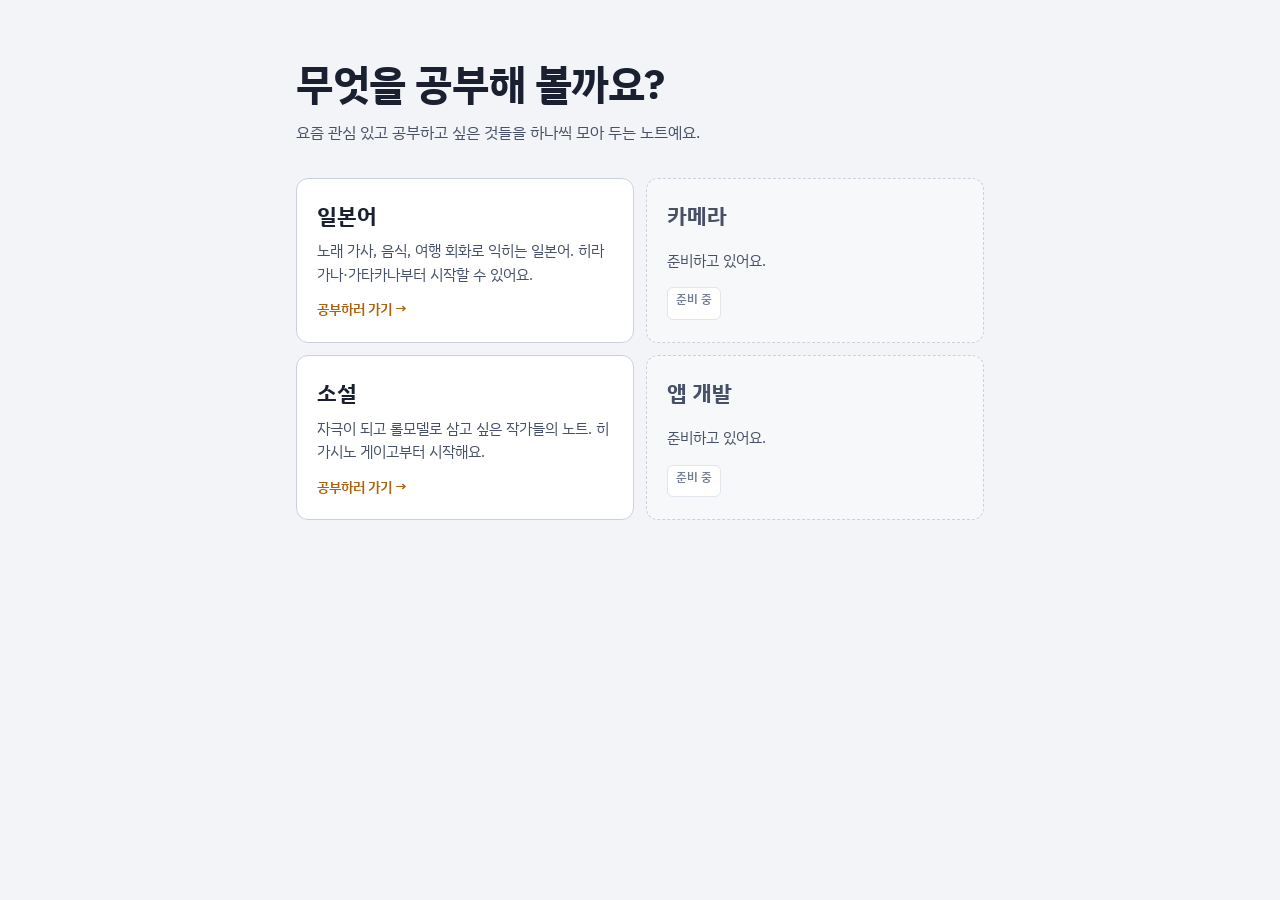
<file: index.html>
<!doctype html>
<html lang="ko">
<meta charset="utf-8">
<meta name="viewport" content="width=device-width,initial-scale=1,viewport-fit=cover">
<title>공부 노트</title>
<script>
  /* 예전 주소(…/showcase#song.pretender 등)로 들어오면 일본어 페이지의 같은 화면으로 보내요. */
  if (/^#(home|song\.|kana|guide|vocab|food|travel)/.test(location.hash)) location.replace('japanese/index.html' + location.hash);
</script>
<link rel="preconnect" href="https://fonts.googleapis.com">
<link rel="preconnect" href="https://fonts.gstatic.com" crossorigin>
<link rel="stylesheet" href="https://fonts.googleapis.com/css2?family=IBM+Plex+Sans+KR:wght@400;500;600;700&display=swap">
<style>
/* 공부 노트 첫 페이지(주제 고르기). 색 토큰은 japanese/index.html과 같은 값을 써요. */
:root{
  --paper:#F3F4F7; --sheet:#FFFFFF; --sheet-2:#F7F8FA;
  --ink:#1A2030; --ink-2:#465066; --ink-3:#737D92; --rule:#E2E5EB; --rule-2:#CBD1DB;
  --accent:#A8640F; --accent-soft:#F6EAD6;
  --font-ui:"IBM Plex Sans KR","Apple SD Gothic Neo","Malgun Gothic","Noto Sans KR",system-ui,sans-serif;
  --radius:12px; --gutter:16px;
  color-scheme:light;
}
@media (prefers-color-scheme: dark){
  :root:not([data-theme="light"]){
    --paper:#12151C; --sheet:#1A1F29; --sheet-2:#151922;
    --ink:#E7EAF0; --ink-2:#B3BACA; --ink-3:#8A92A5; --rule:#2A303D; --rule-2:#3A4252;
    --accent:#E2A34A; --accent-soft:#3A2C17;
    color-scheme:dark;
  }
}
:root[data-theme="dark"]{
  --paper:#12151C; --sheet:#1A1F29; --sheet-2:#151922;
  --ink:#E7EAF0; --ink-2:#B3BACA; --ink-3:#8A92A5; --rule:#2A303D; --rule-2:#3A4252;
  --accent:#E2A34A; --accent-soft:#3A2C17;
  color-scheme:dark;
}
*,*::before,*::after{ box-sizing:border-box }
html,body{ margin:0 }
body{ min-height:100vh; background:var(--paper); color:var(--ink); font-family:var(--font-ui); line-height:1.6; -webkit-font-smoothing:antialiased }
main{ max-width:720px; margin:0 auto; padding:56px var(--gutter) 64px }
h1{ margin:0; font-size:clamp(1.8rem,6vw,2.6rem); font-weight:700; letter-spacing:-.01em; line-height:1.3 }
.lede{ margin:10px 0 0; color:var(--ink-2) }
.langs{ display:grid; grid-template-columns:repeat(auto-fill,minmax(min(100%,15rem),1fr)); gap:12px; margin-top:32px; padding:0; list-style:none }
.lang{ display:grid; gap:6px; height:100%; padding:20px 20px 22px; border:1px solid var(--rule-2); border-radius:var(--radius); background:var(--sheet); color:inherit; text-decoration:none; transition:border-color .15s, box-shadow .15s }
a.lang:hover{ border-color:var(--ink-3) }
a.lang:focus-visible{ outline:none; box-shadow:0 0 0 2px var(--ink) }
.lang-name{ font-size:1.35rem; font-weight:700 }
.lang-desc{ font-size:.92rem; color:var(--ink-2) }
.lang-go{ margin-top:6px; font-size:.85rem; font-weight:600; color:var(--accent) }
.lang.soon{ background:var(--sheet-2); border-style:dashed }
.lang.soon .lang-name{ color:var(--ink-2) }
.soon-tag{ justify-self:start; padding:1px 8px; border-radius:6px; font-size:.75rem; font-weight:600; color:var(--ink-3); background:var(--sheet); border:1px solid var(--rule) }
@media (prefers-reduced-motion:reduce){ *{ transition:none!important } }
</style>

<main>
  <h1>무엇을 공부해 볼까요?</h1>
  <p class="lede">요즘 관심 있고 공부하고 싶은 것들을 하나씩 모아 두는 노트예요.</p>
  <ul class="langs">
    <li>
      <a class="lang" href="japanese/index.html">
        <span class="lang-name">일본어</span>
        <span class="lang-desc">노래 가사, 음식, 여행 회화로 익히는 일본어. 히라가나·가타카나부터 시작할 수 있어요.</span>
        <span class="lang-go">공부하러 가기 →</span>
      </a>
    </li>
    <li>
      <div class="lang soon" aria-disabled="true">
        <span class="lang-name">카메라</span>
        <span class="lang-desc">준비하고 있어요.</span>
        <span class="soon-tag">준비 중</span>
      </div>
    </li>
    <li>
      <a class="lang" href="novel/index.html">
        <span class="lang-name">소설</span>
        <span class="lang-desc">자극이 되고 롤모델로 삼고 싶은 작가들의 노트. 히가시노 게이고부터 시작해요.</span>
        <span class="lang-go">공부하러 가기 →</span>
      </a>
    </li>
    <li>
      <div class="lang soon" aria-disabled="true">
        <span class="lang-name">앱 개발</span>
        <span class="lang-desc">준비하고 있어요.</span>
        <span class="soon-tag">준비 중</span>
      </div>
    </li>
  </ul>
</main>
</file>
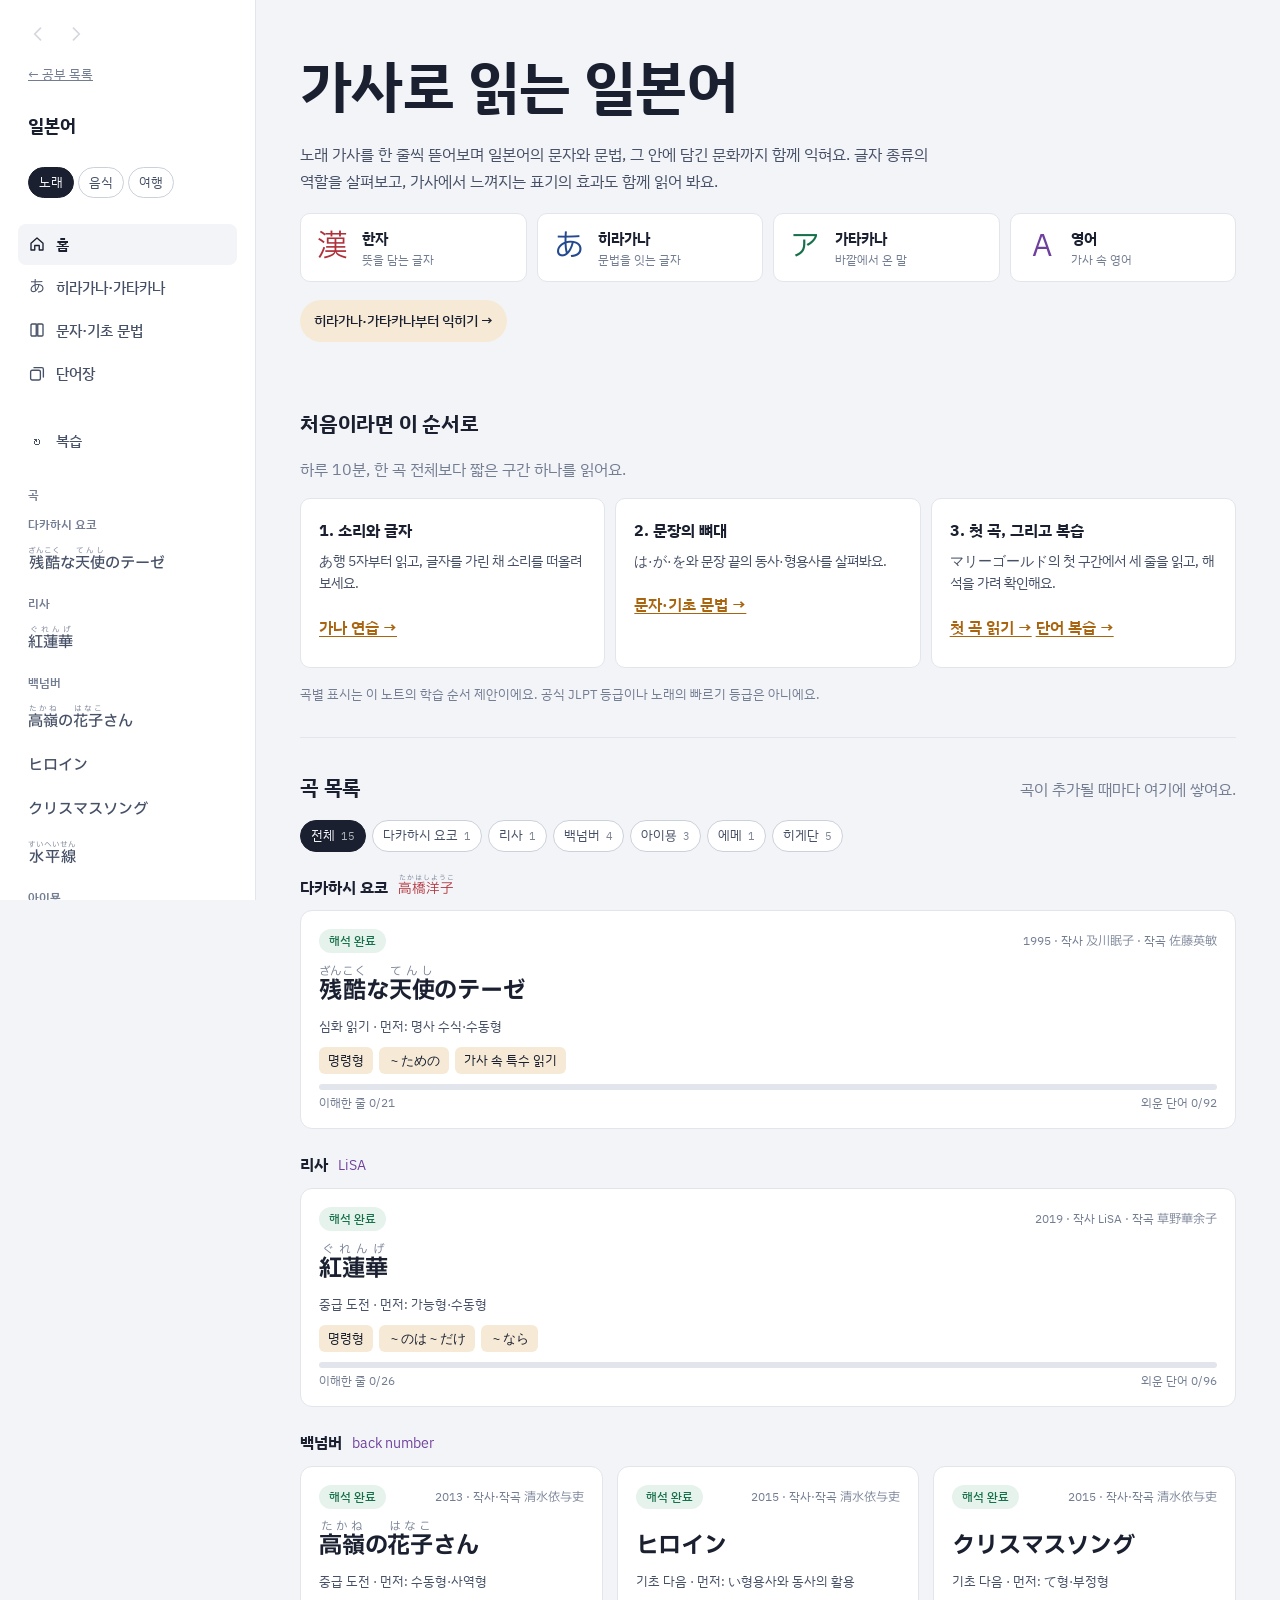
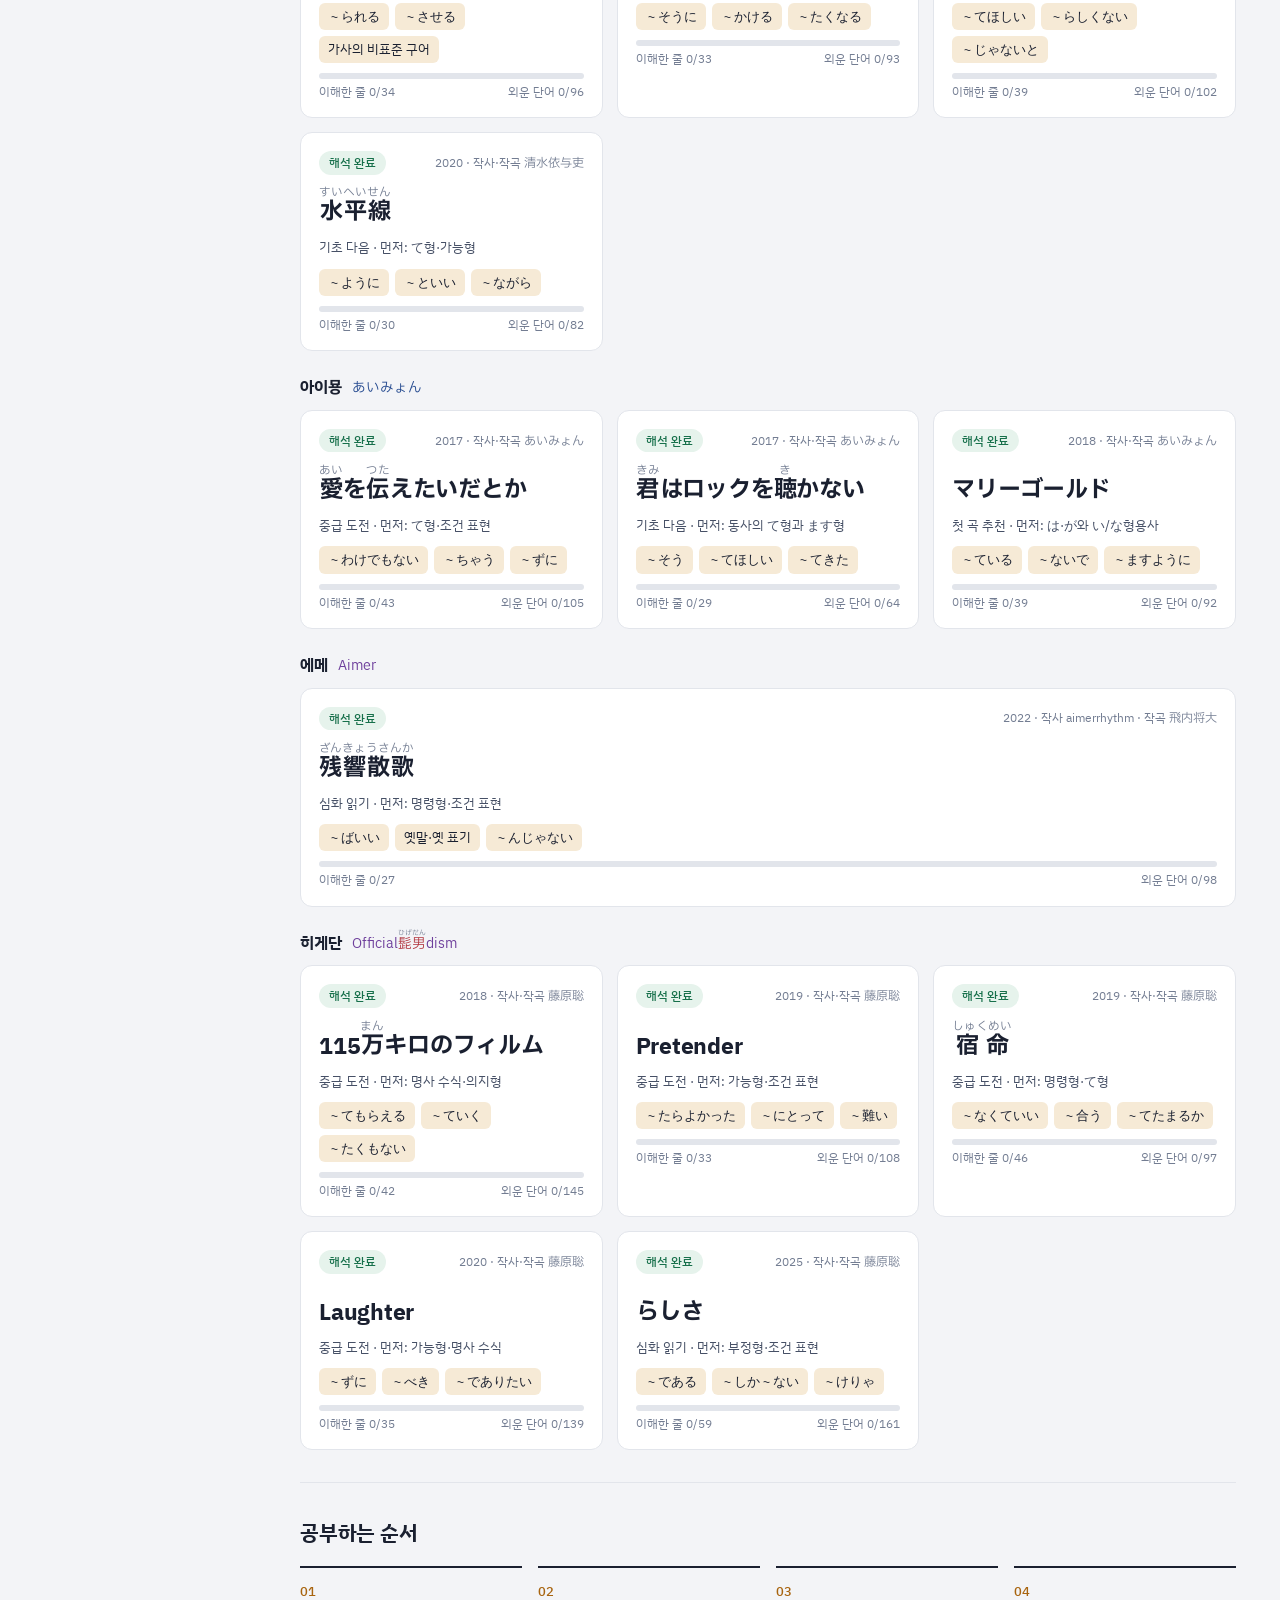
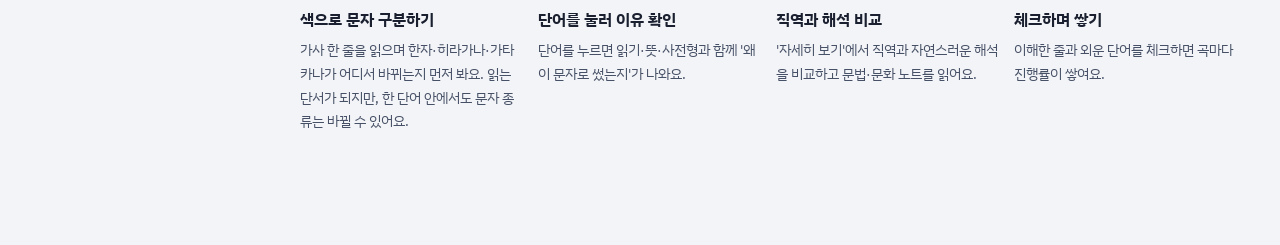
<file: japanese/index.html>
<!doctype html>
<html lang="ko">
<meta charset="utf-8">
<meta name="viewport" content="width=device-width,initial-scale=1,viewport-fit=cover">
<title>일본어</title>
<link rel="preconnect" href="https://fonts.googleapis.com">
<link rel="preconnect" href="https://fonts.gstatic.com" crossorigin>
<link rel="stylesheet" href="https://fonts.googleapis.com/css2?family=IBM+Plex+Sans+JP:wght@400;500;600;700&family=IBM+Plex+Sans+KR:wght@400;500;600;700&display=swap">
<style>
/* Layout: 공책 — 데스크톱은 왼쪽 목차(곡·가이드) + 본문, 휴대폰은 상단 바 + 하단 탭. 가사 한 줄 = 노트 카드 한 장.
   색은 UI가 아니라 '문자 종류'에 쓴다: 한자 紅 · 히라가나 藍 · 가타카나 若竹 · 영어 紫. UI 강조는 山吹 하나. */
:root{
  --paper:#F3F4F7; --paper-glass:rgba(243,244,247,.9); --sheet:#FFFFFF; --sheet-2:#F7F8FA;
  --ink:#1A2030; --ink-2:#465066; --ink-3:#737D92; --rule:#E2E5EB; --rule-2:#CBD1DB;
  --accent:#A8640F; --accent-ink:#FFFFFF; --accent-soft:#F6EAD6;
  --kanji:#B0303A; --hira:#24498F; --kata:#17704B; --latin:#6E3F9C;
  --kanji-tint:#FBECEE; --hira-tint:#EAF0FA; --kata-tint:#E6F3EC; --latin-tint:#F2EBF8;
  --scrim:rgba(14,18,28,.42); --shadow:0 12px 40px rgba(20,28,45,.16);
  --font-jp:"IBM Plex Sans JP","Hiragino Sans","Hiragino Kaku Gothic ProN","Yu Gothic","Noto Sans JP",sans-serif; /* 한국어(IBM Plex Sans KR)와 같은 가족이라 한 줄에 섞여도 굵기·높이가 맞아요 */
  --font-ui:"IBM Plex Sans KR","Apple SD Gothic Neo","Malgun Gothic","Noto Sans KR",system-ui,sans-serif;
  --font-mono:var(--font-ui); /* 숫자·로마자도 본문과 같은 글꼴(고정폭 글꼴은 쓰지 않아요). 자릿수는 tabular-nums로 맞춰요 */
  --lyric:1.55rem; --topbar-h:56px; --gutter:16px; --radius:10px;
}
@media (prefers-color-scheme: dark){
  :root:not([data-theme="light"]){
    --paper:#12151C; --paper-glass:rgba(18,21,28,.9); --sheet:#1A1F29; --sheet-2:#151922;
    --ink:#E7EAF0; --ink-2:#B3BACA; --ink-3:#8A92A5; --rule:#2A303D; --rule-2:#3A4252;
    --accent:#E2A34A; --accent-ink:#1A1206; --accent-soft:#3A2C17;
    --kanji:#FF8E93; --hira:#93B4F5; --kata:#6FD4A6; --latin:#CDA6F0;
    --kanji-tint:#3A2125; --hira-tint:#1E2A42; --kata-tint:#183329; --latin-tint:#2E2340;
    --scrim:rgba(0,0,0,.6); --shadow:0 12px 40px rgba(0,0,0,.5);
    color-scheme:dark;
  }
}
:root[data-theme="dark"]{
  --paper:#12151C; --paper-glass:rgba(18,21,28,.9); --sheet:#1A1F29; --sheet-2:#151922;
  --ink:#E7EAF0; --ink-2:#B3BACA; --ink-3:#8A92A5; --rule:#2A303D; --rule-2:#3A4252;
  --accent:#E2A34A; --accent-ink:#1A1206; --accent-soft:#3A2C17;
  --kanji:#FF8E93; --hira:#93B4F5; --kata:#6FD4A6; --latin:#CDA6F0;
  --kanji-tint:#3A2125; --hira-tint:#1E2A42; --kata-tint:#183329; --latin-tint:#2E2340;
  --scrim:rgba(0,0,0,.6); --shadow:0 12px 40px rgba(0,0,0,.5);
  color-scheme:dark;
}
:root[data-size="s"]{ --lyric:1.3rem }
:root[data-size="l"]{ --lyric:1.85rem }
:root[data-size="xl"]{ --lyric:2.2rem }

*,*::before,*::after{ box-sizing:border-box }
[hidden]{ display:none !important }
body{ background:var(--paper); color:var(--ink); font:400 1rem/1.65 var(--font-ui); -webkit-text-size-adjust:100% }
button{ font:inherit; color:inherit; background:none; border:0; padding:0; margin:0; cursor:pointer; text-align:inherit }
a{ color:inherit }
h1,h2,h3,h4{ margin:0; text-wrap:balance }
p,ul,ol,dl{ margin:0 }
:focus-visible{ outline:2px solid var(--accent); outline-offset:2px; border-radius:6px }
.jp{ font-family:var(--font-jp) }
.mono{ font-family:var(--font-mono); font-variant-numeric:tabular-nums }
.muted{ color:var(--ink-3) }
.grow{ flex:1 }
.eyebrow{ font:600 .74rem/1.3 var(--font-ui); letter-spacing:.06em; color:var(--ink-3) }

/* 문자 색 */
.colorize .s-k,.force-color .s-k{ color:var(--kanji) }
.colorize .s-h,.force-color .s-h{ color:var(--hira) }
.colorize .s-a,.force-color .s-a{ color:var(--kata) }
.colorize .s-l,.force-color .s-l{ color:var(--latin) }
ruby{ ruby-position:over }
rt{ font-family:var(--font-jp); font-size:.5em; font-weight:400; color:var(--ink-3); letter-spacing:0 }
ruby.sp .rb{ text-decoration:underline dashed var(--accent) 1.5px; text-underline-offset:.3em }
ruby.sp rt{ color:var(--accent) }
/* 가사 본문은 후리가나·한글 발음을 꺼도 자리를 비워 둬서, 켜고 끌 때 글자 위치가 움직이지 않아요. */
.no-furi .lyric rt{ visibility:hidden }
.no-furi .chip rt{ display:none }

/* 뼈대 */
.shell{ display:grid; grid-template-columns:minmax(0,1fr); min-height:100vh }
.side{ display:none }
.col{ min-width:0; display:flex; flex-direction:column }
.topbar{ position:sticky; top:env(safe-area-inset-top,0px); z-index:20; height:var(--topbar-h); display:flex; align-items:center; gap:12px; padding-inline:var(--gutter); background:var(--paper-glass); -webkit-backdrop-filter:blur(10px); backdrop-filter:blur(10px); border-bottom:1px solid var(--rule) }
.brand{ display:flex; align-items:baseline; gap:8px }
.brand-ko{ font-weight:700; letter-spacing:-.01em }
.view{ width:100%; max-width:1120px; margin-inline:auto; padding-inline:var(--gutter); padding-block:20px calc(100px + env(safe-area-inset-bottom,0px)); min-width:0 }
.nav-glyph{ display:inline-grid; place-items:center; width:18px; height:18px; font-family:var(--font-jp); font-weight:400; font-size:1rem; line-height:1 }
.nav-glyph.big{ width:22px; height:22px; font-size:1.2rem }
.tabbar{ position:fixed; left:0; right:0; bottom:0; z-index:30; display:grid; grid-template-columns:repeat(5,minmax(0,1fr)); background:var(--sheet); border-top:1px solid var(--rule); padding-bottom:env(safe-area-inset-bottom,0px) }
.tabbar button{ display:flex; flex-direction:column; align-items:center; gap:2px; padding:8px 0 7px; font-size:.7rem; color:var(--ink-3); text-align:center }
.tabbar button[aria-current="page"]{ color:var(--ink); font-weight:600 }
.ico{ flex:none; width:36px; height:36px; display:inline-grid; place-items:center; border-radius:8px; color:var(--ink-3) }
.ico:hover{ background:var(--sheet-2); color:var(--ink) }
.hist{ flex:none; display:flex; gap:2px; margin-left:-8px }
.hist .ico{ color:var(--ink-2) }
.hist .ico:disabled{ opacity:.3; cursor:default; background:none; color:var(--ink-3) }
.no-tts [data-a="speak"],.no-tts [data-a="speak-line"],.no-tts [data-tts]{ display:none }
html:not(.can-dl) [data-dl]{ display:none }

@media (min-width:960px){
  :root{ --topbar-h:0px; --gutter:44px }
  .shell{ grid-template-columns:256px minmax(0,1fr) }
  .side{ display:flex; flex-direction:column; gap:26px; position:sticky; top:env(safe-area-inset-top,0px); height:100vh; overflow-y:auto; padding:28px 18px; border-right:1px solid var(--rule); background:var(--sheet) }
  .topbar,.tabbar{ display:none }
  .view{ padding-block:40px 80px }
  .side .hist{ margin:-12px 0 -14px 2px }
}
.side-brand{ display:grid; gap:2px; padding-inline:10px }
.side-brand .brand-ko{ font-size:1.12rem }
.side-nav{ display:grid; gap:2px }
.nav-item{ width:100%; display:flex; align-items:center; gap:10px; padding:8px 10px; border-radius:8px; color:var(--ink-2); font-weight:500; font-size:.95rem; text-decoration:none }
.nav-item:hover{ background:var(--sheet-2); color:var(--ink) }
.nav-item[aria-current="page"]{ background:var(--paper); color:var(--ink); font-weight:600 }
.side-h{ padding-inline:10px; margin-bottom:4px }
.song-item .si-t{ flex:1; min-width:0; overflow:hidden; text-overflow:ellipsis; white-space:nowrap }
.si-tag{ flex:none; font-size:.7rem; color:var(--ink-3); border:1px solid var(--rule); border-radius:999px; padding:1px 7px }
.song-item.soon{ color:var(--ink-3); cursor:default }
.song-item.soon:hover{ background:none; color:var(--ink-3) }
.side-foot{ margin-top:auto; display:grid; gap:6px }
.side-sync{ display:flex; align-items:center; gap:8px; padding-inline:10px; font-size:.76rem; color:var(--ink-3) }
.side-sync::before{ content:""; width:7px; height:7px; border-radius:50%; background:var(--rule-2) }
.side-sync[data-on="1"]::before{ background:var(--kata) }

/* 공통 블록 */
.block{ display:grid; gap:16px; padding-block:32px }
.block + .block{ border-top:1px solid var(--rule) }
.block-head{ display:flex; flex-wrap:wrap; align-items:baseline; justify-content:space-between; gap:4px 16px }
.h2{ font-size:1.3rem; font-weight:700; letter-spacing:-.01em }
.page-head{ display:grid; gap:10px; padding-bottom:24px; border-bottom:1px solid var(--rule) }
.page-title{ font-size:clamp(1.8rem,5vw,2.6rem); font-weight:700; letter-spacing:-.02em; line-height:1.2 }
.lede{ max-width:40rem; color:var(--ink-2); font-size:1.03rem }
.empty{ padding:32px 16px; text-align:center; color:var(--ink-3); border:1px dashed var(--rule-2); border-radius:12px; list-style:none }
.tg{ flex:none; display:inline-flex; align-items:center; gap:6px; padding:6px 12px; border-radius:999px; border:1px solid var(--rule-2); background:var(--sheet); font-size:.85rem; color:var(--ink-2); white-space:nowrap }
.tg:hover{ border-color:var(--ink-3); color:var(--ink) }
.tg[aria-pressed="true"]{ background:var(--ink); color:var(--paper); border-color:var(--ink) }
.tg.sm{ padding:4px 10px; font-size:.8rem }
.tg-sep{ flex:none; width:1px; height:20px; background:var(--rule-2); margin-inline:2px }
.aside-box{ display:block; padding:14px 16px; border-radius:var(--radius); background:var(--sheet-2); border:1px dashed var(--rule-2); font-size:.93rem; color:var(--ink-2) }
/* 상자 안의 글과 일본어 조각이 한 문단으로 이어지도록 block으로 둬요(grid면 조각마다 줄이 갈라져요). */
.aside-box > .eyebrow{ display:block; margin-bottom:4px }
.aside-box > p + p{ margin-top:6px }
.ref{ font-size:.76rem; color:var(--ink-2); text-decoration:underline; text-underline-offset:2px; text-decoration-color:var(--rule-2) }
.ref:hover{ color:var(--ink); text-decoration-color:currentColor }

/* 홈 */
.hero{ display:grid; gap:18px; padding-block:8px 32px }
.hero-title{ font-weight:700; font-size:clamp(2rem,7.5vw,3.6rem); line-height:1.3; letter-spacing:-.01em }
.legend{ display:grid; grid-template-columns:repeat(2,minmax(0,1fr)); gap:10px }
@media (min-width:640px){ .legend{ grid-template-columns:repeat(4,minmax(0,1fr)) } }
.lg{ display:flex; align-items:center; gap:12px; padding:12px 14px; border-radius:var(--radius); background:var(--sheet); border:1px solid var(--rule); min-width:0 }
.lg-ch{ flex:none; font-family:var(--font-jp); font-weight:400; font-size:1.9rem; line-height:1; width:1.15em; text-align:center }
.lg-k .lg-ch{ color:var(--kanji) } .lg-h .lg-ch{ color:var(--hira) } .lg-a .lg-ch{ color:var(--kata) } .lg-l .lg-ch{ color:var(--latin) }
.lg b{ display:block; font-size:.95rem }
.lg small{ display:block; color:var(--ink-3); font-size:.78rem; line-height:1.4 }
.resume{ justify-self:start; display:inline-flex; align-items:center; gap:8px; padding:9px 14px; border-radius:999px; background:var(--accent-soft); color:var(--ink); font-size:.9rem; font-weight:500 }
.song-list{ display:grid; gap:22px }
.artist-group{ display:grid; gap:10px }
.artist-h{ display:flex; flex-wrap:wrap; align-items:baseline; gap:4px 10px; font-size:1.02rem; font-weight:700 }
.artist-h .jp{ font-size:.85rem; font-weight:400; color:var(--ink-3) }
.artist-about{ padding:20px; border:1px solid var(--rule); border-radius:12px; background:var(--sheet) }
.side-artist{ padding:8px 10px 2px; font-size:.72rem; font-weight:600; color:var(--ink-3) }
.cards{ display:grid; grid-template-columns:repeat(auto-fit,minmax(min(100%,280px),1fr)); gap:14px }
.song-card{ display:grid; align-content:start; gap:10px; padding:18px; border-radius:12px; background:var(--sheet); border:1px solid var(--rule); text-decoration:none; transition:border-color .15s,transform .15s }
a.song-card:hover{ border-color:var(--rule-2); transform:translateY(-1px) }
.song-card.soon{ background:transparent; border-style:dashed }
.sc-top{ display:flex; justify-content:space-between; align-items:center; gap:8px }
.pill{ font:500 .72rem/1 var(--font-ui); padding:5px 9px; border-radius:999px; background:var(--sheet-2); color:var(--ink-2); border:1px solid var(--rule); white-space:nowrap }
.pill.ready{ background:var(--kata-tint); color:var(--kata); border-color:transparent }
.pill.demo{ background:var(--accent-soft); color:var(--accent); border-color:transparent }
.sc-meta{ font-size:.76rem; color:var(--ink-3); text-align:right }
.sc-title{ font-size:1.45rem; font-weight:700; letter-spacing:-.01em; line-height:1.25; display:flex; align-items:flex-end; min-height:1.8em } /* 후리가나가 있는 제목과 없는 제목의 높이를 맞춰요 */
.sc-sub{ color:var(--ink-2); font-size:.9rem }
.prog{ display:grid; gap:6px }
.prog-bar{ height:6px; border-radius:99px; background:var(--rule); overflow:hidden }
.prog-bar i{ display:block; height:100%; width:0; background:var(--accent); border-radius:inherit; transition:width .3s }
.prog-txt{ display:flex; justify-content:space-between; gap:8px; font:400 .74rem/1.2 var(--font-mono); color:var(--ink-3); font-variant-numeric:tabular-nums }
.steps{ list-style:none; padding:0; display:grid; gap:16px; grid-template-columns:repeat(auto-fit,minmax(min(100%,210px),1fr)); counter-reset:step }
.steps li{ counter-increment:step; display:grid; align-content:start; gap:6px; padding-top:14px; border-top:2px solid var(--ink) }
.steps li::before{ content:counter(step,decimal-leading-zero); font:500 .8rem var(--font-mono); color:var(--accent) }
.steps b{ font-size:1rem }
.steps p{ font-size:.9rem; color:var(--ink-2) }
.band{ display:grid; gap:28px }
@media (min-width:860px){ .band{ grid-template-columns:minmax(0,1.15fr) minmax(0,1fr) } }
.band-text{ display:grid; align-content:start; gap:14px }
.band-text > p{ color:var(--ink-2) }
.members{ display:grid; grid-template-columns:repeat(2,minmax(0,1fr)); gap:8px }
.member{ display:grid; padding:10px 12px; background:var(--sheet); border:1px solid var(--rule); border-radius:8px; min-width:0 }
.member .jp{ font-weight:600; font-size:1.05rem; line-height:1.9 }
.member small{ color:var(--ink-3); font-size:.78rem }
.timeline{ list-style:none; padding:0; display:grid; margin-top:8px }
.timeline li{ display:grid; grid-template-columns:3.2rem minmax(0,1fr); gap:12px; padding:10px 0; border-bottom:1px solid var(--rule) }
.tl-y{ font:500 .85rem/1.6 var(--font-mono); color:var(--accent); font-variant-numeric:tabular-nums }
.tl-t{ font-weight:600 }
.tl-d{ display:block; font-size:.84rem; color:var(--ink-2) }

/* 곡 페이지 */
.song-head{ display:grid; gap:8px; padding-bottom:22px }
.back{ display:inline-flex; align-items:center; gap:4px; font-size:.85rem; color:var(--ink-3); width:max-content; margin-bottom:6px }
.back:hover{ color:var(--ink) }
.song-title{ font-size:clamp(2rem,6vw,3rem); font-weight:700; letter-spacing:-.02em; line-height:1.15 }
.song-sub{ color:var(--ink-2); max-width:40rem }
.song-head .prog{ max-width:420px; margin-top:8px }
.tabs{ display:flex; gap:2px; border-bottom:1px solid var(--rule); overflow-x:auto; scrollbar-width:none; margin-bottom:6px }
.tabs::-webkit-scrollbar{ display:none }
.tab{ flex:none; padding:10px 14px; color:var(--ink-3); font-weight:500; border-bottom:2px solid transparent; margin-bottom:-1px; text-decoration:none }
.tab:hover{ color:var(--ink) }
.tab[aria-selected="true"]{ color:var(--ink); border-color:var(--ink); font-weight:600 }
.tab .cnt{ font:400 .72rem var(--font-mono); color:var(--ink-3); margin-left:5px }
.toolbar{ position:sticky; top:calc(env(safe-area-inset-top,0px) + var(--topbar-h)); z-index:10; display:flex; align-items:center; gap:6px; overflow-x:auto; scrollbar-width:none; margin-inline:calc(-1 * var(--gutter)); padding:10px var(--gutter); background:var(--paper-glass); -webkit-backdrop-filter:blur(10px); backdrop-filter:blur(10px) }
.toolbar::-webkit-scrollbar{ display:none }
.song-layout{ display:grid; gap:32px; padding-top:10px }
.lines-col{ min-width:0; max-width:780px }
.rail{ display:none }
@media (min-width:1240px){
  .song-layout{ grid-template-columns:minmax(0,1fr) 220px }
  .rail{ display:block; position:sticky; top:72px; align-self:start }
  .sec-jump{ display:none }
}
.rail-box{ display:grid; gap:8px; padding-bottom:18px; margin-bottom:18px; border-bottom:1px solid var(--rule) }
.rail-link{ display:flex; justify-content:space-between; gap:8px; padding:3px 0; font-size:.88rem; color:var(--ink-2) }
.rail-link:hover{ color:var(--ink) }
.rail-link .mono{ font-size:.75rem; color:var(--ink-3) }
.legend-inline{ display:none; flex-wrap:wrap; gap:4px 14px; font-size:.78rem; color:var(--ink-3); margin-bottom:14px }
.colorize .legend-inline{ display:flex }
.legend-inline span{ display:inline-flex; align-items:center; gap:6px }
.legend-inline span::before{ content:""; width:.62em; height:.62em; border-radius:2px; background:var(--rule-2) }
.legend-inline .li-k::before{ background:var(--kanji) } .legend-inline .li-h::before{ background:var(--hira) }
.legend-inline .li-a::before{ background:var(--kata) } .legend-inline .li-l::before{ background:var(--latin) }
.legend-inline .li-sp::before{ width:1.1em; height:0; border-radius:0; background:none; border-bottom:1.5px dashed var(--accent) }
.sec-jump{ display:flex; gap:6px; overflow-x:auto; scrollbar-width:none; margin-bottom:16px }
.sec{ display:grid; gap:10px; margin-bottom:30px; scroll-margin-top:calc(var(--topbar-h) + 64px) }
.sec.cont{ margin-top:-12px }
.sec-h{ display:flex; align-items:center; gap:10px; font-size:.8rem; font-weight:600; letter-spacing:.04em; color:var(--ink-3); padding-block:4px }
.sec-h::after{ content:""; flex:1; height:1px; background:var(--rule) }
.sec-note{ font-size:.9rem; color:var(--ink-2) }
.line-list{ list-style:none; padding:0; display:grid; gap:10px }
.line{ background:var(--sheet); border:1px solid var(--rule); border-radius:var(--radius); scroll-margin-top:calc(var(--topbar-h) + 72px) }
.line.open{ border-color:var(--rule-2) }
.line.flash{ animation:flash 1.6s ease-out }
@keyframes flash{ 0%,30%{ box-shadow:0 0 0 3px var(--accent) } 100%{ box-shadow:0 0 0 0 transparent } }
.line-head{ display:flex; align-items:center; gap:4px; padding:8px 10px 0 16px }
.ln{ font:500 .75rem var(--font-mono); color:var(--ink-3); font-variant-numeric:tabular-nums }
.line.done .ln{ color:var(--accent) }
.check{ flex:none; width:30px; height:30px; display:inline-grid; place-items:center; border-radius:50%; border:1.5px solid var(--rule-2); color:transparent; margin-left:4px }
.check:hover{ border-color:var(--accent); color:var(--accent) }
.check[aria-pressed="true"]{ background:var(--accent); border-color:var(--accent); color:var(--accent-ink) }
.lyric{ font-family:var(--font-jp); font-weight:400; font-size:var(--lyric); line-height:2.1; padding:0 16px; line-break:strict; overflow-wrap:anywhere }
.tok{ cursor:pointer; border-radius:4px; transition:background-color .12s }
.tok:hover{ background:var(--sheet-2) }
.tok.punct{ cursor:default }
.tok.punct:hover{ background:none }
.tok.sel{ background:var(--accent-soft) }
.gaps .lyric .tok:not(.punct){ margin-inline:.08em }
.gaps .lyric .tok:not(.punct) > .tok-jp{ box-shadow:inset 0 -2px 0 var(--rule-2) }
.kr-map{ line-height:1.2 }
.kr-map .tok-jp{ line-height:2.1 }
.kr-map .tok{ display:inline-flex; flex-direction:column; align-items:center; vertical-align:bottom; padding-bottom:2px }
.kr-map .tok-kr{ display:block; visibility:hidden; margin-top:5px; font-family:var(--font-ui); font-weight:400; font-size:.72rem; line-height:1.2; color:var(--ink-2); white-space:nowrap; letter-spacing:0 }
.show-kr .kr-map .tok-kr{ visibility:visible }
.kr-line{ padding:0 16px; font-size:.88rem; line-height:1.5; color:var(--ink-2); visibility:hidden }
.show-kr .kr-line{ visibility:visible }
.romaji{ display:none; padding:0 16px; font:400 .82rem/1.5 var(--font-mono); color:var(--ink-3) }
.show-romaji .romaji{ display:block }
.dlg{ list-style:none; display:grid; gap:6px; padding:8px 8px 10px; border:1px dashed var(--rule-2); border-radius:calc(var(--radius) + 4px); background:var(--sheet-2) }
.dlg-label{ padding:0 6px; font-size:.72rem; font-weight:600; color:var(--ink-3) }
.dlg .line-list{ gap:6px }
.who-tag{ margin-left:8px; padding:1px 8px; border-radius:5px; font-size:.72rem; font-weight:600; color:var(--ink-2); background:var(--sheet-2); border:1px solid var(--rule) }
.rep-tag{ margin-left:8px; padding:1px 8px; border:1px solid var(--rule); border-radius:999px; font-size:.7rem; color:var(--ink-3); font-variant-numeric:tabular-nums }
.rep-note{ font-size:.88rem; color:var(--ink-2); padding:10px 12px; border-radius:8px; background:var(--sheet-2) }
.ko-wrap{ position:relative; padding:14px 16px 0 }
.ko-hint{ display:none }
.hide-ko .ko-wrap:not(.revealed){ cursor:pointer }
.hide-ko .ko-wrap:not(.revealed) .ko{ filter:blur(6px); opacity:.5; -webkit-user-select:none; user-select:none }
.hide-ko .ko-wrap:not(.revealed) .ko-hint{ position:absolute; inset:6px 16px 0; display:flex; align-items:center; font-size:.84rem; font-weight:600; color:var(--ink-2) }
.more{ display:inline-flex; align-items:center; gap:6px; margin:6px 8px 8px; padding:6px 8px; font-size:.85rem; color:var(--ink-2); border-radius:6px }
.more:hover{ background:var(--sheet-2); color:var(--ink) }
.more svg{ transition:transform .2s }
.line.open .more svg{ transform:rotate(180deg) }
.detail{ display:grid; gap:20px; padding:16px; border-top:1px dashed var(--rule-2) }
.d-label{ display:flex; flex-wrap:wrap; align-items:baseline; gap:4px 8px; font-size:.76rem; font-weight:600; letter-spacing:.04em; color:var(--ink-3); margin-bottom:8px }
.d-label small{ font-weight:400; letter-spacing:0 }
.d-block p{ font-size:.95rem }
.lit{ color:var(--ink-2) }
.d-culture{ padding:12px 14px; border-radius:8px; background:var(--sheet-2) }
.chips{ display:flex; flex-wrap:wrap; gap:6px }
.chip{ display:inline-grid; justify-items:center; padding:2px 10px 6px; border:1px solid var(--rule-2); border-radius:8px; background:var(--sheet); min-width:2.6rem; text-align:center }
.chip:hover{ border-color:var(--ink-3) }
.chip.func{ background:var(--sheet-2); border-style:dashed }
.chip.sel{ border-color:var(--ink); box-shadow:0 0 0 1px var(--ink) }
.chip-jp{ font-family:var(--font-jp); font-weight:400; font-size:1.15rem; line-height:1.95 }
.chip-m{ font-size:.72rem; color:var(--ink-3); max-width:8.5em; white-space:nowrap; overflow:hidden; text-overflow:ellipsis }
.tokpanel{ display:grid; gap:12px; margin-top:10px; padding:12px 14px 14px; background:var(--sheet-2); border:1px solid var(--rule); border-radius:10px }
.tp-head{ display:flex; align-items:center; gap:4px }
.tp-step{ display:inline-flex; gap:0; padding-inline:2px; border-inline:1px solid var(--rule) }
.tp-step .ico:disabled{ opacity:.3; cursor:default }
.tp-jp{ font-family:var(--font-jp); font-weight:400; font-size:1.8rem; line-height:1.85; margin-right:auto; min-width:0 }
.kv{ display:grid; grid-template-columns:4.2rem minmax(0,1fr); gap:6px 12px; font-size:.93rem }
.kv dt{ color:var(--ink-3); font-size:.8rem; padding-top:.18em }
.kv dd{ margin:0; min-width:0 }
.why,.tnote{ display:grid; gap:4px; font-size:.93rem }
.why h4,.tnote h4{ font-size:.78rem; font-weight:600; color:var(--ink-3) }
.why{ padding:10px 12px; border-radius:8px; background:var(--sheet); border:1px solid var(--rule) }
.learn{ justify-self:start; display:inline-flex; align-items:center; gap:6px; padding:7px 14px 7px 10px; border-radius:999px; border:1px solid var(--rule-2); background:var(--sheet); font-size:.85rem }
.learn svg{ color:var(--ink-3) }
.learn[aria-pressed="true"]{ background:var(--accent); color:var(--accent-ink); border-color:var(--accent) }
.learn[aria-pressed="true"] svg{ color:inherit }
.gram{ list-style:none; padding:0; display:grid; gap:12px }
.gram li{ display:grid; gap:2px }
.gram li + li{ padding-top:12px; border-top:1px dotted var(--rule-2) }
.g-k{ font-family:var(--font-jp); font-weight:400; font-size:1.08rem; line-height:1.9 }
.g-d{ font-size:.93rem; color:var(--ink-2) }
.tab-lede{ font-size:.92rem; padding-block:14px }
.gram.big{ background:var(--sheet); border:1px solid var(--rule); border-radius:var(--radius); padding:16px; max-width:780px }
.gram.big .g-k{ font-size:1.25rem }
.notes-layout{ display:grid; gap:16px; max-width:780px; padding-top:16px }
.intro{ display:grid; gap:10px; font-size:1.02rem; color:var(--ink-2) }
.facts{ display:grid; grid-template-columns:5rem minmax(0,1fr); gap:8px 14px; padding:14px 16px; border-radius:var(--radius); background:var(--sheet); border:1px solid var(--rule); font-size:.93rem }
.facts dt{ color:var(--ink-3) }
.facts dd{ margin:0; min-width:0 }
.note-card{ display:grid; gap:8px; padding:18px; border-radius:var(--radius); background:var(--sheet); border:1px solid var(--rule) }
.note-card h3{ font-size:1.08rem; font-weight:700 }
.note-card p{ color:var(--ink-2); font-size:.95rem }
a.ext{ justify-self:start; font-weight:600; font-size:.92rem }

/* 단어장 */
.vtools{ display:grid; gap:10px; padding-block:16px 10px }
.search{ width:100%; padding:10px 14px; border-radius:10px; border:1px solid var(--rule-2); background:var(--sheet); font:inherit; color:var(--ink) }
.search::placeholder{ color:var(--ink-3) }
.vtools-row{ display:flex; flex-wrap:wrap; align-items:center; justify-content:space-between; gap:10px }
.seg{ display:flex; flex-wrap:wrap; gap:6px }
.mini-sw{ display:inline-flex; align-items:center; gap:8px; font-size:.85rem; color:var(--ink-2); cursor:pointer }
.switch{ -webkit-appearance:none; appearance:none; flex:none; width:42px; height:24px; margin:0; border-radius:99px; background:var(--rule-2); position:relative; cursor:pointer; transition:background-color .15s }
.switch::after{ content:""; position:absolute; top:3px; left:3px; width:18px; height:18px; border-radius:50%; background:var(--sheet); box-shadow:0 1px 2px rgba(0,0,0,.25); transition:transform .15s }
.switch:checked{ background:var(--ink) }
.switch:checked::after{ transform:translateX(18px) }
.mini-sw .switch{ width:36px; height:20px }
.mini-sw .switch::after{ width:14px; height:14px }
.mini-sw .switch:checked::after{ transform:translateX(16px) }
.vcount{ font:400 .78rem var(--font-mono); color:var(--ink-3); padding-bottom:8px; font-variant-numeric:tabular-nums }
.vlist{ list-style:none; padding:0; display:grid; border-top:1px solid var(--rule); max-width:860px }
.vrow{ border-bottom:1px solid var(--rule) }
.v-top{ display:grid; grid-template-columns:minmax(0,1fr) auto; align-items:center; gap:8px }
.v-main{ display:grid; grid-template-columns:minmax(4.2rem,auto) minmax(0,1fr) auto; gap:14px; align-items:center; width:100%; padding:12px 2px; border-radius:8px }
.v-main:hover .v-chev{ color:var(--ink) }
.vrow.learned .v-jp,.vrow.learned .v-mean{ opacity:.5 }
.v-jp{ font-family:var(--font-jp); font-weight:400; font-size:1.4rem; line-height:1.9 }
.v-body{ display:grid; gap:2px; min-width:0 }
.v-line1{ display:flex; flex-wrap:wrap; align-items:center; gap:2px 8px; font-size:.8rem; color:var(--ink-3) }
.v-mean{ font-size:.96rem }
.v-chev{ display:inline-grid; color:var(--ink-3); transition:transform .2s }
.vrow.open .v-chev{ transform:rotate(180deg) }
.v-act{ display:flex; align-items:center; gap:2px }
.vtools-r{ display:inline-flex; flex-wrap:wrap; align-items:center; gap:10px }
.seg-label{ align-self:center; min-width:2.6rem; font-size:.74rem; font-weight:600; letter-spacing:.04em; color:var(--ink-3) }
.tg .cnt{ font:400 .7rem var(--font-mono); opacity:.7 }
.lv{ display:inline-block; padding:0 6px; border:1px solid var(--ink-3); border-radius:4px; font:600 .7rem/1.5 var(--font-mono); color:var(--ink); background:var(--sheet); white-space:nowrap; font-variant-numeric:tabular-nums }
.lv.base{ border-style:dashed }
.lv.none{ border-color:var(--rule-2); color:var(--ink-3); font-family:var(--font-ui); font-weight:500 }
.v-detail{ display:grid; gap:18px; margin:0 0 14px; padding:16px 18px 18px; border:1px solid var(--rule-2); border-radius:12px; background:var(--sheet) }
@media (min-width:880px){ .v-detail{ grid-template-columns:minmax(0,1fr) minmax(0,1fr); column-gap:28px; align-items:start } }
.wd-block{ display:grid; gap:8px; min-width:0 }
.wd-block .d-label{ margin-bottom:0 }
.ctx{ display:grid; gap:2px; padding:10px 12px; border-radius:8px; background:var(--sheet-2) }
.ctx-jp{ font-family:var(--font-jp); font-weight:400; font-size:1.12rem; line-height:1.95; overflow-wrap:anywhere }
.ctx-jp mark.hl{ background:var(--accent-soft); color:inherit; border-radius:3px; padding:0 .08em }
.ctx-ko{ font-size:.88rem; color:var(--ink-2) }
.ctx-meta{ font-size:.75rem; color:var(--ink-3) }
.wex{ display:grid; gap:0 }
.wex-jp{ flex:1; min-width:0; font-family:var(--font-jp); font-weight:400; font-size:1.12rem; line-height:1.95 }
.cls-note{ font-size:.8rem; color:var(--ink-3) }
.cls-note b{ color:var(--ink-2) }
.forms{ display:grid; grid-template-columns:repeat(auto-fill,minmax(8.6rem,1fr)); gap:6px }
.form{ display:grid; padding:5px 10px 4px; border:1px solid var(--rule); border-radius:8px; background:var(--sheet); min-width:0 }
.form small{ font-size:.7rem; color:var(--ink-3); line-height:1.4 }
.form .jp{ font-weight:600; font-size:1.02rem; line-height:1.9 }
.form.in-lyric{ border-color:var(--accent); background:var(--accent-soft) }
.rels{ display:flex; flex-wrap:wrap; gap:6px }
.rel{ display:inline-grid; padding:2px 10px 6px; border:1px solid var(--rule-2); border-radius:8px; background:var(--sheet); max-width:100% }
.rel-top{ display:flex; align-items:baseline; gap:6px }
.rel .jp{ font-weight:600; font-size:1.02rem; line-height:1.9 }
.rel-r{ font-size:.66rem; font-weight:600; color:var(--accent); white-space:nowrap }
.rel small{ font-size:.76rem; color:var(--ink-2) }
.tp-more{ border-top:1px dashed var(--rule-2); padding-top:10px }
.tp-more summary{ cursor:pointer; font-size:.84rem; font-weight:600; color:var(--ink-2) }
.tp-more-body{ display:grid; gap:14px; margin-top:12px }

/* 가이드 */
.toc{ display:flex; flex-wrap:wrap; gap:6px; margin-top:6px }
.gsec{ display:grid; gap:14px; padding-block:32px; border-bottom:1px solid var(--rule); max-width:780px; scroll-margin-top:calc(var(--topbar-h) + 12px) }
.gsec h2{ display:flex; flex-wrap:wrap; align-items:baseline; gap:4px 12px; font-size:1.35rem; font-weight:700 }
.gsec h2 .jp{ font-size:1rem; font-weight:600 }
.gsec h2 rt{ font-size:.5em }
.gsec > p{ color:var(--ink-2) }
.gsec b{ color:var(--ink) }
.ex{ display:grid; gap:2px; padding:12px 16px 14px; background:var(--sheet); border:1px solid var(--rule); border-radius:var(--radius) }
.ex-row{ display:flex; align-items:center; gap:8px }
.ex-jp{ flex:1; min-width:0; font-family:var(--font-jp); font-weight:400; font-size:1.5rem; line-height:2.05 }
.ex-ko{ font-size:.9rem; color:var(--ink-2) }
.ex-grid{ display:grid; gap:10px; grid-template-columns:repeat(auto-fit,minmax(min(100%,170px),1fr)) }
.ex-grid .ex-jp{ font-size:1.35rem }
.roles{ display:grid; gap:10px; grid-template-columns:repeat(auto-fit,minmax(min(100%,200px),1fr)) }
.role{ display:grid; align-content:start; gap:4px; padding:14px 16px; border-radius:var(--radius); font-size:.9rem; color:var(--ink-2) }
.role h3{ font-size:1rem }
.role.k{ background:var(--kanji-tint) } .role.k h3{ color:var(--kanji) }
.role.h{ background:var(--hira-tint) } .role.h h3{ color:var(--hira) }
.role.a{ background:var(--kata-tint) } .role.a h3{ color:var(--kata) }
.rules{ padding-left:1.2em; display:grid; gap:10px; color:var(--ink-2) }
.rules li::marker{ color:var(--ink-3) }
.ex-inline{ font-weight:600; font-size:1.08em }
.table-wrap{ overflow-x:auto; border:1px solid var(--rule); border-radius:var(--radius); background:var(--sheet) }
table{ border-collapse:collapse; width:100%; min-width:520px; font-size:.92rem }
th,td{ text-align:left; padding:9px 12px; border-bottom:1px solid var(--rule); vertical-align:middle }
th{ font-size:.74rem; font-weight:600; letter-spacing:.04em; color:var(--ink-3); background:var(--sheet-2) }
tr:last-child td{ border-bottom:0 }
td.p-jp{ font-family:var(--font-jp); font-weight:400; font-size:1.2rem; color:var(--hira); white-space:nowrap }
td.p-ro{ font-family:var(--font-mono); font-size:.82rem; color:var(--ink-3) }

/* 히라가나·가타카나 */
.hero-links{ display:flex; flex-wrap:wrap; gap:8px }
.gsec.wide{ max-width:none }
.kana-wrap{ display:grid; gap:24px }
.kana-main{ display:grid; gap:14px; min-width:0; max-width:780px }
.kana-side{ display:none }
@media (min-width:1000px){
  .kana-wrap{ grid-template-columns:minmax(0,1fr) 300px; align-items:start }
  .kana-side{ display:block; position:sticky; top:24px }
}
.k-sub{ font-size:1.05rem; font-weight:700; margin-top:12px; scroll-margin-top:calc(var(--topbar-h) + 12px) }
.k-p{ color:var(--ink-2); font-size:.94rem }
.terms{ display:grid; gap:8px; grid-template-columns:repeat(auto-fill,minmax(min(100%,20rem),1fr)) }
.term{ display:grid; gap:2px; padding:10px 14px 12px; border:1px solid var(--rule); border-radius:var(--radius); background:var(--sheet) }
.term-top{ display:flex; flex-wrap:wrap; align-items:baseline; gap:2px 10px }
.term-top .jp{ font-size:1.05rem; line-height:1.9 }
.term-ko{ font-size:.78rem; color:var(--ink-3) }
.term p{ font-size:.9rem; color:var(--ink-2) }
.k-jp{ margin-left:6px; font-size:.82rem; font-weight:400; color:var(--ink-3) }
.kgrid{ display:grid; grid-template-columns:2.6rem repeat(var(--cols,5),minmax(0,1fr)); gap:4px; max-width:560px }
.kg-head{ text-align:center; font:500 .72rem var(--font-mono); color:var(--ink-3); padding-bottom:2px }
.kg-row{ align-self:center; font-family:var(--font-jp); font-size:.82rem; font-weight:600; color:var(--ink-3); text-align:center }
.kcell{ display:grid; justify-items:center; gap:0; padding:5px 2px 4px; min-width:0; border:1px solid var(--rule); border-radius:8px; background:var(--sheet); text-align:center }
.kcell:hover{ border-color:var(--ink-3) }
.kcell.sel{ border-color:var(--ink); box-shadow:0 0 0 1px var(--ink) }
.kcell.empty{ border:0; background:none }
.kc-chars{ display:flex; align-items:baseline; justify-content:center; gap:3px; font-family:var(--font-jp); font-weight:400; line-height:1.25 }
.kh{ font-size:1.45rem; color:var(--hira) }
.kk{ font-size:1rem; color:var(--kata) }
.kmode-h .kk,.kmode-k .kh{ display:none }
.kmode-k .kk{ font-size:1.45rem }
.kcell small{ font:400 .66rem var(--font-mono); color:var(--ink-3); white-space:nowrap; overflow:hidden; text-overflow:ellipsis; max-width:100% }
.kdetail{ display:grid; gap:12px; padding:16px; background:var(--sheet); border:1px solid var(--rule-2); border-radius:12px; max-width:560px }
.kgrid > .kdetail{ grid-column:1 / -1; max-width:none; margin-block:4px }
.kd-one{ display:grid; justify-items:center; gap:2px; padding:10px 6px; border-radius:10px }
.kd-one.h{ background:var(--hira-tint) }
.kd-one.a{ background:var(--kata-tint) }
.kd-label{ font-size:.72rem; font-weight:600; color:var(--ink-3) }
.kd-big{ font-family:var(--font-jp); font-weight:400; font-size:3rem; line-height:1.25 }
.kd-one.h .kd-big{ color:var(--hira) }
.kd-one.a .kd-big{ color:var(--kata) }
.kd-src{ font-size:.78rem; color:var(--ink-2); text-align:center }
.kd-src .jp{ font-size:1.15rem; font-weight:600; color:var(--kanji) }
.kd-read{ display:flex; align-items:center; gap:10px; font-size:1rem }
.kd-ro{ font:500 1rem var(--font-mono) }
.ext-grid{ display:grid; grid-template-columns:repeat(auto-fill,minmax(min(100%,10.5rem),1fr)); grid-auto-rows:1fr; gap:8px }
.ext{ display:grid; gap:1px; padding:10px 12px; border:1px solid var(--rule); border-radius:var(--radius); background:var(--sheet) }
.ext-k{ font-family:var(--font-jp); font-weight:400; font-size:1.5rem; line-height:1.3; color:var(--kata) }
.ext-ro{ font:400 .74rem var(--font-mono); color:var(--ink-3) }
.ext-w{ font-size:.85rem; color:var(--ink-2) }
.ext-w .jp{ font-weight:600 }
.conf-grid{ display:grid; grid-template-columns:repeat(auto-fill,minmax(min(100%,15rem),1fr)); gap:8px }
.conf-grid.twins{ grid-template-columns:repeat(auto-fill,minmax(min(100%,9rem),1fr)) }
.conf{ display:grid; gap:4px; padding:12px 14px; border:1px solid var(--rule); border-radius:var(--radius); background:var(--sheet) }
.conf-k{ font-family:var(--font-jp); font-weight:400; font-size:1.7rem; line-height:1.3; letter-spacing:.05em }
.conf p{ font-size:.86rem; color:var(--ink-2) }
.quiz{ display:grid; gap:12px; max-width:560px }
.q-top{ display:flex; flex-wrap:wrap; gap:8px 16px }
.q-card{ display:grid; justify-items:center; gap:14px; padding:20px 16px; border:1px solid var(--rule-2); border-radius:14px; background:var(--sheet) }
.q-char{ font-family:var(--font-jp); font-weight:400; font-size:4.5rem; line-height:1.15 }
.q-choices{ display:grid; grid-template-columns:repeat(2,minmax(0,1fr)); gap:8px; width:100% }
.q-btn{ padding:12px 8px; border:1px solid var(--rule-2); border-radius:10px; background:var(--sheet-2); font:500 1rem var(--font-ui); text-align:center }
.q-btn:hover:not(:disabled){ border-color:var(--ink-3) }
.q-btn:disabled{ cursor:default; opacity:.6 }
.q-btn.right{ opacity:1; border-color:var(--kata); background:var(--kata-tint); color:var(--kata) }
.q-btn.wrong{ opacity:1; border-color:var(--kanji); background:var(--kanji-tint); color:var(--kanji) }
.q-fb{ font-size:.92rem; color:var(--ink-2); text-align:center }
.q-score{ font:400 .8rem var(--font-mono); color:var(--ink-3); font-variant-numeric:tabular-nums }

/* 설정 시트 */
.scrim{ position:fixed; inset:0; z-index:40; background:var(--scrim) }
.sheet{ position:fixed; z-index:50; left:0; right:0; bottom:0; max-height:88vh; overflow-y:auto; display:grid; gap:22px; padding:18px 16px calc(22px + env(safe-area-inset-bottom,0px)); background:var(--sheet); border-radius:16px 16px 0 0; box-shadow:var(--shadow) }
@media (min-width:720px){ .sheet{ left:auto; right:24px; top:24px; bottom:auto; width:400px; max-height:calc(100vh - 48px); border-radius:16px; padding-bottom:22px } }
.sheet-head{ display:flex; align-items:center; justify-content:space-between }
.sheet-head h2{ font-size:1.1rem; font-weight:700 }
.set-group{ display:grid; gap:8px }
.sw{ display:flex; align-items:center; justify-content:space-between; gap:16px; padding:9px 0; border-bottom:1px solid var(--rule); cursor:pointer }
.sw small{ display:block; color:var(--ink-3); font-size:.8rem; line-height:1.4 }
.segs{ display:grid; grid-template-columns:repeat(4,minmax(0,1fr)); gap:4px; padding:4px; border-radius:10px; background:var(--sheet-2); border:1px solid var(--rule) }
.segs.three{ grid-template-columns:repeat(3,minmax(0,1fr)) }
.segs button{ padding:7px 0; border-radius:7px; font-size:.85rem; color:var(--ink-2); text-align:center }
.segs button[aria-pressed="true"]{ background:var(--sheet); color:var(--ink); font-weight:600; box-shadow:0 1px 3px rgba(0,0,0,.14) }
.hint{ font-size:.8rem; color:var(--ink-3) }
.sync{ font-size:.86rem; color:var(--ink-2); padding:12px 14px; border-radius:10px; background:var(--sheet-2) }
.danger{ justify-self:start; padding:8px 12px; border-radius:8px; border:1px solid var(--rule-2); color:var(--kanji); font-size:.85rem }
.danger.armed{ background:var(--kanji); border-color:var(--kanji); color:var(--sheet) }
.dl-btn{ justify-self:start; padding:8px 12px; border-radius:8px; border:1px solid var(--rule-2); color:var(--ink); font-size:.85rem; font-weight:500 }
.dl-btn:disabled{ opacity:.55 }
.tg:disabled{ opacity:.45; cursor:default }
.mode-tg{ flex-wrap:nowrap; gap:4px }
.lang-back{ padding-inline:10px; font-size:.8rem; color:var(--ink-3) }
.lang-back:hover{ color:var(--ink) }
.side .mode-tg{ padding-inline:10px }
.food-grid{ display:grid; grid-template-columns:repeat(auto-fill,minmax(min(100%,13.5rem),1fr)); gap:8px }
.food{ display:grid; align-content:start; gap:3px; padding:10px 12px 12px; border:1px solid var(--rule); border-radius:var(--radius); background:var(--sheet) }
.food-top{ display:flex; align-items:center; justify-content:space-between; gap:6px }
.food-jp{ font-family:var(--font-jp); font-weight:400; font-size:1.35rem; line-height:1.9 }
.food-hg{ font-size:.8rem; color:var(--ink-3) }
.food-m{ font-size:.95rem; font-weight:600 }
.food-n{ font-size:.82rem; color:var(--ink-2) }
.food-talk{ display:grid; gap:8px }
.food-who{ flex:none; padding:1px 7px; border-radius:5px; font-size:.72rem; font-weight:600; color:var(--ink-2); background:var(--sheet-2); border:1px solid var(--rule) }
.toast{ position:fixed; left:50%; transform:translateX(-50%); bottom:calc(78px + env(safe-area-inset-bottom,0px)); z-index:60; max-width:calc(100vw - 32px); padding:9px 16px; border-radius:999px; background:var(--ink); color:var(--paper); font-size:.86rem; box-shadow:var(--shadow); text-align:center }
@media (min-width:960px){ .toast{ bottom:28px } }
@media (prefers-reduced-motion:reduce){ *,*::before,*::after{ transition:none!important; animation:none!important; scroll-behavior:auto!important } }
</style>
<link rel="stylesheet" href="learning.css">

<div class="shell" lang="ko">
  <aside class="side" aria-label="탐색">
    <div class="hist" role="group" aria-label="화면 이동">
      <button class="ico" data-a="hist" data-d="-1" aria-label="뒤로" title="뒤로" disabled><svg viewBox="0 0 24 24" width="20" height="20" aria-hidden="true"><path d="M15 5l-7 7 7 7" fill="none" stroke="currentColor" stroke-width="2" stroke-linecap="round" stroke-linejoin="round"/></svg></button>
      <button class="ico" data-a="hist" data-d="1" aria-label="앞으로" title="앞으로" disabled><svg viewBox="0 0 24 24" width="20" height="20" aria-hidden="true"><path d="M9 5l7 7-7 7" fill="none" stroke="currentColor" stroke-width="2" stroke-linecap="round" stroke-linejoin="round"/></svg></button>
    </div>
    <a class="lang-back" href="../index.html" data-lang-back hidden>← 공부 목록</a>
    <button class="side-brand" data-a="nav" data-to="home">
      <span class="brand-ko">일본어</span>
    </button>
    <div class="seg mode-tg" role="group" aria-label="학습 모드"><button class="tg sm" data-a="mode" data-v="song" aria-pressed="true">노래</button><button class="tg sm" data-a="mode" data-v="food" aria-pressed="false">음식</button><button class="tg sm" data-a="mode" data-v="travel" aria-pressed="false">여행</button></div>
    <nav class="side-nav" aria-label="주요 메뉴">
      <button class="nav-item" data-a="nav" data-to="home" data-nav="home"><svg viewBox="0 0 24 24" width="18" height="18" aria-hidden="true"><path d="M4 11l8-7 8 7v9h-5v-6H9v6H4z" fill="none" stroke="currentColor" stroke-width="1.8" stroke-linejoin="round"/></svg><span>홈</span></button>
      <button class="nav-item" data-a="nav" data-to="kana" data-nav="kana"><span class="nav-glyph" lang="ja" aria-hidden="true">あ</span><span>히라가나·가타카나</span></button>
      <button class="nav-item" data-a="nav" data-to="guide" data-nav="guide"><svg viewBox="0 0 24 24" width="18" height="18" aria-hidden="true"><path d="M4 5.5C4 4.7 4.7 4 5.5 4H11v16H5.5A1.5 1.5 0 0 1 4 18.5zM20 5.5c0-.8-.7-1.5-1.5-1.5H13v16h5.5c.8 0 1.5-.7 1.5-1.5z" fill="none" stroke="currentColor" stroke-width="1.8" stroke-linejoin="round"/></svg><span>문자·기초 문법</span></button>
      <button class="nav-item" data-a="nav" data-to="vocab" data-nav="vocab"><svg viewBox="0 0 24 24" width="18" height="18" aria-hidden="true"><rect x="3.5" y="7" width="13" height="13" rx="2" fill="none" stroke="currentColor" stroke-width="1.8"/><path d="M8 3.5h10.5a2 2 0 0 1 2 2V16" fill="none" stroke="currentColor" stroke-width="1.8" stroke-linecap="round"/></svg><span>단어장</span></button>
    </nav>
    <nav class="side-nav" aria-label="복습"><button class="nav-item" data-a="nav" data-to="review" data-nav="review"><span class="nav-glyph" aria-hidden="true">↻</span><span>복습</span></button></nav>
    <div id="side-songs-wrap">
      <p class="eyebrow side-h">곡</p>
      <div class="side-nav" id="side-songs"></div>
    </div>
    <div class="side-foot">
      <button class="nav-item" data-a="open-settings"><svg viewBox="0 0 24 24" width="18" height="18" aria-hidden="true"><path d="M4 7h9M17 7h3M4 17h3M11 17h9" fill="none" stroke="currentColor" stroke-width="1.8" stroke-linecap="round"/><circle cx="15" cy="7" r="2.2" fill="none" stroke="currentColor" stroke-width="1.8"/><circle cx="9" cy="17" r="2.2" fill="none" stroke="currentColor" stroke-width="1.8"/></svg><span>보기 설정</span></button>
      <p class="side-sync" id="side-sync">이 브라우저에만 저장</p>
    </div>
  </aside>

  <div class="col">
    <header class="topbar">
      <div class="hist" role="group" aria-label="화면 이동">
        <button class="ico" data-a="hist" data-d="-1" aria-label="뒤로" title="뒤로" disabled><svg viewBox="0 0 24 24" width="22" height="22" aria-hidden="true"><path d="M15 5l-7 7 7 7" fill="none" stroke="currentColor" stroke-width="2" stroke-linecap="round" stroke-linejoin="round"/></svg></button>
        <button class="ico" data-a="hist" data-d="1" aria-label="앞으로" title="앞으로" disabled><svg viewBox="0 0 24 24" width="22" height="22" aria-hidden="true"><path d="M9 5l7 7-7 7" fill="none" stroke="currentColor" stroke-width="2" stroke-linecap="round" stroke-linejoin="round"/></svg></button>
      </div>
      <button class="brand" data-a="nav" data-to="home"><span class="brand-ko">일본어</span></button>
      <div class="seg mode-tg" role="group" aria-label="학습 모드"><button class="tg sm" data-a="mode" data-v="song" aria-pressed="true">노래</button><button class="tg sm" data-a="mode" data-v="food" aria-pressed="false">음식</button><button class="tg sm" data-a="mode" data-v="travel" aria-pressed="false">여행</button></div>
      <span class="grow"></span>
      <a class="ico" href="../index.html" data-lang-back hidden aria-label="공부 목록" title="공부 목록"><svg viewBox="0 0 24 24" width="20" height="20" aria-hidden="true"><rect x="4" y="4" width="6.5" height="6.5" rx="1.5" fill="none" stroke="currentColor" stroke-width="1.8"/><rect x="13.5" y="4" width="6.5" height="6.5" rx="1.5" fill="none" stroke="currentColor" stroke-width="1.8"/><rect x="4" y="13.5" width="6.5" height="6.5" rx="1.5" fill="none" stroke="currentColor" stroke-width="1.8"/><rect x="13.5" y="13.5" width="6.5" height="6.5" rx="1.5" fill="none" stroke="currentColor" stroke-width="1.8"/></svg></a>
      <button class="ico" data-a="open-settings" aria-label="보기 설정"><svg viewBox="0 0 24 24" width="20" height="20" aria-hidden="true"><path d="M4 7h9M17 7h3M4 17h3M11 17h9" fill="none" stroke="currentColor" stroke-width="1.8" stroke-linecap="round"/><circle cx="15" cy="7" r="2.2" fill="none" stroke="currentColor" stroke-width="1.8"/><circle cx="9" cy="17" r="2.2" fill="none" stroke="currentColor" stroke-width="1.8"/></svg></button>
    </header>
    <main id="view" class="view"></main>
  </div>
</div>

<nav class="tabbar" aria-label="주요 메뉴" lang="ko">
  <button data-a="nav" data-to="home" data-nav="home"><svg viewBox="0 0 24 24" width="22" height="22" aria-hidden="true"><path d="M4 11l8-7 8 7v9h-5v-6H9v6H4z" fill="none" stroke="currentColor" stroke-width="1.8" stroke-linejoin="round"/></svg>홈</button>
  <button data-a="nav" data-to="kana" data-nav="kana"><span class="nav-glyph big" lang="ja" aria-hidden="true">あ</span>가나</button>
  <button data-a="nav" data-to="guide" data-nav="guide"><svg viewBox="0 0 24 24" width="22" height="22" aria-hidden="true"><path d="M4 5.5C4 4.7 4.7 4 5.5 4H11v16H5.5A1.5 1.5 0 0 1 4 18.5zM20 5.5c0-.8-.7-1.5-1.5-1.5H13v16h5.5c.8 0 1.5-.7 1.5-1.5z" fill="none" stroke="currentColor" stroke-width="1.8" stroke-linejoin="round"/></svg>기초</button>
  <button data-a="nav" data-to="vocab" data-nav="vocab"><svg viewBox="0 0 24 24" width="22" height="22" aria-hidden="true"><rect x="3.5" y="7" width="13" height="13" rx="2" fill="none" stroke="currentColor" stroke-width="1.8"/><path d="M8 3.5h10.5a2 2 0 0 1 2 2V16" fill="none" stroke="currentColor" stroke-width="1.8" stroke-linecap="round"/></svg>단어장</button>
  <button data-a="nav" data-to="review" data-nav="review"><span class="nav-glyph big" aria-hidden="true">↻</span>복습</button>
</nav>

<div class="scrim" id="scrim" hidden></div>
<section class="sheet" id="sheet" role="dialog" aria-modal="true" aria-labelledby="sheet-title" lang="ko" hidden>
  <div class="sheet-head">
    <h2 id="sheet-title">보기 설정</h2>
    <button class="ico" data-a="close-settings" aria-label="설정 닫기"><svg viewBox="0 0 24 24" width="18" height="18" aria-hidden="true"><path d="M6 6l12 12M18 6L6 18" fill="none" stroke="currentColor" stroke-width="2" stroke-linecap="round"/></svg></button>
  </div>
  <div class="set-group">
    <p class="eyebrow">가사 표시</p>
    <label class="sw" for="opt-furi"><span>후리가나<small>한자 위에 읽는 법을 작게 표시</small></span><input class="switch" type="checkbox" id="opt-furi" data-opt="furi"></label>
    <label class="sw" for="opt-kr"><span>한글 발음<small>한국어로 적은 대략적인 발음 (장음은 -)</small></span><input class="switch" type="checkbox" id="opt-kr" data-opt="kr"></label>
    <label class="sw" for="opt-romaji"><span>로마자<small>알파벳으로 쓴 발음</small></span><input class="switch" type="checkbox" id="opt-romaji" data-opt="romaji"></label>
    <label class="sw" for="opt-color"><span>문자 색상 구분<small>한자·히라가나·가타카나·영어를 색으로 구분</small></span><input class="switch" type="checkbox" id="opt-color" data-opt="color"></label>
    <label class="sw" for="opt-hideko"><span>해석 가리기<small>먼저 뜻을 떠올려 본 뒤 눌러서 확인</small></span><input class="switch" type="checkbox" id="opt-hideko" data-opt="hideKo"></label>
  </div>
  <div class="set-group">
    <p class="eyebrow">가사 글자 크기</p>
    <div class="segs" role="group" aria-label="가사 글자 크기">
      <button data-a="set" data-key="size" data-val="s">작게</button>
      <button data-a="set" data-key="size" data-val="m">보통</button>
      <button data-a="set" data-key="size" data-val="l">크게</button>
      <button data-a="set" data-key="size" data-val="xl">아주 크게</button>
    </div>
  </div>
  <div class="set-group" data-tts>
    <p class="eyebrow">발음 듣기 속도</p>
    <div class="segs three" role="group" aria-label="발음 듣기 속도">
      <button data-a="set" data-key="rate" data-val="0.7">느리게</button>
      <button data-a="set" data-key="rate" data-val="0.9">보통</button>
      <button data-a="set" data-key="rate" data-val="1.1">빠르게</button>
    </div>
    <p class="hint">기기에 설치된 일본어 음성으로 읽어요. 실제 노래의 발음·억양과는 다를 수 있어요.</p>
  </div>
  <div class="set-group">
    <p class="eyebrow">학습 기록</p>
    <p class="sync" id="sync-label">이해한 줄과 외운 단어가 이 브라우저에만 저장돼요.</p>
    <button class="danger" data-a="reset">학습 기록 지우기</button>
  </div>
  <div class="set-group" data-dl>
    <p class="eyebrow">내려받기</p>
    <button class="dl-btn" data-a="download">HTML 파일로 내려받기</button>
    <p class="hint">모든 곡의 해석, 단어장, 가나 표를 담은 파일 하나예요. 인터넷 없이 브라우저로 열 수 있어서 다른 사람에게 그대로 보내 줄 수 있어요. 학습 기록은 담기지 않아요.</p>
  </div>
</section>
<div class="toast" id="toast" role="status" aria-live="polite" hidden></div>

<script src="learning.js"></script>
<script>
(function () {
  'use strict';

  /* ── 곡 목록 ───────────────────────────────────────────────
     곡을 추가할 때: 여기 한 줄 + songs/<id>.json 파일.
     곡 파일 형식
     { id, title, sub?, eyebrow?, artist?, year?, release?, tieIn?, lyricist?, composer?, listen?, intro?,
       notes?: [{ tag, title, body }],
       dict?: { "<표기>": { p, m, b, bm, w, n } }   ← 곡 안에서 반복되는 단어의 기본값 (토큰 값이 우선)
       sections: [{ label, part?(1절·2절·마지막 묶음 이름, 없으면 label로 짐작), note?, lines: [{
         id?, same?(앞 줄 id: 반복 가사), ko(해석), lit?(직역), s?(표기 포인트), c?(문화·뉘앙스), g?: [{ k, d }](문법), kr?(한글 발음 덮어쓰기),
         tk: [{ t(표기), p?(품사), m?(뜻), b?(사전형), bm?(사전형 뜻), w?(왜 이 문자), n?(메모),
                ro?(로마자 덮어쓰기), v?(단어장 포함 여부), k?(단어 키), lv?(JLPT) }] }] }] }
     표기 마크업: {漢字|かんじ} 루비 · {本気|マジ|*} 특수 읽기 · [[…]] 색 구분 예문 · **굵게** */
  /* 가수. 홈의 곡 목록을 가수별로 묶고, 가수를 고르면 about()이 소개로 나와요. CATALOG의 artist는 여기 id를 써요.
     ko는 버튼·제목에 쓰는 한국어 이름(가나다순으로 정렬), name은 원래 이름(루비 마크업 가능). */
  const ARTISTS = [
    { id: 'higedan', ko: '히게단', name: 'Official{髭男|ひげだん}dism', about: () => bandHTML() },
    { id: 'aimyon', ko: '아이묭', name: 'あいみょん', about: () => aimyonHTML() },
    { id: 'backnumber', ko: '백넘버', name: 'back number', about: () => backnumberHTML() },
    { id: 'lisa', ko: '리사', name: 'LiSA', about: () => lisaHTML() },
    { id: 'aimer', ko: '에메', name: 'Aimer', about: () => aimerHTML() },
    { id: 'takahashi', ko: '다카하시 요코', name: '{高橋洋子|たかはしようこ}', about: () => takahashiHTML() }
  ].sort((a, b) => a.ko.localeCompare(b.ko, 'ko'));
  const CATALOG = [
    /* 여행 회화도 곡과 같은 형식(travel.json)이라 같은 엔진으로 그려요. artist가 없어 곡 목록에는 안 나오고, 단어장에도 넣지 않아요. */
    { id: 'travel', file: 'travel.json', status: 'ready', kind: 'travel', title: '여행', sub: '', meta: '' },
    { id: 'thesis', file: 'songs/thesis.json', status: 'ready', artist: 'takahashi',
      title: '{残酷|ざんこく}な{天使|てんし}のテーゼ', sub: 'TV 애니메이션 「新世紀エヴァンゲリオン」 주제가 · 싱글', meta: '1995 · 작사 及川眠子 · 작곡 佐藤英敏' },
    { id: 'hanako', file: 'songs/hanako.json', status: 'ready', artist: 'backnumber',
      title: '{高嶺|たかね}の{花子|はなこ}さん', sub: '싱글', meta: '2013 · 작사·작곡 清水依与吏' },
    { id: 'heroine', file: 'songs/heroine.json', status: 'ready', artist: 'backnumber',
      title: 'ヒロイン', sub: '「JR SKISKI」 CM송 · 앨범 『シャンデリア』 수록', meta: '2015 · 작사·작곡 清水依与吏' },
    { id: 'xmassong', file: 'songs/xmassong.json', status: 'ready', artist: 'backnumber',
      title: 'クリスマスソング', sub: '드라마 「5→9〜私に恋したお坊さん〜」 주제가', meta: '2015 · 작사·작곡 清水依与吏' },
    { id: 'suiheisen', file: 'songs/suiheisen.json', status: 'ready', artist: 'backnumber',
      title: '{水平線|すいへいせん}', sub: '2020년 인터하이 취소를 계기로 만든 곡', meta: '2020 · 작사·작곡 清水依与吏' },
    { id: 'aiwo', file: 'songs/aiwo.json', status: 'ready', artist: 'aimyon',
      title: '{愛|あい}を{伝|つた}えたいだとか', sub: '싱글', meta: '2017 · 작사·작곡 あいみょん' },
    { id: 'kimirock', file: 'songs/kimirock.json', status: 'ready', artist: 'aimyon',
      title: '{君|きみ}はロックを{聴|き}かない', sub: '3번째 싱글 · 앨범 『青春のエキサイトメント』 수록', meta: '2017 · 작사·작곡 あいみょん' },
    { id: 'film', file: 'songs/film.json', status: 'ready', artist: 'higedan',
      title: '115{万|まん}キロのフィルム', sub: '앨범 『エスカパレード』 수록 · 영화 「思い、思われ、ふり、ふられ」(2020) 주제가', meta: '2018 · 작사·작곡 藤原聡' },
    { id: 'marigold', file: 'songs/marigold.json', status: 'ready', artist: 'aimyon',
      title: 'マリーゴールド', sub: '5번째 싱글 · 앨범 『瞬間的シックスセンス』 수록', meta: '2018 · 작사·작곡 あいみょん' },
    { id: 'pretender', file: 'songs/pretender.json', status: 'ready', artist: 'higedan',
      title: 'Pretender', sub: '영화 「コンフィデンスマンJP ロマンス編」 주제가', meta: '2019 · 작사·작곡 藤原聡' },
    { id: 'gurenge', file: 'songs/gurenge.json', status: 'ready', artist: 'lisa',
      title: '{紅蓮華|ぐれんげ}', sub: 'TV 애니메이션 「鬼滅の刃」 오프닝 테마 · 15번째 싱글', meta: '2019 · 작사 LiSA · 작곡 草野華余子' },
    { id: 'shukumei', file: 'songs/shukumei.json', status: 'ready', artist: 'higedan',
      title: '{宿命|しゅくめい}', sub: '고교야구 프로그램 「熱闘甲子園」 2019 테마송', meta: '2019 · 작사·작곡 藤原聡' },
    { id: 'laughter', file: 'songs/laughter.json', status: 'ready', artist: 'higedan',
      title: 'Laughter', sub: '영화 「コンフィデンスマンJP プリンセス編」 주제가', meta: '2020 · 작사·작곡 藤原聡' },
    { id: 'zankyosanka', file: 'songs/zankyosanka.json', status: 'ready', artist: 'aimer',
      title: '{残響散歌|ざんきょうさんか}', sub: 'TV 애니메이션 「鬼滅の刃」 遊郭編 오프닝 테마 · 20번째 싱글', meta: '2022 · 작사 aimerrhythm · 작곡 飛内将大' },
    { id: 'rashisa', file: 'songs/rashisa.json', status: 'ready', artist: 'higedan',
      title: 'らしさ', sub: '극장 애니메이션 「ひゃくえむ。」 주제가', meta: '2025 · 작사·작곡 藤原聡' }
  ];

  const ROOT = document.documentElement;
  const $ = (s, el) => (el || document).querySelector(s);
  const $$ = (s, el) => Array.from((el || document).querySelectorAll(s));
  const ESC = { '&': '&amp;', '<': '&lt;', '>': '&gt;', '"': '&quot;', "'": '&#39;' };
  const esc = (v) => String(v == null ? '' : v).replace(/[&<>"']/g, (c) => ESC[c]);
  const smooth = () => (matchMedia('(prefers-reduced-motion: reduce)').matches ? 'auto' : 'smooth');
  const store = {
    get(k, d) { try { const v = localStorage.getItem(k); return v == null ? d : JSON.parse(v); } catch (e) { return d; } },
    set(k, v) { try { localStorage.setItem(k, JSON.stringify(v)); } catch (e) { /* 저장 불가 환경 */ } }
  };
  const state = { route: 'home', rendered: null, song: null, pendingLine: null, allOpen: false,
    vf: { cat: 'all', lv: 'all', q: '', hide: false }, vopen: new Set(), lastFocus: null, toastT: 0, resetT: 0,
    mode: 'song', artist: store.get('hgn.artist', 'all'), ksel: null, kmode: 'h', quiz: { mode: 'h', cur: null, right: 0, total: 0, streak: 0, best: +store.get('hgn.kanaBest', 0) || 0, scope: 'a' } };

  const I = {
    speaker: '<svg viewBox="0 0 24 24" width="18" height="18" aria-hidden="true"><path d="M4 9.5v5h3.5L12 18.5v-13L7.5 9.5z" fill="currentColor"/><path d="M15.5 9a4.2 4.2 0 0 1 0 6M18 6.5a7.8 7.8 0 0 1 0 11" fill="none" stroke="currentColor" stroke-width="1.7" stroke-linecap="round"/></svg>',
    check: '<svg viewBox="0 0 24 24" width="16" height="16" aria-hidden="true"><path d="M5.5 12.5l4 4L18.5 7.5" fill="none" stroke="currentColor" stroke-width="2.4" stroke-linecap="round" stroke-linejoin="round"/></svg>',
    chev: '<svg viewBox="0 0 24 24" width="16" height="16" aria-hidden="true"><path d="M6 9l6 6 6-6" fill="none" stroke="currentColor" stroke-width="2" stroke-linecap="round" stroke-linejoin="round"/></svg>',
    close: '<svg viewBox="0 0 24 24" width="18" height="18" aria-hidden="true"><path d="M6 6l12 12M18 6L6 18" fill="none" stroke="currentColor" stroke-width="2" stroke-linecap="round"/></svg>',
    back: '<svg viewBox="0 0 24 24" width="16" height="16" aria-hidden="true"><path d="M15 6l-6 6 6 6" fill="none" stroke="currentColor" stroke-width="2" stroke-linecap="round" stroke-linejoin="round"/></svg>'
  };

  /* ── 문자 판별과 표기 렌더링 ───────────────────────────── */
  function sc(ch) {
    const c = ch.codePointAt(0);
    if (c >= 0x3041 && c <= 0x309F) return 'h';
    if (c === 0x30FB) return 'p';
    if ((c >= 0x30A0 && c <= 0x30FF) || (c >= 0x31F0 && c <= 0x31FF) || (c >= 0xFF66 && c <= 0xFF9F)) return 'a';
    if ((c >= 0x4E00 && c <= 0x9FFF) || (c >= 0x3400 && c <= 0x4DBF) || (c >= 0xF900 && c <= 0xFAFF) || c === 0x3005 || c === 0x3006) return 'k';
    if (/[A-Za-z0-9０-９Ａ-Ｚａ-ｚ]/.test(ch)) return 'l';
    return 'p';
  }
  function scriptsOf(str) {
    const set = new Set(); let prev = null;
    for (const ch of str) { let k = sc(ch); if (ch === 'ー' && prev) k = prev; if (k !== 'p') { set.add(k); prev = k; } }
    return ['k', 'h', 'a', 'l'].filter((k) => set.has(k));
  }
  function paint(str) {
    let out = '', cur = null, buf = '';
    const flush = () => { if (buf) { out += cur === 'p' ? esc(buf) : '<span class="s-' + cur + '">' + esc(buf) + '</span>'; buf = ''; } };
    for (const ch of str) { let k = sc(ch); if (ch === 'ー' && cur && cur !== 'p') k = cur; if (k !== cur) { flush(); cur = k; } buf += ch; }
    flush(); return out;
  }
  const RUBY_RE = /\{([^{}|]+)\|([^{}|]+)(?:\|(\*))?\}/g;
  function segs(str) {
    const out = []; let last = 0; str = String(str || '');
    str.replace(RUBY_RE, (m, b, r, f, idx) => { if (idx > last) out.push({ t: str.slice(last, idx) }); out.push({ t: b, r: r, sp: !!f }); last = idx + m.length; return m; });
    if (last < str.length) out.push({ t: str.slice(last) });
    return out;
  }
  const plainOf = (s) => segs(s).map((x) => x.t).join('');
  const readingOf = (s) => segs(s).map((x) => x.r || x.t).join('');
  const speechOf = (s) => segs(s).map((x) => (x.sp ? x.r : x.t)).join('');
  function renderJP(s) {
    return segs(s).map((x) => (x.r
      ? '<ruby' + (x.sp ? ' class="sp"' : '') + '><span class="rb">' + paint(x.t) + '</span><rt>' + esc(x.r) + '</rt></ruby>'
      : paint(x.t))).join('');
  }
  const JP_RUN = /[぀-ヿ㐀-鿿豈-﫿々〆〜「」『』、。]+/g;
  function richPlain(s) {
    return segs(s).map((x) => (x.r
      ? '<ruby class="jp' + (x.sp ? ' sp' : '') + '" lang="ja"><span class="rb">' + esc(x.t) + '</span><rt>' + esc(x.r) + '</rt></ruby>'
      : esc(x.t).replace(JP_RUN, (m) => '<span class="jp" lang="ja">' + m + '</span>'))).join('');
  }
  function rich(src) {
    if (src == null || src === '') return '';
    return String(src).split(/(\[\[[^\]]+\]\])/).map((part) => (part.indexOf('[[') === 0
      ? '<span class="jp ex-inline force-color" lang="ja">' + renderJP(part.slice(2, -2)) + '</span>'
      : richPlain(part))).join('').replace(/\*\*(.+?)\*\*/g, '<b>$1</b>');
  }
  const paras = (t) => String(t || '').split(/\n{2,}/).map((p) => '<p>' + rich(p) + '</p>').join('');

  /* ── 가나 → 로마자 ─────────────────────────────────────── */
  const KANA = { 'あ':'a','い':'i','う':'u','え':'e','お':'o','か':'ka','き':'ki','く':'ku','け':'ke','こ':'ko','さ':'sa','し':'shi','す':'su','せ':'se','そ':'so','た':'ta','ち':'chi','つ':'tsu','て':'te','と':'to','な':'na','に':'ni','ぬ':'nu','ね':'ne','の':'no','は':'ha','ひ':'hi','ふ':'fu','へ':'he','ほ':'ho','ま':'ma','み':'mi','む':'mu','め':'me','も':'mo','や':'ya','ゆ':'yu','よ':'yo','ら':'ra','り':'ri','る':'ru','れ':'re','ろ':'ro','わ':'wa','ゐ':'i','ゑ':'e','を':'wo','ん':'n','が':'ga','ぎ':'gi','ぐ':'gu','げ':'ge','ご':'go','ざ':'za','じ':'ji','ず':'zu','ぜ':'ze','ぞ':'zo','だ':'da','ぢ':'ji','づ':'zu','で':'de','ど':'do','ば':'ba','び':'bi','ぶ':'bu','べ':'be','ぼ':'bo','ぱ':'pa','ぴ':'pi','ぷ':'pu','ぺ':'pe','ぽ':'po','ゔ':'vu','ぁ':'a','ぃ':'i','ぅ':'u','ぇ':'e','ぉ':'o','ゃ':'ya','ゅ':'yu','ょ':'yo','ゎ':'wa' };
  const toHira = (s) => String(s).replace(/[ァ-ヶ]/g, (c) => String.fromCharCode(c.charCodeAt(0) - 0x60));
  function syl(s, i) {
    const c = s[i], n = s[i + 1], b = KANA[c];
    if (!b) return null;
    if (n && 'ゃゅょ'.indexOf(n) >= 0) {
      const v = { 'ゃ': 'a', 'ゅ': 'u', 'ょ': 'o' }[n];
      const st = b.endsWith('i') && b.length > 1 ? b.slice(0, -1) : b.replace(/[aeiou]+$/, '');
      return { ro: (['sh', 'ch', 'j'].indexOf(st) >= 0 ? st : st + 'y') + v, len: 2 };
    }
    if (n && 'ぁぃぅぇぉ'.indexOf(n) >= 0) {
      const st = b.replace(/[aeiou]+$/, '') || 'w';
      return { ro: st + KANA[n], len: 2 };
    }
    return { ro: b, len: 1 };
  }
  function kanaToRomaji(src) {
    const s = toHira(src); let out = '';
    for (let i = 0; i < s.length; i++) {
      const c = s[i], n = s[i + 1];
      if (c === 'っ') { const nx = n ? syl(s, i + 1) : null; if (nx) out += nx.ro.indexOf('ch') === 0 ? 't' : nx.ro[0]; continue; }
      if (c === 'ー') { const m = out.match(/[aeiou](?=[^aeiou]*$)/); out += m ? m[0] : ''; continue; }
      if (c === 'ん') { out += n && /[あいうえおやゆよ]/.test(n) ? "n'" : 'n'; continue; }
      const r = syl(s, i);
      if (r) { out += r.ro; i += r.len - 1; } else out += c;
    }
    return out;
  }
  const PUNCT_RO = { '、': ',', '。': '.', '　': ' ', '！': '!', '？': '?', '「': '“', '」': '”', '『': '“', '』': '”', '（': '(', '）': ')', '・': ' ', '〜': '~' };
  const isParticle = (t) => (t.p || '').indexOf('조사') === 0;
  /* 조사의 は・へ는 소리대로(わ・え). には・では처럼 끝이 は인 복합 조사도 포함. を는 글자 그대로 두고 로마자만 o */
  /* t.kana: 발음용 읽기 덮어쓰기(実は → じつわ처럼 조사가 굳은 말). 한글 발음 두 함수가 모두 여기서 읽어요. */
  const kanaOf = (t) => t.kana || (!isParticle(t) ? t.reading : t.reading === 'へ' ? 'え' : t.reading.replace(/は$/, 'わ'));
  function tokRomaji(t) {
    if (t.ro) return t.ro;
    if (t.kind === 'punct') return Array.from(t.plain).map((c) => (PUNCT_RO[c] != null ? PUNCT_RO[c] : c)).join('');
    if (isParticle(t) && t.reading === 'を') return 'o';
    return kanaToRomaji(kanaOf(t));
  }
  function lineRomaji(l) {
    let out = '';
    l.toks.forEach((t) => {
      const r = tokRomaji(t);
      if (t.kind === 'punct') out += (/^[“(]/.test(r) && out && !/\s$/.test(out) ? ' ' : '') + r;
      else out += (out && !/[\s“(]$/.test(out) ? ' ' : '') + r;
    });
    return out.trim();
  }
  const sayOf = (t) => (isParticle(t) && t.reading !== kanaOf(t) ? kanaOf(t) : speechOf(t.t));

  /* ── 가나 → 한글 발음 (っ은 ㅅ받침, ん은 뒷소리에 따라 ㄴ/ㅁ/ㅇ, 장음은 -) ── */
  const HG = { 'あ':'아','い':'이','う':'우','え':'에','お':'오','か':'카','き':'키','く':'쿠','け':'케','こ':'코','が':'가','ぎ':'기','ぐ':'구','げ':'게','ご':'고','さ':'사','し':'시','す':'스','せ':'세','そ':'소','ざ':'자','じ':'지','ず':'즈','ぜ':'제','ぞ':'조','た':'타','ち':'치','つ':'츠','て':'테','と':'토','だ':'다','ぢ':'지','づ':'즈','で':'데','ど':'도','な':'나','に':'니','ぬ':'누','ね':'네','の':'노','は':'하','ひ':'히','ふ':'후','へ':'헤','ほ':'호','ば':'바','び':'비','ぶ':'부','べ':'베','ぼ':'보','ぱ':'파','ぴ':'피','ぷ':'푸','ぺ':'페','ぽ':'포','ま':'마','み':'미','む':'무','め':'메','も':'모','や':'야','ゆ':'유','よ':'요','ら':'라','り':'리','る':'루','れ':'레','ろ':'로','わ':'와','を':'오','ゔ':'부','ぁ':'아','ぃ':'이','ぅ':'우','ぇ':'에','ぉ':'오','ゃ':'야','ゅ':'유','ょ':'요' };
  const HG_Y = { 'き':['캬','큐','쿄'],'ぎ':['갸','규','교'],'し':['샤','슈','쇼'],'じ':['쟈','쥬','죠'],'ち':['챠','츄','쵸'],'に':['냐','뉴','뇨'],'ひ':['햐','휴','효'],'び':['뱌','뷰','뵤'],'ぴ':['퍄','퓨','표'],'み':['먀','뮤','묘'],'り':['랴','류','료'] };
  const HG_X = { 'ふぁ':'파','ふぃ':'피','ふぇ':'페','ふぉ':'포','てぃ':'티','でぃ':'디','うぃ':'위','うぇ':'웨','うぉ':'워','ちぇ':'체','しぇ':'셰','じぇ':'제','とぅ':'투','どぅ':'두','ゔぁ':'바','ゔぃ':'비','ゔぇ':'베','ゔぉ':'보' };
  const HG_PUNCT = { '　': ' ', '、': ', ', '。': '. ', '？': '?', '！': '!' };
  function addJong(out, j) {
    const c = out.charCodeAt(out.length - 1);
    return c >= 0xAC00 && c <= 0xD7A3 && (c - 0xAC00) % 28 === 0 ? out.slice(0, -1) + String.fromCharCode(c + j) : out;
  }
  function kanaToHangul(src, nextChar, keep) {
    const s = toHira(src); let out = '';
    for (let i = 0; i < s.length; i++) {
      const c = s[i], n = s[i + 1];
      if (c === 'っ') { out = addJong(out, 19); continue; }
      if (c === 'ん') {
        const nx = toHira(n || nextChar || '');
        const j = /^[まみむめもばびぶべぼぱぴぷぺぽ]/.test(nx) ? 16 : /^[かきくけこがぎぐげごあいうえおやゆよわ]/.test(nx) ? 21 : 4;
        // 받침을 붙일 글자가 없으면(シーン처럼 장음 - 뒤) 음·응·은으로 따로 적는다
        const withJ = addJong(out, j);
        out = withJ !== out ? withJ : out + (j === 16 ? '음' : j === 21 ? '응' : '은');
        continue;
      }
      if (c === 'ー') { out += '-'; continue; }
      if (n && 'ゃゅょ'.indexOf(n) >= 0 && HG_Y[c]) { out += HG_Y[c]['ゃゅょ'.indexOf(n)]; i++; continue; }
      if (n && 'ぁぃぅぇぉ'.indexOf(n) >= 0 && HG_X[c + n]) { out += HG_X[c + n]; i++; continue; }
      if (!HG[c]) { out += c; continue; }
      const last = out.charCodeAt(out.length - 1), jung = Math.floor(((last - 0xAC00) % 588) / 28);
      const open = last >= 0xAC00 && last <= 0xD7A3 && (last - 0xAC00) % 28 === 0;
      const long = open && !(keep && keep.indexOf(i) >= 0) && (((c === 'う' || c === 'お') && (jung === 8 || jung === 12)) || (c === 'う' && (jung === 13 || jung === 17)));
      out += long ? '-' : HG[c];
    }
    return out;
  }
  /* 한글 발음은 어절 단위로 띄어 쓴다: 조사·조동사·접미사는 앞말에 붙임 */
  function lineHangul(l) {
    if (l.kr) return l.kr;
    const items = [];
    l.toks.forEach((t) => {
      if (t.kind === 'punct') { items.push({ p: t.plain }); return; }
      const last = items[items.length - 1];
      const attach = t.isFunc || (t.p || '').indexOf('접미사') === 0, k = kanaOf(t);
      // 사전형 동사 끝의 う(思う·迷う)는 장음이 아니라 따로 소리 낸다. 의지형(しよう)처럼 b가 다른 활용형은 장음 그대로
      const keepU = /^(보조)?동사/.test(t.p || '') && /う$/.test(k) && (!t.b || plainOf(t.b) === t.plain);
      if (attach && last && last.k != null) { if (keepU) (last.keep = last.keep || []).push(last.k.length + k.length - 1); last.k += k; }
      else items.push({ k: k, glue: attach && !!last && /[」』）]$/.test(last.p || ''), keep: keepU ? [k.length - 1] : null });
    });
    let out = '';
    items.forEach((it, i) => {
      if (it.p != null) {
        const p = Array.from(it.p).map((c) => (HG_PUNCT[c] != null ? HG_PUNCT[c] : c)).join('');
        out += (/^[「『（]/.test(p) && out && !/\s$/.test(out) ? ' ' : '') + p;
        return;
      }
      const nx = items.slice(i + 1).find((x) => x.k != null);
      let k = it.k;
      let keep = it.keep;
      if (it.glue && k[0] === 'っ') { const m = out.match(/^([\s\S]*?)([」』）]+)$/); if (m) { out = addJong(m[1], 19) + m[2]; k = k.slice(1); keep = keep && keep.map((x) => x - 1); } }
      out += (out && !it.glue && !/[\s「『（]$/.test(out) ? ' ' : '') + kanaToHangul(k, nx ? nx.k[0] : '', keep);
    });
    return out.replace(/\s+/g, ' ').trim();
  }
  /* 단어(토큰)마다 한글 발음. 줄 단위(lineHangul)와 같은 규칙을 쓰되, 단어 첫머리의 っ·ん·ー는 앞 단어 쪽으로 넘겨요(言って → 잇 테가 아니라 잇테처럼). */
  function tokHangul(l) {
    const it = l.toks.map((t) => {
      if (t.kind === 'punct') return null;
      const k = kanaOf(t), keepU = /^(보조)?동사/.test(t.p || '') && /う$/.test(k) && (!t.b || plainOf(t.b) === t.plain);
      return { k: k, keep: keepU ? [k.length - 1] : null };
    });
    let prev = null;
    it.forEach((x) => {
      if (!x) return;
      while (prev && /^[っんー]/.test(x.k) && x.k.length > 1) { prev.k += x.k[0]; x.k = x.k.slice(1); x.keep = x.keep && x.keep.map((n) => n - 1); }
      prev = x;
    });
    return it.map((x, i) => {
      if (!x) return '';
      const nx = it.slice(i + 1).find(Boolean);
      return kanaToHangul(x.k, nx ? nx.k[0] : '', x.keep);
    });
  }

  /* ── 곡 데이터 준비 ────────────────────────────────────── */
  const FUNC_POS = ['조사', '조동사', '기호'];
  function prepTok(raw) {
    const t = Object.assign({}, raw);
    t.plain = plainOf(t.t); t.reading = readingOf(t.t); t.scripts = scriptsOf(t.plain);
    t.kind = t.scripts.length ? 'word' : 'punct';
    t.isFunc = FUNC_POS.some((x) => (t.p || '').indexOf(x) === 0);
    t.isVocab = t.kind === 'word' && t.v !== false && (t.v === true || (!t.isFunc && !!t.m));
    t.vkey = t.k || plainOf(t.b || t.t);
    t.special = segs(t.t).some((x) => x.sp);
    return t;
  }
  function prepareSong(d) {
    const s = Object.assign({}, d, { lines: [], vocab: [], grammar: [] });
    s.sections = (d.sections || []).map((sec) => Object.assign({}, sec, { _lines: [] }));
    const dict = d.dict || {}, byId = {};
    let n = 0;
    s.sections.forEach((sec, si) => {
      (sec.lines || []).forEach((l) => {
        n++;
        const orig = l.same ? byId[l.same] : null;
        let line;
        if (orig) line = Object.assign({}, orig, { no: n, sec: si, rep: orig.no });
        else {
          line = Object.assign({}, l, { no: n, sec: si, key: s.id + ':' + (l.id || n) });
          line.toks = (l.tk || []).map((t) => prepTok(Object.assign({}, dict[t.t], t)));
          if (d.kind === 'travel') line.toks.forEach((t) => { t.isVocab = false; });
          if (l.id) byId[l.id] = line;
        }
        s.lines.push(line); sec._lines.push(line);
      });
    });
    s.uniq = s.lines.filter((l) => !l.rep);
    const vmap = new Map();
    s.uniq.forEach((line) => line.toks.forEach((t) => {
      if (!t.isVocab) return;
      let v = vmap.get(t.vkey);
      if (!v) { v = { key: t.vkey, tok: t, refs: [] }; vmap.set(t.vkey, v); }
      if (!v.refs.some((r) => r.line === line.no)) v.refs.push({ song: s.id, line: line.no });
    }));
    s.vocab = Array.from(vmap.values());
    const gmap = new Map();
    s.uniq.forEach((line) => (line.g || []).forEach((g) => {
      const k = plainOf(g.k); let e = gmap.get(k);
      if (!e) { e = Object.assign({}, g, { refs: [] }); gmap.set(k, e); }
      if (e.refs.indexOf(line.no) < 0) e.refs.push(line.no);
    }));
    s.grammar = Array.from(gmap.values());
    return s;
  }
  // 내려받은 단일 파일 판(build-standalone.js)은 곡·단어 데이터를 #hgn-data에 담고 있어 fetch 없이 연다(file://에서는 fetch가 막힌다)
  let EMBED;
  function embedded(key) {
    if (EMBED === undefined) {
      EMBED = null;
      try { const n = document.getElementById('hgn-data'); if (n) EMBED = JSON.parse(n.textContent); } catch (e) { EMBED = null; }
    }
    return EMBED ? EMBED[key] : undefined;
  }
  const songs = {}; const loading = {};
  function loadSong(id) {
    if (songs[id]) return Promise.resolve(songs[id]);
    const c = CATALOG.find((x) => x.id === id);
    if (!c || c.status !== 'ready') return Promise.reject(new Error('not-ready'));
    const local = embedded('songs');
    if (local && local[id]) { const d = local[id]; d.id = d.id || id; songs[id] = prepareSong(d); return Promise.resolve(songs[id]); }
    if (!loading[id]) {
      loading[id] = fetch(c.file, { cache: 'no-cache' })
        .then((r) => { if (!r.ok) throw new Error('http ' + r.status); return r.json(); })
        .then((d) => { d.id = d.id || id; songs[id] = prepareSong(d); return songs[id]; })
        .catch((e) => { delete loading[id]; throw e; });
    }
    return loading[id];
  }
  const songTitle = (id) => { const c = CATALOG.find((x) => x.id === id); return c ? plainOf(c.title) : id; };

  /* ── 단어 사전 (words.json): 예문·관련 단어·활용 종류 ──────
     { "<사전형>": { lv?(N5~N1, 없으면 목록 외), lvb?(목록에 없어 이 기본어의 수준을 썼을 때), lvn?(수준 설명),
                    p?(품사 덮어쓰기), cls?(v5|v1|vs|vk|adj-i|adj-na), no?(뺄 활용형 키), forms?([[이름, 표기, 뜻]] 직접 지정),
                    ex: [{ t, ko }], rel: [{ t, m, r(관계) }] } }
     JLPT 수준은 비공식 Tanos 목록(open-anki-jlpt-decks) 대조 결과. 공식 목록은 2010년 이후 없음 */
  let WORDS = null, wordsP = null;
  const LEVELS = [['all', '전체'], ['N5', 'N5'], ['N4', 'N4'], ['N3', 'N3'], ['N2', 'N2'], ['N1', 'N1'], ['none', '목록 외']];
  const lvOf = (key) => (WORDS && WORDS[key] && WORDS[key].lv) || 'none';
  function lvBadge(key) {
    const w = WORDS && WORDS[key]; if (!w) return '';
    if (!w.lv) return '<span class="lv none" title="일반적인 JLPT 단어 목록에 없는 말">목록 외</span>';
    return '<span class="lv' + (w.lvb ? ' base' : '') + '" title="' + esc(w.lvb ? '목록에 없어 기본어 ' + w.lvb + '의 수준으로 표시' : 'JLPT ' + w.lv) + '">' + w.lv + '</span>';
  }
  /* 수준 배지만으로는 알 수 없는 설명만 돌려줘요(기본어로 대신 매긴 수준, 동음이의어 주의 등). */
  function lvText(key) {
    const w = WORDS && WORDS[key]; if (!w) return '';
    return [w.lv && w.lvb ? 'JLPT 단어 목록에는 없어서 기본어 ' + w.lvb + '의 수준(' + w.lv + ')으로 표시했어요.' : '', w.lvn || ''].filter(Boolean).join(' ');
  }
  function loadWords() {
    const local = embedded('words');
    if (!wordsP && local) { WORDS = local; wordsP = Promise.resolve(local); }
    if (!wordsP) wordsP = fetch('words.json', { cache: 'no-cache' }).then((r) => (r.ok ? r.json() : {})).catch(() => ({})).then((d) => { WORDS = d; return d; });
    return wordsP;
  }
  const GODAN = {
    'う': ['わ', 'い', 'え', 'お', 'って', 'った'], 'く': ['か', 'き', 'け', 'こ', 'いて', 'いた'], 'ぐ': ['が', 'ぎ', 'げ', 'ご', 'いで', 'いだ'],
    'す': ['さ', 'し', 'せ', 'そ', 'して', 'した'], 'つ': ['た', 'ち', 'て', 'と', 'って', 'った'], 'ぬ': ['な', 'に', 'ね', 'の', 'んで', 'んだ'],
    'ぶ': ['ば', 'び', 'べ', 'ぼ', 'んで', 'んだ'], 'む': ['ま', 'み', 'め', 'も', 'んで', 'んだ'], 'る': ['ら', 'り', 'れ', 'ろ', 'って', 'った']
  };
  const FORM_V = [['masu', 'ます형', '정중하게'], ['te', 'て형', '~하고, ~해서'], ['ta', 'た형', '~했다'], ['nai', 'ない형', '~하지 않다'], ['pot', '가능형', '~할 수 있다'], ['ba', 'ば형', '~하면'], ['vol', '의지형', '~하자'], ['imp', '명령형', '~해라']];
  const FORM_A = [['neg', '부정', '~하지 않다'], ['past', '과거', '~했다'], ['te', 'て형', '~하고, ~해서'], ['ba', 'ば형', '~하면'], ['adv', '부사형', '~하게'], ['noun', '명사형', '~함']];
  const FORM_N = [['pol', '정중', '~입니다'], ['neg', '부정', '~하지 않다'], ['past', '과거', '~했다'], ['te', 'て형', '~하고'], ['attr', '명사 수식', '~한 + 명사'], ['adv', '부사형', '~하게']];
  const CLS_NAME = { v5: '5단 동사', v1: '1단 동사', vs: 'する 동사', vk: '불규칙 동사', 'adj-i': 'い형용사', 'adj-na': 'な형용사' };
  const CLS_NOTE = {
    v5: '끝소리(う단)가 あ·い·え·お단으로 바뀌며 활용해요.', v1: '끝의 る를 떼고 뒤를 붙여요.', vs: 'する 부분만 활용해요.',
    vk: '来る는 읽기가 き·く·こ로 바뀌는 불규칙 동사예요.', 'adj-i': '끝의 い가 く·かっ·けれ로 바뀌어요.', 'adj-na': '어간은 그대로 두고 뒤에 だ·な·に 등을 붙여요.'
  };
  function conjugate(base, w) {
    if (w.forms) return w.forms.map((f) => ({ l: f[0], t: f[1], h: f[2] || '' }));
    const plain = plainOf(base), no = w.no || [];
    let F = null, L = FORM_V;
    if (w.cls === 'v5') {
      const g = GODAN[base.slice(-1)]; if (!g) return [];
      const st = base.slice(0, -1), te = plain === '行く' ? ['って', 'った'] : [g[4], g[5]];
      F = { masu: st + g[1] + 'ます', te: st + te[0], ta: st + te[1], nai: st + g[0] + 'ない', pot: st + g[2] + 'る', ba: st + g[2] + 'ば', vol: st + g[3] + 'う', imp: st + g[2] };
    } else if (w.cls === 'v1') {
      const st = base.slice(0, -1);
      F = { masu: st + 'ます', te: st + 'て', ta: st + 'た', nai: st + 'ない', pot: st + 'られる', ba: st + 'れば', vol: st + 'よう', imp: st + 'ろ' };
    } else if (w.cls === 'vs') {
      const st = base.replace(/する$/, '');
      F = { masu: st + 'します', te: st + 'して', ta: st + 'した', nai: st + 'しない', pot: st + 'できる', ba: st + 'すれば', vol: st + 'しよう', imp: st + 'しろ' };
    } else if (w.cls === 'vk') {
      const k = base.indexOf('{来|') === 0, r = (y, rest) => (k ? '{来|' + y + '}' : y) + rest;
      F = { masu: r('き', 'ます'), te: r('き', 'て'), ta: r('き', 'た'), nai: r('こ', 'ない'), pot: r('こ', 'られる'), ba: r('く', 'れば'), vol: r('こ', 'よう'), imp: r('こ', 'い') };
    } else if (w.cls === 'adj-i') {
      const st = plain === 'いい' ? 'よ' : base.slice(0, -1); L = FORM_A;
      F = { neg: st + 'くない', past: st + 'かった', te: st + 'くて', ba: st + 'ければ', adv: st + 'く', noun: st + 'さ' };
    } else if (w.cls === 'adj-na') {
      L = FORM_N;
      F = { pol: base + 'です', neg: base + 'じゃない', past: base + 'だった', te: base + 'で', attr: base + 'な', adv: base + 'に' };
    }
    return F ? L.filter((x) => no.indexOf(x[0]) < 0).map((x) => ({ l: x[1], t: F[x[0]], h: x[2] })) : [];
  }
  function canonicalTok(t) {
    const w = (WORDS && WORDS[t.vkey]) || {};
    const pos = { v5: '동사', v1: '동사', vs: '동사', vk: '동사', 'adj-i': 'い형용사', 'adj-na': 'な형용사' };
    return Object.assign({}, t, { b: w.base || t.b || t.t, p: w.p || pos[w.cls] || t.p, bm: w.meaning || t.bm || t.m });
  }
  const wBlock = (label, inner) => '<div class="wd-block"><h4 class="d-label">' + label + '</h4>' + inner + '</div>';
  /* 예문·형태 변화·관련 단어. surf = 가사에 나온 형태들 (plain → 표기) */
  function wordExtraHTML(key, base, surf) {
    const w = (WORDS && WORDS[key]) || {}; base = w.base || base; const forms = conjugate(base, w);
    let h = w.senses ? wBlock('문맥에 따른 뜻', '<ul class="rules">' + w.senses.map((x) => '<li>' + esc(x.p) + ' · ' + esc(x.m) + '</li>').join('') + '</ul>') : '';
    if (w.ex && w.ex.length) h += wBlock('예문', w.ex.map((x) => '<div class="wex"><div class="ex-row"><p class="wex-jp" lang="ja">' + renderJP(x.t) + '</p>' + speakBtn(speechOf(x.t)) + '</div><p class="ex-ko">' + rich(x.ko) + '</p></div>').join(''));
    if (forms.length) {
      const all = [{ l: '사전형', t: base, h: '기본' }].concat(forms), lab = new Map(all.map((f) => [plainOf(f.t), f.l]));
      const hit = all.some((f) => surf.has(plainOf(f.t)));
      const used = Array.from(surf.values()).filter((m) => !lab.has(plainOf(m)));
      h += wBlock('형태 변화', (CLS_NAME[w.cls] ? '<p class="cls-note"><b>' + CLS_NAME[w.cls] + '</b> · ' + CLS_NOTE[w.cls] + '</p>' : '')
        + '<div class="forms">' + all.map((f) => '<div class="form' + (surf.has(plainOf(f.t)) ? ' in-lyric' : '') + '"><small>' + f.l + (f.h ? ' · ' + f.h : '') + '</small><span class="jp" lang="ja">' + renderJP(f.t) + '</span></div>').join('') + '</div>'
        + (hit ? '<p class="cls-note">색칠된 칸이 가사에 나온 형태예요.</p>' : '')
        + (used.length ? '<p class="cls-note">가사에서 쓴 형태: ' + used.map((m) => '<span class="jp" lang="ja">' + renderJP(m) + '</span>').join(', ') + '</p>' : ''));
    }
    if (w.rel && w.rel.length) h += wBlock('관련 단어', '<div class="rels">' + w.rel.map((r) => '<span class="rel"><span class="rel-top"><span class="jp" lang="ja">' + renderJP(r.t) + '</span>' + (r.r ? '<span class="rel-r">' + esc(r.r) + '</span>' : '') + '</span><small>' + rich(r.m) + '</small></span>').join('') + '</div>');
    return h;
  }
  function surfacesOf(e) {
    const m = new Map();
    e.refs.forEach((r) => { const s = songs[r.song], l = s && s.lines[r.line - 1]; if (l) l.toks.forEach((t) => { if (t.isVocab && t.vkey === e.key) m.set(t.plain, t.t); }); });
    return m;
  }
  const lineMarked = (l, key) => l.toks.map((t) => (t.isVocab && t.vkey === key ? '<mark class="hl">' + renderJP(t.t) + '</mark>' : renderJP(t.t))).join('');
  function wordDetailHTML(e, scope) {
    const ctx = e.refs.slice(0, 3).map((r) => {
      const s = songs[r.song], l = s && s.lines[r.line - 1]; if (!l) return '';
      return '<div class="ctx"><p class="ctx-jp" lang="ja">' + lineMarked(l, e.key) + '</p>' + (l.ko ? '<p class="ctx-ko">' + rich(l.ko) + '</p>' : '')
        + '<p class="ctx-meta">' + (scope === 'all' ? esc(songTitle(r.song)) + ' · ' : '') + r.line + '번째 줄 · <button class="ref" data-a="goto-line" data-song="' + esc(r.song) + '" data-line="' + r.line + '">가사에서 보기</button></p></div>';
    }).join('') + (e.refs.length > 3 ? '<p class="cls-note">이 밖에 ' + (e.refs.length - 3) + '줄에 더 나와요.</p>' : '');
    const lvNote = lvText(e.key);
    return wBlock('가사 속 문장', (lvNote ? '<p class="cls-note">' + esc(lvNote) + '</p>' : '') + ctx) + wordExtraHTML(e.key, canonicalTok(e.tok).b, surfacesOf(e));
  }

  /* ── 설정 ─────────────────────────────────────────────── */
  const DEFAULTS = { furi: true, kr: true, romaji: false, color: true, gaps: true, hideKo: false, size: 'm', rate: 0.9 };
  const S = Object.assign({}, DEFAULTS, store.get('hgn.settings', {}));
  S.gaps = true; /* 단어 경계 밑줄은 늘 켜 둬요(끄는 버튼 없음). 예전에 꺼 둔 설정이 남아 있어도 켜요. */
  const saveS = () => store.set('hgn.settings', S);
  function applyS() {
    ROOT.classList.toggle('no-furi', !S.furi);
    ROOT.classList.toggle('show-kr', !!S.kr);
    ROOT.classList.toggle('show-romaji', !!S.romaji);
    ROOT.classList.toggle('colorize', !!S.color);
    ROOT.classList.toggle('gaps', !!S.gaps);
    ROOT.classList.toggle('hide-ko', !!S.hideKo);
    ROOT.setAttribute('data-size', S.size);
    $$('[data-a="opt"]').forEach((b) => b.setAttribute('aria-pressed', String(!!S[b.dataset.opt])));
    $$('input[data-opt]').forEach((i) => { i.checked = !!S[i.dataset.opt]; });
    $$('[data-a="set"]').forEach((b) => b.setAttribute('aria-pressed', String(String(S[b.dataset.key]) === b.dataset.val)));
  }
  function setOpt(key, val) {
    S[key] = val; saveS(); applyS();
    if (key === 'hideKo') $$('.ko-wrap.revealed').forEach((x) => x.classList.remove('revealed'));
  }

  /* ── 발음 듣기 ─────────────────────────────────────────── */
  const TTS = 'speechSynthesis' in window && typeof window.SpeechSynthesisUtterance === 'function';
  if (!TTS) ROOT.classList.add('no-tts');
  else { try { speechSynthesis.getVoices(); } catch (e) { /* 음성 목록은 나중에 채워짐 */ } }
  function speak(text) {
    if (!TTS || !text) return;
    try {
      speechSynthesis.cancel();
      const u = new SpeechSynthesisUtterance(text);
      u.lang = 'ja-JP'; u.rate = S.rate;
      const v = speechSynthesis.getVoices().find((x) => /^ja([-_]|$)/i.test(x.lang));
      if (v) u.voice = v;
      u.onerror = (ev) => { if (ev.error !== 'interrupted' && ev.error !== 'canceled') toast('음성을 재생하지 못했어요. 기기에 일본어 음성이 있는지 확인해 주세요.'); };
      speechSynthesis.speak(u);
    } catch (e) { toast('이 브라우저에서는 발음 듣기를 쓸 수 없어요.'); }
  }

  /* ── 학습 기록: claude.ai 계정(가능하면) + 브라우저 사본 ── */
  const Progress = {
    data: { w: {}, l: {} }, mode: 'local', ref: null, dirty: false, writing: false, timer: 0, retries: 0, viewOnly: false,
    load() { const d = store.get('hgn.progress', null); if (d && typeof d === 'object') this.data = { w: Object.assign({}, d.w), l: Object.assign({}, d.l) }; },
    async connect() {
      try {
        if (!window.claude || typeof window.claude.use !== 'function') return;
        const pair = await Promise.all([window.claude.use('db'), window.claude.use('user')]);
        const db = pair[0], user = pair[1];
        if (!db || !user) return;
        // 보기 권한만 있는 사람(공유받은 Viewer 등)은 자기 기록도 쓸 수 없다. 조직 밖 사람은 can()이 null이라 첫 저장 거절로 판단한다.
        const uid = await user.id();
        let canWrite = null;
        try { canWrite = await user.can('data.write'); } catch (e) { canWrite = null; }
        if (!uid || canWrite === false) { this.viewOnly = true; updateSyncLabel(); return; }
        this.ref = db.doc('data/users/' + uid + '/progress');
        this.mode = 'cloud'; updateSyncLabel();
        this.ref.onSnapshot((snap) => {
          if (this.dirty || this.writing || !snap.exists) return;
          const d = snap.data() || {};
          this.data = { w: Object.assign({}, d.w), l: Object.assign({}, d.l) };
          store.set('hgn.progress', this.data); refreshProgressUI();
        }, () => { this.goLocal(); });
      } catch (e) { this.goLocal(); }
    },
    goLocal() { this.ref = null; this.mode = 'local'; updateSyncLabel(); },
    has(type, key) { return !!this.data[type][key]; },
    toggle(type, key) {
      const m = this.data[type];
      if (m[key]) delete m[key]; else m[key] = 1;
      this.commit(); return !!m[key];
    },
    clear() { this.data = { w: {}, l: {} }; this.commit(); },
    commit() { store.set('hgn.progress', this.data); refreshProgressUI(); if (this.ref) { this.dirty = true; clearTimeout(this.timer); this.timer = setTimeout(() => this.flush(), 800); } },
    async flush() {
      if (!this.ref) return;
      if (this.writing) { clearTimeout(this.timer); this.timer = setTimeout(() => this.flush(), 400); return; }
      this.writing = true; this.dirty = false;
      try { await this.ref.set({ w: this.data.w, l: this.data.l, v: 1 }); this.retries = 0; }
      catch (e) {
        const code = e && e.code;
        if ((code === 'unavailable' || code === 'resource_exhausted') && this.retries < 2) {
          this.retries++; this.dirty = true; clearTimeout(this.timer);
          this.timer = setTimeout(() => this.flush(), 1500 + Math.random() * 2500);
        } else if (code === 'quota_exceeded') { toast('기록 저장 공간이 가득 찼어요. 이 브라우저에는 계속 저장돼요.'); this.goLocal(); }
        else { if (code === 'invalid_argument') this.viewOnly = true; this.goLocal(); }
      } finally { this.writing = false; }
    }
  };
  function updateSyncLabel() {
    const cloud = Progress.mode === 'cloud';
    const l = $('#sync-label');
    const built = embedded('built');
    if (l) l.textContent = cloud
      ? '이해한 줄과 외운 단어가 claude.ai 계정에 저장돼요. PC와 휴대폰에서 같은 기록이 이어져요.'
      : built
        ? '이 파일은 ' + built + '에 내려받은 판이에요. 이해한 줄과 외운 단어는 지금 쓰는 브라우저에만 저장돼요.'
        : Progress.viewOnly
        ? '이 페이지에서는 계정에 기록을 남길 수 없어서, 이해한 줄과 외운 단어가 이 브라우저에만 저장돼요.'
        : '이해한 줄과 외운 단어가 이 브라우저에만 저장돼요. 계정 동기화는 지원하는 실행 환경에서 연결됐을 때만 가능해요.';
    const s = $('#side-sync');
    if (s) { s.textContent = cloud ? '기기 간 기록 동기화 중' : '이 브라우저에만 저장'; s.setAttribute('data-on', cloud ? '1' : '0'); }
  }

  /* ── 내려받기: 곡·단어 데이터를 담은 단일 HTML 파일을 기기에 저장 (claude.ai에서 열었을 때만) ── */
  const DL = { api: null, file: 'download/higedan-note.html', name: 'higedan-note.html' };
  async function setupDownload() {
    try {
      if (embedded('built') || !window.claude || typeof window.claude.use !== 'function') return;
      DL.api = await window.claude.use('downloads');
    } catch (e) { DL.api = null; }
    ROOT.classList.toggle('can-dl', !!DL.api);
  }
  async function saveOffline(btn) {
    if (!DL.api || btn.disabled) return;
    btn.disabled = true;
    try {
      const r = await fetch(DL.file, { cache: 'no-cache' });
      if (!r.ok) throw new Error('http ' + r.status);
      await DL.api.save({ filename: DL.name, data: await r.blob() });
      toast('파일을 저장했어요. 더블클릭하면 브라우저에서 열려요.');
    } catch (e) {
      const code = e && e.code;
      if (code === 'declined') return;
      if (code === 'rate_limited') toast('저장 창이 이미 떠 있어요. 잠시 뒤 다시 눌러 주세요.');
      else if (code && code !== 'bad_request' && code !== 'transform_error' && code !== 'too_large') { DL.api = null; ROOT.classList.remove('can-dl'); toast('이 화면에서는 내려받기를 쓸 수 없어요.'); }
      else toast('파일을 준비하지 못했어요. 잠시 뒤 다시 시도해 주세요.');
    } finally { btn.disabled = false; }
  }
  function progHTML(id) {
    return '<div class="prog" data-prog="' + esc(id) + '"><div class="prog-bar"><i></i></div><div class="prog-txt"><span class="p-l">이해한 줄 –</span><span class="p-w">외운 단어 –</span></div></div>';
  }
  function updateProg(el) {
    const s = songs[el.dataset.prog]; if (!s) return;
    const ld = s.uniq.filter((l) => Progress.has('l', l.key)).length;
    const wd = s.vocab.filter((v) => Progress.has('w', v.key)).length;
    el.querySelector('i').style.width = (s.uniq.length ? (ld / s.uniq.length) * 100 : 0) + '%';
    el.querySelector('.p-l').textContent = '이해한 줄 ' + ld + '/' + s.uniq.length;
    el.querySelector('.p-w').textContent = '외운 단어 ' + wd + '/' + s.vocab.length;
  }
  function refreshProgressUI() {
    $$('[data-wk]').forEach((b) => b.setAttribute('aria-pressed', String(Progress.has('w', b.dataset.wk))));
    $$('[data-vrow]').forEach((r) => r.classList.toggle('learned', Progress.has('w', r.dataset.vrow)));
    $$('[data-lk]').forEach((b) => { const on = Progress.has('l', b.dataset.lk); b.setAttribute('aria-pressed', String(on)); const li = b.closest('.line'); if (li) li.classList.toggle('done', on); });
    $$('[data-prog]').forEach(updateProg);
    $$('[data-vmount]').forEach((m) => { if (m._redraw) m._redraw(); });
  }

  /* ── 공통 조각 ─────────────────────────────────────────── */
  const setView = (html) => { $('#view').innerHTML = html; };
  function toast(msg) {
    const t = $('#toast'); t.textContent = msg; t.hidden = false;
    clearTimeout(state.toastT); state.toastT = setTimeout(() => { t.hidden = true; }, 2400);
  }
  const optBtn = (k, label) => '<button class="tg" data-a="opt" data-opt="' + k + '" aria-pressed="' + !!S[k] + '">' + label + '</button>';
  const speakBtn = (say, label) => '<button class="ico" data-a="speak" data-say="' + esc(say) + '" aria-label="' + (label || '발음 듣기') + '" title="' + (label || '발음 듣기') + '">' + I.speaker + '</button>';
  function whyAuto(t) {
    const s = t.scripts, p = t.p || '';
    if (t.special) return '가사 특유의 읽기예요. 한자로는 뜻을 보여 주고, 위에 단 루비로 실제로 부르는 소리를 따로 정했어요.';
    if (p.indexOf('조사') === 0) return '조사는 단어 뒤에서 문법 관계를 나타내며, 현대의 일반적인 문장에서는 히라가나로 써요.';
    if (p.indexOf('조동사') === 0) return '조동사(〜ます・〜たい・〜ない 등)는 문법 요소라서 히라가나로 써요.';
    if (s.indexOf('k') >= 0 && s.indexOf('h') >= 0 && /동사|형용사/.test(p)) return '뜻을 담은 앞부분(어간)은 한자로, 활용하면서 모양이 바뀌는 뒷부분(오쿠리가나)은 히라가나로 써요.';
    if (s.indexOf('k') >= 0 && s.indexOf('h') >= 0) return '한자와 히라가나를 함께 쓴 말이에요. 뒤의 히라가나가 모두 활용 어미인 것은 아니며, 명사·부사의 일부일 수도 있어요.';
    if (s.length === 1 && s[0] === 'k') return '뜻을 가진 내용어는 보통 한자로 써요. 한자 덕분에 띄어쓰기 없이도 단어의 경계가 눈에 들어와요.';
    if (s.length === 1 && s[0] === 'a') return '외래어나 외국어 소리를 옮긴 말, 또는 강조하고 싶은 말은 가타카나로 써요.';
    if (s.length === 1 && s[0] === 'l') return '영어를 알파벳 그대로 썼어요. J-POP 가사에서는 영어 단어나 구절을 그대로 섞는 일이 흔해요.';
    if (s.length === 1 && s[0] === 'h') return '부사·접속사·감탄사처럼 문법적인 성격이 강한 말은 한자가 있더라도 보통 히라가나로 써요.';
    return '여러 문자가 섞인 표기예요. 글자 색으로 어느 부분이 어떤 문자인지 확인해 보세요.';
  }
  function legendHTML() {
    const it = [['k', '漢', '한자', '뜻을 담는 글자'], ['h', 'あ', '히라가나', '문법을 잇는 글자'], ['a', 'ア', '가타카나', '바깥에서 온 말'], ['l', 'A', '영어', '가사 속 영어']];
    return '<div class="legend">' + it.map((x) => '<div class="lg lg-' + x[0] + '"><span class="lg-ch" lang="ja" aria-hidden="true">' + x[1] + '</span><span><b>' + x[2] + '</b><small>' + x[3] + '</small></span></div>').join('') + '</div>';
  }

  /* ── 홈 ───────────────────────────────────────────────── */
  function cardHTML(c) {
    if (c.status !== 'ready') {
      return '<div class="song-card soon" aria-disabled="true"><div class="sc-top"><span class="pill">가사 대기 중</span><span class="sc-meta">' + rich(c.meta) + '</span></div>'
        + '<h3 class="sc-title">' + rich(c.title) + '</h3><p class="sc-sub muted">가사를 받으면 한 줄씩 해석이 채워져요.</p></div>';
    }
    return '<a class="song-card" href="#song.' + c.id + '" data-a="nav" data-to="song.' + c.id + '"><div class="sc-top"><span class="pill ' + (c.demo ? 'demo' : 'ready') + '">' + (c.demo ? '예시' : '해석 완료') + '</span><span class="sc-meta">' + rich(c.meta) + '</span></div>'
      + '<h3 class="sc-title">' + rich(c.title) + '</h3>' + Learning.cardHTML(c.id) + progHTML(c.id) + '</a>';
  }
  function resumeHTML() {
    const last = store.get('hgn.last', null);
    if (!last || !last.song || !CATALOG.some((c) => c.id === last.song && c.status === 'ready')) return '';
    return '<button class="resume" data-a="goto-line" data-song="' + esc(last.song) + '" data-line="' + (+last.line || 1) + '">이어서 보기 · ' + rich(songTitle(last.song)) + ' ' + (+last.line || 1) + '번째 줄 →</button>';
  }
  function bandHTML() {
    const members = [['{藤原聡|ふじはらさとし}', '보컬·피아노'], ['{小笹大輔|おざさだいすけ}', '기타'], ['{楢﨑誠|ならざきまこと}', '베이스'], ['{松浦匡希|まつうらまさき}', '드럼']];
    const tl = [
      ['2018', 'ノーダウト', '메이저 데뷔 싱글 · 드라마 「コンフィデンスマンJP」 주제가'],
      ['2019', 'Pretender', '영화 「コンフィデンスマンJP ロマンス編」 주제가'],
      ['2019', '{宿命|しゅくめい}', '고교야구 프로그램 「熱闘甲子園」 테마송'],
      ['2020', 'I LOVE...', '드라마 「恋はつづくよどこまでも」 주제가'],
      ['2021', 'Cry Baby', '애니메이션 「東京リベンジャーズ」 오프닝'],
      ['2022', 'ミックスナッツ', '애니메이션 「SPY×FAMILY」 오프닝'],
      ['2022', 'Subtitle', '드라마 「silent」 주제가']
    ];
    return '<div class="band"><div class="band-text"><h2 class="h2">히게단은 어떤 밴드?</h2>'
      + '<p>정식 이름은 ' + rich('[[Official{髭男|ひげだん}dism]]') + '(오피셜 히게단디즘). 髭男는 \'수염 난 남자\'라는 뜻이고, 뒤의 dism은 댄디즘(dandyism)에서 따왔어요. \'수염이 어울리는 나이가 되어도 모두가 설레는 음악을 계속하고 싶다\'는 마음을 담은 이름이에요. 팬들은 줄여서 ' + rich('[[ヒゲダン]]') + '이라고 불러요.</p>'
      + '<p>2012년 시마네현에서 결성된 4인조 피아노 팝 밴드예요. 대부분의 곡을 보컬 藤原聡가 작사·작곡해요.</p>'
      + '<div class="members">' + members.map((m) => '<div class="member"><span class="jp" lang="ja">' + rich(m[0]) + '</span><small>' + m[1] + '</small></div>').join('') + '</div>'
      + '<div class="aside-box"><span class="eyebrow">문화 노트</span>Pretender가 크게 히트한 2019년, 히게단은 연말 NHK ' + rich('「紅白歌合戦」') + '(홍백가합전)에 처음 출전했어요. 그해 가장 사랑받은 가수만 초대되는 무대라서, 출전 자체가 \'국민 가수\'로 인정받았다는 뜻으로 받아들여져요.</div>'
      + '</div><div><p class="eyebrow">대표곡</p><ol class="timeline">'
      + tl.map((x) => '<li><span class="tl-y">' + x[0] + '</span><span><span class="tl-t">' + rich(x[1]) + '</span><span class="tl-d">' + rich(x[2]) + '</span></span></li>').join('')
      + '</ol></div></div>';
  }
  /* 곡 목록: 가수 버튼(전체·가수별) + 카드. 전체는 가수마다 묶어서, 가수를 고르면 그 가수의 소개와 곡만 보여 줘요. */
  function songListHTML() {
    const sel = ARTISTS.some((a) => a.id === state.artist) ? state.artist : 'all';
    const songsOf = (a) => CATALOG.filter((c) => c.artist === a.id);
    const head = (a) => '<h3 class="artist-h"><span>' + esc(a.ko) + '</span><span class="jp" lang="ja">' + renderJP(a.name) + '</span></h3>';
    const tabs = '<div class="seg artist-tg" role="group" aria-label="가수">' + [['all', '전체', CATALOG.filter((c) => c.artist).length]].concat(ARTISTS.map((a) => [a.id, a.ko, songsOf(a).length]))
      .map((x) => '<button class="tg sm" data-a="artist" data-v="' + x[0] + '" aria-pressed="' + (sel === x[0]) + '">' + esc(x[1]) + '<span class="cnt">' + x[2] + '</span></button>').join('') + '</div>';
    if (sel === 'all') return tabs + ARTISTS.filter((a) => songsOf(a).length).map((a) => '<div class="artist-group">' + head(a) + '<div class="cards">' + songsOf(a).map(cardHTML).join('') + '</div></div>').join('');
    const a = ARTISTS.find((x) => x.id === sel);
    return tabs + '<div class="artist-about">' + a.about() + '</div><div class="cards">' + songsOf(a).map(cardHTML).join('') + '</div>';
  }
  function backnumberHTML() {
    const members = [['{清水依与吏|しみずいより}', '보컬·기타'], ['{小島和也|こじまかずや}', '베이스'], ['{栗原寿|くりはらひさし}', '드럼']];
    const tl = [
      ['2011', 'はなびら', '메이저 데뷔 싱글'],
      ['2013', '{高嶺|たかね}の{花子|はなこ}さん', '싱글 · 짝사랑을 우스우면서도 애달프게 그린 대표곡'],
      ['2015', 'クリスマスソング', '후지TV 드라마 「5→9〜私に恋したお坊さん〜」 주제가'],
      ['2020', '{水平線|すいへいせん}', '인터하이 취소를 계기로 고교생들에게 보낸 곡']
    ];
    return '<div class="band"><div class="band-text"><h2 class="h2">백넘버는 어떤 밴드?</h2>'
      + '<p>back number(백넘버)는 2004년 군마현에서 결성된 3인조 록 밴드예요. 2011년 싱글 「はなびら」로 메이저 데뷔했고, 대부분의 곡을 보컬 ' + rich('[[{清水依与吏|しみずいより}]]') + '가 작사·작곡해요.</p>'
      + '<p>밴드 이름은 시미즈가 사귀던 사람을 다른 밴드맨에게 빼앗긴 경험에서 왔다고 해요. 그 사람에게 자신은 이제 back number(지난 호, 철 지난 것)라는 뜻이에요. 그래서인지 짝사랑과 이별을 솔직하게 그린 곡이 많아요.</p>'
      + '<div class="members">' + members.map((m) => '<div class="member"><span class="jp" lang="ja">' + rich(m[0]) + '</span><small>' + m[1] + '</small></div>').join('') + '</div>'
      + '<div class="aside-box"><span class="eyebrow">이름 속 알파벳</span>밴드 이름은 가타카나 バックナンバー가 아니라 영어 소문자 그대로 back number라고 써요. 일본어 문장 안에서도 알파벳을 그대로 쓰는 이름이 많아요(Official髭男dism도 그렇죠).</div>'
      + '</div><div><p class="eyebrow">대표곡</p><ol class="timeline">'
      + tl.map((x) => '<li><span class="tl-y">' + x[0] + '</span><span><span class="tl-t">' + rich(x[1]) + '</span><span class="tl-d">' + rich(x[2]) + '</span></span></li>').join('')
      + '</ol></div></div>';
  }
  function takahashiHTML() {
    const tl = [
      ['1991', 'P.S. I miss you', '솔로 데뷔곡'],
      ['1995', '{残酷|ざんこく}な{天使|てんし}のテーゼ', 'TV 애니메이션 「新世紀エヴァンゲリオン」 주제가'],
      ['1997', '{魂|たましい}のルフラン', '극장판 「シト新生」 주제가']
    ];
    return '<div class="band"><div class="band-text"><h2 class="h2">다카하시 요코는 어떤 가수?</h2>'
      + '<p>高橋洋子(다카하시 요코)는 도쿄 출신의 가수예요. 다른 가수들의 공연에 참여하며 노래하다가 1991년 「P.S. I miss you」로 솔로 데뷔했어요.</p>'
      + '<p>1995년 「新世紀エヴァンゲリオン」의 주제가 残酷な天使のテーゼ로 널리 알려졌고, 1997년 극장판 주제가 魂のルフラン도 불렀어요. 2018년에는 두 곡을 묶은 싱글이 다시 나왔어요.</p>'
      + '<div class="aside-box"><span class="eyebrow">이름 읽기</span>高橋洋子는 たかはし ようこ라고 읽어요. 高橋(높은 다리)는 일본에서 아주 흔한 성이고, 洋子의 子는 여성 이름에 많이 붙는 글자예요.</div>'
      + '</div><div><p class="eyebrow">대표곡</p><ol class="timeline">'
      + tl.map((x) => '<li><span class="tl-y">' + x[0] + '</span><span><span class="tl-t">' + rich(x[1]) + '</span><span class="tl-d">' + rich(x[2]) + '</span></span></li>').join('')
      + '</ol></div></div>';
  }
  function aimerHTML() {
    const tl = [
      ['2011', '{六等星|ろくとうせい}の{夜|よる}', '메이저 데뷔 싱글 · TV 애니메이션 「NO.6」 엔딩'],
      ['2022', '{残響散歌|ざんきょうさんか}', 'TV 애니메이션 「鬼滅の刃」 遊郭編 오프닝 · 그해 紅白歌合戦 첫 출전곡']
    ];
    return '<div class="band"><div class="band-text"><h2 class="h2">Aimer는 어떤 가수?</h2>'
      + '<p>Aimer(에메)는 2011년 9월 싱글 「六等星の夜」로 메이저 데뷔한 가수예요. 어릴 때부터 피아노와 기타로 곡을 만들었고, 15살 때 목소리가 전혀 나오지 않게 된 일을 겪은 뒤 지금의 허스키한 목소리를 얻었다고 해요.</p>'
      + '<p>애니메이션과 드라마 주제가를 많이 불렀고, 가사를 쓸 때는 aimerrhythm이라는 이름을 써요. 2022년 「鬼滅の刃」 遊郭編의 오프닝 残響散歌가 Billboard JAPAN 연간 종합 차트 1위에 올랐고, 그해 NHK 紅白歌合戦에 처음 나갔어요.</p>'
      + '<div class="aside-box"><span class="eyebrow">이름 읽기</span>Aimer는 프랑스어 aimer(사랑하다)에서 온 이름으로 알려져 있어요. 알파벳 그대로 쓰고, 일본어로는 エメ라고 읽어요.</div>'
      + '</div><div><p class="eyebrow">대표곡</p><ol class="timeline">'
      + tl.map((x) => '<li><span class="tl-y">' + x[0] + '</span><span><span class="tl-t">' + rich(x[1]) + '</span><span class="tl-d">' + rich(x[2]) + '</span></span></li>').join('')
      + '</ol></div></div>';
  }
  function lisaHTML() {
    const tl = [
      ['2011', 'Letters to U', '미니 앨범 · 솔로 데뷔'],
      ['2019', '{紅蓮華|ぐれんげ}', 'TV 애니메이션 「鬼滅の刃」 오프닝 · 그해 紅白歌合戦 첫 출전곡'],
      ['2020', '{炎|ほむら}', '극장판 「鬼滅の刃」 無限列車編 주제가 · 日本レコード大賞 대상']
    ];
    return '<div class="band"><div class="band-text"><h2 class="h2">LiSA는 어떤 가수?</h2>'
      + '<p>LiSA(리사)는 기후현 출신의 가수예요. TV 애니메이션 「Angel Beats!」의 극중 밴드 Girls Dead Monster의 보컬로 노래한 뒤, 2011년 봄 미니 앨범 「Letters to U」로 솔로 데뷔했어요.</p>'
      + '<p>애니메이션 주제가를 많이 불러 アニソン(애니송, 애니메이션 노래)을 대표하는 가수로 꼽혀요. 2019년 「鬼滅の刃」의 오프닝 紅蓮華가 크게 히트해 그해 NHK 紅白歌合戦에 처음 나갔고, 이듬해 극장판 주제가 炎으로 日本レコード大賞 대상을 받았어요.</p>'
      + '<div class="aside-box"><span class="eyebrow">이름 속 소문자</span>LiSA는 가운데 i만 소문자로 써요. 가타카나 リサ로 쓰지 않고 알파벳 표기 그대로가 이름이에요. back number, Official髭男dism처럼 일본 가수 이름에는 알파벳을 그대로 쓰는 경우가 많아요.</div>'
      + '</div><div><p class="eyebrow">대표곡</p><ol class="timeline">'
      + tl.map((x) => '<li><span class="tl-y">' + x[0] + '</span><span><span class="tl-t">' + rich(x[1]) + '</span><span class="tl-d">' + rich(x[2]) + '</span></span></li>').join('')
      + '</ol></div></div>';
  }
  function aimyonHTML() {
    const tl = [
      ['2016', '{生|い}きていたんだよな', '메이저 데뷔 싱글'],
      ['2017', '{愛|あい}を{伝|つた}えたいだとか', '싱글'],
      ['2017', '{君|きみ}はロックを{聴|き}かない', '3번째 싱글 · 첫 앨범 『青春のエキサイトメント』 수록'],
      ['2018', 'マリーゴールド', '5번째 싱글 · 타이업 없이 스트리밍으로 크게 퍼진 대표곡'],
      ['2019', 'ハルノヒ', '영화 「クレヨンしんちゃん 新婚旅行ハリケーン」 주제가'],
      ['2020', '{裸|はだか}の{心|こころ}', '드라마 「私の家政夫ナギサさん」 주제가'],
      ['2023', '{愛|あい}の{花|はな}', 'NHK 아침 드라마 「らんまん」 주제가']
    ];
    return '<div class="band"><div class="band-text"><h2 class="h2">아이묭은 어떤 가수?</h2>'
      + '<p>' + rich('[[あいみょん]]') + '(아이묭)은 1995년 효고현 니시노미야시 출신의 싱어송라이터예요. 2016년 싱글 ' + rich('「[[{生|い}きていたんだよな]]」') + '로 메이저 데뷔했고, 자기 노래를 대부분 직접 작사·작곡해요.</p>'
      + '<p>2018년의 マリーゴールド가 드라마·광고 주제가 없이 라디오와 스트리밍으로 퍼지면서 이름이 널리 알려졌어요. 그해 연말 NHK ' + rich('「紅白歌合戦」') + '(홍백가합전)에 처음 출전했어요.</p>'
      + '<div class="aside-box"><span class="eyebrow">이름 속 히라가나</span>활동명 ' + rich('[[あいみょん]]') + '은 한자도 가타카나도 아닌 히라가나로만 써요. 히라가나 이름은 둥글고 부드러운 인상을 줘서, 친구가 부르는 별명처럼 친근하게 느껴져요. 히게단의 ' + rich('[[ヒゲダン]]') + '이 가타카나 애칭인 것과 비교해 보세요.</div>'
      + '</div><div><p class="eyebrow">대표곡</p><ol class="timeline">'
      + tl.map((x) => '<li><span class="tl-y">' + x[0] + '</span><span><span class="tl-t">' + rich(x[1]) + '</span><span class="tl-d">' + rich(x[2]) + '</span></span></li>').join('')
      + '</ol></div></div>';
  }
  function viewHome() {
    setView('<section class="hero">'
      + '<h1 class="hero-title">가사로 읽는 일본어</h1>'
      + '<p class="lede">노래 가사를 한 줄씩 뜯어보며 일본어의 문자와 문법, 그 안에 담긴 문화까지 함께 익혀요. 글자 종류의 역할을 살펴보고, 가사에서 느껴지는 표기의 효과도 함께 읽어 봐요.</p>'
      + legendHTML() + '<div class="hero-links">' + resumeHTML() + '<button class="resume" data-a="nav" data-to="kana">히라가나·가타카나부터 익히기 →</button><button class="resume" data-a="download" data-dl>HTML 파일로 내려받기 ↓</button></div></section>'
      + Learning.homeHTML()
      + '<section class="block"><div class="block-head"><h2 class="h2">곡 목록</h2><p class="muted">곡이 추가될 때마다 여기에 쌓여요.</p></div><div id="song-list" class="song-list">' + songListHTML() + '</div></section>'
      + '<section class="block"><h2 class="h2">공부하는 순서</h2><ol class="steps">'
      + '<li><b>색으로 문자 구분하기</b><p>가사 한 줄을 읽으며 한자·히라가나·가타카나가 어디서 바뀌는지 먼저 봐요. 읽는 단서가 되지만, 한 단어 안에서도 문자 종류는 바뀔 수 있어요.</p></li>'
      + '<li><b>단어를 눌러 이유 확인</b><p>단어를 누르면 읽기·뜻·사전형과 함께 \'왜 이 문자로 썼는지\'가 나와요.</p></li>'
      + '<li><b>직역과 해석 비교</b><p>\'자세히 보기\'에서 직역과 자연스러운 해석을 비교하고 문법·문화 노트를 읽어요.</p></li>'
      + '<li><b>체크하며 쌓기</b><p>이해한 줄과 외운 단어를 체크하면 곡마다 진행률이 쌓여요.</p></li>'
      + '</ol></section>');
    CATALOG.filter((c) => c.status === 'ready').forEach((c) => loadSong(c.id).then(refreshProgressUI).catch(() => {}));
  }

  /* ── 문자·기초 문법 ───────────────────────────────────────── */
  function exBox(markup, ko) {
    return '<div class="ex"><div class="ex-row"><p class="ex-jp force-color" lang="ja">' + renderJP(markup) + '</p>' + speakBtn(speechOf(markup)) + '</div>' + (ko ? '<p class="ex-ko">' + rich(ko) + '</p>' : '') + '</div>';
  }
  const ul = (items) => '<ul class="rules">' + items.map((x) => '<li>' + rich(x) + '</li>').join('') + '</ul>';
  const GUIDE = [
    { id: 'g-mix', ko: '한 문장, 세 가지 문자', jp: '{漢字|かんじ}・ひらがな・カタカナ', body: () =>
      '<p>일본어는 한자·히라가나·가타카나를 한 문장 안에 섞어 써요. 아무렇게나 섞는 게 아니라 문자마다 맡은 역할이 있어요.</p>'
      + exBox('{今日|きょう}は{雨|あめ}だから、コーヒーを{飲|の}みます', '오늘은 비가 오니까 커피를 마셔요.')
      + '<div class="roles"><div class="role k"><h3>한자 · 뜻의 덩어리</h3><p>명사, 동사·형용사의 앞부분</p><p>' + rich('[[{今日|きょう}・{雨|あめ}・{飲|の}]]') + '</p></div>'
      + '<div class="role h"><h3>히라가나 · 문법의 접착제</h3><p>조사, 활용 어미, 조동사</p><p>' + rich('[[は・だから・を・みます]]') + '</p></div>'
      + '<div class="role a"><h3>가타카나 · 바깥에서 온 말</h3><p>외래어, 외국 이름, 강조</p><p>' + rich('[[コーヒー]]') + '</p></div></div>'
      + '<p>한국어로 비유하면 한자는 <b>단어의 몸통</b>, 히라가나는 \'은/는·을/를·-습니다\' 같은 <b>조사와 어미</b>예요. 일본어는 띄어쓰기를 하지 않는데, 문자 종류와 조사가 읽는 단서가 돼요. 다만 飲みます처럼 한 단어 안에서도 한자와 히라가나가 섞이므로, 색이 바뀔 때마다 단어가 나뉘는 것은 아니에요.</p>' },
    { id: 'g-sentence', ko: '문장의 기본 틀', jp: '{文|ぶん}の{形|かたち}', body: () =>
      '<p>영어는 어순으로 역할이 정해져서 1~5형식을 먼저 배워요. 일본어는 한국어처럼 <b>조사가 역할을 정하고, 문장 끝에 서술어가 와요</b>. 그래서 형식 대신, 문장 끝에 무엇이 오는지로 세 가지 틀을 나눠요.</p>'
      + '<h3 class="k-sub">1. 명사문(名詞文) · A는 B다</h3><p class="k-p">명사로 끝나는 문장이에요. 끝에 だ(~이다), 정중하게는 です가 붙어요. 가사에서는 だ를 빼기도 해요.</p>'
      + exBox('あれは{空|そら}がまだ{青|あお}い{夏|なつ}のこと', '그건 하늘이 아직 파랗던 여름의 일 · マリーゴールド')
      + exBox('いざ{始|はじ}まればひとり{芝居|しばい}だ', '막상 시작되면 혼자 하는 연극이야 · Pretender')
      + '<h3 class="k-sub">2. 형용사문(形容詞文) · A는 ~하다</h3><p class="k-p">형용사로 끝나는 문장이에요. い형용사는 그대로 끝나고, な형용사는 だ를 붙여요.</p>'
      + exBox('{君|きみ}が{恋|こい}しい', '네가 그리워 · マリーゴールド (い형용사)')
      + exBox('{幸|しあわ}せだ', '행복해 · マリーゴールド (な형용사)')
      + '<h3 class="k-sub">3. 동사문(動詞文) · A가 (B를) ~하다</h3><p class="k-p">동사로 끝나는 문장이에요. 가사에 가장 많이 나와요. 무엇을 하는지는 を, 누구에게·어디에는 に로 붙여요.</p>'
      + exBox('{君|きみ}はロックを{聴|き}かない', '너는 록을 듣지 않아 · 君はロックを聴かない')
      + exBox('{雲|くも}がまだ{2人|ふたり}の{影|かげ}を{残|のこ}す', '구름이 아직 두 사람의 그림자를 남겨 · マリーゴールド')
      + '<h3 class="k-sub">알아 두면 가사가 술술 읽히는 네 가지</h3>'
      + ul([
        '**순서는 한국어와 같아요**: 주어 → 목적어 → 서술어, 꾸미는 말은 꾸밈받는 말 앞. [[{寂|さび}しそうな{君|きみ}]] = 쓸쓸해 보이는 너. 일본어 직역(곡 해석의 \'직역\')을 보면 한국어 어순과 거의 같아요.',
        '**조사가 붙어 있으면 순서를 바꿔도 돼요**: 가사는 강조하려고 말 순서를 자주 뒤집어요. [[{誇|ほこ}るよ{全部|ぜんぶ}]](らしさ) = 全部を誇るよ(전부를 자랑할 거야)의 순서를 바꾼 말이에요.',
        '**は와 が**: は는 \'~로 말하자면\' 하고 이야기의 주제를 꺼내고, が는 \'누가·무엇이\'를 짚어요. [[{君|きみ}はロックを{聴|き}かない]](너는 록을 안 들어)와 [[{君|きみ}がロックを{聴|き}かないこと]](네가 록을 안 듣는다는 것)의 차이예요. 이 예문처럼 문장 안에서 주어를 나타낼 때 が가 자주 쓰여요. 다만 대조나 인용 등 문맥에 따라 は도 가능해요.',
        '**주어는 자주 빠져요**: 누가 하는지 뻔하면 말하지 않아요. [[{離|はな}さない]](놓지 않아)는 \'내가\'가 빠진 문장이에요. 한국어도 \'(내가) 놓지 않아\'처럼 빼는 것과 같아요.'])
      + '<p>조사 하나하나의 뜻은 아래 <b>조사 한눈에 보기</b>, 동사·형용사의 끝 모양은 <b>동사·형용사 활용</b>에서 볼 수 있어요.</p>' },
    { id: 'g-hira', ko: '히라가나 · 문법을 잇는 글자', jp: 'ひらがな', body: () =>
      ul(['**조사**: [[は・が・を・に・で・の]] 단어 뒤에 붙어 문장 속 역할을 정해요.',
        '**활용 어미(오쿠리가나)**: [[{飲|の}む・{飲|の}まない・{飲|の}んで]] 한자 부분은 그대로, 뒤의 히라가나만 바뀌어요.',
        '**조동사**: [[〜ます・〜たい・〜ない]] 정중함, 바람, 부정 같은 뜻을 더해요.',
        '**원래 히라가나로 쓰는 말**: [[とても・もう・まだ・ありがとう]] 부사나 인사말은 한자가 있어도 보통 히라가나로 써요.',
        '**가사에서 일부러**: 한자로 쓸 수 있는 말을 히라가나로 풀면 부드럽고 여린 느낌이 나요. [[{涙|なみだ}]]와 [[なみだ]]는 같은 말이지만 인상이 달라요.'])
      + '<div class="aside-box"><span class="eyebrow">문화 노트</span>히라가나는 한자를 흘려 쓴 초서체에서 나왔어요(安 → あ, 以 → い). 헤이안 시대 궁정 여성들이 주로 썼다고 해서 \'온나데(女手)\'라고도 불렸고, 『겐지 이야기(源氏物語)』 같은 고전 문학이 히라가나로 쓰였어요.</div>' },
    { id: 'g-kata', ko: '가타카나 · 바깥에서 온 말, 그리고 강조', jp: 'カタカナ', body: () =>
      ul(['**외래어**: [[コーヒー・ドア・テレビ]]',
        '**외국의 이름·지명**: [[ソウル・アメリカ]]',
        '**흉내말**: [[ドキドキ・ワクワク]] 두근두근, 설렘. 히라가나로도 써요.',
        '**강조·말투 살리기**: [[ダメ・ホント・マジ]] 원래 일본어지만 가타카나로 쓰면 구어체 느낌이 살아나요.',
        '**장음 기호 ー**: 앞 소리를 한 박자 늘여요. [[コーヒー]] = ko-o-hi-i'])
      + '<div class="aside-box"><span class="eyebrow">이름 속 가타카나</span>밴드 애칭 ' + rich('[[ヒゲダン]]') + '도 가타카나예요. 정식 이름 ' + rich('[[Official{髭男|ひげだん}dism]]') + '의 髭(수염)는 어려운 한자라서, 줄임말은 소리만 가타카나로 옮겨 써요.</div>'
      + '<div class="aside-box"><span class="eyebrow">문화 노트</span>가타카나는 한자의 일부를 떼어 만든 글자예요(伊 → イ, 加 → カ). 승려와 학자들이 한문 불경을 읽을 때 옆에 작게 달던 보조 기호에서 출발했어요.</div>' },
    { id: 'g-kanji', ko: '한자 · 뜻을 담는 글자', jp: '{漢字|かんじ}', body: () =>
      ul(['**명사**: [[{雨|あめ}・{空|そら}・{心|こころ}]]',
        '**동사·형용사의 어간**: [[{飲|の}む・{好|す}き・{美|うつく}しい]]',
        '**두 가지 읽기**: 중국 발음에서 온 **온요미(音読み)**와, 일본 고유어를 붙인 **쿤요미(訓読み)**가 있어요. [[{山|やま}]]은 쿤요미, [[{富士山|ふじさん}]]의 山은 온요미예요.',
        '**한국어 화자의 지름길**: 온요미는 한국 한자음과 닮은 경우가 많아요. [[{運命|うんめい}]] 운명, [[{世界|せかい}]] 세계, [[{約束|やくそく}]] 약속.',
        '**반복 기호 々**: 같은 한자를 되풀이할 때 써요. [[{人々|ひとびと}・{時々|ときどき}]]'])
      + '<div class="aside-box"><span class="eyebrow">알아 두기</span>일본 정부가 일상 표기의 기준으로 정한 조요칸지(常用漢字)는 2,136자예요. 그 밖의 어려운 한자는 히라가나로 풀어 쓰거나 루비를 달아요.</div>' },
    { id: 'g-ruby', ko: '후리가나와 가사 속 특수 읽기', jp: 'ルビ', body: () =>
      '<p>후리가나(ルビ)는 한자 위에 작게 단 읽는 법이에요. 어린이 책이나 어려운 한자에 달고, 가사집에도 자주 보여요. 이 노트에서는 설정에서 켜고 끌 수 있어요.</p>'
      + ul(['**주쿠지쿤(熟字訓)**: 글자 하나하나가 아니라 단어 전체에 읽기가 붙은 경우예요. [[{今日|きょう}・{明日|あした}・{大人|おとな}]]',
        '**가사의 특수 읽기**: 한자로는 \'뜻\'을, 루비로는 \'실제로 부르는 소리\'를 보여 줘요. 이 노트에서는 점선 밑줄과 다른 색 루비로 표시해요.'])
      + '<div class="ex-grid">' + exBox('{運命|さだめ|*}', '운명 → さだめ(정해진 숙명)') + exBox('{本気|マジ|*}', '진심 → マジ(진짜)') + exBox('{地球|ほし|*}', '지구 → ほし(별)') + exBox('{未来|あした|*}', '미래 → あした(내일)') + '</div>'
      + '<p>한 단어에 두 가지 뜻을 겹쳐 놓는 기법이라, 한국어 번역으로는 하나밖에 살리지 못하는 경우가 많아요. 곡 해석에서 그 차이를 따로 짚을게요.</p>' },
    { id: 'g-lyric', ko: '가사만의 표기 습관', jp: '{歌詞|かし}の{書|か}き{方|かた}', body: () =>
      ul(['**띄어쓰기는 호흡**: 일본어 문장엔 원래 띄어쓰기가 없어요. 가사에서는 넓은 공백(전각 공백)으로 프레이즈를 나눠요.',
        '**영어 섞기**: 알파벳과 가타카나는 표기의 인상을 달리해요. 알파벳 표기여도 실제 발음은 가수와 곡에 따라 달라서 음원으로 확인해야 해요. [[Goodbye]]와 [[グッバイ]]의 차이죠.',
        '**1인칭이 화자를 정해요**: [[{僕|ぼく}]] 부드러운 남성·소년, [[{俺|おれ}]] 거칠고 솔직한 남성, [[{私|わたし}]] 중립적·공적, [[あたし]] 여성의 구어체. 히게단 곡에는 僕가 자주 나와요.',
        '**2인칭 君**: 일상 대화에서는 상대를 [[{君|きみ}]]나 [[あなた]]로 직접 부르기보다 이름을 부르는 게 자연스러워요. 그래서 가사 속 君는 \'특별한 단 한 사람\'을 향한 느낌이 강해요.']) },
    { id: 'g-particle', ko: '조사 한눈에 보기', jp: '{助詞|じょし}', body: () => {
      const rows = [['は', 'wa', '은/는 (주제)', '{私|わたし}は = 나는'], ['が', 'ga', '이/가 (주어·대상)', '{雨|あめ}が = 비가'], ['を', 'o', '을/를', 'コーヒーを = 커피를'],
        ['に', 'ni', '에/에게 (시간·도착점·대상)', '{君|きみ}に = 너에게'], ['で', 'de', '에서/(으)로 (장소·수단)', 'ここで = 여기서'], ['へ', 'e', '(으)로 (방향)', '{未来|みらい}へ = 미래로'],
        ['と', 'to', '와/과, ~라고', '{君|きみ}と = 너와'], ['の', 'no', '의', '{僕|ぼく}の = 나의'], ['も', 'mo', '도', '{僕|ぼく}も = 나도'],
        ['から', 'kara', '부터, ~니까', '{今|いま}から = 지금부터'], ['まで', 'made', '까지', '{明日|あした}まで = 내일까지'], ['よ・ね', 'yo · ne', '문장 끝: ~야(알림) / ~지?(공감)', '{好|す}きだよ = 좋아해']];
      return '<div class="table-wrap"><table><thead><tr><th>조사</th><th>발음</th><th>한국어</th><th>예</th></tr></thead><tbody>'
        + rows.map((r) => '<tr><td class="p-jp" lang="ja">' + esc(r[0]) + '</td><td class="p-ro">' + r[1] + '</td><td>' + r[2] + '</td><td>' + rich(r[3]) + '</td></tr>').join('')
        + '</tbody></table></div><p>は·へ·を는 조사로 쓰일 때 발음이 글자와 달라요(wa·e·o). 옛 표기법이 조사에만 남은 흔적이에요.</p>'; } },
    { id: 'g-conj', ko: '동사·형용사 활용', jp: '{活用|かつよう}', body: () => {
      const vs = [['{書|か}く', 'v5', '5단'], ['{見|み}る', 'v1', '1단'], ['する', 'vs', 'する'], ['{来|く}る', 'vk', '来る']].map((x) => ({ h: x[2], f: conjugate(x[0], { cls: x[1] }), b: x[0] }));
      const as = [['{痛|いた}い', 'adj-i', 'い형용사'], ['いい', 'adj-i', 'いい (예외)'], ['{綺麗|きれい}', 'adj-na', 'な형용사']].map((x) => ({ h: x[2], f: conjugate(x[0], { cls: x[1] }), b: x[0] }));
      const table = (cols, n) => '<div class="table-wrap"><table><thead><tr><th>형태</th>' + cols.map((c) => '<th>' + c.h + '</th>').join('') + '</tr></thead><tbody>'
        + '<tr><td>사전형</td>' + cols.map((c) => '<td class="jp force-color" lang="ja">' + renderJP(c.b) + '</td>').join('') + '</tr>'
        + cols[0].f.map((row, i) => '<tr><td>' + row.l + '<br><small class="muted">' + row.h + '</small></td>' + cols.map((c) => '<td class="jp force-color" lang="ja">' + (c.f[i] ? renderJP(c.f[i].t) : '') + '</td>').join('') + '</tr>').slice(0, n).join('')
        + '</tbody></table></div>';
      return '<p>일본어 동사는 뒤의 히라가나(오쿠리가나)를 바꿔 활용해요. 활용 방식에 따라 크게 세 무리로 나뉘어요.</p>'
        + ul(['**5단 동사**: 끝소리(う단)가 あ·い·う·え·お 다섯 단으로 바뀌어요. [[{書|か}か・{書|か}き・{書|か}く・{書|か}け・{書|か}こ]]',
          '**1단 동사**: 끝의 る를 떼고 뒤를 붙여요. [[{見|み}る → {見|み}ます・{見|み}ない]]',
          '**불규칙 동사**: する(하다)와 来る(오다) 둘뿐이에요. 来る는 읽기까지 き·く·こ로 바뀌어요.',
          '**구별 요령**: る로 끝나고 바로 앞이 い단·え단 소리면 대개 1단(見る, 食べる), 나머지는 5단이에요. 다만 知る·帰る·入る처럼 1단처럼 보이는 5단 동사도 있어요.',
          '**て형·た형의 소리 변화(5단)**: う·つ·る → って, ぬ·ぶ·む → んで, く → いて, ぐ → いで, す → して. 行く만 예외로 行って.'])
        + table(vs, 99)
        + '<p>형용사는 두 종류예요. <b>い형용사</b>는 끝의 い가 바뀌고, <b>な형용사</b>는 어간에 だ·な·に를 붙여요. いい는 원래 よい라서 활용할 때 よ-로 돌아가요.</p>'
        + '<div class="table-wrap"><table><thead><tr><th>형태</th>' + as.map((c) => '<th>' + c.h + '</th>').join('') + '</tr></thead><tbody>'
        + '<tr><td>사전형</td>' + as.map((c) => '<td class="jp force-color" lang="ja">' + renderJP(c.b) + '</td>').join('') + '</tr>'
        + [['부정', '~하지 않다', 'neg'], ['과거', '~했다', 'past'], ['て형', '~하고', 'te'], ['부사형', '~하게', 'adv']].map((r) => '<tr><td>' + r[0] + '<br><small class="muted">' + r[1] + '</small></td>'
          + as.map((c) => { const f = c.f.find((x) => x.l === r[0]); return '<td class="jp force-color" lang="ja">' + (f ? renderJP(f.t) : '') + '</td>'; }).join('') + '</tr>').join('')
        + '</tbody></table></div><p>단어장에서 동사·형용사를 펼치면 이 규칙대로 만든 활용표가 나와요. 가사에 나온 형태는 색칠돼 있어요.</p>'; } },
    { id: 'g-terms', ko: '용어 정리', jp: '{用語|ようご}', body: () => {
      /* [이 노트에서 부르는 이름, 일본어, 한국 교재에서 흔히 쓰는 이름, 뜻과 예] */
      const rows = [
        ['후리가나', '{振|ふ}り{仮名|がな}', '후리가나, 루비', '한자 위(가로쓰기)에 작게 단 읽기. [[{雨|あめ}]]의 あめ'],
        ['오쿠리가나', '{送|おく}り{仮名|がな}', '오쿠리가나', '한자 뒤에 붙어 활용하는 히라가나. [[{飲|の}む]]의 む'],
        ['다쿠텐', '{濁点|だくてん}', '탁점', '글자 오른쪽 위의 점 두 개 ゛. か → が'],
        ['한다쿠텐', '{半濁点|はんだくてん}', '반탁점', 'は행 오른쪽 위의 동그라미 ゜. は → ぱ'],
        ['다쿠온', '{濁音|だくおん}', '탁음', '다쿠텐이 붙은 탁한 소리. が·ざ·だ·ば행'],
        ['한다쿠온', '{半濁音|はんだくおん}', '반탁음', '한다쿠텐이 붙은 p 소리. ぱ행'],
        ['요온', '{拗音|ようおん}', '요음', 'い단 글자 + 작은 ゃ·ゅ·ょ로 만든 한 음절. [[きゃ]]'],
        ['소쿠온', '{促音|そくおん}', '촉음', '작은 っ. 한 박자 멈추는 소리. [[きって]](우표)'],
        ['장음', '{長音|ちょうおん}', '장음', '길게 늘이는 소리. 가타카나는 ー로 써요. [[コーヒー]]'],
        ['고주온즈', '{五十音図|ごじゅうおんず}', '오십음도', 'あいうえお 순서로 가나를 늘어놓은 표'],
        ['온요미', '{音読|おんよ}み', '음독', '중국 발음에서 온 한자 읽기. [[{富士山|ふじさん}]]의 山(さん)'],
        ['쿤요미', '{訓読|くんよ}み', '훈독', '일본 고유어를 붙인 한자 읽기. [[{山|やま}]]'],
        ['주쿠지쿤', '{熟字訓|じゅくじくん}', '숙자훈', '단어 전체에 통째로 붙인 고유어 읽기. [[{今日|きょう}]]'],
        ['아테지', '{当|あ}て{字|じ}', '취음자', '뜻보다 소리에 맞춰 빌려 쓴 한자. [[{寿司|すし}]]'],
        ['렌다쿠', '{連濁|れんだく}', '연탁', '두 말이 합쳐질 때 뒷말 첫소리가 탁해지는 현상. [[{人|ひと}]] → [[{人々|ひとびと}]]'],
        ['조요칸지', '{常用漢字|じょうようかんじ}', '상용한자', '일상 글에 쓰도록 정부가 정한 한자 2,136자'],
        ['헨타이가나', '{変体仮名|へんたいがな}', '변체가나', '1900년 표기 정리 때 빠진 옛 히라가나'],
        ['만요가나', '{万葉仮名|まんようがな}', '만요가나', '한자의 소리만 빌려 일본어를 적던 옛 방식']
      ];
      return '<p>이 노트는 일본에서 실제로 쓰는 이름으로 용어를 불러요. 일본 사전이나 일본어 설명을 볼 때 그대로 통하기 때문이에요. 한국 교재에서는 한자를 한국식으로 읽은 이름을 많이 쓰니, 둘을 함께 알아 두면 좋아요.</p>'
        + '<div class="terms">' + rows.map((r) => '<div class="term"><div class="term-top"><b>' + r[0] + '</b><span class="jp force-color" lang="ja">' + renderJP(r[1]) + '</span>'
          + (r[2] !== r[0] ? '<span class="term-ko">한국 교재: ' + r[2] + '</span>' : '') + '</div><p>' + rich(r[3]) + '</p></div>').join('') + '</div>'; } }
  ];
  function viewGuide() {
    setView('<header class="page-head"><p class="eyebrow">가사를 읽기 전에</p><h1 class="page-title">문자·기초 문법</h1>'
      + '<p class="lede">왜 여기는 히라가나고 저기는 가타카나인지, 가사에 나오는 표기 규칙을 모았어요. 곡 해석의 \'왜 이 문자?\' 설명은 모두 이 규칙과 이어져요. 글자 하나하나의 모양과 유래는 <button class="ref" data-a="nav" data-to="kana">히라가나·가타카나</button> 탭에서 볼 수 있어요.</p>'
      + '<div class="toc">' + GUIDE.map((g) => '<button class="tg sm" data-a="jump" data-target="' + g.id + '">' + g.ko.split(' · ')[0] + '</button>').join('') + '</div></header>'
      + GUIDE.map((g) => '<section class="gsec" id="' + g.id + '"><h2><span>' + esc(g.ko) + '</span><span class="jp force-color" lang="ja">' + renderJP(g.jp) + '</span></h2>' + g.body() + '</section>').join(''));
  }

  /* ── 음식으로 보는 일본어 ─────────────────────────────── */
  /* 항목: [표기, 뜻, 메모?]. 회화는 [표기, 뜻, 누가 말하나]. */
  const FOOD = {
    menu: [
      ['{寿司|すし}', '초밥', '寿司는 \'축하할 일(寿)을 맡는다(司)\'는 좋은 뜻의 한자를 소리에 맞춰 빌려 쓴 표기예요. 간판에는 すし, 鮨로도 써요.'],
      ['ラーメン', '라멘', '중국에서 들어온 국수라 외래어처럼 가타카나로 써요.'],
      ['{天|てん}ぷら', '튀김', '포르투갈어에서 왔다는 설이 유력해요. 뒷부분 麩羅가 어려운 한자라 ぷら만 히라가나로 풀어 쓰는 경우가 많아요.'],
      ['うどん', '우동', '한자 饂飩가 너무 어려워서 보통 히라가나로 써요.'],
      ['そば', '메밀국수', '한자로는 蕎麦인데, 메뉴판에는 そば와 蕎麦를 둘 다 써요.'],
      ['{牛丼|ぎゅうどん}', '소고기덮밥', '丼는 그릇에 밥을 담고 위에 반찬을 얹은 덮밥이에요. 혼자 쓰면 どんぶり, 다른 말 뒤에 붙으면 どん으로 읽어요.'],
      ['{親子丼|おやこどん}', '닭고기 달걀덮밥', '닭(어버이)과 달걀(자식)이 한 그릇에 들어가서 \'부모 자식(親子) 덮밥\'이에요.'],
      ['{焼|や}き{鳥|とり}', '닭꼬치', '焼く(굽다) + 鳥(새). 한자 뜻을 그대로 이어 붙인 이름이에요.'],
      ['お{好|この}み{焼|や}き', '오코노미야키', '\'좋아하는 것(お好み)을 넣어 굽는다\'는 뜻이에요.'],
      ['たこ{焼|や}き', '타코야키', 'たこ(문어)는 한자 蛸가 어려워서 히라가나로 써요.'],
      ['{唐揚|からあ}げ', '닭튀김(가라아게)', '唐는 옛 중국을 가리키는 한자예요. \'중국식 튀김\'이라는 이름이 굳어졌어요.'],
      ['{刺身|さしみ}', '회', ''],
      ['{味噌汁|みそしる}', '된장국', '味噌(된장) + 汁(국물).'],
      ['{定食|ていしょく}', '정식(밥·국·반찬 세트)', '점심 메뉴판에서 가장 많이 보는 말이에요. 唐揚げ定食처럼 메인 요리 이름 뒤에 붙어요.'],
      ['カレーライス', '카레라이스', '영어 curry and rice에서 온 외래어라 가타카나예요.'],
      ['おにぎり', '주먹밥', '握る(にぎる, 쥐다)에서 온 말이라 보통 히라가나로 써요.']
    ],
    sign: [
      ['{牛肉|ぎゅうにく}', '소고기', ''], ['{豚肉|ぶたにく}', '돼지고기', ''], ['{鶏肉|とりにく}', '닭고기', ''],
      ['{魚|さかな}', '생선', ''], ['{卵|たまご}', '달걀', ''], ['{野菜|やさい}', '채소', ''],
      ['{大盛|おおも}り', '곱빼기', '양을 많이 담는다는 뜻이에요.'], ['{並|なみ}', '보통(양)', '牛丼 가게에서 並·大盛り처럼 양을 고를 때 써요.'],
      ['{税込|ぜいこみ}', '세금 포함 가격', '반대말은 税抜(ぜいぬき, 세금 별도)예요.'],
      ['{食|た}べ{放題|ほうだい}', '무한 리필(먹기)', '放題 = 마음껏. 飲み放題는 음료 무제한이에요.'],
      ['{品切|しなぎ}れ', '품절', ''], ['{本日|ほんじつ}', '오늘', '本日のおすすめ(오늘의 추천)처럼 써요. 今日보다 딱딱한 말이에요.'],
      ['{営業中|えいぎょうちゅう}', '영업 중', ''], ['{準備中|じゅんびちゅう}', '준비 중(아직 영업 전)', '문에 걸려 있으면 아직 들어갈 수 없어요.']
    ],
    taste: [
      ['{美味|おい}しい', '맛있다', '일상 글에서는 おいしい로 히라가나만 쓰는 경우가 많아요.'],
      ['うまい', '맛있다(구어)', '친한 사이에서 쓰는 편한 말이에요.'],
      ['{甘|あま}い', '달다', ''], ['{辛|から}い', '맵다', '같은 한자를 つらい로 읽으면 \'괴롭다\'예요.'],
      ['しょっぱい', '짜다', ''], ['{酸|す}っぱい', '시다', ''], ['{苦|にが}い', '쓰다', ''],
      ['{熱|あつ}い', '뜨겁다', ''], ['{冷|つめ}たい', '차갑다', '']
    ],
    texture: [
      ['サクサク', '바삭바삭', '튀김옷이나 쿠키처럼 가볍게 부서지는 식감'],
      ['カリカリ', '오도독, 바삭', '단단하게 바삭한 식감'],
      ['もちもち', '쫀득쫀득', '떡처럼 탄력 있는 식감'],
      ['ふわふわ', '폭신폭신', '팬케이크·오믈렛처럼 부드럽고 가벼운 식감'],
      ['とろとろ', '사르르, 걸쭉', '반숙 달걀이나 푹 끓인 고기처럼 녹아내리는 식감']
    ],
    talk: [
      ['いらっしゃいませ', '어서 오세요', '점원'],
      ['{何名様|なんめいさま}ですか', '몇 분이세요?', '점원'],
      ['{二人|ふたり}です', '두 명이에요', '나'],
      ['おすすめ^は {何|なん}ですか', '추천 메뉴는 뭐예요?', '나'],
      ['これを ください', '이거 주세요', '나'],
      ['お{水|みず}を ください', '물 주세요', '나'],
      ['お{会計|かいけい} お{願|ねが}いします', '계산해 주세요', '나'],
      ['カードで {払|はら}えますか', '카드로 계산할 수 있어요?', '나'],
      ['いただきます', '잘 먹겠습니다', '먹기 전'],
      ['ごちそうさまでした', '잘 먹었습니다', '먹은 뒤']
    ]
  };
  /* 음식 문화: 카드는 [표기, 뜻, 메모?]. 표기 안의 띄어쓰기는 한글 발음 단어 경계, ^は는 조사(wa)예요. */
  const FOOD_CULTURE = {
    place: [
      ['{居酒屋|いざかや}', '이자카야 (술집 겸 식당)', '술과 함께 작은 안주를 여러 개 시켜 나눠 먹어요. 첫 주문은 とりあえずビール(일단 맥주)가 유명해요.'],
      ['{定食屋|ていしょくや}', '정식집', '밥·국·반찬이 한 쟁반에 나오는 定食을 파는 가게예요. 혼자 먹기 좋아요.'],
      ['{回転寿司|かいてんずし}', '회전 초밥', '回転(돌기) + 寿司. 寿司의 す가 ず로 탁해졌어요(렌다쿠).'],
      ['{立|た}ち{食|ぐ}いそば', '서서 먹는 메밀국수집', '역 안이나 역 앞에 많아요. 食い의 く가 ぐ로 탁해졌어요.'],
      ['ファミレス', '패밀리 레스토랑', 'ファミリーレストラン(family restaurant)을 줄인 말이에요. 일본은 외래어를 네 글자로 줄이는 일이 많아요.'],
      ['{屋台|やたい}', '포장마차', '축제(お祭り) 때 길가에 늘어선 노점도 屋台라고 해요.'],
      ['{駅弁|えきべん}', '에키벤 (역에서 파는 도시락)', '駅(역) + 弁当(도시락)을 줄인 말이에요. 지역마다 특색 있는 도시락을 신칸센에서 먹는 게 여행의 즐거움이에요.'],
      ['コンビニ', '편의점', 'コンビニエンスストア(convenience store)를 줄인 말이에요. 도시락·주먹밥·디저트가 다양해요.']
    ],
    season: [
      ['봄', [['{桜餅|さくらもち}', '벚꽃 떡', '소금에 절인 벚나무 잎으로 싼 분홍색 떡이에요.'], ['{筍|たけのこ}', '죽순', '봄에만 나는 제철 재료예요. 보통 히라가나 たけのこ로 써요.'], ['{花見|はなみ}{弁当|べんとう}', '꽃구경 도시락', '벚꽃 아래에서 도시락을 먹는 花見(꽃구경)는 봄의 큰 행사예요.']]],
      ['여름', [['そうめん', '소면', '얼음물에 차갑게 식혀 쯔유(つゆ)에 찍어 먹어요. 한자로는 素麺이에요.'], ['かき{氷|ごおり}', '빙수', '氷(こおり)의 こ가 ご로 탁해졌어요. 딸기·멜론 시럽을 뿌려요.'], ['{鰻|うなぎ}', '장어', '한여름 土用の丑の日(どようのうしのひ)에 기운을 내려고 장어를 먹는 풍습이 있어요.']]],
      ['가을', [['{秋刀魚|さんま}', '꽁치', '가을(秋) 칼(刀) 물고기(魚)처럼 생겨서 붙은 한자예요. 단어 전체를 さんま로 읽는 주쿠지쿤이에요.'], ['{栗|くり}', '밤', '栗ご飯(밤밥)은 가을의 대표 밥이에요.'], ['{新米|しんまい}', '햅쌀', '그해 새로 수확한 쌀이에요. 新米는 \'신입·초보\'라는 뜻으로도 써요.']]],
      ['겨울', [['{鍋|なべ}', '전골', '원래 \'냄비\'라는 뜻이에요. 냄비 하나를 가운데 두고 다 같이 떠먹어요.'], ['おでん', '어묵탕', '무, 달걀, 어묵 등을 국물에 오래 끓여요. 겨울이면 편의점 계산대 옆에서도 팔아요.'], ['みかん', '귤', 'こたつ(난방 탁자)에 앉아 귤을 까먹는 게 일본 겨울의 대표 풍경이에요.']]]
    ],
    event: [
      ['おせち{料理|りょうり}', '설날 요리 (오세치)', '설(お正月)에 먹는 찬합 요리예요. 새우는 장수, 검은콩은 부지런함처럼 재료마다 좋은 뜻을 담았다고 해요.'],
      ['お{雑煮|ぞうに}', '오조니 (떡국 같은 설날 국)', '설날 아침에 떡(餅)을 넣어 먹는 국이에요. 지역마다 국물과 떡 모양이 달라요.'],
      ['{年越|としこ}しそば', '해넘이 메밀국수', '섣달그믐(大晦日)에 먹어요. 가늘고 길게 오래 살라는 뜻이 담겼다는 설이 잘 알려져 있어요.'],
      ['{恵方巻|えほうまき}', '에호마키 (두꺼운 김밥)', '2월 초 節分(せつぶん)에 그해의 좋은 방향을 보고 말없이 한 줄을 통째로 먹으면 복이 온다는 풍습이에요.'],
      ['ちらし{寿司|ずし}', '지라시 초밥', '3월 3일 여자아이의 날 ひな祭り(ひなまつり)에 먹어요. 밥 위에 재료를 흩뿌린(散らす) 초밥이에요.'],
      ['{月見団子|つきみだんご}', '달맞이 경단', '가을 보름달을 보는 お月見(おつきみ) 때 둥근 경단을 쌓아 올려요.'],
      ['フライドチキン', '프라이드치킨 (크리스마스)', '일본은 크리스마스에 치킨과 케이크를 먹는 집이 많아요. 크리스마스는 가족보다 연인이 함께 보내는 날로 여겨지기도 해요(백넘버 クリスマスソング).'],
      ['{義理|ぎり}チョコ', '의리 초콜릿 (발렌타인데이)', '발렌타인데이에는 여자가 초콜릿을 주는 문화예요. 마음이 담긴 건 本命チョコ(ほんめいチョコ), 인사치레는 義理チョコ. 3월 14일 화이트데이(ホワイトデー)에 답례해요.']
    ],
    region: [
      ['{大阪|おおさか}', '오사카 · 粉もの(こなもの)의 도시', 'たこ焼き·お好み焼き처럼 밀가루 반죽으로 만든 음식을 粉もの라고 해요. \'먹다 쓰러지는 도시\'라는 뜻의 食い倒れ(くいだおれ)로도 불려요.'],
      ['{広島風|ひろしまふう}お{好|この}み{焼|や}き', '히로시마식 오코노미야키', '반죽을 섞지 않고 반죽·양배추·면을 겹겹이 쌓아 구워요. 오사카식과 서로 자기가 원조라고 하는 재미있는 라이벌이에요.'],
      ['{味噌|みそ}カツ', '된장 돈가스 (나고야)', '나고야(名古屋)는 진한 붉은 된장(赤味噌)을 듬뿍 쓰는 음식으로 유명해요.'],
      ['ひつまぶし', '히츠마부시 (나고야)', '잘게 썬 장어덮밥을 그대로, 양념을 얹어, 차를 부어 세 가지로 먹어요.'],
      ['とんこつラーメン', '돈코츠 라멘 (후쿠오카 하카타)', '돼지 뼈를 푹 고은 하얀 국물이에요. 하카타(博多)는 강가의 屋台(포장마차)로도 유명해요.'],
      ['{味噌|みそ}ラーメン', '된장 라멘 (삿포로)', '추운 홋카이도(北海道) 삿포로(札幌)에서 널리 퍼진 라멘이에요.'],
      ['ゴーヤーチャンプルー', '고야 찬푸루 (오키나와)', '쓴 오이 ゴーヤー와 두부·달걀을 볶은 오키나와 요리예요. チャンプルー는 오키나와 말로 \'섞다\'예요.']
    ],
    idiom: [
      ['{猫舌|ねこじた}', '뜨거운 걸 잘 못 먹는 사람', '고양이(猫) 혀(舌)처럼 뜨거운 음식을 못 먹는다는 말이에요. 私は猫舌です(저는 뜨거운 걸 잘 못 먹어요).'],
      ['デザート^は {別腹|べつばら}', '디저트 배는 따로 있어', '別腹 = 다른 배. 배불러도 단것은 들어간다는 농담이에요.'],
      ['{腹八分目|はらはちぶんめ}', '배의 8할만 채우기', '배가 꽉 차기 전에 그만 먹는 게 건강에 좋다는 말이에요.'],
      ['{朝飯前|あさめしまえ}', '식은 죽 먹기', '아침밥 먹기 전에도 할 수 있을 만큼 쉽다는 뜻이에요.'],
      ['{花|はな}より{団子|だんご}', '꽃보다 경단', '꽃구경보다 먹는 게 좋다는 말로, 멋보다 실속을 챙긴다는 뜻이에요. 한국어 \'금강산도 식후경\'과 비슷해요.'],
      ['{絵|え}に{描|か}いた{餅|もち}', '그림의 떡', '한국어와 똑같은 비유예요. 고마운 우연의 일치죠.'],
      ['{手前味噌|てまえみそ}', '자기 자랑', '자기 집 된장이 맛있다고 자랑하는 데서 온 말이에요.']
    ],
    chains: [
      ['セブン-イレブン', '세븐일레븐 · 줄여서 セブン', '일본에서 점포가 가장 많은 편의점이에요. 자체 브랜드 セブンプレミアム, 한 단계 고급인 金の(きんの) 시리즈, 계산대에서 내려 주는 セブンカフェ 커피, たまごサンド가 유명해요.'],
      ['ファミリーマート', '패밀리마트 · 줄여서 ファミマ', '계산대 옆 치킨 ファミチキ가 대표 상품이에요. 문이 열릴 때 나오는 입장 멜로디도 유명해요. 한국의 CU는 원래 이 회사와 손잡은 훼미리마트였다가 2012년에 이름을 바꿨어요.'],
      ['ローソン', '로손', '한입 닭튀김 からあげクン과 크림이 듬뿍 든 プレミアムロールケーキ 같은 디저트가 유명해요. 건강식 중심의 ナチュラルローソン도 있어요.'],
      ['ミニストップ', '미니스톱', '매장에서 짜 주는 소프트아이스크림, 여름 한정 빙수 디저트 ハロハロ가 유명해요.'],
      ['セイコーマート', '세이코마트 (홋카이도)', '홋카이도 중심의 편의점이에요. 매장 주방에서 바로 만든 도시락 ホットシェフ가 인기라 홋카이도 여행에서 꼭 들르는 곳이에요.'],
      ['デイリーヤマザキ', '데일리 야마자키', '빵 회사 山崎製パン(야마자키 제빵)의 편의점이에요. 매장에서 구운 빵을 파는 곳이 있어요.'],
      ['{NewDays|ニューデイズ}', '뉴데이즈 (역 안 편의점)', 'JR 동일본의 역 안에 있는 편의점이에요. 전철 갈아탈 때 들르기 좋아요. 이름은 알파벳 그대로 써요.']
    ],
    services: [
      '**ATM**: 편의점 ATM 중에는 해외에서 발급한 카드로 엔화를 뽑을 수 있는 곳이 많아요. 쓸 수 있는 카드와 수수료는 카드마다 달라요.',
      '**복사·인쇄(コピー)**: 매장의 멀티 복사기로 사진이나 서류를 뽑을 수 있어요.',
      '**택배·티켓**: 짐을 보내거나(宅配便, たくはいびん) 공연·미술관 티켓을 사는 기계가 있는 곳도 있어요.',
      '**イートイン**: 산 음식을 매장 안에서 먹을 수 있는 자리예요. eat-in을 옮긴 일본식 영어예요.',
      '**쓰레기는 가져가요**: 일본은 길에 쓰레기통이 적어요. 편의점 앞 쓰레기통은 그 가게에서 산 물건용이라, 분리 표시를 보고 버려요.'
    ],
    konbini: [
      ['ツナマヨ おにぎり', '참치마요 주먹밥', 'ツナ(참치) + マヨ(마요네즈) 줄임말이에요. 편의점 주먹밥에서 가장 인기 있는 맛 중 하나예요. 포장 비닐은 번호 순서대로 뜯으면 김이 바삭하게 감겨요.'],
      ['{鮭|さけ}おにぎり', '연어 주먹밥', '鮭는 しゃけ라고도 읽어요. 梅(うめ, 매실)·明太子(めんたいこ)도 대표 맛이에요.'],
      ['たまごサンド', '달걀 샌드위치', '부드러운 달걀 샐러드를 넣은 샌드위치예요. 해외 여행객 사이에서도 꼭 먹어 볼 편의점 음식으로 유명해요.'],
      ['ファミチキ', '패미치키 (패밀리마트 치킨)', '패밀리마트의 계산대 옆에서 파는 순살 프라이드치킨이에요. ファミリーマート + チキン을 줄인 이름이에요.'],
      ['からあげクン', '가라아게쿤 (로손 치킨)', '로손의 한입 크기 닭튀김이에요. クン은 남자아이를 부르는 君(くん)을 가타카나로 쓴 거예요.'],
      ['{肉|にく}まん', '고기 찐빵', '겨울이면 계산대 옆 찜기에서 팔아요. 단팥이 든 건 あんまん이에요.'],
      ['プリン', '푸딩', '편의점 디저트(コンビニスイーツ)는 계절마다 새 맛이 나와요. ロールケーキ(롤케이크)도 인기예요.'],
      ['{抹茶|まっちゃ}スイーツ', '말차 디저트', '말차 맛 아이스크림·케이크·라테 등 종류가 많아요.'],
      ['ほうじ{茶|ちゃ}', '호지차 (볶은 녹차)', '찻잎을 볶아 구수한 맛이 나는 차예요. 따뜻한 페트병 음료도 있어요.']
    ],
    donki: [
      ['{抹茶|まっちゃ}キットカット', '말차 킷캣', '일본에만 있는 킷캣 맛이 많아서 기념품으로 인기예요. 말차 맛이 대표적이에요.'],
      ['じゃがりこ', '자가리코 (감자 스틱 과자)', 'じゃがいも(감자) + 사람 이름처럼 붙인 りこ. 컵에 든 바삭한 감자 스틱이에요.'],
      ['ハイチュウ', '하이츄 (츄잉 캔디)', '한국의 마이쮸와 비슷한 말랑한 과일 캔디예요.'],
      ['ポッキー', '포키 (초코 막대 과자)', '한국의 빼빼로와 비슷한 과자예요. 일본에서는 11월 11일을 ポッキー&プリッツの日라고 해요.'],
      ['うまい{棒|ぼう}', '우마이보 (막대 스낵)', 'うまい(맛있다) + 棒(막대). 아주 싸고 맛 종류가 많아서 여러 개 골라 사는 재미가 있어요.'],
      ['ブラックサンダー', '블랙선더 (초코바)', '쿠키가 든 바삭한 초코바예요. 이름은 영어 black thunder(검은 번개)예요.'],
      ['{柿|かき}の{種|たね}', '가키노타네 (쌀과자)', '감씨(柿の種)처럼 생긴 매콤한 쌀과자예요. 땅콩과 섞은 것을 柿ピー(かきピー)라고 해요.'],
      ['カップヌードル', '컵누들 (컵라면)', '일본에서 처음 나온 컵라면이에요. 일본에서만 파는 맛이 있어서 기념품으로도 사요.']
    ],
    shoptips: [
      '**계산대 옆 따뜻한 음식(ホットスナック)**은 진열대에 없고 점원에게 말해서 사요. [[ファミチキひとつください]](패미치키 하나 주세요)처럼 이름 + ひとつ ください면 돼요.',
      '**편의점에서 자주 듣는 말**: [[{温|あたた}めますか]](데워 드릴까요?), [[お{箸|はし}はお{付|つ}けしますか]](젓가락 드릴까요?), [[{袋|ふくろ}はご{利用|りよう}ですか]](봉투 필요하세요?). 여행 탭 쇼핑·편의점에도 있어요.',
      '**ドン・キホーテ(ドンキ)**는 과자·화장품·생활용품까지 파는 대형 할인점이에요. 밤늦게까지 여는 곳이 많고, 천장까지 물건을 빽빽하게 쌓은 진열이 특징이에요.',
      '**한정판(限定, げんてい)**: 地域限定(지역 한정), 期間限定(기간 한정) 표시가 붙은 과자는 그때 그곳에서만 살 수 있어서 기념품으로 좋아요. 맛과 상품은 시기마다 바뀌어요.'
    ],
    table: [
      '**一汁三菜(いちじゅうさんさい)**: 밥에 국 하나, 반찬 셋이 일본 상차림의 기본 틀이에요. 定食도 이 틀을 따르는 경우가 많아요.',
      '**ご飯 = 밥이자 식사**: ご飯은 밥이지만 朝ご飯(아침 식사)처럼 \'끼니\'라는 뜻도 돼요. 한국어 \'밥 먹었어?\'와 비슷해요.',
      '**그릇을 들고 먹어요**: 밥공기와 국그릇은 손에 들고 먹는 게 예의예요. 한국과 반대라 처음엔 낯설어요.',
      '**국은 그릇째 마셔요**: 된장국에는 숟가락이 없어요. 그릇을 들고 입에 대고 마시고, 건더기는 젓가락으로 먹어요.',
      '**젓가락 금기**: 밥에 젓가락을 꽂아 세우는 立て箸(たてばし), 젓가락끼리 음식을 주고받는 箸渡し(はしわたし)는 장례 의식을 떠올리게 해서 피해요.',
      '**割り箸(わりばし)**: 쪼개서 쓰는 일회용 나무젓가락이에요. 割る(쪼개다) + 箸.',
      '**割り勘(わりかん)**: 나눠 내기예요. 친구끼리는 각자 먹은 만큼, 또는 똑같이 나눠 내는 일이 많아요.'
    ]
  };
  function foodCards(list) {
    return '<div class="food-grid">' + list.map((x) => '<div class="food"><div class="food-top"><span class="food-jp force-color" lang="ja">' + renderJP(phraseJP(x[0])) + '</span>' + speakBtn(speechOf(phraseJP(x[0]))) + '</div>'
      + '<span class="food-hg">' + esc(phraseHg(x[0])) + '</span><span class="food-m">' + esc(x[1]) + '</span>' + (x[2] ? '<span class="food-n">' + rich(x[2]) + '</span>' : '') + '</div>').join('') + '</div>';
  }
  function viewFood() {
    const C = FOOD_CULTURE;
    const sec = (id, ko, jp, body) => '<section class="gsec" id="' + id + '"><h2><span>' + ko + '</span><span class="jp force-color" lang="ja">' + renderJP(jp) + '</span></h2>' + body + '</section>';
    setView('<header class="page-head"><p class="eyebrow">음식으로 보는 일본어</p><h1 class="page-title">음식</h1>'
      + '<p class="lede">메뉴판과 가게 간판, 식당에서 오가는 말, 그리고 계절·행사·지역마다 다른 일본의 음식 문화를 함께 익혀요.</p>'
      + '<div class="study-actions"><a href="#review.food" data-a="nav" data-to="review.food">음식 표현 복습 →</a></div>'
      + '<div class="toc">' + [['f-menu', '음식 이름'], ['f-sign', '메뉴판 한자'], ['f-taste', '맛 표현'], ['f-shop', '식당에서'], ['f-store', '편의점·돈키호테'], ['f-season', '계절·행사 음식'], ['f-region', '지역 음식'], ['f-idiom', '음식 표현'], ['f-table', '식탁 문화']].map((x) => '<button class="tg sm" data-a="jump" data-target="' + x[0] + '">' + x[1] + '</button>').join('') + '</div></header>'
      + sec('f-menu', '음식 이름', '{料理|りょうり}の{名前|なまえ}', '<p>메뉴판에 자주 나오는 음식이에요. 외국에서 들어온 음식은 가타카나, 한자가 어려운 음식은 히라가나로 쓰는 경우가 많아요.</p>' + foodCards(FOOD.menu))
      + sec('f-sign', '메뉴판·간판 한자', 'メニューの{漢字|かんじ}', '<p>재료와 양, 가격, 영업 안내에 쓰는 한자예요. 읽지 못해도 모양만 알아보면 주문이 훨씬 쉬워져요.</p>' + foodCards(FOOD.sign))
      + sec('f-taste', '맛과 식감', '{味|あじ}と{食感|しょっかん}', '<p>맛은 주로 형용사(~い)로 말해요.</p>' + foodCards(FOOD.taste)
        + '<h3 class="k-sub">식감 의태어</h3><p class="k-p">식감은 같은 소리를 두 번 겹친 의태어로 많이 말해요. 광고나 메뉴판에서는 소리를 또렷하고 경쾌하게 보이려고 가타카나로 쓰기도 해요.</p>' + foodCards(FOOD.texture))
      + sec('f-shop', '식당에서', 'お{店|みせ}で', '<p>어떤 가게가 있는지 알아 두면 고르기 쉬워요.</p>' + foodCards(C.place)
        + '<h3 class="k-sub">식당 회화</h3><p class="k-p">가게에 들어가서 나올 때까지 자주 듣고 말하는 표현이에요. 여행 탭에도 상황별 문장이 더 있어요.</p>' + talkHTML(FOOD.talk))
      + sec('f-store', '편의점·돈키호테', 'コンビニとドンキ', '<p>일본 여행에서 빼놓을 수 없는 곳이에요. 오래 사랑받아 온 대표 상품 위주로 골랐어요.</p>'
        + '<h3 class="k-sub">대표 편의점</h3><p class="k-p">3대 편의점은 セブン-イレブン·ファミリーマート·ローソン이에요. 회사마다 대표 상품이 달라서 골라 다니는 재미가 있어요. 상품은 시기마다 바뀌어요.</p>' + foodCards(C.chains)
        + '<h3 class="k-sub">편의점에서 꼭 먹어 볼 것</h3>' + foodCards(C.konbini)
        + '<h3 class="k-sub">돈키호테·과자 코너의 기념품</h3>' + foodCards(C.donki)
        + '<h3 class="k-sub">알아 두면 좋은 것</h3>' + ul(C.shoptips)
        + '<h3 class="k-sub">먹는 것 말고도 되는 것</h3>' + ul(C.services))
      + sec('f-season', '계절·행사 음식', '{旬|しゅん}と{行事|ぎょうじ}', '<p>일본은 제철 재료를 뜻하는 <b>旬(しゅん)</b>을 아주 중요하게 여겨요. 메뉴판에 旬이나 季節限定(계절 한정)이라고 적힌 음식을 자주 봐요.</p>'
        + C.season.map((x) => '<h3 class="k-sub">' + x[0] + '</h3>' + foodCards(x[1])).join('')
        + '<h3 class="k-sub">행사와 음식</h3><p class="k-p">명절과 연중행사마다 꼭 먹는 음식이 있어요.</p>' + foodCards(C.event))
      + sec('f-region', '지역 음식', 'ご{当地|とうち}グルメ', '<p>지역마다 자랑하는 음식을 ご当地グルメ(그 고장의 맛)라고 해요. 여행지를 고를 때 좋은 이유가 되기도 해요.</p>' + foodCards(C.region))
      + sec('f-idiom', '음식이 들어간 표현', '{食|た}べ{物|もの}のことわざ', '<p>음식으로 만든 관용 표현이에요. 한국어와 똑같은 것도 있어요.</p>' + foodCards(C.idiom))
      + sec('f-table', '식탁 문화', '{食卓|しょくたく}の{文化|ぶんか}', '<h3 class="k-sub">상차림과 먹는 법</h3>' + ul(C.table)
        + '<h3 class="k-sub">식당 매너</h3>' + ul([
        '**いただきます · ごちそうさまでした**: 먹기 전과 먹은 뒤에 손을 모으고 말해요. 음식과 만든 사람에게 고마움을 전하는 인사예요.',
        '**식권 발매기(食券機)**: 라멘·덮밥 가게는 입구의 기계에서 먼저 식권을 사서 점원에게 건네는 곳이 많아요.',
        '**팁은 주지 않아요**: 계산서에 적힌 금액만 내면 돼요.',
        '**면은 소리 내서 먹어도 괜찮아요**: 라멘·소바를 후루룩 먹는 건 실례가 아니에요.',
        '**お通し(오토오시)**: 이자카야에서 주문하지 않아도 나오는 작은 안주예요. 자릿값처럼 계산에 들어가요.',
        '**물과 물수건**: 자리에 앉으면 물(お冷)과 물수건(おしぼり)을 무료로 주는 가게가 많아요.']))
    );
  }

  /* ── 여행에서 바로 쓰는 일본어 ─────────────────────────── */
  /* 회화 문장 표기: 띄어쓰기( )는 한글 발음의 단어 경계, ^は·^へ는 조사라서 wa·e로 읽어요. 화면과 음성에는 둘 다 빠져요. */
  const phraseJP = (m) => m.replace(/[ ^]/g, '');
  function phraseHg(m) {
    const segs = m.split(' ').map((x) => readingOf(x.replace(/\^は/g, 'わ').replace(/\^へ/g, 'え')));
    return segs.map((r, i) => kanaToHangul(r, (segs[i + 1] || '')[0] || '')).join(' ').replace(/、/g, ',').replace(/。/g, '.');
  }
  function talkHTML(list) {
    return '<div class="food-talk">' + list.map((x) => '<div class="ex"><div class="ex-row"><span class="food-who">' + esc(x[2]) + '</span><p class="ex-jp force-color" lang="ja">' + renderJP(phraseJP(x[0])) + '</p>' + speakBtn(speechOf(phraseJP(x[0]))) + '</div>'
      + '<p class="food-hg">' + esc(phraseHg(x[0])) + '</p><p class="ex-ko">' + esc(x[1]) + '</p>' + (x[3] ? '<p class="food-n">' + rich(x[3]) + '</p>' : '') + '</div>').join('') + '</div>';
  }

  /* 같은 grp를 단 이웃 문장(질문과 대답 등)을 하나의 대화 상자로 묶어요. */
  function dialogHTML(lines) {
    let out = '', i = 0;
    while (i < lines.length) {
      const g = lines[i].grp; let j = i + 1;
      while (g && j < lines.length && lines[j].grp === g) j++;
      out += j - i > 1 ? '<li class="dlg"><span class="dlg-label">대화</span><ol class="line-list">' + lines.slice(i, j).map(lineHTML).join('') + '</ol></li>' : lineHTML(lines[i]);
      i = j;
    }
    return out;
  }
  async function viewTravel() {
    setView('<p class="empty">문장을 불러오는 중…</p>');
    let t;
    try { t = (await Promise.all([loadSong('travel'), loadWords()]))[0]; }
    catch (e) { if (state.route === 'travel') setView('<p class="empty">여행 문장 파일(travel.json)을 불러오지 못했어요. 페이지를 새로고침해 보세요.</p>'); return; }
    if (state.route !== 'travel') return;
    state.song = t;
    setView('<header class="page-head"><p class="eyebrow">여행에서 바로 쓰는 일본어</p><h1 class="page-title">여행</h1>'
      + '<p class="lede">상황마다 꼭 쓰는 문장만 모았어요. 🔊로 발음을 듣고, 단어를 누르거나 \'자세히 보기\'로 문장을 뜯어볼 수 있어요.</p>'
      + '<div class="study-actions"><a href="#review.travel" data-a="nav" data-to="review.travel">여행 회화 복습 →</a></div>'
      + '<div class="toc">' + t.sections.map((sec, i) => '<button class="tg sm" data-a="jump" data-target="sec-' + i + '">' + esc(sec.label) + '</button>').join('') + '</div></header>'
      + '<div class="toolbar" role="toolbar" aria-label="표시 옵션">' + optBtn('furi', '후리가나') + optBtn('kr', '한글 발음') + optBtn('hideKo', '해석 가리기')
      + '<span class="tg-sep" aria-hidden="true"></span><button class="tg" data-a="expand-all">모두 펼치기</button></div>'
      + '<div class="lines-col">' + t.sections.map((sec, i) => '<section class="sec" id="sec-' + i + '"><h2 class="sec-h">' + esc(sec.label) + '</h2>'
        + (sec.note ? '<p class="sec-note">' + rich(sec.note) + '</p>' : '')
        + '<ol class="line-list">' + dialogHTML(sec._lines) + '</ol>'
        + (sec.signs ? '<h3 class="k-sub">표지판에서 보는 말</h3>' + foodCards(sec.signs) : '') + '</section>').join('') + '</div>');
  }

  /* ── 히라가나·가타카나 ─────────────────────────────────── */
  /* [히라가나, 가타카나, 히라가나의 유래 한자, 가타카나의 유래 한자, 옛 글자] */
  const KANA_ROWS = [
    [['あ', 'ア', '安', '阿'], ['い', 'イ', '以', '伊'], ['う', 'ウ', '宇', '宇'], ['え', 'エ', '衣', '江'], ['お', 'オ', '於', '於']],
    [['か', 'カ', '加', '加'], ['き', 'キ', '幾', '幾'], ['く', 'ク', '久', '久'], ['け', 'ケ', '計', '介'], ['こ', 'コ', '己', '己']],
    [['さ', 'サ', '左', '散'], ['し', 'シ', '之', '之'], ['す', 'ス', '寸', '須'], ['せ', 'セ', '世', '世'], ['そ', 'ソ', '曽', '曽']],
    [['た', 'タ', '太', '多'], ['ち', 'チ', '知', '千'], ['つ', 'ツ', '川', '川'], ['て', 'テ', '天', '天'], ['と', 'ト', '止', '止']],
    [['な', 'ナ', '奈', '奈'], ['に', 'ニ', '仁', '仁'], ['ぬ', 'ヌ', '奴', '奴'], ['ね', 'ネ', '祢', '祢'], ['の', 'ノ', '乃', '乃']],
    [['は', 'ハ', '波', '八'], ['ひ', 'ヒ', '比', '比'], ['ふ', 'フ', '不', '不'], ['へ', 'ヘ', '部', '部'], ['ほ', 'ホ', '保', '保']],
    [['ま', 'マ', '末', '末'], ['み', 'ミ', '美', '三'], ['む', 'ム', '武', '牟'], ['め', 'メ', '女', '女'], ['も', 'モ', '毛', '毛']],
    [['や', 'ヤ', '也', '也'], null, ['ゆ', 'ユ', '由', '由'], null, ['よ', 'ヨ', '与', '与']],
    [['ら', 'ラ', '良', '良'], ['り', 'リ', '利', '利'], ['る', 'ル', '留', '流'], ['れ', 'レ', '礼', '礼'], ['ろ', 'ロ', '呂', '呂']],
    [['わ', 'ワ', '和', '和'], null, null, null, ['を', 'ヲ', '遠', '乎']],
    [['ん', 'ン', '无', '']]
  ];
  const KANA_MAP = {};
  KANA_ROWS.forEach((r) => r.forEach((c) => { if (c) KANA_MAP[c[0]] = { h: c[0], k: c[1], oh: c[2], ok: c[3] }; }));
  const KATA_WHOLE = 'ハミチツシ';
  const DAKU = [['が', 'ぎ', 'ぐ', 'げ', 'ご'], ['ざ', 'じ', 'ず', 'ぜ', 'ぞ'], ['だ', 'ぢ', 'づ', 'で', 'ど'], ['ば', 'び', 'ぶ', 'べ', 'ぼ'], ['ぱ', 'ぴ', 'ぷ', 'ぺ', 'ぽ']];
  const DAKU_SRC = {};
  DAKU.forEach((row, ri) => row.forEach((c) => { DAKU_SRC[c] = String.fromCharCode(c.charCodeAt(0) - (ri === 4 ? 2 : 1)); }));
  const YOON = ['き', 'ぎ', 'し', 'じ', 'ち', 'に', 'ひ', 'び', 'ぴ', 'み', 'り'];
  const KANA_NOTE = {
    'う': '한국어 \'우\'보다 입술을 덜 내밀고 평평하게 발음해요.',
    'し': '로마자로는 si가 아니라 shi예요. 한국어 \'시\'에 가까워요.',
    'ち': '로마자로는 chi. 한국어 \'치\'에 가까워요.',
    'つ': '한국어에 없는 소리예요. \'츠\'와 \'쓰\' 사이로, 혀끝을 윗잇몸에 댔다 떼며 내요.',
    'ふ': '입술을 살짝 오므려 바람을 내보내는 소리로, \'후\'와 \'푸\' 사이예요.',
    'は': '조사로 쓸 때는 wa로 읽어요(こんにちは, 私は).',
    'へ': '조사로 쓸 때는 e로 읽어요(東京へ). 히라가나 へ와 가타카나 ヘ는 거의 똑같이 생겼어요.',
    'ら': 'ら행 자음은 혀끝으로 가볍게 튕기는 소리라 한국어 \'ㄹ\'과 비슷해요.',
    'を': '현대 일본어에서는 조사 \'~을/를\'에만 써요. 발음은 お(o)와 같아요.',
    'ん': '혼자서는 음절을 만들지 못하고 앞 글자에 받침처럼 붙어요. 뒤에 오는 소리에 따라 ㄴ·ㅁ·ㅇ처럼 들려요(さんぽ 삼포, りんご 링고).',
    'ぢ': 'じ와 소리가 같아요. はなぢ(코피, 鼻+血)처럼 ち가 탁해진 경우에만 써요.',
    'づ': 'ず와 소리가 같아요. つづく(続く)처럼 つ가 탁해진 경우에만 써요.'
  };
  /* 글자별 기본 단어(JLPT N5·N4 위주). [히라가나 카드 단어, 가타카나 카드 단어], 단어는 [표기, 뜻]. 그 글자로 시작하는, 실제로 자주 쓰는 단어만 넣어요. */
  const KANA_VOCAB = {
    'あ': [[['{雨|あめ}', '비'], ['{朝|あさ}', '아침'], ['{赤|あか}い', '빨갛다'], ['{秋|あき}', '가을'], ['{会|あ}う', '만나다']], [['アイス', '아이스크림'], ['アメリカ', '미국'], ['アニメ', '애니메이션'], ['アルバイト', '아르바이트'], ['アパート', '아파트(공동주택)']]],
    'い': [[['{家|いえ}', '집'], ['{犬|いぬ}', '개'], ['{今|いま}', '지금'], ['{行|い}く', '가다'], ['{椅子|いす}', '의자']], [['イギリス', '영국'], ['インターネット', '인터넷'], ['イヤホン', '이어폰'], ['イメージ', '이미지'], ['イベント', '이벤트']]],
    'う': [[['{海|うみ}', '바다'], ['{歌|うた}', '노래'], ['{上|うえ}', '위'], ['うち', '집'], ['{生|う}まれる', '태어나다']], [['ウイルス', '바이러스'], ['ウイスキー', '위스키'], ['ウール', '울(양모)']]],
    'え': [[['{駅|えき}', '역'], ['{絵|え}', '그림'], ['{映画|えいが}', '영화'], ['{英語|えいご}', '영어'], ['{鉛筆|えんぴつ}', '연필']], [['エアコン', '에어컨'], ['エレベーター', '엘리베이터'], ['エスカレーター', '에스컬레이터'], ['エネルギー', '에너지'], ['エプロン', '앞치마']]],
    'お': [[['お{金|かね}', '돈'], ['{大|おお}きい', '크다'], ['{美味|おい}しい', '맛있다'], ['{起|お}きる', '일어나다'], ['お{母|かあ}さん', '어머니']], [['オレンジ', '오렌지'], ['オムライス', '오므라이스'], ['オリンピック', '올림픽'], ['オーブン', '오븐'], ['オートバイ', '오토바이']]],
    'か': [[['{顔|かお}', '얼굴'], ['{傘|かさ}', '우산'], ['{買|か}う', '사다'], ['{書|か}く', '쓰다'], ['{会社|かいしゃ}', '회사']], [['カメラ', '카메라'], ['カレー', '카레'], ['カード', '카드'], ['カップ', '컵'], ['カレンダー', '달력']]],
    'き': [[['{木|き}', '나무'], ['{北|きた}', '북쪽'], ['{聞|き}く', '듣다'], ['{昨日|きのう}', '어제'], ['{切符|きっぷ}', '표(승차권)']], [['キロ', '킬로'], ['キッチン', '부엌'], ['キーボード', '키보드'], ['キウイ', '키위'], ['キス', '키스']]],
    'く': [[['{口|くち}', '입'], ['{車|くるま}', '자동차'], ['{靴|くつ}', '신발'], ['{薬|くすり}', '약'], ['{来|く}る', '오다']], [['クラス', '반(학급)'], ['クリスマス', '크리스마스'], ['クッキー', '쿠키'], ['クーラー', '냉방기'], ['クラブ', '클럽, 동아리']]],
    'け': [[['{今朝|けさ}', '오늘 아침'], ['{消|け}す', '끄다, 지우다'], ['{結婚|けっこん}', '결혼'], ['{景色|けしき}', '경치'], ['{毛|け}', '털']], [['ケーキ', '케이크'], ['ケータイ', '휴대폰'], ['ケース', '케이스'], ['ケチャップ', '케첩']]],
    'こ': [[['{子供|こども}', '아이'], ['{声|こえ}', '목소리'], ['ここ', '여기'], ['{公園|こうえん}', '공원'], ['{答|こた}える', '대답하다']], [['コーヒー', '커피'], ['コップ', '컵'], ['コンビニ', '편의점'], ['コート', '코트'], ['コンサート', '콘서트']]],
    'さ': [[['{魚|さかな}', '생선, 물고기'], ['{寒|さむ}い', '춥다'], ['{財布|さいふ}', '지갑'], ['{砂糖|さとう}', '설탕'], ['{散歩|さんぽ}', '산책']], [['サッカー', '축구'], ['サラダ', '샐러드'], ['サイズ', '사이즈'], ['サービス', '서비스'], ['サンドイッチ', '샌드위치']]],
    'し': [[['{塩|しお}', '소금'], ['{白|しろ}', '흰색'], ['{下|した}', '아래'], ['{仕事|しごと}', '일, 직업'], ['{静|しず}か', '조용함']], [['シール', '스티커'], ['シーツ', '침대 시트'], ['システム', '시스템'], ['シンプル', '단순함'], ['シングル', '싱글']]],
    'す': [[['{好|す}き', '좋아함'], ['{少|すこ}し', '조금'], ['{住|す}む', '살다'], ['{座|すわ}る', '앉다'], ['{涼|すず}しい', '시원하다']], [['スプーン', '숟가락'], ['スポーツ', '스포츠'], ['スカート', '치마'], ['スーパー', '슈퍼마켓'], ['スマホ', '스마트폰']]],
    'せ': [[['{先生|せんせい}', '선생님'], ['{千|せん}', '천(1000)'], ['{狭|せま}い', '좁다'], ['{背|せ}', '키'], ['{世界|せかい}', '세계']], [['セーター', '스웨터'], ['セット', '세트'], ['センター', '센터'], ['セール', '세일']]],
    'そ': [[['{空|そら}', '하늘'], ['{外|そと}', '바깥'], ['{掃除|そうじ}', '청소'], ['そこ', '거기'], ['それ', '그것']], [['ソファー', '소파'], ['ソース', '소스'], ['ソックス', '양말']]],
    'た': [[['{高|たか}い', '높다, 비싸다'], ['{楽|たの}しい', '즐겁다'], ['{立|た}つ', '서다'], ['{食|た}べ{物|もの}', '음식'], ['{大切|たいせつ}', '소중함']], [['タクシー', '택시'], ['タオル', '수건'], ['タイプ', '타입'], ['タイヤ', '타이어']]],
    'ち': [[['{父|ちち}', '(나의) 아버지'], ['{地図|ちず}', '지도'], ['{近|ちか}い', '가깝다'], ['{小|ちい}さい', '작다'], ['{地下鉄|ちかてつ}', '지하철']], [['チーズ', '치즈'], ['チケット', '티켓'], ['チーム', '팀'], ['チキン', '치킨']]],
    'つ': [[['{月|つき}', '달'], ['{机|つくえ}', '책상'], ['{使|つか}う', '쓰다, 사용하다'], ['{作|つく}る', '만들다'], ['{冷|つめ}たい', '차갑다']], [['ツアー', '투어, 여행 상품']]],
    'て': [[['{手|て}', '손'], ['{手紙|てがみ}', '편지'], ['{天気|てんき}', '날씨'], ['{寺|てら}', '절'], ['{丁寧|ていねい}', '정중함']], [['テレビ', '텔레비전'], ['テーブル', '테이블'], ['テスト', '시험'], ['テニス', '테니스'], ['テキスト', '교재']]],
    'と': [[['{友達|ともだち}', '친구'], ['{時計|とけい}', '시계'], ['{鳥|とり}', '새'], ['{遠|とお}い', '멀다'], ['{図書館|としょかん}', '도서관']], [['トイレ', '화장실'], ['トマト', '토마토'], ['トラック', '트럭'], ['トンネル', '터널'], ['トースト', '토스트']]],
    'な': [[['{夏|なつ}', '여름'], ['{名前|なまえ}', '이름'], ['{中|なか}', '안, 속'], ['{長|なが}い', '길다'], ['{何|なに}', '무엇']], [['ナイフ', '칼, 나이프']]],
    'に': [[['{肉|にく}', '고기'], ['{庭|にわ}', '마당'], ['{西|にし}', '서쪽'], ['{荷物|にもつ}', '짐'], ['{二|に}', '2']], [['ニット', '니트']]],
    'ぬ': [[['{脱|ぬ}ぐ', '벗다'], ['ぬいぐるみ', '봉제 인형'], ['{布|ぬの}', '천'], ['{濡|ぬ}れる', '젖다']], []],
    'ね': [[['{猫|ねこ}', '고양이'], ['{寝|ね}る', '자다'], ['{熱|ねつ}', '열'], ['{値段|ねだん}', '가격'], ['{眠|ねむ}い', '졸리다']], [['ネクタイ', '넥타이'], ['ネット', '인터넷'], ['ネックレス', '목걸이']]],
    'の': [[['{飲|の}む', '마시다'], ['{乗|の}る', '타다'], ['{飲|の}み{物|もの}', '음료'], ['{喉|のど}', '목(구멍)'], ['{残|のこ}る', '남다']], [['ノート', '노트'], ['ノック', '노크']]],
    'は': [[['{歯|は}', '이(치아)'], ['{箱|はこ}', '상자'], ['{橋|はし}', '다리(건너는 다리)'], ['{花|はな}', '꽃'], ['{春|はる}', '봄']], [['ハンバーガー', '햄버거'], ['ハンカチ', '손수건'], ['ハート', '하트'], ['ハム', '햄']]],
    'ひ': [[['{人|ひと}', '사람'], ['{左|ひだり}', '왼쪽'], ['{東|ひがし}', '동쪽'], ['{昼|ひる}', '낮'], ['{飛行機|ひこうき}', '비행기']], [['ヒーター', '히터'], ['ヒント', '힌트'], ['ヒーロー', '영웅']]],
    'ふ': [[['{冬|ふゆ}', '겨울'], ['{服|ふく}', '옷'], ['{古|ふる}い', '오래되다, 낡다'], ['{二人|ふたり}', '두 사람'], ['{降|ふ}る', '(비·눈이) 내리다']], [['フランス', '프랑스'], ['フルーツ', '과일'], ['フライパン', '프라이팬']]],
    'へ': [[['{部屋|へや}', '방'], ['{下手|へた}', '서투름'], ['{返事|へんじ}', '대답'], ['{変|へん}', '이상함'], ['{蛇|へび}', '뱀']], [['ヘルメット', '헬멧'], ['ヘリコプター', '헬리콥터']]],
    'ほ': [[['{本|ほん}', '책'], ['{星|ほし}', '별'], ['{欲|ほ}しい', '갖고 싶다'], ['{細|ほそ}い', '가늘다'], ['{本当|ほんとう}', '정말']], [['ホテル', '호텔'], ['ホーム', '(역) 승강장'], ['ホッチキス', '스테이플러']]],
    'ま': [[['{前|まえ}', '앞'], ['{町|まち}', '동네, 마을'], ['{待|ま}つ', '기다리다'], ['{毎日|まいにち}', '매일'], ['{窓|まど}', '창문']], [['マスク', '마스크'], ['マンション', '맨션(아파트)'], ['マフラー', '목도리'], ['マッチ', '성냥']]],
    'み': [[['{水|みず}', '물'], ['{右|みぎ}', '오른쪽'], ['{耳|みみ}', '귀'], ['{店|みせ}', '가게'], ['{見|み}る', '보다']], [['ミルク', '우유'], ['ミス', '실수'], ['ミシン', '재봉틀']]],
    'む': [[['{村|むら}', '마을'], ['{虫|むし}', '벌레'], ['{昔|むかし}', '옛날'], ['{難|むずか}しい', '어렵다'], ['{向|む}こう', '건너편']], [['ムード', '분위기']]],
    'め': [[['{目|め}', '눈(신체)'], ['{眼鏡|めがね}', '안경'], ['{名刺|めいし}', '명함'], ['{珍|めずら}しい', '드물다']], [['メール', '메일'], ['メニュー', '메뉴'], ['メモ', '메모'], ['メートル', '미터']]],
    'も': [[['{物|もの}', '물건'], ['{森|もり}', '숲'], ['{門|もん}', '대문'], ['{持|も}つ', '들다, 가지다'], ['もっと', '더']], [['モデル', '모델'], ['モノレール', '모노레일']]],
    'や': [[['{山|やま}', '산'], ['{野菜|やさい}', '채소'], ['{安|やす}い', '싸다'], ['{休|やす}み', '휴일, 쉬는 시간'], ['{優|やさ}しい', '상냥하다']], []],
    'ゆ': [[['{雪|ゆき}', '눈(내리는 눈)'], ['{夢|ゆめ}', '꿈'], ['{指|ゆび}', '손가락'], ['{有名|ゆうめい}', '유명함'], ['{夕方|ゆうがた}', '저녁 무렵']], [['ユニフォーム', '유니폼'], ['ユーモア', '유머']]],
    'よ': [[['{夜|よる}', '밤'], ['{読|よ}む', '읽다'], ['{呼|よ}ぶ', '부르다'], ['{横|よこ}', '옆'], ['{弱|よわ}い', '약하다']], [['ヨーロッパ', '유럽'], ['ヨーグルト', '요거트'], ['ヨット', '요트']]],
    'ら': [[['{来年|らいねん}', '내년'], ['{来月|らいげつ}', '다음 달'], ['{来週|らいしゅう}', '다음 주'], ['{楽|らく}', '편함']], [['ラジオ', '라디오'], ['ラーメン', '라면'], ['ライオン', '사자'], ['ランチ', '점심']]],
    'り': [[['りんご', '사과'], ['{理由|りゆう}', '이유'], ['{立派|りっぱ}', '훌륭함'], ['{利用|りよう}', '이용']], [['リモコン', '리모컨'], ['リボン', '리본'], ['リスト', '목록']]],
    'る': [[['{留守|るす}', '집을 비움, 부재중']], [['ルール', '규칙']]],
    'れ': [[['{冷蔵庫|れいぞうこ}', '냉장고'], ['{練習|れんしゅう}', '연습'], ['{歴史|れきし}', '역사'], ['{連絡|れんらく}', '연락']], [['レストラン', '레스토랑'], ['レモン', '레몬'], ['レジ', '계산대'], ['レポート', '리포트']]],
    'ろ': [[['{六|ろく}', '6'], ['{廊下|ろうか}', '복도'], ['{老人|ろうじん}', '노인']], [['ロボット', '로봇'], ['ロビー', '로비'], ['ロック', '록(음악)']]],
    'わ': [[['{私|わたし}', '나, 저'], ['{若|わか}い', '젊다'], ['{分|わ}かる', '알다, 이해하다'], ['{忘|わす}れる', '잊다'], ['{悪|わる}い', '나쁘다']], [['ワイン', '와인'], ['ワイシャツ', '와이셔츠']]],
    'を': [[], []],
    'ん': [[], []],
    'が': [[['{学校|がっこう}', '학교'], ['{学生|がくせい}', '학생'], ['{外国|がいこく}', '외국'], ['{頑張|がんば}る', '힘내다, 노력하다']], [['ガラス', '유리'], ['ガス', '가스'], ['ガソリン', '휘발유'], ['ガム', '껌']]],
    'ぎ': [[['{銀行|ぎんこう}', '은행'], ['{技術|ぎじゅつ}', '기술']], [['ギター', '기타']]],
    'ぐ': [[['{具合|ぐあい}', '상태, 컨디션'], ['ぐっすり', '푹(자다)']], [['グラム', '그램'], ['グループ', '그룹'], ['グラス', '유리잔']]],
    'げ': [[['{元気|げんき}', '건강함, 기운'], ['{月曜日|げつようび}', '월요일'], ['{玄関|げんかん}', '현관'], ['{原因|げんいん}', '원인']], [['ゲーム', '게임']]],
    'ご': [[['{五|ご}', '5'], ['{午後|ごご}', '오후'], ['{午前|ごぜん}', '오전'], ['ご{飯|はん}', '밥'], ['ごみ', '쓰레기']], [['ゴルフ', '골프'], ['ゴム', '고무']]],
    'ざ': [[['{雑誌|ざっし}', '잡지'], ['{残念|ざんねん}', '아쉬움, 유감'], ['{座席|ざせき}', '좌석']], []],
    'じ': [[['{時間|じかん}', '시간'], ['{辞書|じしょ}', '사전'], ['{自転車|じてんしゃ}', '자전거'], ['{自分|じぶん}', '자기 자신'], ['{字|じ}', '글자']], [['ジーンズ', '청바지']]],
    'ず': [[['ずっと', '쭉, 훨씬'], ['{随分|ずいぶん}', '꽤, 상당히'], ['{頭痛|ずつう}', '두통']], [['ズボン', '바지']]],
    'ぜ': [[['{全部|ぜんぶ}', '전부'], ['{全然|ぜんぜん}', '전혀'], ['{是非|ぜひ}', '꼭']], [['ゼロ', '0, 영']]],
    'ぞ': [[['{象|ぞう}', '코끼리'], ['{雑巾|ぞうきん}', '걸레']], []],
    'だ': [[['{誰|だれ}', '누구'], ['{大学|だいがく}', '대학'], ['{台所|だいどころ}', '부엌'], ['{出|だ}す', '내다, 꺼내다'], ['{大丈夫|だいじょうぶ}', '괜찮음']], [['ダンス', '춤'], ['ダイエット', '다이어트']]],
    'ぢ': [[], []],
    'づ': [[], []],
    'で': [[['{電話|でんわ}', '전화'], ['{電車|でんしゃ}', '전철'], ['{出口|でぐち}', '출구'], ['{出|で}る', '나가다, 나오다'], ['{出|で}かける', '외출하다']], [['デパート', '백화점'], ['デザート', '디저트'], ['デザイン', '디자인']]],
    'ど': [[['{動物|どうぶつ}', '동물'], ['どこ', '어디'], ['{土曜日|どようび}', '토요일'], ['どうぞ', '어서, 부디'], ['どれ', '어느 것']], [['ドア', '문'], ['ドラマ', '드라마'], ['ドライブ', '드라이브']]],
    'ば': [[['{晩|ばん}', '저녁, 밤'], ['{番号|ばんごう}', '번호'], ['{場所|ばしょ}', '장소'], ['{場合|ばあい}', '경우']], [['バス', '버스'], ['バナナ', '바나나'], ['バッグ', '가방'], ['バター', '버터']]],
    'び': [[['{美術館|びじゅつかん}', '미술관'], ['びっくり', '깜짝 놀람'], ['{瓶|びん}', '병']], [['ビル', '빌딩'], ['ビール', '맥주'], ['ビデオ', '비디오']]],
    'ぶ': [[['ぶどう', '포도'], ['{豚肉|ぶたにく}', '돼지고기'], ['{文化|ぶんか}', '문화'], ['{文法|ぶんぽう}', '문법'], ['{部長|ぶちょう}', '부장']], [['ブログ', '블로그'], ['ブーツ', '부츠'], ['ブラシ', '솔, 브러시']]],
    'べ': [[['{勉強|べんきょう}', '공부'], ['{便利|べんり}', '편리함'], ['{弁当|べんとう}', '도시락'], ['{別|べつ}', '다름, 별개']], [['ベッド', '침대'], ['ベンチ', '벤치'], ['ベル', '벨']]],
    'ぼ': [[['{帽子|ぼうし}', '모자'], ['{僕|ぼく}', '나(남자)']], [['ボールペン', '볼펜'], ['ボタン', '단추, 버튼'], ['ボール', '공']]],
    'ぱ': [[], [['パン', '빵'], ['パーティー', '파티'], ['パソコン', '컴퓨터'], ['パスポート', '여권'], ['パパ', '아빠']]],
    'ぴ': [[['ぴったり', '딱 맞음']], [['ピアノ', '피아노'], ['ピンク', '분홍색'], ['ピザ', '피자'], ['ピーマン', '피망']]],
    'ぷ': [[], [['プール', '수영장'], ['プレゼント', '선물'], ['プリン', '푸딩'], ['プロ', '프로']]],
    'ぺ': [[['ぺらぺら', '(외국어를) 술술']], [['ペン', '펜'], ['ページ', '페이지, 쪽'], ['ペット', '반려동물'], ['ペンギン', '펭귄']]],
    'ぽ': [[['ぽかぽか', '따끈따끈']], [['ポケット', '주머니'], ['ポスト', '우체통'], ['ポテト', '감자튀김']]],
    'きゃ': [[['{客|きゃく}', '손님']], [['キャベツ', '양배추'], ['キャンプ', '캠프'], ['キャンディー', '사탕'], ['キャラクター', '캐릭터']]],
    'きゅ': [[['{九|きゅう}', '9'], ['きゅうり', '오이'], ['{急|きゅう}', '갑작스러움'], ['{急行|きゅうこう}', '급행'], ['{休日|きゅうじつ}', '휴일']], []],
    'きょ': [[['{今日|きょう}', '오늘'], ['{去年|きょねん}', '작년'], ['{教室|きょうしつ}', '교실'], ['{兄弟|きょうだい}', '형제'], ['{興味|きょうみ}', '흥미']], []],
    'ぎゃ': [[['{逆|ぎゃく}', '반대, 거꾸로']], [['ギャグ', '개그'], ['ギャップ', '차이, 갭']]],
    'ぎゅ': [[['{牛肉|ぎゅうにく}', '소고기'], ['{牛乳|ぎゅうにゅう}', '우유'], ['{牛丼|ぎゅうどん}', '소고기덮밥'], ['ぎゅっと', '꽉']], []],
    'ぎょ': [[['{餃子|ぎょうざ}', '만두'], ['{行列|ぎょうれつ}', '줄, 행렬']], []],
    'しゃ': [[['{写真|しゃしん}', '사진'], ['{社長|しゃちょう}', '사장'], ['{社会|しゃかい}', '사회']], [['シャツ', '셔츠'], ['シャワー', '샤워'], ['シャンプー', '샴푸']]],
    'しゅ': [[['{宿題|しゅくだい}', '숙제'], ['{趣味|しゅみ}', '취미'], ['{週末|しゅうまつ}', '주말'], ['{出発|しゅっぱつ}', '출발'], ['{習慣|しゅうかん}', '습관']], [['シュート', '슛']]],
    'しょ': [[['{醤油|しょうゆ}', '간장'], ['{食堂|しょくどう}', '식당'], ['{食事|しょくじ}', '식사'], ['{小学校|しょうがっこう}', '초등학교'], ['{紹介|しょうかい}', '소개']], [['ショー', '쇼'], ['ショッピング', '쇼핑']]],
    'じゃ': [[['じゃあ', '그럼'], ['{邪魔|じゃま}', '방해']], [['ジャム', '잼'], ['ジャンプ', '점프'], ['ジャケット', '재킷']]],
    'じゅ': [[['{十|じゅう}', '10'], ['{授業|じゅぎょう}', '수업'], ['{準備|じゅんび}', '준비'], ['{住所|じゅうしょ}', '주소'], ['{順番|じゅんばん}', '순서, 차례']], [['ジュース', '주스']]],
    'じょ': [[['{上手|じょうず}', '잘함, 능숙함'], ['{丈夫|じょうぶ}', '튼튼함'], ['{女性|じょせい}', '여성'], ['{冗談|じょうだん}', '농담']], [['ジョギング', '조깅']]],
    'ちゃ': [[['{茶色|ちゃいろ}', '갈색'], ['{茶碗|ちゃわん}', '밥공기']], [['チャンス', '기회']]],
    'ちゅ': [[['{注意|ちゅうい}', '주의'], ['{中学校|ちゅうがっこう}', '중학교'], ['{中国|ちゅうごく}', '중국'], ['{駐車場|ちゅうしゃじょう}', '주차장'], ['{注射|ちゅうしゃ}', '주사']], [['チューリップ', '튤립']]],
    'ちょ': [[['ちょっと', '조금, 잠깐'], ['{丁度|ちょうど}', '딱, 마침'], ['{貯金|ちょきん}', '저금'], ['{朝食|ちょうしょく}', '아침 식사']], [['チョコレート', '초콜릿']]],
    'にゃ': [[], []],
    'にゅ': [[['{入学|にゅうがく}', '입학'], ['{入院|にゅういん}', '입원'], ['{入力|にゅうりょく}', '입력']], [['ニュース', '뉴스']]],
    'にょ': [[], []],
    'ひゃ': [[['{百|ひゃく}', '100'], ['{百円|ひゃくえん}', '100엔'], ['{百貨店|ひゃっかてん}', '백화점'], ['ひゃっくり', '딸꾹질']], []],
    'ひゅ': [[], []],
    'ひょ': [[['{表|ひょう}', '표'], ['{表情|ひょうじょう}', '표정'], ['{標識|ひょうしき}', '표지판'], ['{評判|ひょうばん}', '평판'], ['ひょっとして', '혹시']], []],
    'びゃ': [[], []],
    'びゅ': [[], [['ビュッフェ', '뷔페']]],
    'びょ': [[['{病院|びょういん}', '병원'], ['{病気|びょうき}', '병'], ['{秒|びょう}', '초(시간)'], ['{平等|びょうどう}', '평등']], []],
    'ぴゃ': [[], []],
    'ぴゅ': [[], []],
    'ぴょ': [[['ぴょんぴょん', '깡충깡충']], []],
    'みゃ': [[['{脈|みゃく}', '맥박']], []],
    'みゅ': [[], [['ミュージカル', '뮤지컬']]],
    'みょ': [[['{名字|みょうじ}', '성(姓)'], ['{妙|みょう}', '묘함, 이상함']], []],
    'りゃ': [[['{略|りゃく}', '줄임, 생략']], []],
    'りゅ': [[['{留学|りゅうがく}', '유학'], ['{留学生|りゅうがくせい}', '유학생'], ['{流行|りゅうこう}', '유행'], ['{竜|りゅう}', '용']], [['リュック', '배낭']]],
    'りょ': [[['{料理|りょうり}', '요리'], ['{旅行|りょこう}', '여행'], ['{両親|りょうしん}', '부모님'], ['{旅館|りょかん}', '료칸(일본식 여관)'], ['{両方|りょうほう}', '양쪽']], []]
  };
  /* 가타카나 카드에서 KANA_NOTE 대신 보여 줄 메모(null이면 메모 없음) */
  const KATA_NOTE = {
    'は': null,
    'へ': '히라가나 へ와 가타카나 ヘ는 거의 똑같이 생겼어요.',
    'を': '가타카나 ヲ는 지금은 거의 쓰지 않아요. 조사 を는 늘 히라가나로 써요.',
    'ぢ': 'ヂ는 외래어에서도 거의 쓰지 않아요. 같은 소리는 보통 ジ로 적어요.',
    'づ': 'ヅ는 외래어에서도 거의 쓰지 않아요. 같은 소리는 보통 ズ로 적어요.'
  };
  const toKata = (s) => String(s).replace(/[ぁ-ゖ]/g, (c) => String.fromCharCode(c.charCodeAt(0) + 0x60));
  const kanaRo = (h) => (h === 'を' ? 'o (wo)' : kanaToRomaji(h));
  const kanaHg = (h) => ({ 'ん': 'ㄴ·ㅁ·ㅇ 받침' })[h] || kanaToHangul(h);
  function kcell(h) {
    if (!h) return '<span class="kcell empty" aria-hidden="true"></span>';
    const sel = state.ksel === h;
    return '<button class="kcell' + (sel ? ' sel' : '') + '" data-a="kana" data-k="' + h + '" aria-pressed="' + sel + '">'
      + '<span class="kc-chars" lang="ja"><span class="kh">' + h + '</span><span class="kk">' + toKata(h) + '</span></span><small>' + esc(kanaRo(h)) + '</small></button>';
  }
  function kgrid(rows, heads, label) {
    return '<div class="kgrid" style="--cols:' + heads.length + '" role="group" aria-label="' + label + '"><span></span>'
      + heads.map((v) => '<span class="kg-head">' + v + '</span>').join('')
      + rows.map((r) => '<span class="kg-row" lang="ja">' + r.label + '</span>' + r.cells.map(kcell).join('')).join('') + '</div>';
  }
  function kanaDetailHTML(h) {
    const kata = state.kmode === 'k', ch = (x) => (kata ? toKata(x) : x), c = ch(h);
    const info = KANA_MAP[h], ds = DAKU_SRC[h], src = info ? (kata ? info.ok : info.oh) : null;
    const how = !kata ? '흘려 쓴 모양' : !src ? '유래는 여러 설' : KATA_WHOLE.indexOf(c) >= 0 ? '모양을 줄임' : '일부를 떼어 냄';
    let html = '<div class="kd-one ' + (kata ? 'a' : 'h') + '"><span class="kd-label">' + (kata ? '가타카나' : '히라가나') + '</span><span class="kd-big" lang="ja">' + c + '</span>'
      + (info ? '<span class="kd-src">' + (src ? '← <span class="jp" lang="ja">' + src + '</span> · ' : '') + how + '</span>' : '') + '</div>'
      + '<div class="kd-read"><span class="kd-ro">' + esc(kanaRo(h)) + '</span><span>' + esc(kanaHg(h)) + '</span>' + speakBtn(h) + '</div>';
    const notes = [];
    if (ds) notes.push((DAKU[4].indexOf(h) >= 0 ? '한다쿠텐(゜)' : '다쿠텐(゛)') + '을 붙여 만든 글자예요. [[' + ch(ds) + ']] → [[' + c + ']] (' + esc(kanaRo(ds)) + ' → ' + esc(kanaRo(h)) + ')');
    if (h.length > 1) notes.push(ch('い') + '단 글자에 작은 ' + ch('ゃ·ゅ·ょ') + '를 붙여 한 음절로 읽어요. [[' + ch(h[0]) + ']] + [[' + ch(h[1]) + ']] = [[' + c + ']]. 작은 글자를 크게 쓰면(' + ch(h[0] + 'や') + ') 두 음절이 돼요.');
    const note = kata && h in KATA_NOTE ? KATA_NOTE[h] : KANA_NOTE[h];
    if (note) notes.push(note);
    html += notes.map((n) => '<p class="cls-note">' + rich(n) + '</p>').join('');
    const vs = KANA_VOCAB[h] || [[], []], ws = vs[kata ? 1 : 0], other = vs[kata ? 0 : 1];
    html += '<div class="wd-block"><h4 class="d-label">기본 단어</h4>' + (ws.length
      ? '<div class="rels">' + ws.map((w) => '<span class="rel"><span class="jp" lang="ja">' + renderJP(w[0]) + '</span><small>' + esc(w[1]) + '</small></span>').join('') + '</div>'
      : '<p class="cls-note">' + (!other.length ? '이 글자로 시작하는 기본 단어는 거의 없어요.'
        : kata ? '이 소리로 시작하는 기본 단어는 주로 히라가나나 한자로 써요. 위에서 히라가나를 골라 보세요.'
        : '이 소리로 시작하는 기본 단어는 주로 외래어라 가타카나로 써요. 위에서 가타카나를 골라 보세요.') + '</p>') + '</div>';
    return html;
  }
  function selectKana(el) {
    state.ksel = el.dataset.k;
    $$('.kcell.sel').forEach((x) => { x.classList.remove('sel'); x.setAttribute('aria-pressed', 'false'); });
    $$('.kcell[data-k="' + state.ksel + '"]').forEach((x) => { x.classList.add('sel'); x.setAttribute('aria-pressed', 'true'); });
    const card = $('#kdetail'); if (!card) return;
    card.innerHTML = kanaDetailHTML(state.ksel); card.hidden = false;
    if (matchMedia('(min-width: 1000px)').matches) { const side = $('#kside'); if (card.parentNode !== side) side.appendChild(card); }
    else {
      /* 휴대폰·태블릿: 누른 글자가 있는 줄 바로 아래에 설명을 끼워 넣어요. */
      let end = el.nextElementSibling;
      while (end && (end === card || !end.classList.contains('kg-row'))) end = end.nextElementSibling;
      el.parentNode.insertBefore(card, end);
      card.scrollIntoView({ block: 'nearest', behavior: smooth() });
    }
  }
  /* 퀴즈 */
  function qPool() {
    return state.quiz.scope === 'a' ? ['あ', 'い', 'う', 'え', 'お'] : Object.keys(KANA_MAP).concat(...DAKU);
  }
  const qLabel = (h) => kanaRo(h).replace(' (wo)', '') + ' · ' + kanaHg(h).replace(' 받침', '');
  function qNew() {
    const q = state.quiz, pool = qPool();
    let h;
    do { h = pool[Math.floor(Math.random() * pool.length)]; } while (q.cur && h === q.cur.h && pool.length > 1);
    const kata = q.mode === 'k' || (q.mode === 'mix' && Math.random() < 0.5), ans = qLabel(h), labels = [ans];
    pool.slice().sort(() => Math.random() - 0.5).forEach((x) => { const l = qLabel(x); if (labels.length < 4 && labels.indexOf(l) < 0) labels.push(l); });
    labels.sort(() => Math.random() - 0.5);
    q.cur = { h: h, ch: kata ? toKata(h) : h, kata: kata, ans: ans, labels: labels, picked: null };
  }
  function quizHTML() {
    const q = state.quiz; if (!q.cur) qNew();
    const c = q.cur, done = c.picked != null, ok = done && c.labels[c.picked] === c.ans, info = KANA_MAP[c.h];
    const chips = (key, list) => list.map((x) => '<button class="tg sm" data-a="q-opt" data-key="' + key + '" data-v="' + x[0] + '" aria-pressed="' + (q[key] === x[0]) + '">' + x[1] + '</button>').join('');
    const origin = info && (c.kata ? info.ok : info.oh) ? ' ' + c.ch + '는 <span class="jp" lang="ja">' + (c.kata ? info.ok : info.oh) + '</span>에서 온 글자예요.' : '';
    return '<div class="q-top"><div class="seg">' + chips('mode', [['h', '히라가나'], ['k', '가타카나'], ['mix', '섞어서']]) + '</div></div>'
      + '<div class="seg" role="group" aria-label="퀴즈 범위">' + chips('scope', [['a', '처음 5자'], ['all', '기본·탁음 전체']]) + '</div>'
      + '<div class="q-card"><div class="q-char" lang="ja">' + c.ch + '</div><div class="q-choices">'
      + c.labels.map((l, i) => '<button class="q-btn' + (done ? (l === c.ans ? ' right' : i === c.picked ? ' wrong' : '') : '') + '" data-a="q-ans" data-i="' + i + '"' + (done ? ' disabled' : '') + '>' + esc(l) + '</button>').join('')
      + '</div><p class="q-fb" aria-live="polite">' + (!done ? '이 글자는 어떻게 읽을까요?' : (ok ? '정답이에요!' : '아쉬워요. 정답은 ' + esc(c.ans) + '예요.') + origin) + '</p>'
      + (done ? '<button class="tg" data-a="q-next">다음 문제 →</button>' : '') + '</div>'
      + '<p class="q-score">맞힘 ' + q.right + ' / ' + q.total + ' · 연속 ' + q.streak + ' · 최고 연속 ' + q.best + '</p>';
  }
  const renderQuiz = () => { const el = $('#quiz'); if (el) el.innerHTML = quizHTML(); };
  function viewKana() {
    state.ksel = null; /* 가나 탭을 열 때는 아무 글자도 고르지 않은 상태로 시작해요. */
    const jp = (s) => '<span class="jp ex-inline force-color" lang="ja">' + renderJP(s) + '</span>';
    const kanaChart = kgrid(KANA_ROWS.map((r) => ({ label: r[0][0] + (r[0][0] === 'ん' ? '' : '행'), cells: [0, 1, 2, 3, 4].map((i) => (r[i] ? r[i][0] : null)) })), ['a', 'i', 'u', 'e', 'o'], '고주온즈');
    const kmodeSeg = '<div class="seg" role="group" aria-label="표시할 문자">' + [['h', '히라가나'], ['k', '가타카나']].map((x) => '<button class="tg sm" data-a="kmode" data-v="' + x[0] + '" aria-pressed="' + (state.kmode === x[0]) + '">' + x[1] + '</button>').join('') + '</div>';
    const dakuChart = kgrid(DAKU.map((r) => ({ label: r[0] + '행', cells: r })), ['a', 'i', 'u', 'e', 'o'], '다쿠온·한다쿠온');
    const yoonChart = kgrid(YOON.map((b) => ({ label: b, cells: ['ゃ', 'ゅ', 'ょ'].map((y) => b + y) })), ['ya', 'yu', 'yo'], '요온');
    const EXT = [['ファ', 'ファン', '팬'], ['フィ', 'フィルム', '필름'], ['フェ', 'カフェ', '카페'], ['フォ', 'フォーク', '포크'], ['ティ', 'パーティー', '파티'], ['ディ', 'ディズニー', '디즈니'], ['トゥ', 'タトゥー', '타투'],
      ['ウィ', 'ウィンドウ', '윈도'], ['ウェ', 'ウェブ', '웹'], ['ウォ', 'ウォーター', '워터'], ['シェ', 'シェフ', '셰프'], ['ジェ', 'ジェット', '제트'], ['チェ', 'チェック', '체크'], ['ヴァ', 'ヴァイオリン', '바이올린']];
    const CONF = [['シ・ツ', '점 두 개가 シ는 왼쪽에 세로로, ツ는 위에 가로로 놓여요. 마지막 획도 シ는 아래에서 위로 올려 긋고, ツ는 위에서 아래로 내려 그어요.'],
      ['ソ・ン', 'ソ는 두 획 모두 위에서 아래로 내려 긋고, ン은 마지막 획을 아래에서 위로 올려 그어요. 점의 위치도 ソ는 위, ン은 왼쪽이에요.'],
      ['ぬ・め', '끝에 작은 고리가 있으면 ぬ, 없으면 め예요.'], ['わ・れ・ね', '끝이 둥글게 닫히면 わ, 바깥으로 꼬리가 빠지면 れ, 작은 고리로 끝나면 ね예요.'],
      ['る・ろ', '끝에 고리가 있으면 る, 없으면 ろ예요.'], ['さ・ち', '거울에 비친 것처럼 좌우가 반대예요.'], ['は・ほ', 'ほ는 오른쪽 위에 가로획이 하나 더 있어요.'],
      ['ク・ケ・タ', 'タ는 ク 안에 짧은 획이 하나 더 있고, ケ는 오른쪽 획이 위로 튀어나와 길게 내려와요.'], ['コ・ユ', 'ユ는 아래 가로획이 왼쪽으로 길게 튀어나와요.'], ['フ・ワ・ウ', 'ワ는 왼쪽에 짧은 세로획이 있고, ウ는 그 위에 점이 하나 더 있어요.']];
    const TWIN = [['カ', '力', '힘 력'], ['エ', '工', '장인 공'], ['ロ', '口', '입 구'], ['ニ', '二', '두 이'], ['ハ', '八', '여덟 팔'], ['タ', '夕', '저녁 석'], ['ト', '卜', '점 복']];
    setView('<div id="kana-page" class="kmode-' + state.kmode + '"><header class="page-head"><p class="eyebrow">문자 공부</p><h1 class="page-title">히라가나 · 가타카나</h1>'
      + '<p class="lede">일본어의 소리글자 두 가지예요. 둘 다 한자에서 태어났지만, 히라가나는 한자를 흘려 써서, 가타카나는 한자의 일부를 떼어 내서 만들어졌어요. 글자마다 어떤 한자에서 왔는지, 언제 어떤 문자를 쓰는지 정리했어요. 용어가 낯설면 <button class="ref" data-a="nav" data-to="guide">문자·기초 문법</button>의 용어 정리를 보세요.</p>'
      + '<div class="toc">' + [['k-chart', '글자표'], ['k-practice', '처음 5자'], ['k-quiz', '퀴즈'], ['k-origin', '문자의 유래']].map((x) => '<button class="tg sm" data-a="jump" data-target="' + x[0] + '">' + x[1] + '</button>').join('') + '</div></header>'

      + '<section class="gsec" id="k-origin"><h2><span>두 문자의 탄생</span><span class="jp force-color" lang="ja">' + renderJP('{仮名|かな}') + '</span></h2>'
      + '<p>가나(仮名)는 \'임시 글자\'라는 뜻이에요. 정식 글자인 한자(真名, まな)에 빗대어 붙은 이름이에요.</p>'
      + '<div class="roles"><div class="role h"><h3>히라가나 · 흘려 쓰기</h3><p>한자 전체를 붓으로 빠르게 흘려 쓰다가 간략해졌어요.</p><p>' + jp('安 → あ　以 → い　加 → か') + '</p></div>'
      + '<div class="role a"><h3>가타카나 · 일부 떼기</h3><p>한자의 한 부분만 떼어 내서 기호처럼 썼어요.</p><p>' + jp('伊 → イ　江 → エ　加 → カ') + '</p></div></div>'
      + '<p>加는 히라가나 か와 가타카나 カ의 공통 조상이에요. 같은 한자도 흘려 쓰면 か, 일부(力)만 떼면 カ가 돼요. 그래서 か/カ, き/キ, へ/ヘ, も/モ처럼 같은 한자에서 나온 쌍은 모양이 닮았어요.</p>'
      + '<ol class="timeline">'
      + [['8세기', '만요가나(万葉仮名)', '한자의 뜻은 버리고 소리만 빌려 일본어를 적었어요. 『万葉集』에 많이 쓰여 이런 이름이 붙었어요. 예: 夜麻 = やま(산). 신라의 향찰(郷札)도 한자를 빌려 우리말을 적은 같은 발상이에요.'],
        ['9세기 무렵', '히라가나', '만요가나를 흘려 쓴 초서체가 더 간략해져 생겼어요. 궁정 여성들이 편지·와카·이야기에 즐겨 써서 \'女手(おんなで)\'라고도 불렸고, 『源氏物語』가 히라가나로 쓰였어요.'],
        ['9세기 무렵', '가타카나', '승려들이 한문 불경을 읽으며 행간에 읽는 법을 작게 적으려고 한자의 일부만 떼어 썼어요. 학문의 글자라 남성의 글자라는 이미지가 있었어요. 한문에 토를 달던 한국의 구결(口訣)과 비슷한 발상이에요.'],
        ['935년 무렵', '『土佐日記』', '남성 귀족 紀貫之가 여성인 척 히라가나로 쓴 일기예요. 첫 문장이 \'남자도 쓴다는 일기를 여자인 나도 써 보려 한다\'예요. 히라가나가 여성의 글자로 여겨졌다는 걸 보여 주는 유명한 예예요.'],
        ['1900년', '한 소리 한 글자', '원래 한 소리를 여러 히라가나로 썼어요(서로 다른 한자에서 온 글자들). 소학교 교육을 위해 하나로 정리했고, 이때 빠진 글자를 헨타이가나(変体仮名)라고 해요. 지금도 소바 가게 간판에서 볼 수 있어요.'],
        ['1946년', '현대 가나 표기법', '소리대로 적는 방향으로 바뀌어 ゐ·ゑ를 일상에서 쓰지 않게 됐고, を는 조사에만 남았어요. 옛 표기 けふ(今日)가 きょう로 바뀐 것도 이때예요.']]
        .map((x) => '<li><span class="tl-y">' + x[0] + '</span><span><span class="tl-t">' + rich(x[1]) + '</span><span class="tl-d">' + rich(x[2]) + '</span></span></li>').join('')
      + '</ol></section>'

      + '<section class="gsec wide" id="k-chart"><h2><span>고주온즈</span><span class="jp force-color" lang="ja">' + renderJP('{五十音図|ごじゅうおんず}') + '</span></h2>'
      + '<p>기본 글자를 모음(a·i·u·e·o)과 자음 줄로 늘어놓은 표예요. 글자를 누르면 그 글자가 나온 한자와 발음, 가사에 나온 단어가 보여요.</p>'
      + kmodeSeg
      + '<div class="kana-wrap"><div class="kana-main">' + kanaChart + '<div class="kdetail" id="kdetail" hidden></div>'
      + '<div class="aside-box"><span class="eyebrow">알아 두기</span>'
      + '<p><b>50음인데 왜 46자일까?</b> 모음 5칸 × 자음 줄 10개라서 칸은 50개예요. 그런데 や행의 い·え 자리와 わ행의 い·う·え 자리, 이렇게 다섯 칸은 소리가 あ행과 겹쳐서 따로 쓰는 글자가 없어요. 50 − 5 = 45자에, 표 밖에 따로 붙는 ん을 더하면 46자가 돼요.</p>'
      + '<p><b>왜 あ·い·う·え·お 순서일까?</b> あ·い·う를 기본 모음으로 먼저 놓고, え(あ+い가 섞인 소리)와 お(あ+う가 섞인 소리)를 뒤에 놓았다고 해요.</p>'
      + '<p><b>왜 あ·か·さ·た·な… 순서일까?</b> 소리가 나는 자리를 입 안쪽에서 바깥쪽으로 따라간 순서라고 알려져 있어요. か(목 안쪽) → さ·た·な(혀) → は·ま(입술) 순이에요. 옛날에는 は를 \'파\'처럼 입술을 붙였다 떼며 발음해서 입술 소리였어요. 끝의 や·ら·わ는 모음에 가까운 부드러운 소리라 따로 모아 맨 뒤에 놓았어요.</p></div>'
      + '<h3 class="k-sub" id="k-daku">다쿠온·한다쿠온 <span class="k-jp jp" lang="ja">濁音・半濁音</span></h3><p class="k-p">か·さ·た·は행 글자 오른쪽 위에 점 두 개(゛, 다쿠텐 濁点)를 찍으면 탁한 소리(g·z·d·b)가 되고, は행에 동그라미(゜, 한다쿠텐 半濁点)를 붙이면 p 소리가 돼요.</p>' + kmodeSeg + dakuChart
      + '<h3 class="k-sub">요온 <span class="k-jp jp" lang="ja">拗音</span></h3><p class="k-p">い단 글자 뒤에 작은 ゃ·ゅ·ょ를 붙여 한 음절로 읽어요. き + ゃ = きゃ(캬).</p>' + kmodeSeg + yoonChart
      + '</div><aside class="kana-side" id="kside"></aside></div></section>'

      + '<section class="gsec" id="k-small"><h2><span>작은 글자와 긴 소리</span><span class="jp force-color" lang="ja">' + renderJP('{促音|そくおん}・{長音|ちょうおん}') + '</span></h2>'
      + ul(['**소쿠온(促音) っ·ッ**: 작은 つ예요. 다음 자음 앞에서 한 박자 멈춰요. 한글로 적으면 ㅅ 받침처럼 보여요.',
        '**장음(長音, ちょうおん)**: 히라가나는 모음을 하나 더 써서(おかあさん, おとうさん, せんせい), 가타카나는 ー를 써서(コーヒー, ケーキ) 길게 읽어요. えい·おう는 실제로는 \'에-\'·\'오-\'처럼 길게 들려요.',
        '**작은 ゃ·ゅ·ょ**: 앞 글자와 합쳐 한 음절을 만들어요(요온).',
        '**작은 ァ·ィ·ゥ·ェ·ォ**: 주로 가타카나 외래어에서 일본어에 없던 소리를 만들 때 써요(ファ, ティ).'])
      + '<p>길이 하나로 뜻이 완전히 바뀌니 귀로 구별하는 연습이 필요해요.</p>'
      + '<div class="ex-grid">' + exBox('きて', '와 (来て)') + exBox('きって', '우표 (切手)') + exBox('おばさん', '아주머니') + exBox('おばあさん', '할머니') + exBox('ビル', '빌딩') + exBox('ビール', '맥주') + '</div></section>'

      + '<section class="gsec" id="k-ext"><h2><span>외래어용 가타카나</span><span class="jp force-color" lang="ja">' + renderJP('{外来語|がいらいご}') + '</span></h2>'
      + '<p>원래 일본어에 없던 외국어 소리를 옮기려고, 가타카나에 작은 글자를 붙인 조합을 만들어 썼어요. 히라가나로는 거의 쓰지 않는 가타카나만의 표기예요.</p>'
      + '<div class="ext-grid">' + EXT.map((x) => '<div class="ext"><span class="ext-k" lang="ja">' + x[0] + '</span><span class="ext-ro">' + esc(kanaToRomaji(x[0])) + ' · ' + esc(kanaToHangul(x[0])) + '</span><span class="ext-w"><span class="jp force-color" lang="ja">' + paint(x[1]) + '</span> ' + x[2] + '</span></div>').join('') + '</div>'
      + '<p>ヴ는 v 소리를 위해 만든 글자예요. 다만 요즘은 バイオリン처럼 バ행으로 쓰는 경우가 더 많아요.</p></section>'

      + '<section class="gsec" id="k-use"><h2><span>언제 어떤 문자를 쓸까</span></h2>'
      + '<div class="roles"><div class="role h"><h3>히라가나</h3><ul class="rules">'
      + ['조사·조동사·활용 어미 같은 문법 요소', '한자가 어렵거나 잘 쓰지 않는 고유어 (ありがとう, とても)', '어린이 책과 초등 교과서 (한자를 배우기 전)', '한자 위에 다는 후리가나', '부드럽고 친근한 느낌을 내고 싶을 때 (가사, 광고, 가게 이름)'].map((x) => '<li>' + rich(x) + '</li>').join('')
      + '</ul></div><div class="role a"><h3>가타카나</h3><ul class="rules">'
      + ['외래어 (コーヒー, テレビ)', '외국의 인명·지명 (アメリカ, ソウル)', '의성어·의태어 (ドキドキ, ワンワン)', '동식물의 학술적인 이름 (ヒト, イヌ, サクラ). 가사의 ヒト도 가타카나가 주는 강조 효과로 읽어 볼 수 있지만, 작사 의도로 확인된 설명은 아니에요.', '강조하거나 말투를 살릴 때 (ダメ, ホント)', '만화에서 로봇·외국인의 어색한 말투 (コンニチハ)'].map((x) => '<li>' + rich(x) + '</li>').join('')
      + '</ul></div></div>'
      + '<p>같은 말도 어떤 문자로 쓰느냐에 따라 느낌이 달라져요.</p>'
      + '<div class="table-wrap"><table><thead><tr><th>한자</th><th>히라가나</th><th>가타카나</th></tr></thead><tbody>'
      + [['{猫|ねこ}', '일반적인 표기', 'ねこ', '부드럽고 귀여운 느낌 (그림책)', 'ネコ', '생물 이름, 캐주얼한 강조'],
        ['{綺麗|きれい}', '격식·문학적', 'きれい', '신문·교과서의 표준', 'キレイ', '광고·화장품 문구 같은 느낌'],
        ['{駄目|だめ}', '딱딱하고 무거움', 'だめ', '부드럽게 타이름', 'ダメ', '단호하게, 가장 흔한 표기']]
        .map((r) => '<tr><td><span class="jp force-color" lang="ja">' + renderJP(r[0]) + '</span><br><small class="muted">' + r[1] + '</small></td><td><span class="jp force-color" lang="ja">' + r[2] + '</span><br><small class="muted">' + r[3] + '</small></td><td><span class="jp force-color" lang="ja">' + r[4] + '</span><br><small class="muted">' + r[5] + '</small></td></tr>').join('')
      + '</tbody></table></div>'
      + '<div class="aside-box"><span class="eyebrow">문화 노트</span>제2차 세계대전 전까지 법률과 공문서는 한자 + 가타카나로 썼어요(大日本帝国憲法도 그래요). 전후에 한자 + 히라가나로 바뀌면서 지금처럼 히라가나가 문장의 기본이 됐어요.</div>'
      + '<p>가사 속 표기 규칙은 <button class="ref" data-a="nav" data-to="guide">문자·기초 문법</button>에서 더 자세히 볼 수 있어요.</p></section>'

      + '<section class="gsec" id="k-conf"><h2><span>헷갈리는 글자</span></h2>'
      + '<div class="conf-grid">' + CONF.map((x) => '<div class="conf"><span class="conf-k force-color" lang="ja">' + paint(x[0]) + '</span><p>' + rich(x[1]) + '</p></div>').join('') + '</div>'
      + '<p>한자와 똑같이 생긴 가타카나도 있어요. 문맥으로 구별해요.</p>'
      + '<div class="conf-grid twins">' + TWIN.map((x) => '<div class="conf"><span class="conf-k" lang="ja"><span class="s-a">' + x[0] + '</span> <span class="muted">/</span> <span class="s-k">' + x[1] + '</span></span><p>가타카나 ' + kanaToRomaji(x[0]) + ' / 한자 \'' + x[2] + '\'</p></div>').join('') + '</div></section>'

      + '<section class="gsec" id="k-quiz"><h2><span>읽기 퀴즈</span></h2><p>글자를 보고 읽는 법을 골라 보세요. 답을 고르면 발음을 들려주고, 그 글자가 나온 한자도 알려 줘요.</p><div class="quiz" id="quiz">' + quizHTML() + '</div></section></div>');
    const page = $('#kana-page'), chart = $('#k-chart'), quiz = $('#k-quiz'), origin = $('#k-origin');
    page.querySelector('header').after(chart);
    const practice = document.createElement('section'); practice.id = 'k-practice'; practice.className = 'study-box';
    practice.innerHTML = '<h2>오늘은 あ행 5자부터</h2><p>글자를 눌러 소리를 확인하고, 다음 퀴즈에서 읽기를 떠올려 보세요.</p><div class="kana-practice">' + ['あ', 'い', 'う', 'え', 'お'].map(c => '<button class="tg" data-study="kana-practice" data-k="' + c + '" aria-label="' + c + ' 발음 확인">' + c + '</button>').join('') + '</div><p id="kana-practice-feedback" aria-live="polite">あ・い・う・え・お를 차례로 읽어 보세요.</p>';
    chart.after(practice); practice.after(quiz);
    const history = document.createElement('details'); history.className = 'study-details'; history.innerHTML = '<summary>심화 · 두 문자의 탄생과 역사</summary>';
    page.appendChild(history); history.appendChild(origin);
    if (matchMedia('(min-width: 1000px)').matches) $('#kside').appendChild($('#kdetail'));
  }

  /* ── 단어장 ───────────────────────────────────────────── */
  function catOf(t) { const s = scriptsOf(plainOf(t.b || t.t)); return s.indexOf('k') >= 0 ? 'k' : s.indexOf('a') >= 0 ? 'a' : s.indexOf('l') >= 0 ? 'l' : 'h'; }
  function hay(e) {
    const t = canonicalTok(e.tok), base = t.b, r = readingOf(base);
    return [plainOf(base), t.plain, toHira(r), kanaToRomaji(r), t.m, t.bm].join(' ').toLowerCase();
  }
  function vrowHTML(e, scope) {
    const t = canonicalTok(e.tok), base = t.b, reading = readingOf(base), on = Progress.has('w', e.key), open = state.vopen.has(e.key);
    const pos = (WORDS && WORDS[e.key] && WORDS[e.key].p) || t.p;
    return '<li class="vrow' + (on ? ' learned' : '') + (open ? ' open' : '') + '" data-vrow="' + esc(e.key) + '"><div class="v-top">'
      + '<button class="v-main" data-a="vx" aria-expanded="' + open + '"><span class="v-jp" lang="ja">' + renderJP(base) + '</span>'
      + '<span class="v-body"><span class="v-line1">' + lvBadge(e.key) + (reading !== plainOf(base) ? '<span class="jp" lang="ja">' + esc(reading) + '</span>' : '')
      + '<span>' + esc(kanaToHangul(reading)) + '</span><span class="mono">' + esc(kanaToRomaji(reading)) + '</span>' + (pos ? '<span>' + esc(pos) + '</span>' : '') + '</span>'
      + '<span class="v-mean">' + rich(t.bm || t.m) + '</span></span><span class="v-chev">' + I.chev + '</span></button>'
      + '<div class="v-act">' + speakBtn(speechOf(base)) + '<button class="check" data-a="toggle-word" data-wk="' + esc(e.key) + '" aria-pressed="' + on + '" aria-label="외웠어요" title="외웠어요">' + I.check + '</button></div></div>'
      + '<div class="v-detail"' + (open ? '' : ' hidden') + '>' + (open ? wordDetailHTML(e, scope) : '') + '</div></li>';
  }
  function setVOpen(li, open) {
    const box = li.closest('[data-vmount]'), e = box && box._emap && box._emap.get(li.dataset.vrow); if (!e) return;
    if (open) state.vopen.add(e.key); else state.vopen.delete(e.key);
    const d = li.querySelector('.v-detail');
    if (open && !d.innerHTML) d.innerHTML = wordDetailHTML(e, box._scope);
    d.hidden = !open; li.classList.toggle('open', open);
    li.querySelector('.v-main').setAttribute('aria-expanded', String(open));
  }
  function mountVocab(box, entries, scope) {
    entries = entries.filter((e) => catOf(e.tok) !== 'l'); /* 영어 단어는 단어장에 넣지 않아요. */
    const f = state.vf;
    const cats = [['all', '전체'], ['k', '한자 포함'], ['h', '히라가나'], ['a', '가타카나']];
    const lvCount = {}; entries.forEach((e) => { const l = lvOf(e.key); lvCount[l] = (lvCount[l] || 0) + 1; });
    box.setAttribute('data-vmount', '');
    box.innerHTML = '<div class="vtools"><input class="search" type="search" id="vq-' + scope + '" placeholder="한자·읽기·로마자·뜻으로 찾기" autocomplete="off" value="' + esc(f.q) + '" aria-label="단어 찾기">'
      + '<div class="vtools-row"><div class="seg" role="group" aria-label="JLPT 수준"><span class="seg-label">JLPT</span>' + LEVELS.map((c) => '<button class="tg sm" data-vl="' + c[0] + '" aria-pressed="' + (f.lv === c[0]) + '">' + c[1] + '<span class="cnt">' + (c[0] === 'all' ? entries.length : lvCount[c[0]] || 0) + '</span></button>').join('') + '</div></div>'
      + '<div class="vtools-row"><div class="seg" role="group" aria-label="문자 종류"><span class="seg-label">문자</span>' + cats.map((c) => '<button class="tg sm" data-vf="' + c[0] + '" aria-pressed="' + (f.cat === c[0]) + '">' + c[1] + '</button>').join('') + '</div>'
      + '<span class="vtools-r"><label class="mini-sw" for="vh-' + scope + '"><input class="switch" type="checkbox" id="vh-' + scope + '"' + (f.hide ? ' checked' : '') + '>외운 단어 숨기기</label>'
      + '<button class="tg sm" data-vall>모두 펼치기</button></span></div>'
      + '<p class="hint">JLPT는 2010년 이후 공식 단어 목록을 내지 않아서, 학습자들이 널리 쓰는 비공식 목록(Tanos)과 대조한 수준이에요. 점선 배지는 목록에 없는 파생어라 기본어의 수준을 쓴 것이고, \'목록 외\'는 외래어나 가사 특유의 말처럼 목록에 없는 말이에요.</p></div>'
      + '<p class="vcount" aria-live="polite"></p><ul class="vlist"></ul>';
    box._emap = new Map(entries.map((e) => [e.key, e])); box._scope = scope;
    const list = box.querySelector('.vlist'), count = box.querySelector('.vcount');
    let rows = [];
    const draw = () => {
      /* 한글을 입력하는 도중의 낱자(이제부ㅌ의 ㅌ)는 빼고 찾아요. 그래야 글자를 다 치기 전에 결과가 사라지지 않아요. */
      const q = toHira(f.q.trim().toLowerCase()).replace(/[\u3131-\u318e]+$/, '').trim();
      rows = entries.filter((e) => (f.lv === 'all' || lvOf(e.key) === f.lv) && (f.cat === 'all' || catOf(e.tok) === f.cat) && (!q || hay(e).indexOf(q) >= 0) && (!f.hide || !Progress.has('w', e.key)));
      const allOpen = rows.length > 0 && rows.every((e) => state.vopen.has(e.key));
      const vall = box.querySelector('[data-vall]');
      vall.textContent = allOpen ? '모두 접기' : '모두 펼치기'; vall.disabled = !rows.length;
      list.innerHTML = rows.length ? rows.map((e) => vrowHTML(e, scope)).join('')
        : '<li class="empty">' + (entries.length ? '조건에 맞는 단어가 없어요. 필터나 검색어를 바꿔 보세요.' : '아직 모인 단어가 없어요.') + '</li>';
      const learned = entries.filter((e) => Progress.has('w', e.key)).length;
      count.textContent = '단어 ' + entries.length + '개 · 외움 ' + learned + '개' + (rows.length !== entries.length ? ' · 표시 ' + rows.length + '개' : '');
    };
    box._redraw = draw;
    box.querySelector('.search').addEventListener('input', (e) => { f.q = e.target.value; draw(); });
    box.querySelector('.mini-sw input').addEventListener('change', (e) => { f.hide = e.target.checked; draw(); });
    box.addEventListener('click', (e) => {
      if (e.target.closest('[data-vall]')) {
        const allOpen = rows.length > 0 && rows.every((x) => state.vopen.has(x.key));
        rows.forEach((x) => { if (allOpen) state.vopen.delete(x.key); else state.vopen.add(x.key); });
        draw(); return;
      }
      const lb = e.target.closest('[data-vl]');
      if (lb) { f.lv = lb.dataset.vl; box.querySelectorAll('[data-vl]').forEach((x) => x.setAttribute('aria-pressed', String(x === lb))); draw(); return; }
      const b = e.target.closest('[data-vf]'); if (!b) return;
      f.cat = b.dataset.vf; box.querySelectorAll('[data-vf]').forEach((x) => x.setAttribute('aria-pressed', String(x === b))); draw();
    });
    draw();
  }
  async function viewVocab() {
    setView('<header class="page-head"><p class="eyebrow">모든 곡</p><h1 class="page-title">단어장</h1>'
      + '<p class="lede">해석한 곡에서 나온 단어를 사전형으로 모았어요. 단어를 누르면 가사 속 문장, 예문, 형태 변화, 관련 단어가 펼쳐져요. 외운 단어를 체크하면 곡마다 진행률에 반영돼요.</p></header><div id="vmount"><p class="empty">단어를 모으는 중…</p></div>');
    const loaded = await Promise.all(CATALOG.filter((c) => c.status === 'ready').map((c) => loadSong(c.id).catch(() => null)).concat([loadWords()]));
    loaded.pop();
    if (state.route !== 'vocab') return;
    const map = new Map();
    loaded.filter(Boolean).forEach((s) => s.vocab.forEach((v) => {
      let e = map.get(v.key);
      if (!e) { e = { key: v.key, tok: v.tok, refs: [] }; map.set(v.key, e); }
      v.refs.forEach((r) => e.refs.push(r));
    }));
    mountVocab($('#vmount'), Array.from(map.values()), 'all');
  }

  /* ── 곡 페이지 ─────────────────────────────────────────── */
  const TABS = [['lyrics', '가사 해석'], ['words', '단어'], ['grammar', '문법'], ['notes', '배경·문화']];
  function songHeadHTML(s) {
    return '<header class="song-head"><button class="back" data-a="nav" data-to="home">' + I.back + '<span>곡 목록</span></button>'
      + '<p class="eyebrow">' + rich(s.eyebrow || [s.artist, s.year].filter(Boolean).join(' · ')) + '</p>'
      + '<h1 class="song-title">' + rich(s.title) + '</h1>' + (s.sub ? '<p class="song-sub">' + rich(s.sub) + '</p>' : '') + progHTML(s.id) + Learning.lessonHTML(s.id) + '</header>';
  }
  function lineHTML(l) {
    const done = Progress.has('l', l.key);
    return '<li class="line' + (done ? ' done' : '') + '" id="line-' + l.no + '" data-line="' + l.no + '">'
      + '<div class="line-head"><span class="ln">' + String(l.no).padStart(2, '0') + '</span>' + (l.who ? '<span class="who-tag">' + esc(l.who) + '</span>' : '') + (l.rep ? '<span class="rep-tag">반복 · ' + String(l.rep).padStart(2, '0') + '</span>' : '') + '<span class="grow"></span>'
      + '<button class="ico" data-a="speak-line" aria-label="이 줄 듣기" title="이 줄 듣기">' + I.speaker + '</button>'
      + '<button class="check" data-a="toggle-line" data-lk="' + esc(l.key) + '" aria-pressed="' + done + '" aria-label="이해했어요" title="이해했어요">' + I.check + '</button></div>'
      + (() => { const hg = l.kr ? null : tokHangul(l);
        return '<p class="lyric' + (hg ? ' kr-map' : '') + '" lang="ja">' + l.toks.map((t, i) => '<span class="tok' + (t.kind === 'punct' ? ' punct' : '') + '"' + (t.kind === 'punct' ? '' : ' role="button" tabindex="0" aria-label="' + esc(t.plain + ' 단어 설명') + '"') + ' data-i="' + i + '"><span class="tok-jp">' + renderJP(t.t) + '</span>'
          + (hg ? '<span class="tok-kr" lang="ko">' + esc(hg[i]) + '</span>' : '') + '</span>').join('') + '</p>'
          + (hg ? '' : '<p class="kr-line">' + esc(lineHangul(l)) + '</p>'); })()
      + '<p class="romaji">' + esc(lineRomaji(l)) + '</p>'
      + (l.ko ? '<div class="ko-wrap" data-a="reveal"><p class="ko">' + rich(l.ko) + '</p><span class="ko-hint">눌러서 해석 보기</span></div>' : '')
      + '<button class="more" data-a="expand" aria-expanded="false">' + I.chev + '<span>자세히 보기</span></button>'
      + '<div class="detail" hidden></div></li>';
  }
  const dBlock = (label, inner, hint, cls) => '<div class="d-block' + (cls ? ' ' + cls : '') + '"><h3 class="d-label">' + label + (hint ? '<small>' + hint + '</small>' : '') + '</h3>' + inner + '</div>';
  function detailHTML(l) {
    const chips = l.toks.map((t, i) => (t.kind === 'punct' ? '' : '<button class="chip' + (t.isFunc ? ' func' : '') + '" data-a="tok" data-i="' + i + '" aria-pressed="false"><span class="chip-jp" lang="ja">' + renderJP(t.t) + '</span><span class="chip-m">' + esc(t.m || t.p || '') + '</span></button>')).join('');
    return (l.rep ? '<p class="rep-note">' + l.rep + '번째 줄과 같은 가사예요. 해석도 같아요. <button class="ref" data-a="goto-line" data-song="' + esc(state.song.id) + '" data-line="' + l.rep + '">그 줄로 가기</button></p>' : '')
      + (l.lit ? dBlock('직역', '<p class="lit">' + rich(l.lit) + '</p>') : '')
      + dBlock('단어 분해', '<div class="chips">' + chips + '</div><div class="tokpanel" hidden></div>', '점선 칩은 조사·조동사 같은 문법 요소예요')
      + (l.g && l.g.length ? dBlock('문법 포인트', '<ul class="gram">' + l.g.map((g) => '<li><span class="g-k" lang="ja">' + renderJP(g.k) + '</span><span class="g-d">' + rich(g.d) + '</span></li>').join('') + '</ul>') : '')
      + (l.s ? dBlock('표기 포인트', '<p>' + rich(l.s) + '</p>') : '')
      + (l.c ? dBlock('문화·뉘앙스', '<p>' + rich(l.c) + '</p>', '', 'd-culture') : '');
  }
  /* prev·next: 앞뒤 단어의 번호(문장 부호는 건너뜀). 없으면 null이라 버튼이 꺼져요. */
  function tokPanelHTML(t, prev, next) {
    const why = t.w || whyAuto(t), on = t.isVocab && Progress.has('w', t.vkey);
    const extra = t.isVocab ? wordExtraHTML(t.vkey, t.b || t.t, new Map([[t.plain, t.t]])) : '';
    return '<div class="tp-head"><span class="tp-jp" lang="ja">' + renderJP(t.t) + '</span>' + speakBtn(sayOf(t)) + '<span class="tp-step"><button class="ico" data-a="tok-step" data-i="' + prev + '" aria-label="앞 단어" title="앞 단어"' + (prev == null ? ' disabled' : '') + '><svg viewBox="0 0 24 24" width="20" height="20" aria-hidden="true"><path d="M15 5l-7 7 7 7" fill="none" stroke="currentColor" stroke-width="2" stroke-linecap="round" stroke-linejoin="round"/></svg></button>'
      + '<button class="ico" data-a="tok-step" data-i="' + next + '" aria-label="뒤 단어" title="뒤 단어"' + (next == null ? ' disabled' : '') + '><svg viewBox="0 0 24 24" width="20" height="20" aria-hidden="true"><path d="M9 5l7 7-7 7" fill="none" stroke="currentColor" stroke-width="2" stroke-linecap="round" stroke-linejoin="round"/></svg></button></span>'
      + '<button class="ico" data-a="tok-close" aria-label="닫기">' + I.close + '</button></div>'
      + '<dl class="kv"><dt>읽기</dt><dd><span class="jp" lang="ja">' + esc(t.reading) + '</span> · ' + esc(kanaToHangul(kanaOf(t))) + ' <span class="mono muted">' + esc(tokRomaji(t)) + '</span></dd>'
      + (t.m ? '<dt>뜻</dt><dd>' + rich(t.m) + '</dd>' : '')
      + (t.b && t.b !== t.t ? '<dt>사전형</dt><dd><span class="jp" lang="ja">' + renderJP(t.b) + '</span>' + (t.bm ? ' — ' + rich(t.bm) : '') + '</dd>' : '')
      + '</dl>'
      + '<div class="why"><h4>' + (t.w ? '왜 이 문자로 썼을까?' : '왜 이 문자? · 기본 규칙') + '</h4><p>' + rich(why) + '</p></div>'
      + (t.n ? '<div class="tnote"><h4>더 알아보기</h4><p>' + rich(t.n) + '</p></div>' : '')
      + (extra ? '<details class="tp-more"><summary>예문 · 형태 변화 · 관련 단어</summary><div class="tp-more-body">' + extra + '</div></details>' : '')
      + (t.isVocab ? '<button class="learn" data-a="toggle-word" data-wk="' + esc(t.vkey) + '" aria-pressed="' + on + '">' + I.check + '<span>외웠어요</span></button>' : '');
  }
  /* 구간을 '1절·2절·마지막'으로 묶어요. sec.part가 있으면 그대로 쓰고, 없으면 label로 짐작해요.
     도입·후렴은 앞 묶음에 붙고, Cメロ·Dメロ·ラストサビ·アウトロ는 '마지막'으로 모아요. */
  function songParts(secs) {
    const parts = [];
    secs.forEach((sec, i) => {
      const label = sec.label || '', m = label.match(/^(\d+)절/), prev = parts[parts.length - 1];
      const name = sec.part || (m ? m[1] + '절' : /^(Cメロ|Dメロ|ラストサビ|アウトロ)/.test(label) ? '마지막' : prev ? prev.name : '1절');
      if (prev && prev.name === name) { prev.secs.push(i); prev.n += sec._lines.length; }
      else parts.push({ name: name, first: i, secs: [i], n: sec._lines.length });
    });
    return parts;
  }
  function lyricsHTML(s) {
    const secs = s.sections, parts = songParts(secs), startOf = new Map(parts.map((p) => [p.first, p]));
    return '<div class="toolbar" role="toolbar" aria-label="표시 옵션">' + optBtn('furi', '후리가나') + optBtn('kr', '한글 발음') + optBtn('hideKo', '해석 가리기')
      + '<span class="tg-sep" aria-hidden="true"></span><button class="tg" data-a="expand-all">모두 펼치기</button></div>'
      + '<div class="song-layout"><div class="lines-col">'
      + '<div class="legend-inline" aria-hidden="true"><span class="li-k">한자</span><span class="li-h">히라가나</span><span class="li-a">가타카나</span><span class="li-l">영어</span><span class="li-sp">특수 읽기</span></div>'
      + (parts.length > 1 ? '<div class="sec-jump">' + parts.map((p) => '<button class="tg sm" data-a="jump" data-target="sec-' + p.first + '">' + esc(p.name) + '</button>').join('') + '</div>' : '')
      + secs.map((sec, si) => '<section class="sec' + (startOf.has(si) ? '' : ' cont') + '" id="sec-' + si + '">' + (startOf.has(si) ? '<h2 class="sec-h">' + esc(startOf.get(si).name) + '</h2>' : '') + (sec.note ? '<p class="sec-note">' + rich(sec.note) + '</p>' : '')
        + '<ol class="line-list">' + sec._lines.map(lineHTML).join('') + '</ol></section>').join('')
      + '</div><aside class="rail" aria-label="구간 목록"><div class="rail-box"><p class="eyebrow">진행률</p>' + progHTML(s.id) + '</div>'
      + '<div class="rail-box"><p class="eyebrow">구간</p>' + parts.map((p) => '<button class="rail-link" data-a="jump" data-target="sec-' + p.first + '"><span>' + esc(p.name) + '</span><span class="mono">' + p.n + '줄</span></button>').join('') + '</div></aside></div>';
  }
  function grammarHTML(s) {
    if (!s.grammar.length) return '<p class="empty" style="margin-top:16px">아직 정리된 문법이 없어요.</p>';
    return '<p class="muted tab-lede">이 곡에 나온 문법 표현을 모았어요. 줄 번호를 누르면 해당 가사로 이동해요.</p><ul class="gram big">'
      + s.grammar.map((g) => '<li><span class="g-k" lang="ja">' + renderJP(g.k) + '</span><span class="g-d">' + rich(g.d) + '</span><span class="v-refs">'
        + g.refs.map((n) => '<button class="ref" data-a="goto-line" data-song="' + esc(s.id) + '" data-line="' + n + '">' + n + '번째 줄</button>').join('') + '</span></li>').join('') + '</ul>';
  }
  function notesHTML(s) {
    const facts = [['아티스트', s.artist], ['발매', s.release], ['타이업', s.tieIn], ['작사', s.lyricist], ['작곡', s.composer]].filter((x) => x[1]);
    return '<div class="notes-layout">' + Learning.sourcesHTML(s) + '<p class="hint">「배경」은 자료에 근거한 설명, 「표기」는 규칙과 경향, 「표현·구성」은 이 노트의 해석을 중심으로 읽어 주세요.</p>' + (s.intro ? '<div class="intro">' + paras(s.intro) + '</div>' : '')
      + (facts.length ? '<dl class="facts">' + facts.map((x) => '<dt>' + x[0] + '</dt><dd>' + rich(x[1]) + '</dd>').join('') + '</dl>' : '')
      + (s.notes || []).map((n) => '<article class="note-card">' + (n.tag ? '<p class="eyebrow">' + esc(n.tag) + '</p>' : '') + '<h3>' + rich(n.title) + '</h3>' + paras(n.body) + '</article>').join('')
      + (s.listen ? '<a class="ext" href="' + esc(s.listen) + '" target="_blank" rel="noopener">YouTube에서 듣기 ↗</a>' : '') + '</div>';
  }
  async function viewSong(id, tab, sameSong) {
    const c = CATALOG.find((x) => x.id === id);
    if (!c) { setView('<p class="empty">찾는 곡이 없어요. <button class="ref" data-a="nav" data-to="home">곡 목록으로</button></p>'); return; }
    if (c.status !== 'ready') {
      setView('<header class="song-head"><button class="back" data-a="nav" data-to="home">' + I.back + '<span>곡 목록</span></button><p class="eyebrow">' + rich(c.meta) + '</p><h1 class="song-title">' + rich(c.title) + '</h1><p class="song-sub">' + rich(c.sub) + '</p></header>'
        + '<p class="empty">아직 해석이 준비되지 않았어요. 가사를 받으면 한 줄씩 채워 넣을게요.</p>');
      return;
    }
    if (!songs[id]) setView('<p class="empty">곡을 불러오는 중…</p>');
    let s;
    try { s = (await Promise.all([loadSong(id), loadWords()]))[0]; }
    catch (e) { if (state.route.indexOf('song.' + id) === 0) setView('<p class="empty">곡 파일(' + esc(c.file) + ')을 불러오지 못했어요. 페이지를 새로고침해 보세요.</p>'); return; }
    if (state.route.split('.')[1] !== id) return;
    state.song = s;
    const counts = { lyrics: s.uniq.length, words: s.vocab.length, grammar: s.grammar.length, notes: (s.notes || []).length };
    setView(songHeadHTML(s) + '<nav class="tabs" role="tablist" aria-label="곡 보기">'
      + TABS.map((t) => '<a class="tab" role="tab" href="#song.' + id + '.' + t[0] + '" data-a="nav" data-to="song.' + id + (t[0] === 'lyrics' ? '' : '.' + t[0]) + '" aria-selected="' + (tab === t[0]) + '">' + t[1] + '<span class="cnt">' + counts[t[0]] + '</span></a>').join('')
      + '</nav><div id="panel"></div>');
    const panel = $('#panel');
    if (tab === 'words') mountVocab(panel, s.vocab, 'song');
    else if (tab === 'grammar') panel.innerHTML = grammarHTML(s);
    else if (tab === 'notes') panel.innerHTML = notesHTML(s);
    else panel.innerHTML = lyricsHTML(s);
    refreshProgressUI();
    if (sameSong) {
      const tabs = $('.tabs'), top = tabs.getBoundingClientRect().top + window.scrollY - ($('.topbar').offsetHeight || 0) - 8;
      if (window.scrollY > top) window.scrollTo(0, top);
    }
    if (state.pendingLine && tab === 'lyrics') {
      const li = $('#line-' + state.pendingLine); state.pendingLine = null;
      if (li) { setOpen(li, true); li.scrollIntoView({ block: 'center', behavior: smooth() }); li.classList.add('flash'); setTimeout(() => li.classList.remove('flash'), 1700); }
    }
  }

  /* ── 줄 카드 동작 ──────────────────────────────────────── */
  const lineOf = (li) => state.song && state.song.lines[+li.dataset.line - 1];
  function remember(li) { if (state.song && state.song.kind !== 'travel') store.set('hgn.last', { song: state.song.id, line: +li.dataset.line }); }
  function setOpen(li, open) {
    const d = li.querySelector('.detail');
    if (open && !d.dataset.ready) { d.innerHTML = detailHTML(lineOf(li)); d.dataset.ready = '1'; }
    d.hidden = !open; li.classList.toggle('open', open);
    const b = li.querySelector('.more'); b.setAttribute('aria-expanded', String(open)); b.querySelector('span').textContent = open ? '접기' : '자세히 보기';
    if (open) remember(li); else clearSel(li);
  }
  function clearSel(li) {
    $$('.tok.sel', li).forEach((x) => x.classList.remove('sel'));
    $$('.chip', li).forEach((x) => { x.classList.remove('sel'); x.setAttribute('aria-pressed', 'false'); });
    const p = li.querySelector('.tokpanel'); if (p) p.hidden = true;
    delete li.dataset.sel;
  }
  function selectTok(li, i) {
    const l = lineOf(li); if (!l || !l.toks[i] || l.toks[i].kind === 'punct') return;
    const wasSel = li.dataset.sel === String(i);
    if (!li.classList.contains('open')) setOpen(li, true);
    clearSel(li);
    if (wasSel) return;
    li.dataset.sel = String(i);
    const tk = li.querySelector('.lyric .tok[data-i="' + i + '"]'); if (tk) tk.classList.add('sel');
    const ch = li.querySelector('.chip[data-i="' + i + '"]'); if (ch) { ch.classList.add('sel'); ch.setAttribute('aria-pressed', 'true'); }
    const words = l.toks.map((t, j) => (t.kind === 'punct' ? -1 : j)).filter((j) => j >= 0), at = words.indexOf(i);
    const panel = li.querySelector('.tokpanel'); panel.innerHTML = tokPanelHTML(l.toks[i], at > 0 ? words[at - 1] : null, at < words.length - 1 ? words[at + 1] : null); panel.hidden = false;
    const r = panel.getBoundingClientRect();
    if (r.bottom > window.innerHeight - 70 || r.top < 0) panel.scrollIntoView({ block: 'nearest', behavior: smooth() });
  }
  function gotoLine(songId, no) {
    state.pendingLine = no;
    if (state.route === 'song.' + songId || state.route === 'song.' + songId + '.lyrics') {
      const li = $('#line-' + no); state.pendingLine = null;
      if (li) { setOpen(li, true); li.scrollIntoView({ block: 'center', behavior: smooth() }); li.classList.add('flash'); setTimeout(() => li.classList.remove('flash'), 1700); }
    } else navigate('song.' + songId);
  }

  /* ── 설정 시트 ─────────────────────────────────────────── */
  function openSheet() {
    state.lastFocus = document.activeElement;
    $('#scrim').hidden = false; $('#sheet').hidden = false;
    applyS(); updateSyncLabel();
    const f = $('#sheet input'); if (f) f.focus();
  }
  function closeSheet() {
    if ($('#sheet').hidden) return;
    $('#scrim').hidden = true; $('#sheet').hidden = true;
    if (state.lastFocus && state.lastFocus.focus) state.lastFocus.focus();
  }

  /* ── 라우팅 ───────────────────────────────────────────── */
  function markNav(a, b) {
    /* 노래·음식 모드: 홈·곡 화면이면 노래, 음식 화면이면 음식. 가나·가이드·단어장은 마지막 모드를 그대로 둬요. */
    if (a === 'food' || a === 'travel') state.mode = a; else if (a === 'home' || a === 'song' || !a) state.mode = 'song';
    $$('[data-a="mode"]').forEach((t) => t.setAttribute('aria-pressed', String(t.dataset.v === state.mode)));
    const sw = $('#side-songs-wrap'); if (sw) sw.hidden = state.mode !== 'song';
    const key = a === 'song' ? 'song.' + b : (a || 'home');
    $$('[data-nav]').forEach((el) => {
      const n = el.dataset.nav, on = n === key || (n === 'home' && (a === 'food' || a === 'travel' || (a === 'song' && !!el.closest('.tabbar'))));
      if (on) el.setAttribute('aria-current', 'page'); else el.removeAttribute('aria-current');
    });
  }
  function route() {
    const r = state.route || 'home', parts = r.split('.'), a = parts[0], b = parts[1];
    const prev = state.rendered || '';
    const sameSong = a === 'song' && prev.split('.')[0] === 'song' && prev.split('.')[1] === b;
    state.rendered = r; state.allOpen = false;
    if (a === 'guide') viewGuide();
    else if (a === 'kana') viewKana();
    else if (a === 'vocab') viewVocab();
    else if (a === 'review') Learning.viewReview(b);
    else if (a === 'food') viewFood();
    else if (a === 'travel') viewTravel();
    else if (a === 'song' && b) viewSong(b, TABS.some((t) => t[0] === parts[2]) ? parts[2] : 'lyrics', sameSong);
    else viewHome();
    markNav(a, b);
    if (!sameSong && !state.pendingLine) window.scrollTo(0, 0);
    if ((a === 'guide' || a === 'kana') && b) {
      const target = document.getElementById(b);
      if (target) { const details = target.closest('details'); if (details) details.open = true; target.scrollIntoView({ block: 'start' }); }
    }
  }
  /* 뒤로·앞으로 버튼: 앱 안 브라우저처럼 이동 버튼이 없는 곳을 위해 페이지 안에 둔다.
     브라우저 기록을 쓸 수 있으면 그대로 따르고(history.state.hgn = 몇 번째 화면인지), 막힌 환경이면 페이지가 H.list에 직접 기록한다.
     첫 화면(i=0)에서는 뒤로를 막아, 버튼이 이 페이지 밖(claude.ai 화면 등)으로 나가지 않게 한다. */
  const H = { native: false, i: 0, max: 0, list: [], pos: [] };
  function initHistory() {
    try {
      const st = history.state;
      if (st && typeof st.hgn === 'number') H.i = st.hgn; else history.replaceState({ hgn: 0 }, '');
      H.native = !!history.state && history.state.hgn === H.i;
      if ('scrollRestoration' in history) history.scrollRestoration = 'manual';
    } catch (e) { H.native = false; H.i = 0; }
    let max = H.i;
    try { const m = +sessionStorage.getItem('hgn.navMax'); if (H.native && m > max) max = m; } catch (e) { /* 저장 불가 환경 */ }
    H.max = max; H.list[H.i] = state.route;
    window.addEventListener('scroll', () => { H.pos[H.i] = window.scrollY; }, { passive: true });
    updateHistBtns();
  }
  function saveNavMax() { try { sessionStorage.setItem('hgn.navMax', String(H.max)); } catch (e) { /* 저장 불가 환경 */ } }
  function updateHistBtns() {
    $$('[data-a="hist"]').forEach((b) => { b.disabled = +b.dataset.d < 0 ? H.i <= 0 : H.i >= H.max; });
  }
  // 곡 데이터가 그려진 뒤에 돌아가야 해서 한 박자 늦추고, 페이지가 덜 그려져 덜 내려갔으면 한 번 더 시도한다.
  function restoreScroll(y) {
    if (!(y > 0)) return;
    const r = state.route;
    setTimeout(() => {
      if (state.route !== r) return;
      window.scrollTo(0, y);
      if (Math.abs(window.scrollY - y) > 2) setTimeout(() => { if (state.route === r) window.scrollTo(0, y); }, 250);
    }, 0);
  }
  function arrive(r, y) { state.route = r; route(); restoreScroll(y); updateHistBtns(); }
  function histGo(d) {
    const j = H.i + d;
    if (j < 0 || j > H.max) return;
    H.pos[H.i] = window.scrollY;
    if (H.native) { try { history.go(d); return; } catch (e) { H.native = false; } }
    const r = H.list[j]; if (!r) return;
    H.i = j;
    try { history.replaceState(null, '', '#' + r); } catch (e) { /* 주소 갱신이 막힌 환경 */ }
    arrive(r, H.pos[j] || 0);
  }
  function navigate(to) {
    const next = (to || 'home') === 'home' && state.mode !== 'song' ? state.mode : to || 'home', moved = next !== state.route;
    state.route = next;
    if (moved) {
      H.pos[H.i] = window.scrollY;
      H.list.length = H.i + 1; H.pos.length = H.i + 1;
      if (H.native) { try { history.pushState({ hgn: H.i + 1 }, '', '#' + next); } catch (e) { H.native = false; } }
      H.i++; H.max = H.i; H.list[H.i] = next; saveNavMax();
    } else if (H.native) {
      try { if (location.hash.slice(1) !== next) history.replaceState({ hgn: H.i }, '', '#' + next); } catch (e) { /* 주소 갱신이 막힌 환경 */ }
    }
    route(); updateHistBtns();
  }
  const fromHash = () => { try { return location.hash.slice(1) || 'home'; } catch (e) { return 'home'; } };
  window.addEventListener('popstate', (e) => {
    const st = e.state, r = fromHash();
    let y = 0;
    if (st && typeof st.hgn === 'number') { H.i = st.hgn; y = H.pos[H.i] || 0; if (H.i > H.max) H.max = H.i; }
    else { // 링크로 주소(#)만 바뀌어 새로 생긴 기록
      H.list.length = H.i + 1; H.pos.length = H.i + 1; H.i++; H.max = H.i;
      try { history.replaceState({ hgn: H.i }, ''); } catch (e2) { /* 주소 갱신이 막힌 환경 */ }
    }
    H.list[H.i] = r; saveNavMax();
    arrive(r, y);
  });
  window.addEventListener('hashchange', () => { const h = fromHash(); if (h !== state.route) { state.route = h; route(); } });

  const Learning = window.JapaneseLearning({ esc, rich, renderJP, plainOf, readingOf, store, CATALOG, loadSong, loadWords, canonical: canonicalTok, Progress,
    state, setView, speakBtn, speechOf, catOf, words: () => WORDS || {}, FOOD, FOOD_CULTURE, phraseJP });

  /* ── 이벤트 ───────────────────────────────────────────── */
  document.addEventListener('click', (e) => {
    const study = e.target.closest('[data-study]');
    if (study) {
      if (study.dataset.study === 'kana-practice') { const c = study.dataset.k; speak(c); $('#kana-practice-feedback').textContent = c + ' · ' + kanaRo(c) + ' · ' + kanaHg(c); }
      else Learning.click(study);
      return;
    }
    const tokEl = e.target.closest('.lyric .tok');
    if (tokEl) { if (!tokEl.classList.contains('punct')) selectTok(tokEl.closest('.line'), +tokEl.dataset.i); return; }
    const el = e.target.closest('[data-a]'); if (!el) return;
    const a = el.dataset.a, li = el.closest('.line');
    switch (a) {
      case 'nav': e.preventDefault(); closeSheet(); navigate(el.dataset.to); break;
      case 'artist': state.artist = el.dataset.v; store.set('hgn.artist', state.artist); { const box = $('#song-list'); if (box) { box.innerHTML = songListHTML(); refreshProgressUI(); } } break;
      case 'mode': state.mode = el.dataset.v; closeSheet(); navigate(state.mode === 'song' ? 'home' : state.mode); break;
      case 'opt': setOpt(el.dataset.opt, !S[el.dataset.opt]); break;
      case 'set': setOpt(el.dataset.key, el.dataset.key === 'rate' ? +el.dataset.val : el.dataset.val); break;
      case 'expand': setOpen(li, !li.classList.contains('open')); break;
      case 'expand-all':
        state.allOpen = !state.allOpen; $$('.line').forEach((x) => setOpen(x, state.allOpen));
        el.textContent = state.allOpen ? '모두 접기' : '모두 펼치기'; break;
      case 'tok': selectTok(li, +el.dataset.i); break;
      case 'tok-close': clearSel(li); break;
      case 'tok-step': selectTok(li, +el.dataset.i); break;
      case 'reveal': if (ROOT.classList.contains('hide-ko')) el.classList.toggle('revealed'); break;
      case 'speak': speak(el.dataset.say); break;
      case 'speak-line': { const l = lineOf(li); if (l) speak(l.toks.map(sayOf).join('')); break; }
      case 'toggle-line': { const on = Progress.toggle('l', el.dataset.lk); remember(li); toast(on ? '이해한 줄로 표시했어요' : '이해한 줄 표시를 풀었어요'); break; }
      case 'toggle-word': { const on = Progress.toggle('w', el.dataset.wk); toast(on ? '외운 단어에 넣었어요' : '외운 단어에서 뺐어요'); break; }
      case 'goto-line': gotoLine(el.dataset.song, +el.dataset.line); break;
      case 'vx': { const v = el.closest('.vrow'); setVOpen(v, !v.classList.contains('open')); break; }
      case 'kana': selectKana(el); break;
      case 'kmode': {
        state.kmode = el.dataset.v; const pg = $('#kana-page'); if (pg) pg.className = 'kmode-' + state.kmode;
        $$('[data-a="kmode"]').forEach((b) => b.setAttribute('aria-pressed', String(b.dataset.v === state.kmode)));
        { const card = $('#kdetail'); if (card && state.ksel) card.innerHTML = kanaDetailHTML(state.ksel); } break;
      }
      case 'q-ans': {
        const q = state.quiz, c = q.cur; if (!c || c.picked != null) break;
        c.picked = +el.dataset.i; q.total++;
        if (c.labels[c.picked] === c.ans) { q.right++; q.streak++; if (q.streak > q.best) { q.best = q.streak; store.set('hgn.kanaBest', q.best); } } else q.streak = 0;
        renderQuiz(); speak(c.h);
        const nb = $('#quiz [data-a="q-next"]'); if (nb) nb.focus({ preventScroll: true });
        break;
      }
      case 'q-next': qNew(); renderQuiz(); { const b0 = $('#quiz .q-btn'); if (b0) b0.focus({ preventScroll: true }); } break;
      case 'q-opt': state.quiz[el.dataset.key] = el.dataset.v; qNew(); renderQuiz(); break;
      case 'jump': { const t = document.getElementById(el.dataset.target); if (t) { const d = t.closest('details'); if (d) d.open = true; } if (t) t.scrollIntoView({ block: 'start', behavior: smooth() }); break; }
      case 'hist': histGo(+el.dataset.d); break;
      case 'download': saveOffline(el); break;
      case 'open-settings': openSheet(); break;
      case 'close-settings': closeSheet(); break;
      case 'reset':
        if (el.classList.contains('armed')) {
          clearTimeout(state.resetT); Progress.clear(); Learning.reset(); el.classList.remove('armed'); el.textContent = '학습 기록 지우기'; toast('학습 기록을 모두 지웠어요');
        } else {
          el.classList.add('armed'); el.textContent = '한 번 더 누르면 모두 지워져요';
          clearTimeout(state.resetT); state.resetT = setTimeout(() => { el.classList.remove('armed'); el.textContent = '학습 기록 지우기'; }, 4000);
        }
        break;
    }
  });
  document.addEventListener('change', (e) => { if (e.target.matches('[data-study-source]')) Learning.change(e.target); });
  document.addEventListener('keydown', (e) => {
    const tok = e.target.closest('.lyric .tok[role="button"]');
    if (tok && (e.key === 'Enter' || e.key === ' ')) { e.preventDefault(); selectTok(tok.closest('.line'), +tok.dataset.i); }
  });
  $('#sheet').addEventListener('change', (e) => { const i = e.target.closest('input[data-opt]'); if (i) setOpt(i.dataset.opt, i.checked); });
  $('#scrim').addEventListener('click', closeSheet);
  document.addEventListener('keydown', (e) => { if (e.key === 'Escape') closeSheet(); });

  /* ── 시작 ─────────────────────────────────────────────── */
  $('#side-songs').innerHTML = ARTISTS.map((a) => {
    const list = CATALOG.filter((c) => c.artist === a.id); if (!list.length) return '';
    return '<p class="side-artist">' + esc(a.ko) + '</p>' + list.map((c) => (c.status === 'ready'
      ? '<button class="nav-item song-item" data-a="nav" data-to="song.' + c.id + '" data-nav="song.' + c.id + '"><span class="si-t">' + rich(c.title) + '</span>' + (c.demo ? '<span class="si-tag">예시</span>' : '') + '</button>'
      : '<div class="nav-item song-item soon" aria-disabled="true"><span class="si-t">' + rich(c.title) + '</span><span class="si-tag">준비 중</span></div>')).join('');
  }).join('');
  applyS();
  loadWords();
  Progress.load();
  updateSyncLabel();
  setupDownload();
  state.route = fromHash();
  /* 공부 목록 첫 페이지(../index.html)로 가는 링크는 GitHub Pages처럼 japanese/ 폴더 안에서 열렸을 때만 보여요. 아티팩트나 내려받은 파일에는 위 폴더가 없어요. */
  if (/\/japanese\/(index\.html)?$/.test(location.pathname)) $$('[data-lang-back]').forEach((el) => { el.hidden = false; });
  initHistory();
  route();
  Progress.connect();
})();
</script>
</file>
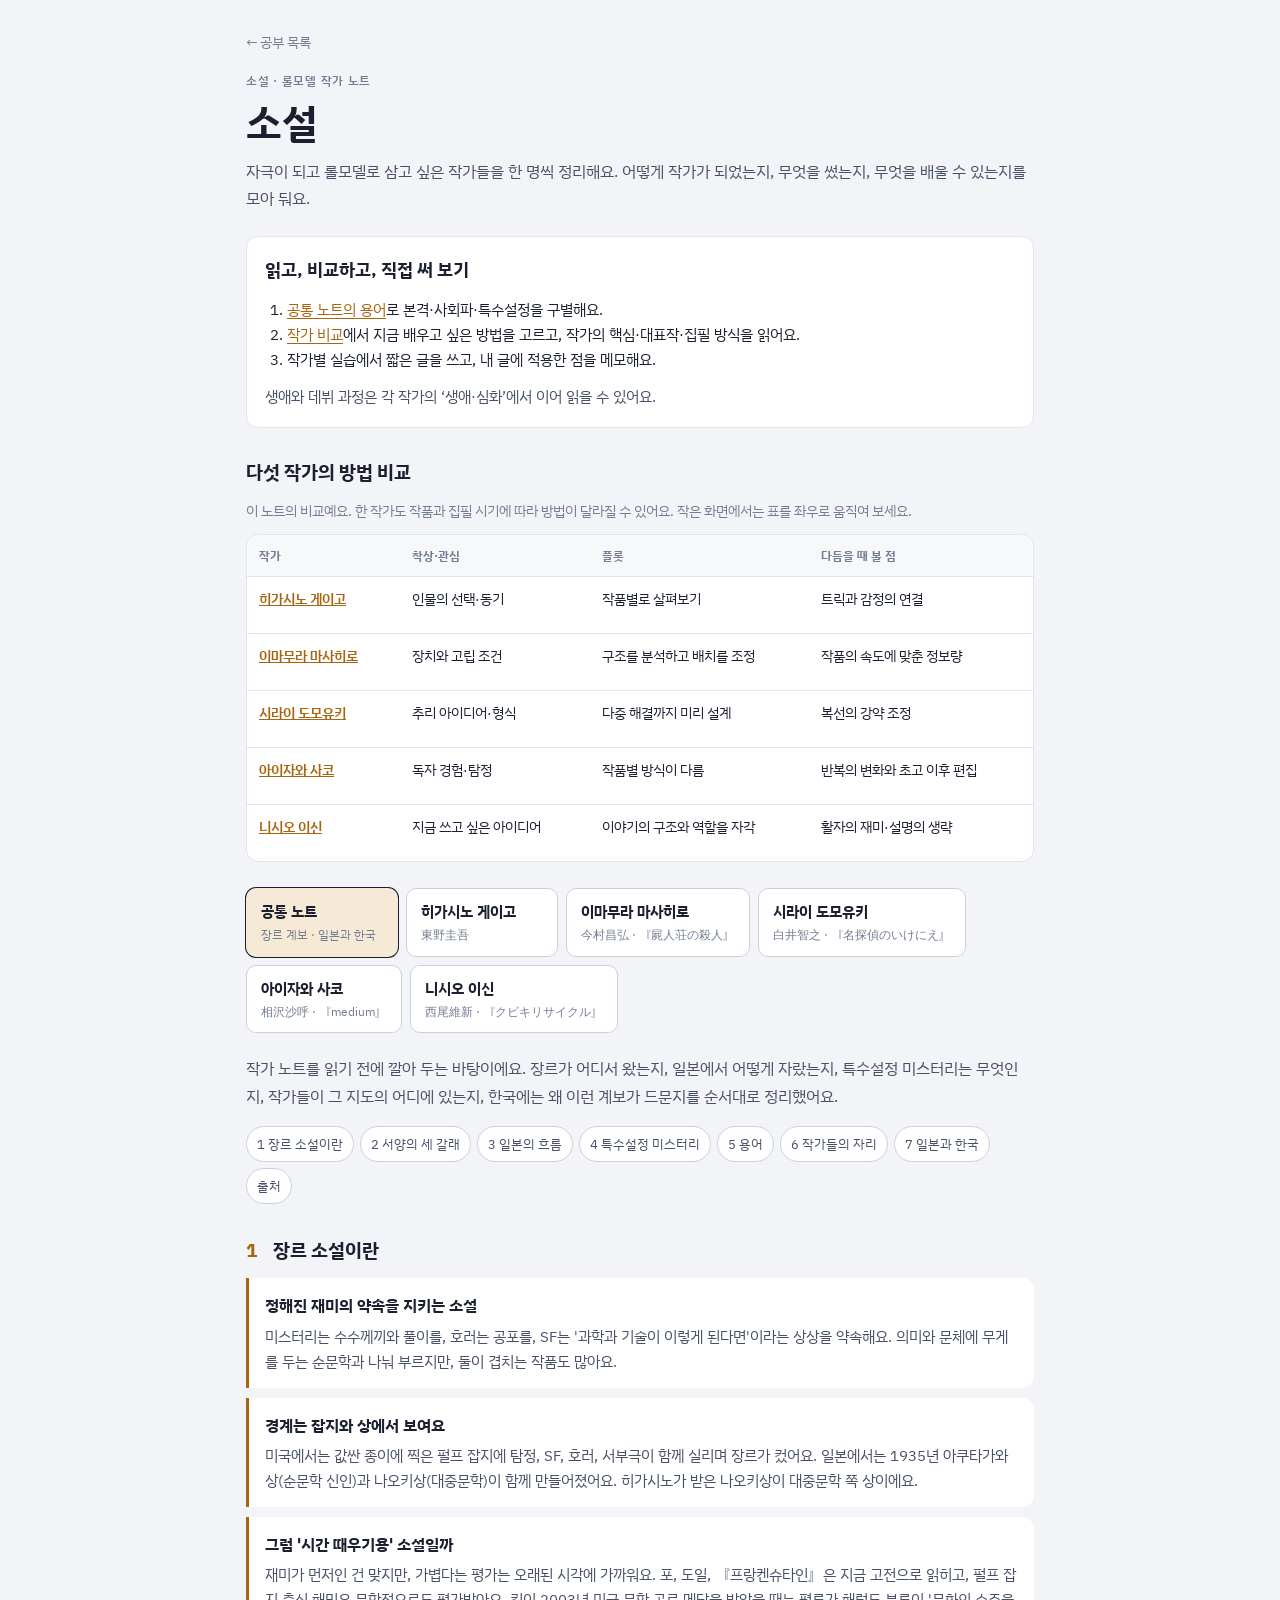
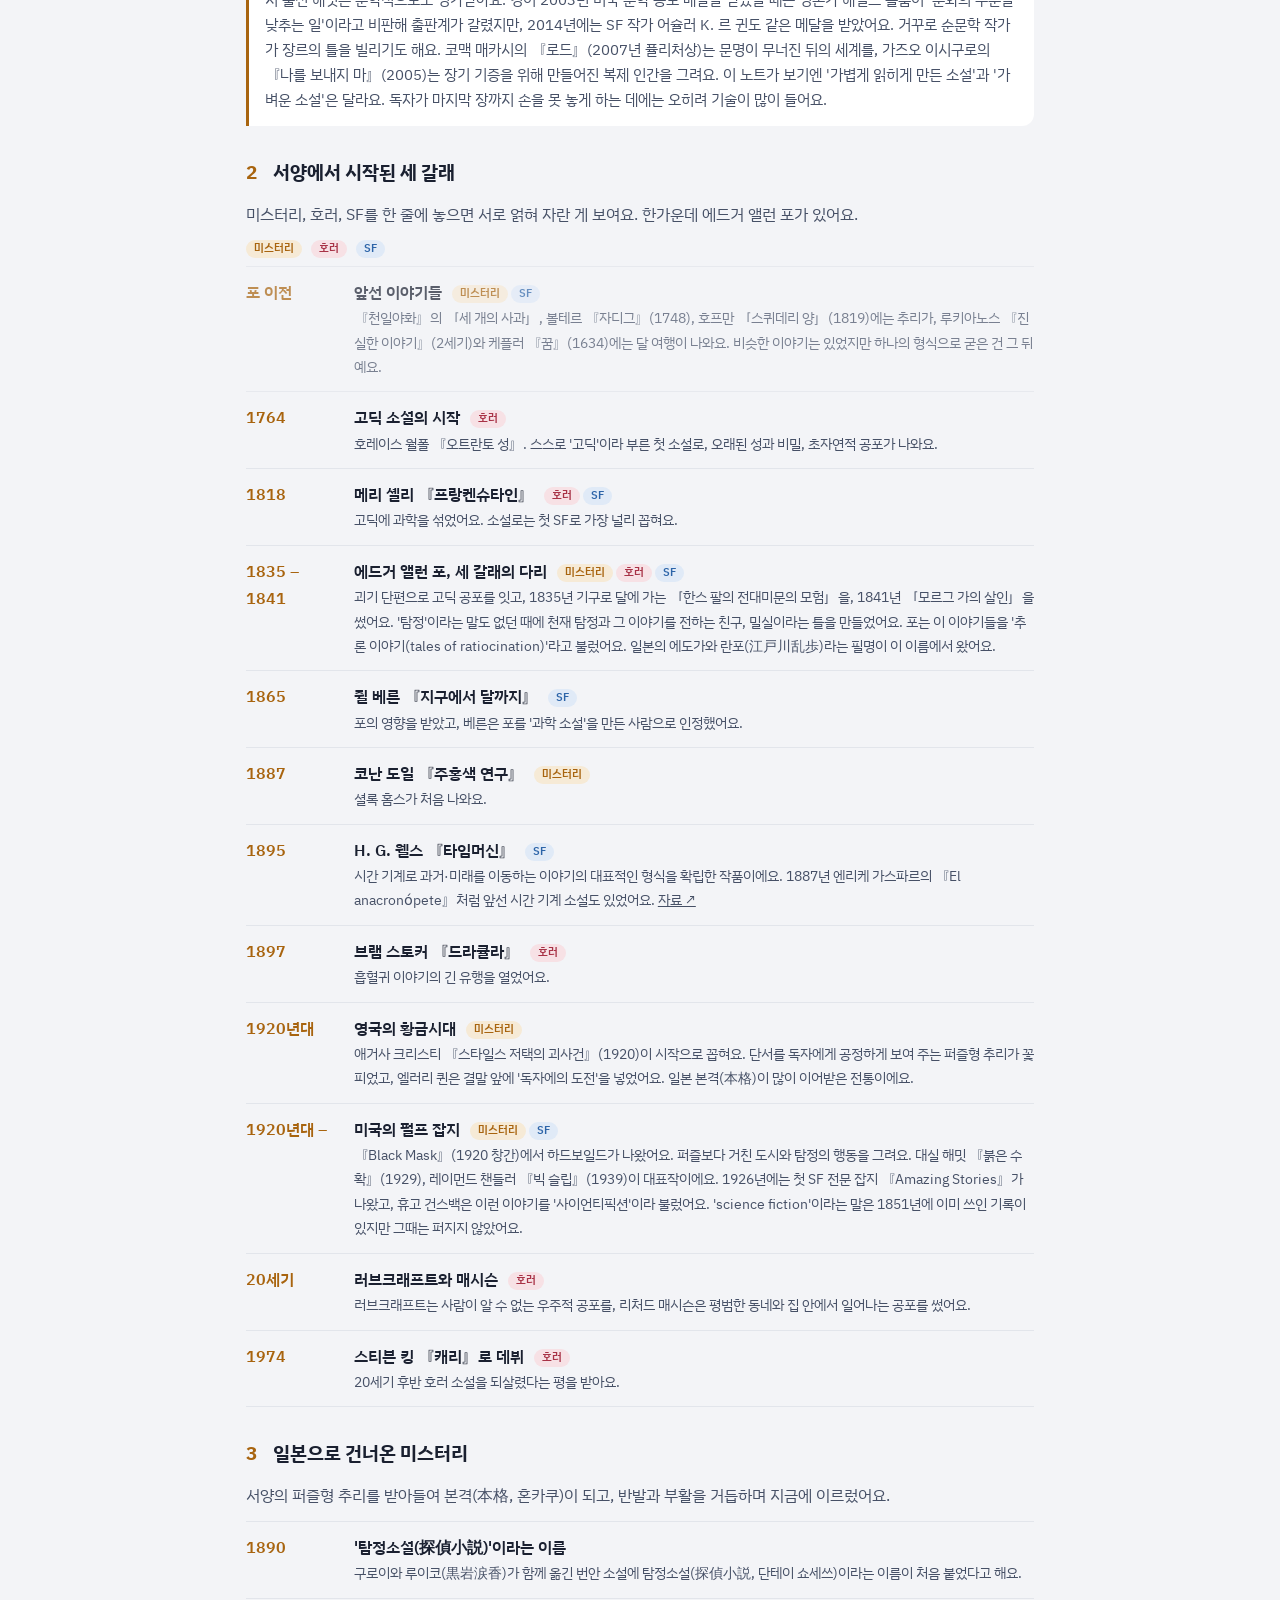
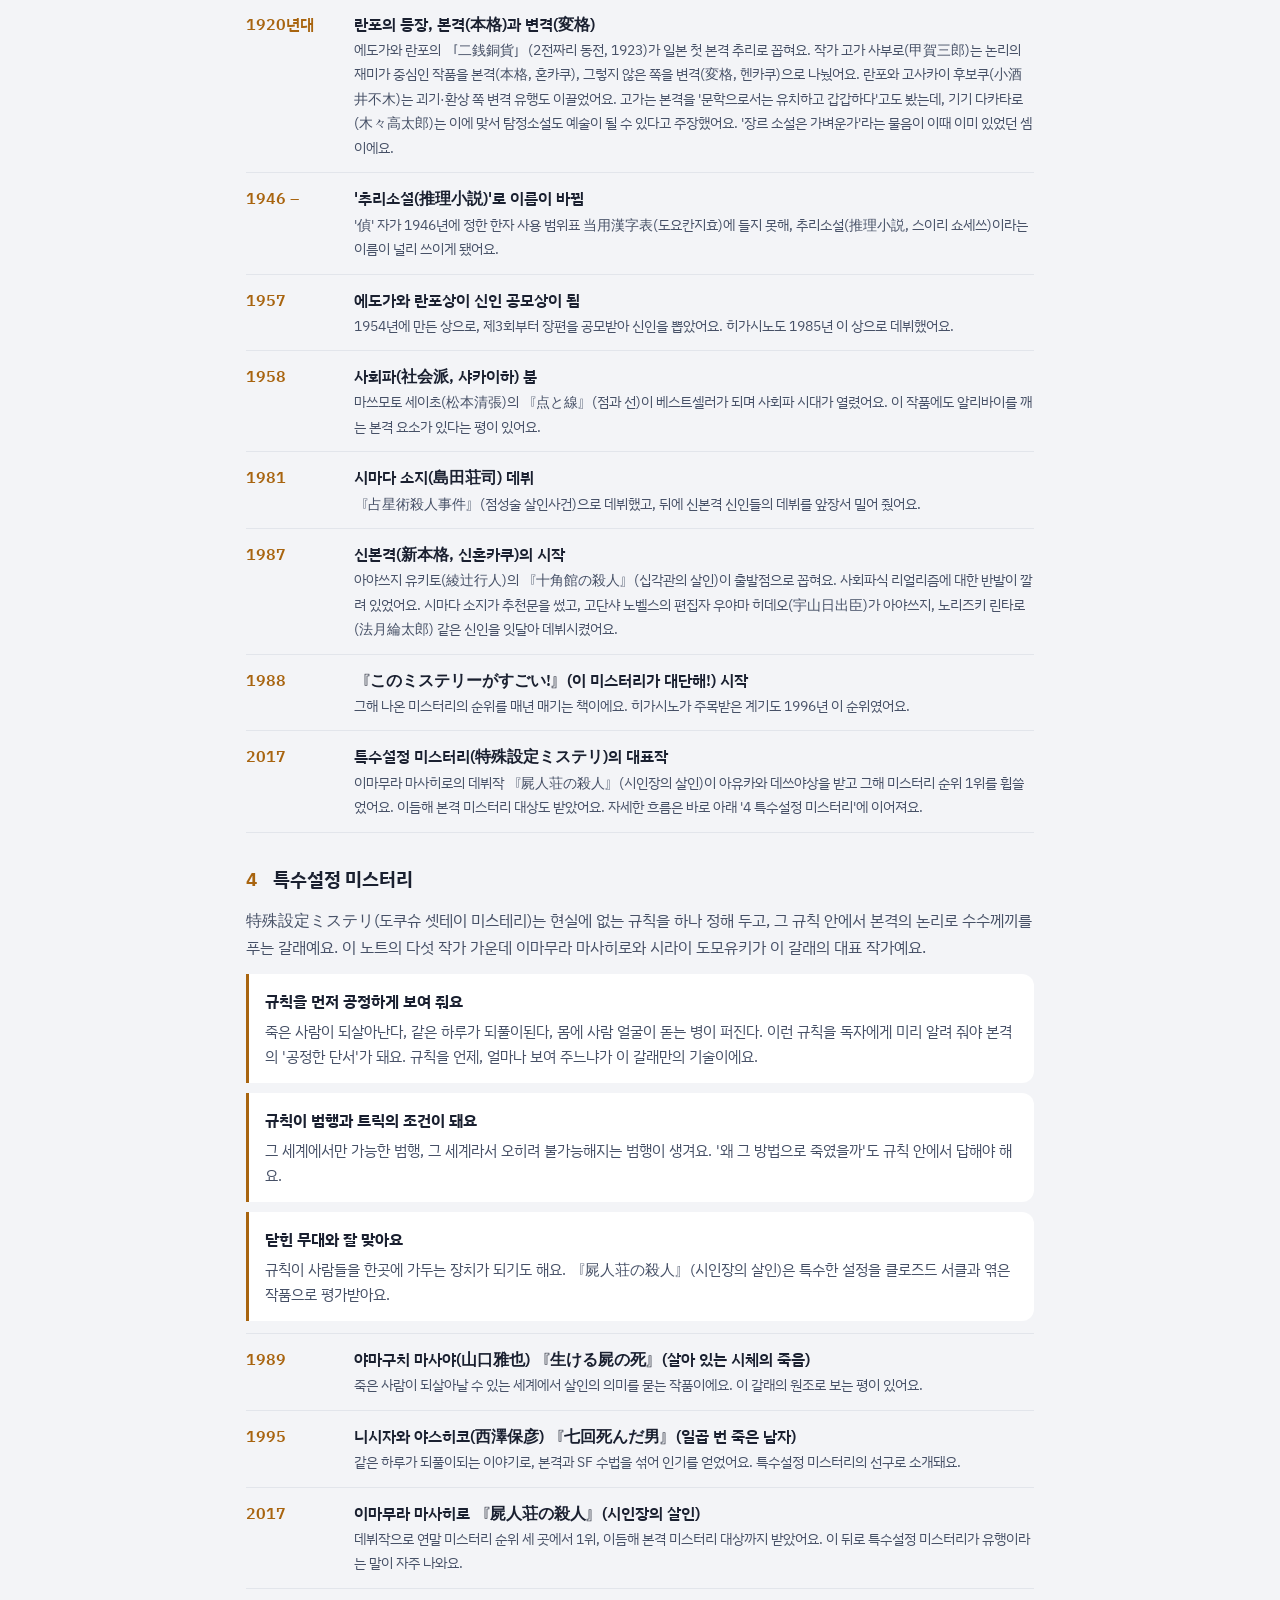
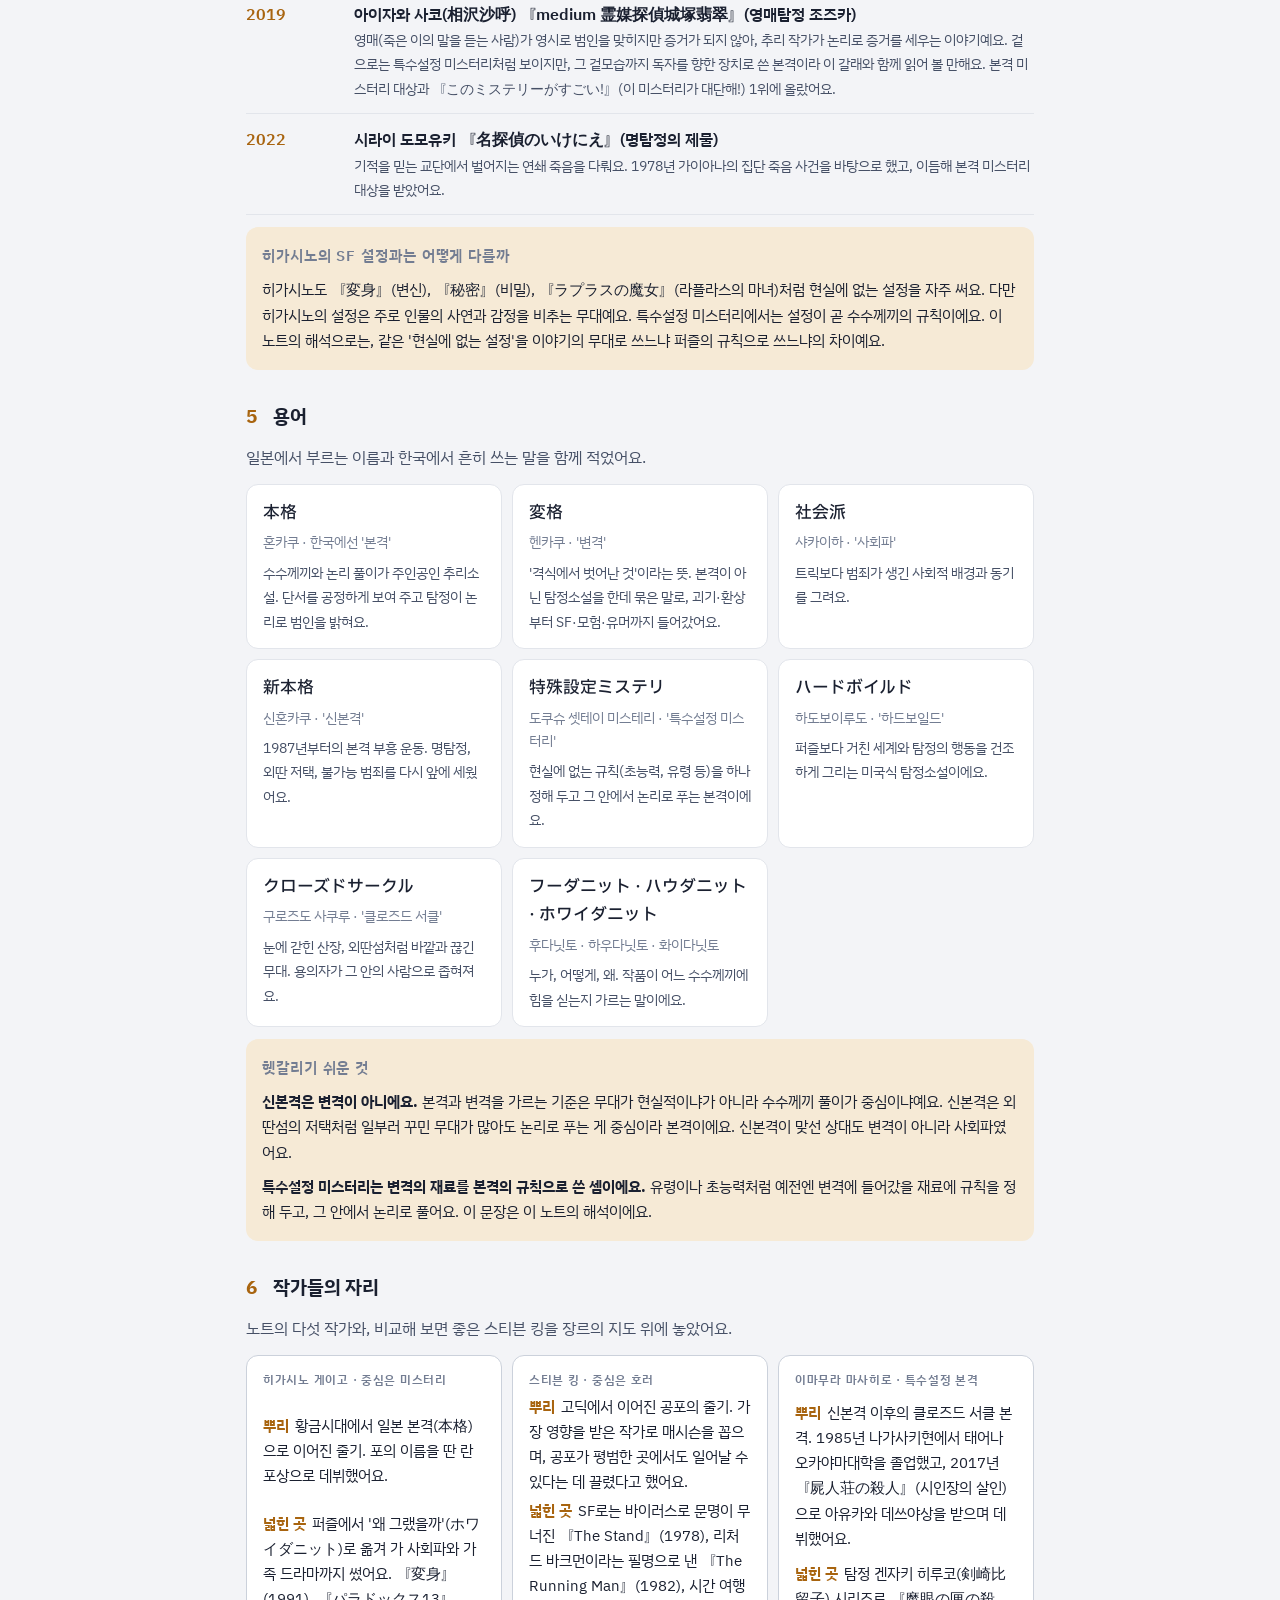
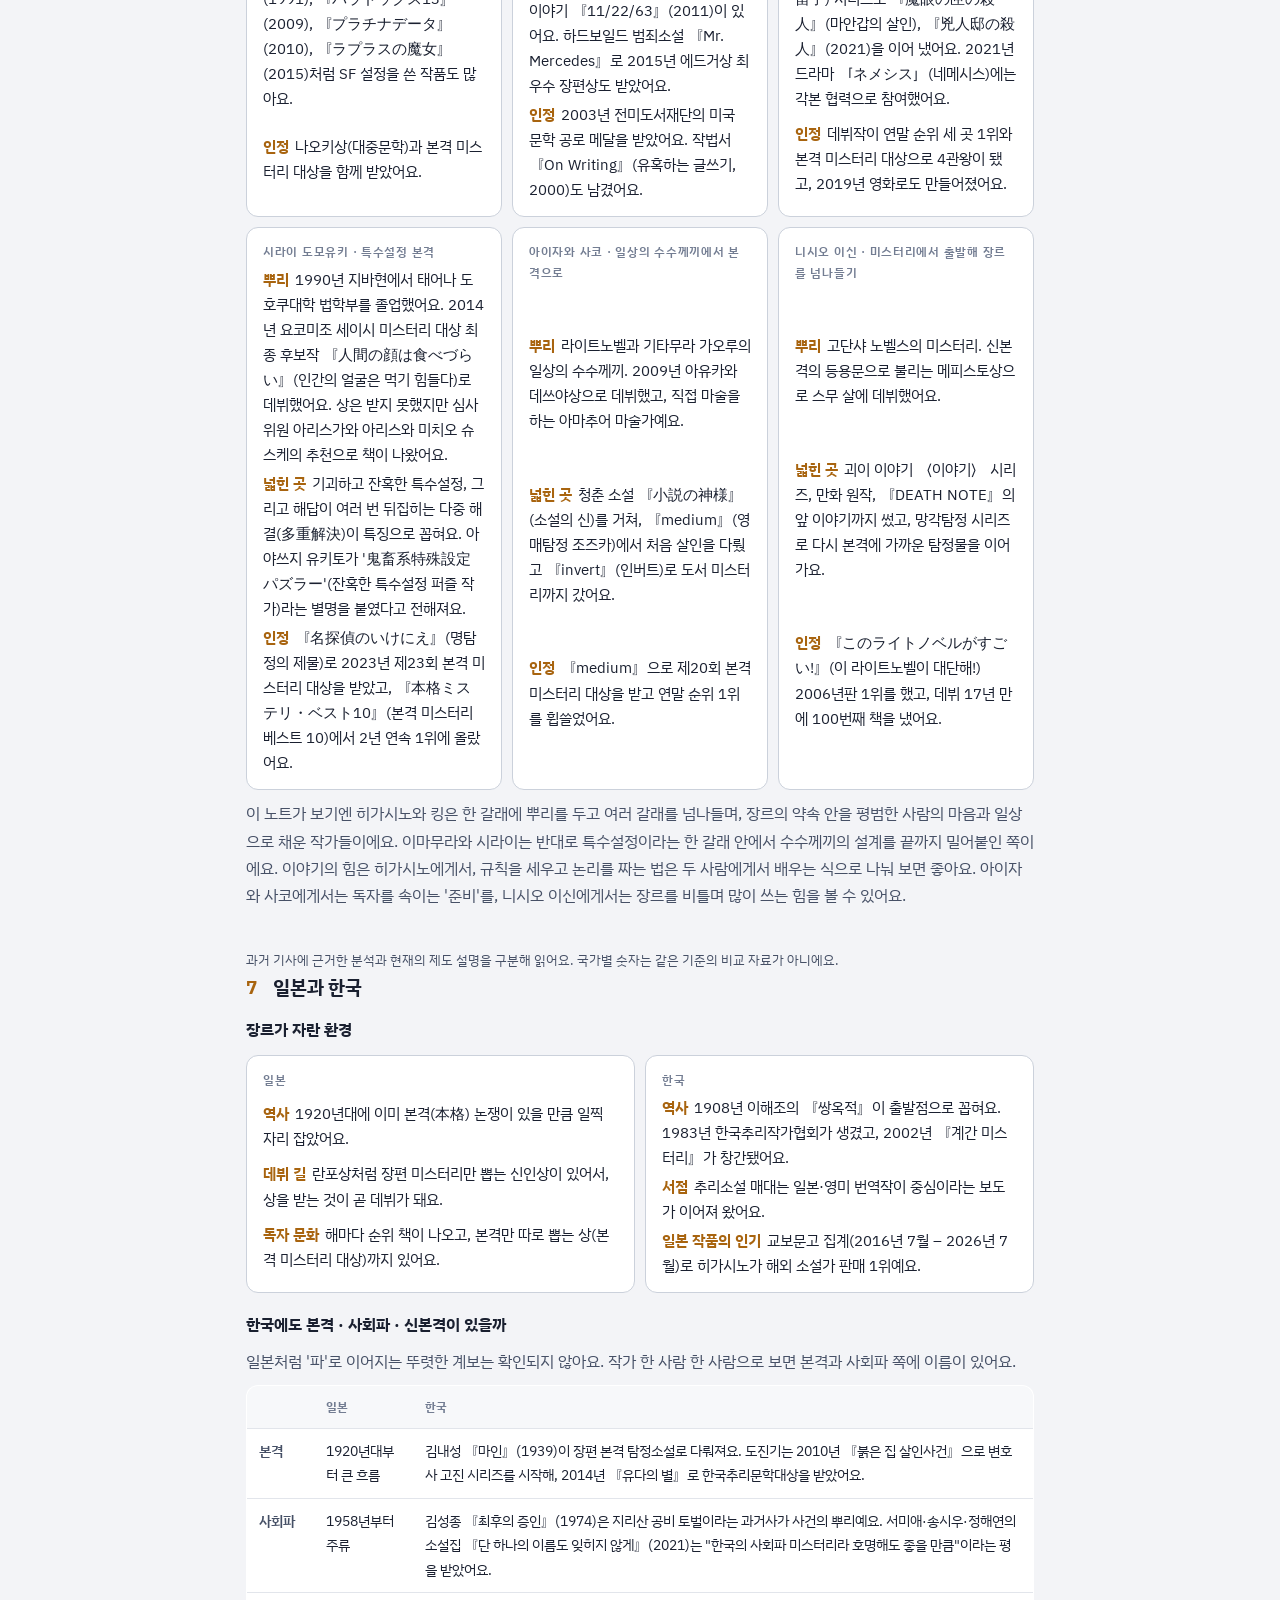
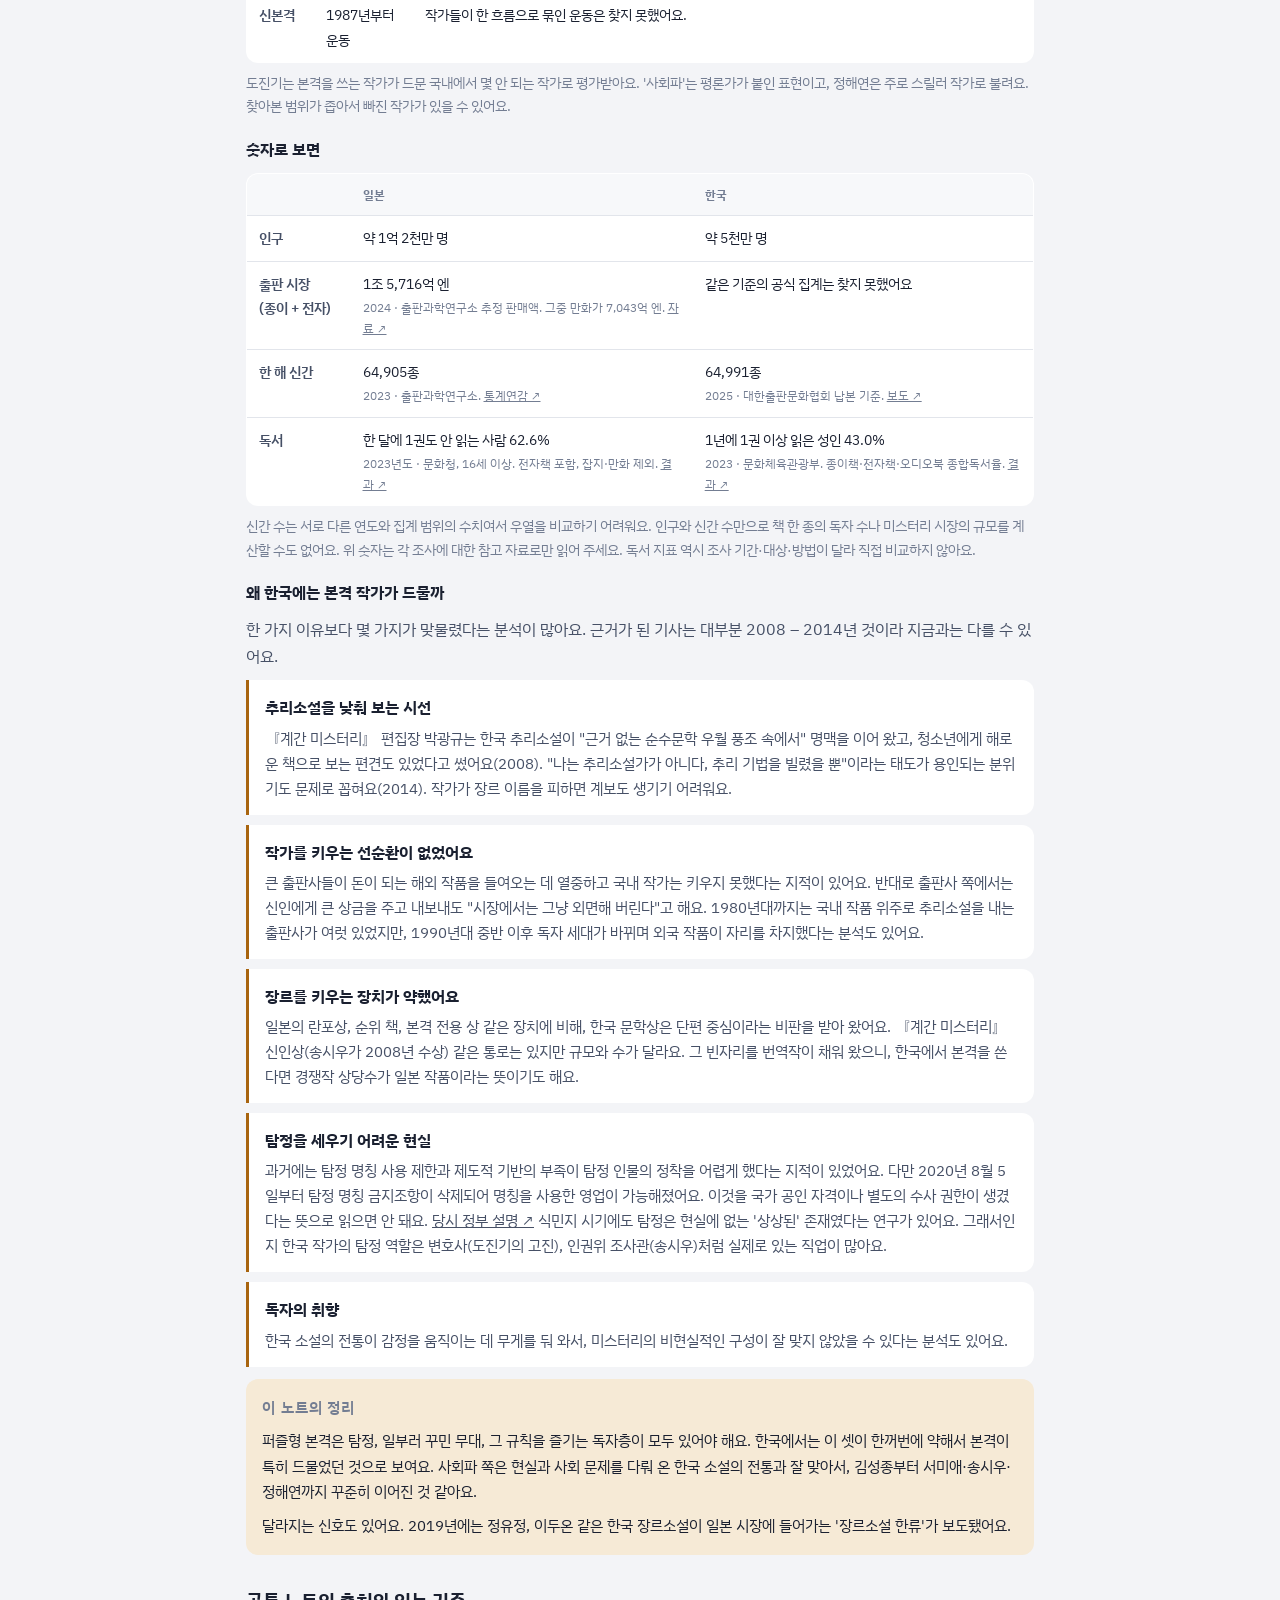
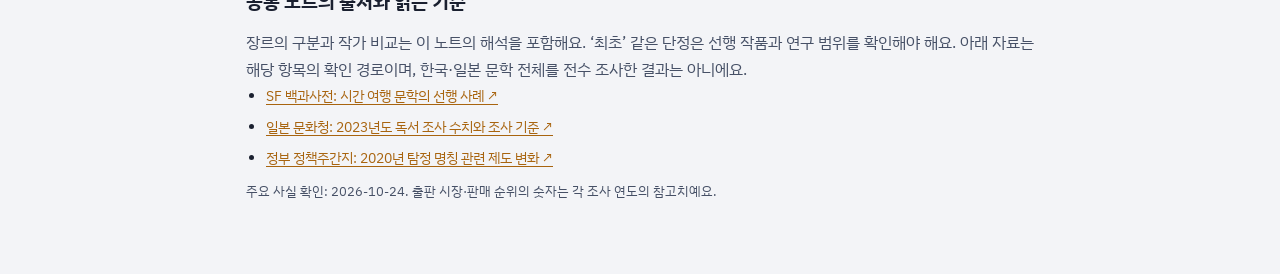
<file: novel/index.html>
<!doctype html>
<html lang="ko">
<meta charset="utf-8">
<meta name="viewport" content="width=device-width,initial-scale=1,viewport-fit=cover">
<title>소설 노트</title>
<link rel="preconnect" href="https://fonts.googleapis.com">
<link rel="preconnect" href="https://fonts.gstatic.com" crossorigin>
<link rel="stylesheet" href="https://fonts.googleapis.com/css2?family=IBM+Plex+Sans+JP:wght@400;500&family=IBM+Plex+Sans+KR:wght@400;500;600;700&display=swap">
<style>
/* 소설 노트: 롤모델 작가를 한 명씩 정리하는 페이지. 색 토큰은 첫 페이지·japanese/와 같은 값을 써요. */
:root{
  --paper:#F3F4F7; --sheet:#FFFFFF; --sheet-2:#F7F8FA;
  --ink:#1A2030; --ink-2:#465066; --ink-3:#737D92; --rule:#E2E5EB; --rule-2:#CBD1DB;
  --accent:#A8640F; --accent-soft:#F6EAD6;
  --tag-h:#A83246; --tag-h-soft:#F7E1E5; --tag-s:#2C64A8; --tag-s-soft:#E0EAF7;
  --font-ui:"IBM Plex Sans KR","Apple SD Gothic Neo","Malgun Gothic","Noto Sans KR",system-ui,sans-serif;
  --font-jp:"IBM Plex Sans JP","Hiragino Sans","Hiragino Kaku Gothic ProN","Yu Gothic","Noto Sans JP",sans-serif;
  --radius:12px; --gutter:16px;
  color-scheme:light;
}
@media (prefers-color-scheme: dark){
  :root:not([data-theme="light"]){
    --paper:#12151C; --sheet:#1A1F29; --sheet-2:#151922;
    --ink:#E7EAF0; --ink-2:#B3BACA; --ink-3:#8A92A5; --rule:#2A303D; --rule-2:#3A4252;
    --accent:#E2A34A; --accent-soft:#3A2C17; --tag-h:#F08C9C; --tag-h-soft:#3D1F25; --tag-s:#8DB8F0; --tag-s-soft:#1C2A3D;
    color-scheme:dark;
  }
}
:root[data-theme="dark"]{
  --paper:#12151C; --sheet:#1A1F29; --sheet-2:#151922;
  --ink:#E7EAF0; --ink-2:#B3BACA; --ink-3:#8A92A5; --rule:#2A303D; --rule-2:#3A4252;
  --accent:#E2A34A; --accent-soft:#3A2C17; --tag-h:#F08C9C; --tag-h-soft:#3D1F25; --tag-s:#8DB8F0; --tag-s-soft:#1C2A3D;
  color-scheme:dark;
}
*,*::before,*::after{ box-sizing:border-box }
[hidden]{ display:none !important }
html,body{ margin:0 }
body{ min-height:100vh; background:var(--paper); color:var(--ink); font:400 1rem/1.7 var(--font-ui); -webkit-font-smoothing:antialiased }
h1,h2,h3,p,ol,ul,dl{ margin:0 }
a{ color:inherit }
button{ font:inherit; color:inherit; background:none; border:0; padding:0; cursor:pointer }
:focus-visible{ outline:2px solid var(--accent); outline-offset:2px; border-radius:6px }
.jp{ font-family:var(--font-jp) }
main{ max-width:820px; margin:0 auto; padding:28px var(--gutter) 72px }
.back{ display:inline-block; font-size:.85rem; color:var(--ink-3); text-decoration:none; margin-bottom:18px }
.back:hover{ color:var(--ink) }
.eyebrow{ font-size:.76rem; font-weight:600; letter-spacing:.06em; color:var(--ink-3) }
h1{ font-size:clamp(1.8rem,6vw,2.5rem); font-weight:700; letter-spacing:-.01em; line-height:1.3; margin-top:4px }
.lede{ margin-top:10px; color:var(--ink-2) }

/* 작가 고르기 */
.tabs{ display:flex; flex-wrap:wrap; gap:8px; margin:26px 0 8px }
.tab{ display:grid; gap:0; padding:10px 14px; border:1px solid var(--rule-2); border-radius:10px; background:var(--sheet); text-align:left; min-width:9.5rem }
.tab b{ font-size:.95rem }
.tab small{ font-size:.76rem; color:var(--ink-3) }
.tab[aria-selected="true"]{ border-color:var(--ink); box-shadow:0 0 0 1px var(--ink) }
.tab.soon{ border-style:dashed; background:var(--sheet-2) }
.tab.common{ background:var(--accent-soft); border-color:transparent }

/* 공통 노트 */
.intro{ color:var(--ink-2) }
.toc{ display:flex; flex-wrap:wrap; gap:6px; margin-top:-14px }
.toc a{ font-size:.82rem; text-decoration:none; padding:4px 10px; border:1px solid var(--rule-2); border-radius:999px; background:var(--sheet); color:var(--ink-2) }
.toc a:hover{ color:var(--ink); border-color:var(--ink-3) }
section h2 .no{ display:inline-block; min-width:1.4em; color:var(--accent); font-variant-numeric:tabular-nums }
section h3{ font-size:1rem; font-weight:700; margin:18px 0 10px }
section h3:first-of-type{ margin-top:0 }
[id^="c-"]{ scroll-margin-top:16px }
.legend{ display:flex; gap:6px; margin-bottom:8px }
.legend .tag{ margin:0 }
.tag{ display:inline-block; margin-left:6px; padding:0 8px; border-radius:999px; font-size:.7rem; font-weight:600; line-height:1.6; vertical-align:2px; white-space:nowrap }
.tag + .tag{ margin-left:3px }
.tags{ display:inline-flex; gap:3px; margin-left:6px; white-space:nowrap; vertical-align:1px }
.tags .tag{ margin:0 }
.tag.m{ color:var(--accent); background:var(--accent-soft) }
.tag.h{ color:var(--tag-h); background:var(--tag-h-soft) }
.tag.s{ color:var(--tag-s); background:var(--tag-s-soft) }
.timeline li.pre{ opacity:.7 }
.tbl.lineage tbody th{ width:4.2rem }
.tbl.lineage td:nth-child(2){ width:6.2rem }
.note{ margin-top:8px; font-size:.86rem; color:var(--ink-3) }
.tbl{ width:100%; border-collapse:collapse; font-size:.9rem; background:var(--sheet); border:1px solid var(--rule); border-radius:var(--radius); overflow:hidden }
.tbl th,.tbl td{ padding:10px 12px; text-align:left; vertical-align:top; border-bottom:1px solid var(--rule) }
.tbl tbody tr:last-child > *{ border-bottom:0 }
.tbl thead th{ font-size:.78rem; color:var(--ink-3); background:var(--sheet-2) }
.tbl tbody th{ font-weight:600; color:var(--ink-2); width:6.5rem }
.tbl small{ display:block; margin-top:2px; font-size:.75rem; color:var(--ink-3) }

/* 작가 칸 */
.author{ display:grid; gap:30px; margin-top:22px }
.hero{ display:grid; gap:6px; padding:20px; border:1px solid var(--rule); border-radius:var(--radius); background:var(--sheet) }
.hero .name{ font-size:1.6rem; font-weight:700; line-height:1.3 }
.hero .name .jp{ font-size:1rem; font-weight:500; color:var(--ink-3); margin-left:8px }
.facts{ display:grid; grid-template-columns:5.5rem minmax(0,1fr); gap:6px 14px; margin-top:8px; font-size:.93rem }
.facts dt{ color:var(--ink-3) }
.facts dd{ margin:0; min-width:0 }
.memorial{ margin-top:10px; padding:10px 14px; border-radius:10px; background:var(--sheet-2); border:1px solid var(--rule); font-size:.9rem; color:var(--ink-2) }
section h2{ font-size:1.2rem; font-weight:700; margin-bottom:12px }
section > p{ color:var(--ink-2) }
.timeline{ list-style:none; padding:0; display:grid }
.timeline li{ display:grid; grid-template-columns:6rem minmax(0,1fr); gap:12px; padding:12px 0; border-bottom:1px solid var(--rule) }
.timeline li:first-child{ border-top:1px solid var(--rule) }
.tl-y{ font-weight:600; color:var(--accent); font-variant-numeric:tabular-nums }
.tl-a{ display:block; font-size:.78rem; font-weight:500; color:var(--ink-3) }
.tl-t{ font-weight:600 }
.tl-d{ display:block; font-size:.9rem; color:var(--ink-2) }
.books{ display:grid; grid-template-columns:repeat(auto-fill,minmax(min(100%,15rem),1fr)); gap:10px }
.book{ display:grid; align-content:start; gap:3px; padding:14px 16px; border:1px solid var(--rule); border-radius:var(--radius); background:var(--sheet) }
.book .jt{ font-family:var(--font-jp); font-weight:500; font-size:1.05rem }
.book .kt{ font-size:.86rem; color:var(--ink-3) }
.book .yr{ font-size:.78rem; font-weight:600; color:var(--accent) }
.book p{ font-size:.9rem; color:var(--ink-2); margin-top:4px }
.whys{ list-style:none; padding:0; display:grid; gap:10px }
.whys li{ display:grid; gap:4px; padding:14px 16px; border-left:3px solid var(--accent); border-radius:0 var(--radius) var(--radius) 0; background:var(--sheet) }
.whys span{ font-size:.92rem; color:var(--ink-2) }
.turn{ display:grid; gap:8px; margin-top:12px; padding:16px; border-radius:var(--radius); background:var(--accent-soft) }
.turn p{ font-size:.94rem }
.compare{ display:grid; grid-template-columns:repeat(auto-fit,minmax(min(100%,16rem),1fr)); gap:10px; margin-top:12px }
.compare > div{ display:grid; gap:4px; padding:14px 16px; border:1px solid var(--rule-2); border-radius:var(--radius); background:var(--sheet); font-size:.92rem }
.compare b{ color:var(--accent); margin-right:6px }
.lessons{ list-style:none; padding:0; display:grid; gap:10px; counter-reset:l }
.steps{ list-style:none; padding:0; display:grid; gap:10px; counter-reset:st }
.steps > li{ counter-increment:st; padding:14px 16px; border:1px solid var(--rule); border-radius:var(--radius); background:var(--sheet) }
.steps > li > b{ display:block }
.steps > li > b::before{ content:counter(st) '. '; color:var(--accent); font-variant-numeric:tabular-nums }
.steps ul{ margin:6px 0 0; padding-left:1.1em; display:grid; gap:4px; font-size:.92rem; color:var(--ink-2) }
.lessons li{ counter-increment:l; display:grid; grid-template-columns:2rem minmax(0,1fr); gap:6px; padding:14px 16px; border-radius:var(--radius); background:var(--sheet); border:1px solid var(--rule) }
.lessons li::before{ content:counter(l,decimal-leading-zero); font-weight:600; color:var(--accent); font-variant-numeric:tabular-nums }
.lessons b{ display:block }
.lessons span{ font-size:.92rem; color:var(--ink-2) }
.soon-box{ padding:28px 18px; text-align:center; color:var(--ink-3); border:1px dashed var(--rule-2); border-radius:var(--radius) }
</style>
<link rel="stylesheet" href="learning.css">

<main>
  <a class="back" href="../index.html">← 공부 목록</a>
  <p class="eyebrow">소설 · 롤모델 작가 노트</p>
  <h1>소설</h1>
  <p class="lede">자극이 되고 롤모델로 삼고 싶은 작가들을 한 명씩 정리해요. 어떻게 작가가 되었는지, 무엇을 썼는지, 무엇을 배울 수 있는지를 모아 둬요.</p>

  <section class="course" aria-labelledby="novel-course-title">
    <h2 id="novel-course-title">읽고, 비교하고, 직접 써 보기</h2>
    <ol><li><a href="#c-terms">공통 노트의 용어</a>로 본격·사회파·특수설정을 구별해요.</li><li><a href="#author-comparison">작가 비교</a>에서 지금 배우고 싶은 방법을 고르고, 작가의 핵심·대표작·집필 방식을 읽어요.</li><li>작가별 실습에서 짧은 글을 쓰고, 내 글에 적용한 점을 메모해요.</li></ol>
    <p>생애와 데뷔 과정은 각 작가의 ‘생애·심화’에서 이어 읽을 수 있어요.</p>
  </section>

  <div class="tabs" role="tablist" aria-label="노트">
    <button class="tab common" role="tab" data-author="common" aria-selected="true"><b>공통 노트</b><small>장르 계보 · 일본과 한국</small></button>
    <button class="tab" role="tab" data-author="higashino" aria-selected="false"><b>히가시노 게이고</b><small>東野圭吾</small></button>
    <button class="tab" role="tab" data-author="imamura" aria-selected="false"><b>이마무라 마사히로</b><small>今村昌弘 · 『屍人荘の殺人』</small></button>
    <button class="tab" role="tab" data-author="shirai" aria-selected="false"><b>시라이 도모유키</b><small>白井智之 · 『名探偵のいけにえ』</small></button>
    <button class="tab" role="tab" data-author="aizawa" aria-selected="false"><b>아이자와 사코</b><small>相沢沙呼 · 『medium』</small></button>
    <button class="tab" role="tab" data-author="nisio" aria-selected="false"><b>니시오 이신</b><small>西尾維新 · 『クビキリサイクル』</small></button>
  </div>

  <!-- 공통 노트: 작가를 가리지 않는 장르·시장 이야기 -->
  <div class="author" id="a-common" role="tabpanel">
    <p class="intro">작가 노트를 읽기 전에 깔아 두는 바탕이에요. 장르가 어디서 왔는지, 일본에서 어떻게 자랐는지, 특수설정 미스터리는 무엇인지, 작가들이 그 지도의 어디에 있는지, 한국에는 왜 이런 계보가 드문지를 순서대로 정리했어요.</p>
    <nav class="toc" aria-label="공통 노트 차례">
      <a href="#c-genre">1 장르 소설이란</a><a href="#c-west">2 서양의 세 갈래</a><a href="#c-japan">3 일본의 흐름</a><a href="#c-special">4 특수설정 미스터리</a><a href="#c-terms">5 용어</a><a href="#c-authors">6 작가들의 자리</a><a href="#c-jk">7 일본과 한국</a><a href="#c-sources">출처</a>
    </nav>

    <section id="c-genre">
      <h2><span class="no">1</span>장르 소설이란</h2>
      <ol class="whys">
        <li><b>정해진 재미의 약속을 지키는 소설</b><span>미스터리는 수수께끼와 풀이를, 호러는 공포를, SF는 '과학과 기술이 이렇게 된다면'이라는 상상을 약속해요. 의미와 문체에 무게를 두는 순문학과 나눠 부르지만, 둘이 겹치는 작품도 많아요.</span></li>
        <li><b>경계는 잡지와 상에서 보여요</b><span>미국에서는 값싼 종이에 찍은 펄프 잡지에 탐정, SF, 호러, 서부극이 함께 실리며 장르가 컸어요. 일본에서는 1935년 아쿠타가와상(순문학 신인)과 나오키상(대중문학)이 함께 만들어졌어요. 히가시노가 받은 나오키상이 대중문학 쪽 상이에요.</span></li>
        <li><b>그럼 '시간 때우기용' 소설일까</b><span>재미가 먼저인 건 맞지만, 가볍다는 평가는 오래된 시각에 가까워요. 포, 도일, 『프랑켄슈타인』은 지금 고전으로 읽히고, 펄프 잡지 출신 해밋은 문학적으로도 평가받아요. 킹이 2003년 미국 문학 공로 메달을 받았을 때는 평론가 해럴드 블룸이 '문화의 수준을 낮추는 일'이라고 비판해 출판계가 갈렸지만, 2014년에는 SF 작가 어슐러 K. 르 귄도 같은 메달을 받았어요. 거꾸로 순문학 작가가 장르의 틀을 빌리기도 해요. 코맥 매카시의 『로드』(2007년 퓰리처상)는 문명이 무너진 뒤의 세계를, 가즈오 이시구로의 『나를 보내지 마』(2005)는 장기 기증을 위해 만들어진 복제 인간을 그려요. 이 노트가 보기엔 '가볍게 읽히게 만든 소설'과 '가벼운 소설'은 달라요. 독자가 마지막 장까지 손을 못 놓게 하는 데에는 오히려 기술이 많이 들어요.</span></li>
      </ol>
    </section>

    <section id="c-west">
      <h2><span class="no">2</span>서양에서 시작된 세 갈래</h2>
      <p style="margin-bottom:12px">미스터리, 호러, SF를 한 줄에 놓으면 서로 얽혀 자란 게 보여요. 한가운데 에드거 앨런 포가 있어요.</p>
      <p class="legend"><span class="tag m">미스터리</span><span class="tag h">호러</span><span class="tag s">SF</span></p>
      <ol class="timeline">
        <li class="pre"><span class="tl-y">포 이전</span><span><span class="tl-t">앞선 이야기들 <span class="tags"><span class="tag m">미스터리</span><span class="tag s">SF</span></span></span><span class="tl-d">『천일야화』의 「세 개의 사과」, 볼테르 『자디그』(1748), 호프만 「스퀴데리 양」(1819)에는 추리가, 루키아노스 『진실한 이야기』(2세기)와 케플러 『꿈』(1634)에는 달 여행이 나와요. 비슷한 이야기는 있었지만 하나의 형식으로 굳은 건 그 뒤예요.</span></span></li>
        <li><span class="tl-y">1764</span><span><span class="tl-t">고딕 소설의 시작 <span class="tags"><span class="tag h">호러</span></span></span><span class="tl-d">호레이스 월폴 『오트란토 성』. 스스로 '고딕'이라 부른 첫 소설로, 오래된 성과 비밀, 초자연적 공포가 나와요.</span></span></li>
        <li><span class="tl-y">1818</span><span><span class="tl-t">메리 셸리 『프랑켄슈타인』 <span class="tags"><span class="tag h">호러</span><span class="tag s">SF</span></span></span><span class="tl-d">고딕에 과학을 섞었어요. 소설로는 첫 SF로 가장 널리 꼽혀요.</span></span></li>
        <li><span class="tl-y">1835 – 1841</span><span><span class="tl-t">에드거 앨런 포, 세 갈래의 다리 <span class="tags"><span class="tag m">미스터리</span><span class="tag h">호러</span><span class="tag s">SF</span></span></span><span class="tl-d">괴기 단편으로 고딕 공포를 잇고, 1835년 기구로 달에 가는 「한스 팔의 전대미문의 모험」을, 1841년 「모르그 가의 살인」을 썼어요. '탐정'이라는 말도 없던 때에 천재 탐정과 그 이야기를 전하는 친구, 밀실이라는 틀을 만들었어요. 포는 이 이야기들을 '추론 이야기(tales of ratiocination)'라고 불렀어요. 일본의 에도가와 란포(江戸川乱歩)라는 필명이 이 이름에서 왔어요.</span></span></li>
        <li><span class="tl-y">1865</span><span><span class="tl-t">쥘 베른 『지구에서 달까지』 <span class="tags"><span class="tag s">SF</span></span></span><span class="tl-d">포의 영향을 받았고, 베른은 포를 '과학 소설'을 만든 사람으로 인정했어요.</span></span></li>
        <li><span class="tl-y">1887</span><span><span class="tl-t">코난 도일 『주홍색 연구』 <span class="tags"><span class="tag m">미스터리</span></span></span><span class="tl-d">셜록 홈스가 처음 나와요.</span></span></li>
        <li><span class="tl-y">1895</span><span><span class="tl-t">H. G. 웰스 『타임머신』 <span class="tags"><span class="tag s">SF</span></span></span><span class="tl-d">시간 기계로 과거·미래를 이동하는 이야기의 대표적인 형식을 확립한 작품이에요. 1887년 엔리케 가스파르의 『El anacronópete』처럼 앞선 시간 기계 소설도 있었어요. <a href="https://sf-encyclopedia.com/entry/time_travel" target="_blank" rel="noopener">자료 ↗</a></span></span></li>
        <li><span class="tl-y">1897</span><span><span class="tl-t">브램 스토커 『드라큘라』 <span class="tags"><span class="tag h">호러</span></span></span><span class="tl-d">흡혈귀 이야기의 긴 유행을 열었어요.</span></span></li>
        <li><span class="tl-y">1920년대</span><span><span class="tl-t">영국의 황금시대 <span class="tags"><span class="tag m">미스터리</span></span></span><span class="tl-d">애거사 크리스티 『스타일스 저택의 괴사건』(1920)이 시작으로 꼽혀요. 단서를 독자에게 공정하게 보여 주는 퍼즐형 추리가 꽃피었고, 엘러리 퀸은 결말 앞에 '독자에의 도전'을 넣었어요. 일본 본격(本格)이 많이 이어받은 전통이에요.</span></span></li>
        <li><span class="tl-y">1920년대 –</span><span><span class="tl-t">미국의 펄프 잡지 <span class="tags"><span class="tag m">미스터리</span><span class="tag s">SF</span></span></span><span class="tl-d">『Black Mask』(1920 창간)에서 하드보일드가 나왔어요. 퍼즐보다 거친 도시와 탐정의 행동을 그려요. 대실 해밋 『붉은 수확』(1929), 레이먼드 챈들러 『빅 슬립』(1939)이 대표작이에요. 1926년에는 첫 SF 전문 잡지 『Amazing Stories』가 나왔고, 휴고 건스백은 이런 이야기를 '사이언티픽션'이라 불렀어요. 'science fiction'이라는 말은 1851년에 이미 쓰인 기록이 있지만 그때는 퍼지지 않았어요.</span></span></li>
        <li><span class="tl-y">20세기</span><span><span class="tl-t">러브크래프트와 매시슨 <span class="tags"><span class="tag h">호러</span></span></span><span class="tl-d">러브크래프트는 사람이 알 수 없는 우주적 공포를, 리처드 매시슨은 평범한 동네와 집 안에서 일어나는 공포를 썼어요.</span></span></li>
        <li><span class="tl-y">1974</span><span><span class="tl-t">스티븐 킹 『캐리』로 데뷔 <span class="tags"><span class="tag h">호러</span></span></span><span class="tl-d">20세기 후반 호러 소설을 되살렸다는 평을 받아요.</span></span></li>
      </ol>
    </section>

    <section id="c-japan">
      <h2><span class="no">3</span>일본으로 건너온 미스터리</h2>
      <p style="margin-bottom:12px">서양의 퍼즐형 추리를 받아들여 본격(本格, 혼카쿠)이 되고, 반발과 부활을 거듭하며 지금에 이르렀어요.</p>
      <ol class="timeline">
        <li><span class="tl-y">1890</span><span><span class="tl-t">'탐정소설(探偵小説)'이라는 이름</span><span class="tl-d">구로이와 루이코(黒岩涙香)가 함께 옮긴 번안 소설에 탐정소설(探偵小説, 단테이 쇼세쓰)이라는 이름이 처음 붙었다고 해요.</span></span></li>
        <li><span class="tl-y">1920년대</span><span><span class="tl-t">란포의 등장, 본격(本格)과 변격(変格)</span><span class="tl-d">에도가와 란포의 「二銭銅貨」(2전짜리 동전, 1923)가 일본 첫 본격 추리로 꼽혀요. 작가 고가 사부로(甲賀三郎)는 논리의 재미가 중심인 작품을 본격(本格, 혼카쿠), 그렇지 않은 쪽을 변격(変格, 헨카쿠)으로 나눴어요. 란포와 고사카이 후보쿠(小酒井不木)는 괴기·환상 쪽 변격 유행도 이끌었어요. 고가는 본격을 '문학으로서는 유치하고 갑갑하다'고도 봤는데, 기기 다카타로(木々高太郎)는 이에 맞서 탐정소설도 예술이 될 수 있다고 주장했어요. '장르 소설은 가벼운가'라는 물음이 이때 이미 있었던 셈이에요.</span></span></li>
        <li><span class="tl-y">1946 –</span><span><span class="tl-t">'추리소설(推理小説)'로 이름이 바뀜</span><span class="tl-d">'偵' 자가 1946년에 정한 한자 사용 범위표 当用漢字表(도요칸지효)에 들지 못해, 추리소설(推理小説, 스이리 쇼세쓰)이라는 이름이 널리 쓰이게 됐어요.</span></span></li>
        <li><span class="tl-y">1957</span><span><span class="tl-t">에도가와 란포상이 신인 공모상이 됨</span><span class="tl-d">1954년에 만든 상으로, 제3회부터 장편을 공모받아 신인을 뽑았어요. 히가시노도 1985년 이 상으로 데뷔했어요.</span></span></li>
        <li><span class="tl-y">1958</span><span><span class="tl-t">사회파(社会派, 샤카이하) 붐</span><span class="tl-d">마쓰모토 세이초(松本清張)의 『点と線』(점과 선)이 베스트셀러가 되며 사회파 시대가 열렸어요. 이 작품에도 알리바이를 깨는 본격 요소가 있다는 평이 있어요.</span></span></li>
        <li><span class="tl-y">1981</span><span><span class="tl-t">시마다 소지(島田荘司) 데뷔</span><span class="tl-d">『占星術殺人事件』(점성술 살인사건)으로 데뷔했고, 뒤에 신본격 신인들의 데뷔를 앞장서 밀어 줬어요.</span></span></li>
        <li><span class="tl-y">1987</span><span><span class="tl-t">신본격(新本格, 신혼카쿠)의 시작</span><span class="tl-d">아야쓰지 유키토(綾辻行人)의 『十角館の殺人』(십각관의 살인)이 출발점으로 꼽혀요. 사회파식 리얼리즘에 대한 반발이 깔려 있었어요. 시마다 소지가 추천문을 썼고, 고단샤 노벨스의 편집자 우야마 히데오(宇山日出臣)가 아야쓰지, 노리즈키 린타로(法月綸太郎) 같은 신인을 잇달아 데뷔시켰어요.</span></span></li>
        <li><span class="tl-y">1988</span><span><span class="tl-t">『このミステリーがすごい!』(이 미스터리가 대단해!) 시작</span><span class="tl-d">그해 나온 미스터리의 순위를 매년 매기는 책이에요. 히가시노가 주목받은 계기도 1996년 이 순위였어요.</span></span></li>
        <li><span class="tl-y">2017</span><span><span class="tl-t">특수설정 미스터리(特殊設定ミステリ)의 대표작</span><span class="tl-d">이마무라 마사히로의 데뷔작 『屍人荘の殺人』(시인장의 살인)이 아유카와 데쓰야상을 받고 그해 미스터리 순위 1위를 휩쓸었어요. 이듬해 본격 미스터리 대상도 받았어요. 자세한 흐름은 바로 아래 '4 특수설정 미스터리'에 이어져요.</span></span></li>
      </ol>
    </section>

    <section id="c-special">
      <h2><span class="no">4</span>특수설정 미스터리</h2>
      <p style="margin-bottom:12px">特殊設定ミステリ(도쿠슈 셋테이 미스테리)는 현실에 없는 규칙을 하나 정해 두고, 그 규칙 안에서 본격의 논리로 수수께끼를 푸는 갈래예요. 이 노트의 다섯 작가 가운데 이마무라 마사히로와 시라이 도모유키가 이 갈래의 대표 작가예요.</p>
      <ol class="whys">
        <li><b>규칙을 먼저 공정하게 보여 줘요</b><span>죽은 사람이 되살아난다, 같은 하루가 되풀이된다, 몸에 사람 얼굴이 돋는 병이 퍼진다. 이런 규칙을 독자에게 미리 알려 줘야 본격의 '공정한 단서'가 돼요. 규칙을 언제, 얼마나 보여 주느냐가 이 갈래만의 기술이에요.</span></li>
        <li><b>규칙이 범행과 트릭의 조건이 돼요</b><span>그 세계에서만 가능한 범행, 그 세계라서 오히려 불가능해지는 범행이 생겨요. '왜 그 방법으로 죽였을까'도 규칙 안에서 답해야 해요.</span></li>
        <li><b>닫힌 무대와 잘 맞아요</b><span>규칙이 사람들을 한곳에 가두는 장치가 되기도 해요. 『屍人荘の殺人』(시인장의 살인)은 특수한 설정을 클로즈드 서클과 엮은 작품으로 평가받아요.</span></li>
      </ol>
      <ol class="timeline" style="margin-top:12px">
        <li><span class="tl-y">1989</span><span><span class="tl-t">야마구치 마사야(山口雅也) 『生ける屍の死』(살아 있는 시체의 죽음)</span><span class="tl-d">죽은 사람이 되살아날 수 있는 세계에서 살인의 의미를 묻는 작품이에요. 이 갈래의 원조로 보는 평이 있어요.</span></span></li>
        <li><span class="tl-y">1995</span><span><span class="tl-t">니시자와 야스히코(西澤保彦) 『七回死んだ男』(일곱 번 죽은 남자)</span><span class="tl-d">같은 하루가 되풀이되는 이야기로, 본격과 SF 수법을 섞어 인기를 얻었어요. 특수설정 미스터리의 선구로 소개돼요.</span></span></li>
        <li><span class="tl-y">2017</span><span><span class="tl-t">이마무라 마사히로 『屍人荘の殺人』(시인장의 살인)</span><span class="tl-d">데뷔작으로 연말 미스터리 순위 세 곳에서 1위, 이듬해 본격 미스터리 대상까지 받았어요. 이 뒤로 특수설정 미스터리가 유행이라는 말이 자주 나와요.</span></span></li>
        <li><span class="tl-y">2019</span><span><span class="tl-t">아이자와 사코(相沢沙呼) 『medium 霊媒探偵城塚翡翠』(영매탐정 조즈카)</span><span class="tl-d">영매(죽은 이의 말을 듣는 사람)가 영시로 범인을 맞히지만 증거가 되지 않아, 추리 작가가 논리로 증거를 세우는 이야기예요. 겉으로는 특수설정 미스터리처럼 보이지만, 그 겉모습까지 독자를 향한 장치로 쓴 본격이라 이 갈래와 함께 읽어 볼 만해요. 본격 미스터리 대상과 『このミステリーがすごい!』(이 미스터리가 대단해!) 1위에 올랐어요.</span></span></li>
        <li><span class="tl-y">2022</span><span><span class="tl-t">시라이 도모유키 『名探偵のいけにえ』(명탐정의 제물)</span><span class="tl-d">기적을 믿는 교단에서 벌어지는 연쇄 죽음을 다뤄요. 1978년 가이아나의 집단 죽음 사건을 바탕으로 했고, 이듬해 본격 미스터리 대상을 받았어요.</span></span></li>
      </ol>
      <div class="turn">
        <p class="eyebrow">히가시노의 SF 설정과는 어떻게 다를까</p>
        <p>히가시노도 『変身』(변신), 『秘密』(비밀), 『ラプラスの魔女』(라플라스의 마녀)처럼 현실에 없는 설정을 자주 써요. 다만 히가시노의 설정은 주로 인물의 사연과 감정을 비추는 무대예요. 특수설정 미스터리에서는 설정이 곧 수수께끼의 규칙이에요. 이 노트의 해석으로는, 같은 '현실에 없는 설정'을 이야기의 무대로 쓰느냐 퍼즐의 규칙으로 쓰느냐의 차이예요.</p>
      </div>
    </section>

    <section id="c-terms">
      <h2><span class="no">5</span>용어</h2>
      <p style="margin-bottom:12px">일본에서 부르는 이름과 한국에서 흔히 쓰는 말을 함께 적었어요.</p>
      <div class="books">
        <div class="book"><span class="jt" lang="ja">本格</span><span class="kt">혼카쿠 · 한국에선 '본격'</span><p>수수께끼와 논리 풀이가 주인공인 추리소설. 단서를 공정하게 보여 주고 탐정이 논리로 범인을 밝혀요.</p></div>
        <div class="book"><span class="jt" lang="ja">変格</span><span class="kt">헨카쿠 · '변격'</span><p>'격식에서 벗어난 것'이라는 뜻. 본격이 아닌 탐정소설을 한데 묶은 말로, 괴기·환상부터 SF·모험·유머까지 들어갔어요.</p></div>
        <div class="book"><span class="jt" lang="ja">社会派</span><span class="kt">샤카이하 · '사회파'</span><p>트릭보다 범죄가 생긴 사회적 배경과 동기를 그려요.</p></div>
        <div class="book"><span class="jt" lang="ja">新本格</span><span class="kt">신혼카쿠 · '신본격'</span><p>1987년부터의 본격 부흥 운동. 명탐정, 외딴 저택, 불가능 범죄를 다시 앞에 세웠어요.</p></div>
        <div class="book"><span class="jt" lang="ja">特殊設定ミステリ</span><span class="kt">도쿠슈 셋테이 미스테리 · '특수설정 미스터리'</span><p>현실에 없는 규칙(초능력, 유령 등)을 하나 정해 두고 그 안에서 논리로 푸는 본격이에요.</p></div>
        <div class="book"><span class="jt" lang="ja">ハードボイルド</span><span class="kt">하도보이루도 · '하드보일드'</span><p>퍼즐보다 거친 세계와 탐정의 행동을 건조하게 그리는 미국식 탐정소설이에요.</p></div>
        <div class="book"><span class="jt" lang="ja">クローズドサークル</span><span class="kt">구로즈도 사쿠루 · '클로즈드 서클'</span><p>눈에 갇힌 산장, 외딴섬처럼 바깥과 끊긴 무대. 용의자가 그 안의 사람으로 좁혀져요.</p></div>
        <div class="book"><span class="jt" lang="ja">フーダニット · ハウダニット · ホワイダニット</span><span class="kt">후다닛토 · 하우다닛토 · 화이다닛토</span><p>누가, 어떻게, 왜. 작품이 어느 수수께끼에 힘을 싣는지 가르는 말이에요.</p></div>
      </div>
      <div class="turn">
        <p class="eyebrow">헷갈리기 쉬운 것</p>
        <p><b>신본격은 변격이 아니에요.</b> 본격과 변격을 가르는 기준은 무대가 현실적이냐가 아니라 수수께끼 풀이가 중심이냐예요. 신본격은 외딴섬의 저택처럼 일부러 꾸민 무대가 많아도 논리로 푸는 게 중심이라 본격이에요. 신본격이 맞선 상대도 변격이 아니라 사회파였어요.</p>
        <p><b>특수설정 미스터리는 변격의 재료를 본격의 규칙으로 쓴 셈이에요.</b> 유령이나 초능력처럼 예전엔 변격에 들어갔을 재료에 규칙을 정해 두고, 그 안에서 논리로 풀어요. 이 문장은 이 노트의 해석이에요.</p>
      </div>
    </section>

    <section id="c-authors">
      <h2><span class="no">6</span>작가들의 자리</h2>
      <p style="margin-bottom:12px">노트의 다섯 작가와, 비교해 보면 좋은 스티븐 킹을 장르의 지도 위에 놓았어요.</p>
      <div class="compare">
        <div><p class="eyebrow">히가시노 게이고 · 중심은 미스터리</p>
          <p><b>뿌리</b>황금시대에서 일본 본격(本格)으로 이어진 줄기. 포의 이름을 딴 란포상으로 데뷔했어요.</p>
          <p><b>넓힌 곳</b>퍼즐에서 '왜 그랬을까'(ホワイダニット)로 옮겨 가 사회파와 가족 드라마까지 썼어요. 『変身』(1991), 『パラドックス13』(2009), 『プラチナデータ』(2010), 『ラプラスの魔女』(2015)처럼 SF 설정을 쓴 작품도 많아요.</p>
          <p><b>인정</b>나오키상(대중문학)과 본격 미스터리 대상을 함께 받았어요.</p>
        </div>
        <div><p class="eyebrow">스티븐 킹 · 중심은 호러</p>
          <p><b>뿌리</b>고딕에서 이어진 공포의 줄기. 가장 영향을 받은 작가로 매시슨을 꼽으며, 공포가 평범한 곳에서도 일어날 수 있다는 데 끌렸다고 했어요.</p>
          <p><b>넓힌 곳</b>SF로는 바이러스로 문명이 무너진 『The Stand』(1978), 리처드 바크먼이라는 필명으로 낸 『The Running Man』(1982), 시간 여행 이야기 『11/22/63』(2011)이 있어요. 하드보일드 범죄소설 『Mr. Mercedes』로 2015년 에드거상 최우수 장편상도 받았어요.</p>
          <p><b>인정</b>2003년 전미도서재단의 미국 문학 공로 메달을 받았어요. 작법서 『On Writing』(유혹하는 글쓰기, 2000)도 남겼어요.</p>
        </div>
        <div><p class="eyebrow">이마무라 마사히로 · 특수설정 본격</p>
          <p><b>뿌리</b>신본격 이후의 클로즈드 서클 본격. 1985년 나가사키현에서 태어나 오카야마대학을 졸업했고, 2017년 『屍人荘の殺人』(시인장의 살인)으로 아유카와 데쓰야상을 받으며 데뷔했어요.</p>
          <p><b>넓힌 곳</b>탐정 겐자키 히루코(剣崎比留子) 시리즈로 『魔眼の匣の殺人』(마안갑의 살인), 『兇人邸の殺人』(2021)을 이어 냈어요. 2021년 드라마 「ネメシス」(네메시스)에는 각본 협력으로 참여했어요.</p>
          <p><b>인정</b>데뷔작이 연말 순위 세 곳 1위와 본격 미스터리 대상으로 4관왕이 됐고, 2019년 영화로도 만들어졌어요.</p>
        </div>
        <div><p class="eyebrow">시라이 도모유키 · 특수설정 본격</p>
          <p><b>뿌리</b>1990년 지바현에서 태어나 도호쿠대학 법학부를 졸업했어요. 2014년 요코미조 세이시 미스터리 대상 최종 후보작 『人間の顔は食べづらい』(인간의 얼굴은 먹기 힘들다)로 데뷔했어요. 상은 받지 못했지만 심사위원 아리스가와 아리스와 미치오 슈스케의 추천으로 책이 나왔어요.</p>
          <p><b>넓힌 곳</b>기괴하고 잔혹한 특수설정, 그리고 해답이 여러 번 뒤집히는 다중 해결(多重解決)이 특징으로 꼽혀요. 아야쓰지 유키토가 '鬼畜系特殊設定パズラー'(잔혹한 특수설정 퍼즐 작가)라는 별명을 붙였다고 전해져요.</p>
          <p><b>인정</b>『名探偵のいけにえ』(명탐정의 제물)로 2023년 제23회 본격 미스터리 대상을 받았고, 『本格ミステリ・ベスト10』(본격 미스터리 베스트 10)에서 2년 연속 1위에 올랐어요.</p>
        </div>
        <div><p class="eyebrow">아이자와 사코 · 일상의 수수께끼에서 본격으로</p>
          <p><b>뿌리</b>라이트노벨과 기타무라 가오루의 일상의 수수께끼. 2009년 아유카와 데쓰야상으로 데뷔했고, 직접 마술을 하는 아마추어 마술가예요.</p>
          <p><b>넓힌 곳</b>청춘 소설 『小説の神様』(소설의 신)를 거쳐, 『medium』(영매탐정 조즈카)에서 처음 살인을 다뤘고 『invert』(인버트)로 도서 미스터리까지 갔어요.</p>
          <p><b>인정</b>『medium』으로 제20회 본격 미스터리 대상을 받고 연말 순위 1위를 휩쓸었어요.</p>
        </div>
        <div><p class="eyebrow">니시오 이신 · 미스터리에서 출발해 장르를 넘나들기</p>
          <p><b>뿌리</b>고단샤 노벨스의 미스터리. 신본격의 등용문으로 불리는 메피스토상으로 스무 살에 데뷔했어요.</p>
          <p><b>넓힌 곳</b>괴이 이야기 〈이야기〉 시리즈, 만화 원작, 『DEATH NOTE』의 앞 이야기까지 썼고, 망각탐정 시리즈로 다시 본격에 가까운 탐정물을 이어 가요.</p>
          <p><b>인정</b>『このライトノベルがすごい!』(이 라이트노벨이 대단해!) 2006년판 1위를 했고, 데뷔 17년 만에 100번째 책을 냈어요.</p>
        </div>
      </div>
      <p style="margin-top:10px">이 노트가 보기엔 히가시노와 킹은 한 갈래에 뿌리를 두고 여러 갈래를 넘나들며, 장르의 약속 안을 평범한 사람의 마음과 일상으로 채운 작가들이에요. 이마무라와 시라이는 반대로 특수설정이라는 한 갈래 안에서 수수께끼의 설계를 끝까지 밀어붙인 쪽이에요. 이야기의 힘은 히가시노에게서, 규칙을 세우고 논리를 짜는 법은 두 사람에게서 배우는 식으로 나눠 보면 좋아요. 아이자와 사코에게서는 독자를 속이는 '준비'를, 니시오 이신에게서는 장르를 비틀며 많이 쓰는 힘을 볼 수 있어요.</p>
    </section>

    <section id="c-jk">
      <p class="source-note">과거 기사에 근거한 분석과 현재의 제도 설명을 구분해 읽어요. 국가별 숫자는 같은 기준의 비교 자료가 아니에요.</p>
      <h2><span class="no">7</span>일본과 한국</h2>
      <h3>장르가 자란 환경</h3>
      <div class="compare">
        <div><p class="eyebrow">일본</p>
          <p><b>역사</b>1920년대에 이미 본격(本格) 논쟁이 있을 만큼 일찍 자리 잡았어요.</p>
          <p><b>데뷔 길</b>란포상처럼 장편 미스터리만 뽑는 신인상이 있어서, 상을 받는 것이 곧 데뷔가 돼요.</p>
          <p><b>독자 문화</b>해마다 순위 책이 나오고, 본격만 따로 뽑는 상(본격 미스터리 대상)까지 있어요.</p>
        </div>
        <div><p class="eyebrow">한국</p>
          <p><b>역사</b>1908년 이해조의 『쌍옥적』이 출발점으로 꼽혀요. 1983년 한국추리작가협회가 생겼고, 2002년 『계간 미스터리』가 창간됐어요.</p>
          <p><b>서점</b>추리소설 매대는 일본·영미 번역작이 중심이라는 보도가 이어져 왔어요.</p>
          <p><b>일본 작품의 인기</b>교보문고 집계(2016년 7월 – 2026년 7월)로 히가시노가 해외 소설가 판매 1위예요.</p>
        </div>
      </div>

      <h3>한국에도 본격 · 사회파 · 신본격이 있을까</h3>
      <p style="margin-bottom:10px">일본처럼 '파'로 이어지는 뚜렷한 계보는 확인되지 않아요. 작가 한 사람 한 사람으로 보면 본격과 사회파 쪽에 이름이 있어요.</p>
      <table class="tbl lineage">
        <thead><tr><th></th><th>일본</th><th>한국</th></tr></thead>
        <tbody>
          <tr><th>본격</th><td>1920년대부터 큰 흐름</td><td>김내성 『마인』(1939)이 장편 본격 탐정소설로 다뤄져요. 도진기는 2010년 『붉은 집 살인사건』으로 변호사 고진 시리즈를 시작해, 2014년 『유다의 별』로 한국추리문학대상을 받았어요.</td></tr>
          <tr><th>사회파</th><td>1958년부터 주류</td><td>김성종 『최후의 증인』(1974)은 지리산 공비 토벌이라는 과거사가 사건의 뿌리예요. 서미애·송시우·정해연의 소설집 『단 하나의 이름도 잊히지 않게』(2021)는 "한국의 사회파 미스터리라 호명해도 좋을 만큼"이라는 평을 받았어요.</td></tr>
          <tr><th>신본격</th><td>1987년부터 운동</td><td>작가들이 한 흐름으로 묶인 운동은 찾지 못했어요.</td></tr>
        </tbody>
      </table>
      <p class="note">도진기는 본격을 쓰는 작가가 드문 국내에서 몇 안 되는 작가로 평가받아요. '사회파'는 평론가가 붙인 표현이고, 정해연은 주로 스릴러 작가로 불려요. 찾아본 범위가 좁아서 빠진 작가가 있을 수 있어요.</p>

      <h3>숫자로 보면</h3>
      <table class="tbl">
        <thead><tr><th></th><th>일본</th><th>한국</th></tr></thead>
        <tbody>
          <tr><th>인구</th><td>약 1억 2천만 명</td><td>약 5천만 명</td></tr>
          <tr><th>출판 시장<br>(종이 + 전자)</th><td>1조 5,716억 엔<small>2024 · 출판과학연구소 추정 판매액. 그중 만화가 7,043억 엔. <a href="https://www.meti.go.jp/shingikai/mono_info_service/reduced_returns/pdf/001_04_00.pdf" target="_blank" rel="noopener">자료 ↗</a></small></td><td>같은 기준의 공식 집계는 찾지 못했어요</td></tr>
          <tr><th>한 해 신간</th><td>64,905종<small>2023 · 출판과학연구소. <a href="https://www.stat.go.jp/data/nenkan/74nenkan/zenbun/jp74/data/676/src/jp74.pdf" target="_blank" rel="noopener">통계연감 ↗</a></small></td><td>64,991종<small>2025 · 대한출판문화협회 납본 기준. <a href="https://www.news1.kr/life-culture/book/6182025" target="_blank" rel="noopener">보도 ↗</a></small></td></tr>
          <tr><th>독서</th><td>한 달에 1권도 안 읽는 사람 62.6%<small>2023년도 · 문화청, 16세 이상. 전자책 포함, 잡지·만화 제외. <a href="https://www.bunka.go.jp/seisaku/bunkashingikai/kokugo/kokugo/kokugo_92/pdf/94322401_07.pdf" target="_blank" rel="noopener">결과 ↗</a></small></td><td>1년에 1권 이상 읽은 성인 43.0%<small>2023 · 문화체육관광부. 종이책·전자책·오디오북 종합독서율. <a href="https://m.korea.kr/news/policyNewsView.do?newsId=148928309" target="_blank" rel="noopener">결과 ↗</a></small></td></tr>
        </tbody>
      </table>
      <p class="note">신간 수는 서로 다른 연도와 집계 범위의 수치여서 우열을 비교하기 어려워요. 인구와 신간 수만으로 책 한 종의 독자 수나 미스터리 시장의 규모를 계산할 수도 없어요. 위 숫자는 각 조사에 대한 참고 자료로만 읽어 주세요. 독서 지표 역시 조사 기간·대상·방법이 달라 직접 비교하지 않아요.</p>

      <h3>왜 한국에는 본격 작가가 드물까</h3>
      <p style="margin-bottom:10px">한 가지 이유보다 몇 가지가 맞물렸다는 분석이 많아요. 근거가 된 기사는 대부분 2008 – 2014년 것이라 지금과는 다를 수 있어요.</p>
      <ol class="whys">
        <li><b>추리소설을 낮춰 보는 시선</b><span>『계간 미스터리』 편집장 박광규는 한국 추리소설이 "근거 없는 순수문학 우월 풍조 속에서" 명맥을 이어 왔고, 청소년에게 해로운 책으로 보는 편견도 있었다고 썼어요(2008). "나는 추리소설가가 아니다, 추리 기법을 빌렸을 뿐"이라는 태도가 용인되는 분위기도 문제로 꼽혀요(2014). 작가가 장르 이름을 피하면 계보도 생기기 어려워요.</span></li>
        <li><b>작가를 키우는 선순환이 없었어요</b><span>큰 출판사들이 돈이 되는 해외 작품을 들여오는 데 열중하고 국내 작가는 키우지 못했다는 지적이 있어요. 반대로 출판사 쪽에서는 신인에게 큰 상금을 주고 내보내도 "시장에서는 그냥 외면해 버린다"고 해요. 1980년대까지는 국내 작품 위주로 추리소설을 내는 출판사가 여럿 있었지만, 1990년대 중반 이후 독자 세대가 바뀌며 외국 작품이 자리를 차지했다는 분석도 있어요.</span></li>
        <li><b>장르를 키우는 장치가 약했어요</b><span>일본의 란포상, 순위 책, 본격 전용 상 같은 장치에 비해, 한국 문학상은 단편 중심이라는 비판을 받아 왔어요. 『계간 미스터리』 신인상(송시우가 2008년 수상) 같은 통로는 있지만 규모와 수가 달라요. 그 빈자리를 번역작이 채워 왔으니, 한국에서 본격을 쓴다면 경쟁작 상당수가 일본 작품이라는 뜻이기도 해요.</span></li>
        <li><b>탐정을 세우기 어려운 현실</b><span>과거에는 탐정 명칭 사용 제한과 제도적 기반의 부족이 탐정 인물의 정착을 어렵게 했다는 지적이 있었어요. 다만 2020년 8월 5일부터 탐정 명칭 금지조항이 삭제되어 명칭을 사용한 영업이 가능해졌어요. 이것을 국가 공인 자격이나 별도의 수사 권한이 생겼다는 뜻으로 읽으면 안 돼요. <a href="https://gonggamadmin.korea.kr/newsContentView.es?news_id=EBC6D40146944203E0540021F662AC5F" target="_blank" rel="noopener">당시 정부 설명 ↗</a> 식민지 시기에도 탐정은 현실에 없는 '상상된' 존재였다는 연구가 있어요. 그래서인지 한국 작가의 탐정 역할은 변호사(도진기의 고진), 인권위 조사관(송시우)처럼 실제로 있는 직업이 많아요.</span></li>
        <li><b>독자의 취향</b><span>한국 소설의 전통이 감정을 움직이는 데 무게를 둬 와서, 미스터리의 비현실적인 구성이 잘 맞지 않았을 수 있다는 분석도 있어요.</span></li>
      </ol>
      <div class="turn">
        <p class="eyebrow">이 노트의 정리</p>
        <p>퍼즐형 본격은 탐정, 일부러 꾸민 무대, 그 규칙을 즐기는 독자층이 모두 있어야 해요. 한국에서는 이 셋이 한꺼번에 약해서 본격이 특히 드물었던 것으로 보여요. 사회파 쪽은 현실과 사회 문제를 다뤄 온 한국 소설의 전통과 잘 맞아서, 김성종부터 서미애·송시우·정해연까지 꾸준히 이어진 것 같아요.</p>
        <p>달라지는 신호도 있어요. 2019년에는 정유정, 이두온 같은 한국 장르소설이 일본 시장에 들어가는 '장르소설 한류'가 보도됐어요.</p>
      </div>
    </section>
    <section id="c-sources">
      <h2>공통 노트의 출처와 읽는 기준</h2>
      <p>장르의 구분과 작가 비교는 이 노트의 해석을 포함해요. ‘최초’ 같은 단정은 선행 작품과 연구 범위를 확인해야 해요. 아래 자료는 해당 항목의 확인 경로이며, 한국·일본 문학 전체를 전수 조사한 결과는 아니에요.</p>
      <ul class="source-links">
        <li><a href="https://sf-encyclopedia.com/entry/time_travel" target="_blank" rel="noopener">SF 백과사전: 시간 여행 문학의 선행 사례 ↗</a></li>
        <li><a href="https://www.bunka.go.jp/seisaku/bunkashingikai/kokugo/kokugo/kokugo_92/pdf/94322401_07.pdf" target="_blank" rel="noopener">일본 문화청: 2023년도 독서 조사 수치와 조사 기준 ↗</a></li>
        <li><a href="https://gonggamadmin.korea.kr/newsContentView.es?news_id=EBC6D40146944203E0540021F662AC5F" target="_blank" rel="noopener">정부 정책주간지: 2020년 탐정 명칭 관련 제도 변화 ↗</a></li>
      </ul>
      <p class="source-note">주요 사실 확인: 2026-10-24. 출판 시장·판매 순위의 숫자는 각 조사 연도의 참고치예요.</p>
    </section>
  </div>

  <!-- 히가시노 게이고 -->
  <div class="author" id="a-higashino" role="tabpanel" hidden>
    <div class="hero">
      <p class="name">히가시노 게이고<span class="jp" lang="ja">東野圭吾 · ひがしの けいご</span></p>
      <dl class="facts">
        <dt>생애</dt><dd>1958년 2월 4일 – 2026년 7월 23일 · 오사카 출신</dd>
        <dt>장르</dt><dd>추리소설. 본격 추리부터 사회파, 가족·인간 드라마까지 폭넓게 썼어요.</dd>
        <dt>대표 시리즈</dt><dd>물리학자 유카와 마나부가 나오는 갈릴레오 시리즈, 형사 가가 교이치로 시리즈, 매스커레이드 시리즈</dd>
        <dt>책</dt><dd>데뷔작 『放課後』(방과 후)부터 유작 『永遠の記憶』(영원의 기억)까지 106권(공저 제외). 영화로 만들어진 작품만 27편이에요.</dd>
      </dl>
      <p class="memorial">2026년 7월 23일, 대장암으로 별세했어요(향년 68세). 마지막 책 『永遠の記憶』(영원의 기억)는 그해 8월에 나왔어요.</p>
    </div>

    <section>
      <h2>작가가 되기까지</h2>
      <p style="margin-bottom:12px">연도 아래 숫자는 그 일이 있던 때의 만 나이예요.</p>
      <ol class="timeline">
        <li><span class="tl-y">1958<small class="tl-a">출생</small></span><span><span class="tl-t">오사카에서 태어남</span></span></li>
        <li><span class="tl-y">데뷔 전<small class="tl-a">20대</small></span><span><span class="tl-t">엔지니어로 일하며 소설을 씀</span><span class="tl-d">오사카 부립대학을 졸업하고 자동차 부품 회사 닛폰덴소(지금의 덴소)에 들어가 엔지니어로 일했어요. 회사에 다니면서 소설을 써서 공모전에 냈어요.</span></span></li>
        <li><span class="tl-y">1985<small class="tl-a">27세</small></span><span><span class="tl-t">『放課後』(방과 후)로 에도가와 란포상 수상, 데뷔</span><span class="tl-d">추리소설 신인상인 제31회 에도가와 란포상을 받으며 데뷔했어요. 이듬해(1986년) 회사를 그만두고 전업 작가가 됐어요.</span></span></li>
        <li><span class="tl-y">1985 – 1998<small class="tl-a">27 – 40세</small></span><span><span class="tl-t">쓰고 또 쓴 긴 시간</span><span class="tl-d">데뷔 뒤에도 꾸준히 책을 냈지만, 크게 주목받기까지는 오랜 시간이 걸렸어요.</span></span></li>
        <li><span class="tl-y">1999<small class="tl-a">41세</small></span><span><span class="tl-t">『秘密』(비밀)로 일본추리작가협회상</span><span class="tl-d">제52회 일본추리작가협회상(장편 부문)을 받으며 이름이 널리 알려졌어요.</span></span></li>
        <li><span class="tl-y">2006<small class="tl-a">47세</small></span><span><span class="tl-t">『容疑者Xの献身』(용의자 X의 헌신)으로 나오키상·본격 미스터리 대상</span><span class="tl-d">제134회 나오키상을 받았어요. 여러 번 후보에 오른 끝에 받은 상이에요.</span></span></li>
        <li><span class="tl-y">2012 – 2013<small class="tl-a">54 – 55세</small></span><span><span class="tl-t">『ナミヤ雑貨店の奇蹟』(나미야 잡화점의 기적) 중앙공론문예상, 『夢幻花』(몽환화) 시바타 렌자부로상</span></span></li>
        <li><span class="tl-y">2023<small class="tl-a">65세</small></span><span><span class="tl-t">기쿠치 간상, 자수포장</span><span class="tl-d">오랜 활동을 인정받았어요.</span></span></li>
        <li><span class="tl-y">2026<small class="tl-a">68세</small></span><span><span class="tl-t">별세</span><span class="tl-d">7월 23일, 68세. 유작 『永遠の記憶』(영원의 기억)가 8월에 나왔어요.</span></span></li>
      </ol>
    </section>

    <section>
      <h2>왜 이름을 얻기까지 오래 걸렸을까</h2>
      <p style="margin-bottom:12px">27세에 데뷔해 41세에 크게 알려지기까지 14년쯤 걸렸어요. 한 가지 원인보다 몇 가지가 겹친 시간이었어요.</p>
      <ol class="whys">
        <li><b>책이 팔리지 않아 증쇄 없이 끝나는 일이 흔했어요</b><span>1986년 전업 작가가 된 뒤에도 더 찍지 못하고 끝나는 책이 드물지 않았어요. 1990년대 초까지 일반 독자에게는 수수한 작가였어요.</span></li>
        <li><b>문학상에서 15번 떨어졌어요</b><span>후보에 오르고도 번번이 떨어졌어요. 데뷔작으로 받은 에도가와 란포상도 세 번째 도전에서 받은 상이었어요.</span></li>
        <li><b>작풍이 넓어 '어떤 작가'인지 이미지가 잡히지 않았어요</b><span>본격 추리부터 SF, 판타지까지 썼어요. 지금 보면 장점이지만, 이름을 알리는 단계에서는 독자가 한마디로 떠올리기 어려웠다는 평이 있어요.</span></li>
        <li><b>스스로 작풍을 바꿔 가던 시기였어요</b><span>1986년 무렵엔 고전적인 트릭을 고집하고 싶다고 했지만, 4년쯤 뒤엔 추리소설의 '정해진 약속'에 의문을 품었어요. 『宿命』(숙명, 1990)에서는 트릭이 아닌 다른 종류의 놀라움을 쓰고 싶다고 했어요. 트릭 중심에서 사람의 동기 쪽으로 옮겨 가는 시행착오의 시간이었어요.</span></li>
        <li><b>좋은 작품을 써도 반응이 오지 않았어요</b><span>『天空の蜂』(천공의 벌, 1995)는 주변에서 이걸로 인기 작가가 된다고 봤지만 기대만큼 화제가 되지 못했어요. 당시를 돌아본 글에는 '무엇이 히트할지는 정말 모른다'는 말이 남아 있어요.</span></li>
      </ol>
      <div class="turn">
        <p class="eyebrow">그리고 돌파구</p>
        <p><b>1996년 『名探偵の掟』(명탐정의 규칙)</b>이 『このミステリーがすごい!』(이 미스터리가 대단해!) 3위에 오르며 갑자기 주목받았어요. 추리소설의 약속을 비꼰 작품이라, 위의 작풍 변화와 이어져요. <b>1998년 『秘密』(비밀)</b>이 단숨에 큰 히트가 되고 영화·드라마로 만들어졌고, 이듬해 일본추리작가협회상과 『白夜行』(백야행)으로 이어졌어요.</p>
        <p>팔리지 않던 시기에도 작풍을 다듬으며 계속 썼고, 그 사이 쌓인 실력이 한 작품에서 터진 셈이에요.</p>
      </div>
    </section>

    <section>
      <h2>작풍의 특징: 트릭은 약한 편일까?</h2>
      <p style="margin-bottom:12px">작품마다 수수께끼와 인물에 힘을 싣는 방식이 달라요. ‘트릭이 약한 작가’로 묶기보다, 아래 사례를 비교해 읽는 편이 정확해요.</p>
      <ol class="whys">
        <li><b>본격 추리로 인정받은 작품도 있어요</b><span>『容疑者Xの献身』(용의자 X의 헌신)은 제6회 본격 미스터리 대상을 받았고 『本格ミステリ・ベスト10』 1위에 올랐어요. 수상 사실만으로 작풍 전체를 단정할 수는 없지만, ‘본격 트릭을 못 쓴다’는 평가도 성립하지 않아요. <a href="https://books.bunshun.jp/ud/book/num/9784167110123" target="_blank" rel="noopener">출판사 서지 ↗</a></span></li>
        <li><b>장치와 인물을 함께 그리려 해요</b><span>2005년 인터뷰에서는 갈릴레오 단편은 장치를 쓰는 것만으로 분량이 찼지만, 『容疑者Xの献身』에서는 사건에 얽힌 인물을 더 길게 그리고 싶었다고 설명했어요. <a href="https://books.bunshun.jp/articles/-/1256" target="_blank" rel="noopener">본인 인터뷰 ↗</a></span></li>
        <li><b>인물의 행동도 하나의 수수께끼로 다뤄요</b><span>2018년에는 인물이 왜 그런 선택을 했는지 스스로 풀면서 썼다고 해요. 언제나 동기부터 정해 두고 쓰는 고정 순서라는 뜻은 아니에요. <a href="https://books.bunshun.jp/articles/-/4572?page=2" target="_blank" rel="noopener">본인 인터뷰 ↗</a></span></li>
      </ol>
      <p class="source-note">이 노트의 읽기 제안: 트릭이 성립하는 조건과 인물의 선택이 서로를 어떻게 바꾸는지 나란히 표시해 보세요. 작가 사이의 우열을 정한 평가는 아니에요.</p>
    </section>

    <section>
      <h2>읽어 볼 대표작</h2>
      <div class="books">
        <div class="book"><span class="yr">1985 · 데뷔작</span><span class="jt" lang="ja">放課後</span><span class="kt">한국어판 『방과 후』 · 창해</span><p>여자 고등학교를 무대로 한 학원 추리소설. 엔지니어로 일하며 쓴 원고로 신인상을 받은 출발점이에요.</p></div>
        <div class="book"><span class="yr">1998</span><span class="jt" lang="ja">秘密</span><span class="kt">한국어판 『비밀』 · 소미미디어</span><p>사고 뒤 딸의 몸에 아내의 마음이 깃든다는 설정의 가족 이야기. 추리를 넘어 인간 드라마로 넓혀 간 작품이에요.</p></div>
        <div class="book"><span class="yr">1999</span><span class="jt" lang="ja">白夜行</span><span class="kt">한국어판 『백야행』 · 태동출판사</span><p>한 사건으로 얽힌 두 사람의 십수 년을 따라가는 긴 장편. 어두운 사회파 미스터리의 대표작으로 꼽혀요.</p></div>
        <div class="book"><span class="yr">2005</span><span class="jt" lang="ja">容疑者Xの献身</span><span class="kt">한국어판 『용의자 X의 헌신』 · 재인</span><p>갈릴레오 시리즈. 천재 수학자가 꾸민 트릭과 그 동기가 반전이 되는 작품으로 나오키상을 받았어요.</p></div>
        <div class="book"><span class="yr">2009</span><span class="jt" lang="ja">新参者</span><span class="kt">한국어판 『신참자』 · 재인</span><p>가가 교이치로 시리즈. 도쿄 니혼바시 동네 사람들의 작은 사연을 하나씩 풀며 사건에 다가가요.</p></div>
        <div class="book"><span class="yr">2011</span><span class="jt" lang="ja">マスカレード・ホテル</span><span class="kt">한국어판 『매스커레이드 호텔』 · 현대문학</span><p>호텔리어와 형사가 짝을 이루는 시리즈의 첫 권. 무대와 인물이 영상화와 잘 맞는 작품이에요.</p></div>
        <div class="book"><span class="yr">2012</span><span class="jt" lang="ja">ナミヤ雑貨店の奇蹟</span><span class="kt">한국어판 『나미야 잡화점의 기적』 · 현대문학</span><p>고민 상담 편지가 시간을 넘어 오가는 잡화점 이야기. 살인이 없는 따뜻한 작품으로 한국에서도 많이 읽혔어요.</p></div>
        <div class="book"><span class="yr">2013</span><span class="jt" lang="ja">夢幻花</span><span class="kt">한국어판 『몽환화』 · 비채</span><p>환상의 노란 나팔꽃을 둘러싼 미스터리로 시바타 렌자부로상을 받았어요.</p></div>
      </div>
    </section>

    <section>
      <h2>이 사람에게서 배울 점</h2>
      <p style="margin-bottom:12px">위의 사실을 바탕으로 이 노트가 정리한 롤모델 포인트예요.</p>
      <ol class="lessons">
        <li><span><b>본업과 함께 시작했다</b><span>엔지니어로 일하면서 쓴 원고로 데뷔했어요. 지금 다른 일을 하고 있어도 쓰기를 시작할 수 있다는 본보기예요.</span></span></li>
        <li><span><b>주목받지 못한 시간에도 계속 썼다</b><span>데뷔에서 『秘密』(비밀)까지 십수 년, 나오키상도 여러 번 떨어진 끝에 받았어요. 결과보다 '계속 쓰는 것'이 먼저였어요.</span></span></li>
        <li><span><b>자기 배경을 무기로 삼았다</b><span>공학을 공부한 경험이 물리학자 탐정 갈릴레오 시리즈의 과학 트릭으로 이어졌어요. 내가 아는 분야가 곧 나만의 소재가 돼요.</span></span></li>
        <li><span><b>한 장르에 머물지 않았다</b><span>본격 추리, 사회파, 가족 드라마, 따뜻한 판타지(『ナミヤ雑貨店の奇蹟』(나미야 잡화점의 기적))까지 넓혔어요. 작품마다 인물의 동기와 사건의 구조가 어떻게 연결되는지 비교해 볼 수 있어요.</span></span></li>
        <li><span><b>꾸준함이 쌓여 작품 수가 됐다</b><span>데뷔부터 40년 넘게 106권. 해마다 몇 권씩 쉬지 않고 낸 결과예요.</span></span></li>
        <li><span><b>읽히는 이야기를 썼다</b><span>27편이 영화가 될 만큼 장면이 선명하고 이야기가 쉽게 따라 읽혀요. 독자가 끝까지 페이지를 넘기게 만드는 구성을 배울 수 있어요.</span></span></li>
      </ol>
    </section>

    <section class="writing-methods" aria-labelledby="higashino-methods-title">
      <p class="eyebrow">작가에게 직접 듣는 집필 방법</p>
      <h2 id="higashino-methods-title">작품을 쓰는 과정</h2>
      <p class="method-intro">본인 인터뷰에서 확인한 방법을 주제별로 묶었어요. 특정 작품의 경험과 발언 당시의 생각이며, 모든 작품에 적용되는 고정 순서는 아니에요. 아래는 원문의 한국어 요약이에요.</p>
      <ol class="method-cards">
        <li><h3>좋아한 작품을 직접 써 보는 경험으로 옮기기</h3><p>『アルキメデスは手を汚さない』를 읽은 뒤, 반년 동안 원고지 약 300매의 추리소설을 썼다고 회고해요. 마음에 든 것을 직접 만들어 보고 싶어 하는 성향이 출발점이었어요.</p><p class="method-source">본인 발언 요약 · <a href="https://www.webdoku.jp/rensai/sakka/michi13.html" target="_blank" rel="noopener">WEB本の雑誌 · 2002년 9월 ↗</a></p></li>
        <li><h3>빌려 온 형식에 자기 질문을 넣기</h3><p>『トキオ』는 자신만의 『백 투 더 퓨처』로 만들고 싶었다고 해요. 시간 이동이라는 형식에, 아이를 잃은 부모의 마음과 짧게 살았어도 태어나길 잘했다고 느낄 수 있는지라는 질문을 담고 싶었다고 설명했어요.</p><p class="method-source">본인 발언 요약 · <a href="https://www.webdoku.jp/rensai/sakka/michi13.html" target="_blank" rel="noopener">『トキオ』 집필 의도 · 2002년 9월 ↗</a></p></li>
        <li><h3>정서가 맞는 장소와 구체적인 경험 연결하기</h3><p>아사쿠사는 자신이 자란 오사카의 동네와 닮아 좋아하는 곳이라고 해요. 『トキオ』의 풍경과 인물의 야구·복싱 경험에는 즐겨 읽던 『내일의 죠』와 『거인의 별』도 영향을 주었다고 밝혔어요.</p><p class="method-source">본인 발언 요약 · <a href="https://www.webdoku.jp/rensai/sakka/michi13.html" target="_blank" rel="noopener">배경·인물에 관한 답변 · 2002년 9월 ↗</a></p></li>
        <li><h3>인물을 충분히 그릴 분량과 조사를 마련하기</h3><p>『容疑者Xの献身』에서는 사건에 얽힌 인물을 길게 그리고 싶어 장편을 택했다고 해요. 탐정과 맞설 인물의 직업을 구상한 뒤에는 실제 수학자도 만나 보았다고 밝혔어요. 장치에 필요한 지식과 인물의 사고방식을 함께 조사한 사례예요.</p><p class="method-source">본인 발언 요약 · <a href="https://books.bunshun.jp/articles/-/1256" target="_blank" rel="noopener">문예춘추 · 2005-08-20 ↗</a></p></li>
        <li><h3>작가의 계획보다 인물의 선택을 끝까지 따져 보기</h3><p>『沈黙のパレード』를 쓸 무렵에는 인물의 행동과 마음마다 자신이라면 어떻게 할지 철저히 생각했다고 해요. 인물을 진지하게 생각하면 작가 편의대로 움직이지 않으므로, 그 행동이 나왔다면 무슨 일이 있었을지 스스로 수수께끼를 풀며 쓴 부분도 있다고 설명했어요.</p><p class="method-source">본인 발언 요약 · <a href="https://books.bunshun.jp/articles/-/4572?page=2" target="_blank" rel="noopener">문예춘추 · 2018-12-13 공개 ↗</a></p></li>
      </ol>
      <div class="method-apply"><h3>내 글에 적용 · 이 노트의 연습</h3><p>익숙한 이야기 형식 하나를 고르고, 지금 내가 궁금한 사람의 마음을 한 문장으로 적어요. 예: “시간을 되돌릴 수 있지만, 돌아갈 때마다 다른 사람의 기억에서는 사라진다면?” 그 질문이 인물의 선택으로 드러나는 200~400자 장면을 써 보세요.</p><h4>쓴 뒤에 확인할 질문</h4><ul><li>설정을 설명하는 대신 인물이 선택하는 장면을 썼나요?</li><li>배경의 구체적인 모습이 인물의 마음이나 행동에 연결되나요?</li></ul><p class="source-note">작가가 직접 제시한 과제와 구분한 학습 제안이에요. 아래 실습 메모에 적용한 결과를 남겨 보세요.</p></div>
      <details class="method-audit"><summary>기존 설명을 대조한 결과</summary><p>기존의 “히가시노는 트릭보다 동기에 힘을 싣는다”는 문장은 작풍에 대한 평가예요. 본인의 보편적 집필 원칙으로 인용하지 않아요. 위 방법은 2002·2005·2018년 본인 인터뷰의 구체적인 작품 사례로 보강했어요. 일정한 플롯 작성·퇴고 순서는 이 자료로 확인되지 않아 덧붙이지 않았어요.</p><p class="source-note">집필 방법 대조: 2026-10-24. 작가·편집자·이 노트의 해석을 구분했어요.</p></details>
    </section>

  </div>

  <!-- 이마무라 마사히로 · 시라이 도모유키 -->
  <div class="author" id="a-imamura" role="tabpanel" hidden>
    <div class="hero">
      <p class="name">이마무라 마사히로<span class="jp" lang="ja">今村昌弘 · いまむら まさひろ</span></p>
      <dl class="facts">
        <dt>출생</dt><dd>1985년 나가사키현 출생 · 고베에서 자람</dd>
        <dt>장르</dt><dd>특수설정 미스터리, 클로즈드 서클 본격</dd>
        <dt>대표 시리즈</dt><dd>탐정 겐자키 히루코(剣崎比留子)와 화자 하무라 유즈루(葉村譲)가 나오는 겐자키 히루코 시리즈</dd>
        <dt>데뷔</dt><dd>2017년 『屍人荘の殺人』(시인장의 살인)으로 제27회 아유카와 데쓰야상. 데뷔작으로 미스터리 순위와 상 4관왕</dd>
      </dl>
    </div>

    <section>
      <h2>작가가 되기까지</h2>
      <p style="margin-bottom:12px">연도 아래 숫자는 그때의 만 나이예요. 생일이 공개돼 있지 않아서 범위로 적었어요.</p>
      <ol class="timeline">
        <li><span class="tl-y">1985<small class="tl-a">출생</small></span><span><span class="tl-t">나가사키현에서 태어나 고베에서 자람</span><span class="tl-d">어릴 때 만화 『金田一少年の事件簿』(소년탐정 김전일)로 밀실 같은 고전 미스터리의 형식을 처음 만났어요.</span></span></li>
        <li><span class="tl-y">대학<small class="tl-a">20대 초반</small></span><span><span class="tl-t">오카야마대학에서 방사선 기술을 전공</span><span class="tl-d">특별한 꿈이 없어 자격증을 따려고, 어머니의 권유로 고른 길이었어요. 4학년 때 국가시험 공부의 스트레스를 풀려고 소설을 쓰기 시작했어요.</span></span></li>
        <li><span class="tl-y">졸업 뒤<small class="tl-a">20대</small></span><span><span class="tl-t">방사선사로 일하며 계속 씀</span><span class="tl-d">이동 검진차와 정형외과에서 엑스레이를 찍었어요. 일하면서 라이트노벨 공모전에 주로 단편을 냈고, 전격소설대상 단편 부문에서 2차 심사까지 올랐어요.</span></span></li>
        <li><span class="tl-y">퇴직<small class="tl-a">29세</small></span><span><span class="tl-t">2년 반의 기한을 정하고 회사를 그만둠</span><span class="tl-d">반대하던 부모님이 '기한을 정하라'고 해서 약 2년 반을 정했어요. 쓰기 전에 기초를 익히려고 미스터리 필독 목록의 책 100권쯤을 차례로 읽었어요.</span></span></li>
        <li><span class="tl-y">2016<small class="tl-a">30 – 31세</small></span><span><span class="tl-t">두 공모전에서 최종 후보</span><span class="tl-d">쇼트쇼트 대상과 미스터리즈! 신인상에서 최종 후보까지 갔지만 떨어졌어요.</span></span></li>
        <li><span class="tl-y">2017<small class="tl-a">31 – 32세</small></span><span><span class="tl-t">『屍人荘の殺人』(시인장의 살인)으로 아유카와 데쓰야상, 데뷔</span><span class="tl-d">낙선 뒤 다음 마감이 아유카와 데쓰야상이라는 걸 알고, 아이디어도 없던 상태에서 두세 달 만에 써서 냈어요. 4월에 수상이 정해졌고 10월에 책이 나왔어요. 정해 둔 기한 안의 데뷔였어요.</span></span></li>
        <li><span class="tl-y">2018<small class="tl-a">32 – 33세</small></span><span><span class="tl-t">데뷔작 4관왕</span><span class="tl-d">『このミステリーがすごい!』(이 미스터리가 대단해!), 週刊文春(주간문춘) 미스터리 베스트10, 『本格ミステリ・ベスト10』(본격 미스터리 베스트 10)에서 1위, 제18회 본격 미스터리 대상까지 받았어요. 서점대상(本屋大賞)에서는 3위였어요.</span></span></li>
        <li><span class="tl-y">2019<small class="tl-a">33 – 34세</small></span><span><span class="tl-t">『魔眼の匣の殺人』(마안갑의 살인), 영화 개봉</span><span class="tl-d">2월에 시리즈 두 번째 장편을 냈고, 12월에 『屍人荘の殺人』(시인장의 살인) 영화가 개봉했어요.</span></span></li>
        <li><span class="tl-y">2021<small class="tl-a">35 – 36세</small></span><span><span class="tl-t">『兇人邸の殺人』(흉인저의 살인)</span><span class="tl-d">시리즈 세 번째 장편이에요. 같은 해 드라마 「ネメシス」(네메시스)에 각본 협력으로 참여했어요.</span></span></li>
        <li><span class="tl-y">2023 – 2024<small class="tl-a">37 – 39세</small></span><span><span class="tl-t">시리즈 밖으로, 첫 단편집</span><span class="tl-d">2023년 시리즈 밖의 첫 장편 『でぃすぺる』(디스펠), 2024년 첫 단편집 『明智恭介の奔走』(탐정 아케치는 사건을 찾아 달린다)를 냈어요.</span></span></li>
      </ol>
    </section>

    <section>
      <h2>데뷔작이 단번에 터진 이유</h2>
      <p style="margin-bottom:12px">히가시노는 이름을 얻기까지 14년쯤 걸렸지만, 이마무라는 데뷔작이 바로 4관왕이 됐어요. 운도 있었겠지만, 인터뷰를 보면 준비한 방식이 뚜렷해요.</p>
      <ol class="whys">
        <li><b>쓰기 전에 기초부터 채웠어요</b><span>회사를 그만둔 뒤 미스터리 필독 목록을 보고 100권쯤을 차례로 읽었어요. 서툰 채로 몇 편을 써도 같다고 생각했다고 해요.</span></li>
        <li><b>고전의 구조를 재서 따랐어요</b><span>『時計館の殺人』(시계관의 살인)과 『孤島パズル』(고도 퍼즐)를 분석해 사건이 전체 분량의 어디쯤에서 일어나는지까지 쟀어요. 짜임은 기교를 부리지 않고 정석대로 갔어요.</span></li>
        <li><b>새로움은 설정 하나에 걸었어요</b><span>원래 밀실물을 쓰려 했지만 밀실 트릭은 다 나왔다는 말이 있어서 새 형태를 찾았어요. 눈길을 끄는 일은 강렬한 클로즈드 서클 설정에 맡겼어요.</span></li>
        <li><b>기한과 마감이 등을 밀었어요</b><span>2년 반이라는 기한을 스스로 정했고, 공모전에 떨어지자 바로 다음 마감에 맞춰 두세 달 만에 한 편을 끝냈어요.</span></li>
      </ol>
    </section>

    <section>
      <h2>작풍의 특징</h2>
      <ol class="whys">
        <li><b>풀 수 있어서 재미있는 수수께끼</b><span>독자가 범인을 가려낼 수 있는 단서를 모두 보여 주고, 하나씩 지워 가는 소거법을 중시해요. 수학 문장제처럼 '풀 수 있기에 재미있는' 수수께끼를 목표로 한다고 말했어요.</span></li>
        <li><b>신본격의 직계</b><span>아리스가와 아리스의 「학생 아리스」 시리즈, 아야쓰지 유키토의 『十角館の殺人』(십각관의 살인), 요네자와 호노부의 『氷菓』(빙과)에서 영향을 받았고, 신본격에서 강한 영향을 받았다고 했어요. 장편 셋 뒤에 단편집을 두는 시리즈의 리듬도 아리스가와 아리스를 따랐다고 해요.</span></li>
        <li><b>독자의 시간을 존중해요</b><span>독자는 돈뿐 아니라 시간도 내주는 것이니, 그만한 재미를 지켜야 한다고 말해요.</span></li>
        <li><b>특수설정을 스스로 경계해요</b><span>요즘 특수설정 미스터리는 독자에게 규칙을 외우는 부담을 준다고 봤어요. 『でぃすぺる』(디스펠)에서는 오컬트도 현실과 같은 규칙으로 다뤘다고 해요.</span></li>
      </ol>
    </section>

    <section class="writing-methods" aria-labelledby="imamura-methods-title">
      <p class="eyebrow">작가에게 직접 듣는 집필 방법</p>
      <h2 id="imamura-methods-title">작품을 쓰는 과정</h2>
      <p class="method-intro">본인 인터뷰에서 확인한 방법을 주제별로 묶었어요. 특정 작품의 경험과 발언 당시의 생각이며, 모든 작품에 적용되는 고정 순서는 아니에요. 아래는 원문의 한국어 요약이에요.</p>
      <ol class="method-cards">
        <li><h3>읽은 작품에서 사건의 배치 비율 재기</h3><p>데뷔 전 미스터리를 약 100권 읽고, 『時計館の殺人』과 『孤島パズル』에서 사건이 전체 분량의 어느 지점에 일어나는지 살폈다고 해요. 장면을 나열하던 습관을 고치기 위해 구조를 배운 사례예요.</p><p class="method-source">본인 발언 요약 · <a href="https://book.asahi.com/article/12351305" target="_blank" rel="noopener">작가의 독서도 · 2019-05-23 ↗</a></p></li>
        <li><h3>새로운 조건이 트릭을 가능하게 하는지 시험하기</h3><p>『屍人荘の殺人』에서는 새로운 밀실을 고민하다 영화에서 익숙한 한 상황을 떠올렸어요. 두 번째 살인의 트릭을 먼저 생각했지만 첫 안은 스스로 기각했고, 사건의 순서도 전개에 맞춰 조정했다고 해요.</p><p class="method-source">본인 발언 요약 · <a href="https://shosetsu-maru.com/interviews/authors/337" target="_blank" rel="noopener">소설마루 · 2017-12-20 ↗</a></p></li>
        <li><h3>범인을 좁히는 근거와 탐정의 참여 이유 만들기</h3><p>우연한 실언 하나로 범인을 특정하기보다 소거법을 선호한다고 해요. 탐정도 단순한 호기심보다 자신을 보호해야 하는 이유가 있어야 한다고 설명했어요. <a href="https://shosetsu-maru.com/interviews/authors/337" target="_blank" rel="noopener">2017년 인터뷰 ↗</a> 『魔眼の匣の殺人』에서는 독자가 떠올릴 반론까지 예상하며 조건을 여러 번 바꿨다고 해요.</p><p class="method-source">본인 발언 요약 · <a href="https://book.asahi.com/article/12351305" target="_blank" rel="noopener">『魔眼の匣の殺人』 설계 · 2019-05-23 ↗</a></p></li>
        <li><h3>작품의 속도에 맞춰 정보량 바꾸기</h3><p>『0秒前の彼女』에서는 계속 이동하는 주인공 때문에 정보를 정리하는 장면을 넣기 어려웠어요. 그래서 핵심 수수께끼가 흐려지지 않도록 정보를 줄이고, 적은 장치로 앞 장면의 의미가 달라지게 썼다고 해요. 인물의 고뇌를 깊게 다루는 것도 이번 작품의 과제였어요.</p><p class="method-source">본인 발언 요약 · <a href="https://realsound.jp/book/2026/10/post-2547729.html" target="_blank" rel="noopener">Real Sound · 2026-10-15 · PR 인터뷰 ↗</a></p></li>
      </ol>
      <div class="method-apply"><h3>내 글에 적용 · 이 노트의 연습</h3><p>세 명의 용의자와 “한 번만 열리는 문” 같은 조건 하나를 정해요. 범인만 가능한 행동을 정한 뒤, 다른 두 사람이 불가능한 이유를 독자에게 보여 주세요. 초고에서는 지금 풀어야 할 질문과 상관없는 설명 한 문단을 덜어 보세요.</p><h4>쓴 뒤에 확인할 질문</h4><ul><li>단서를 보여 준 시점에 독자도 다른 용의자를 제외할 수 있나요?</li><li>분량 비율을 참고하되, 사건을 그 위치에 둔 이유를 내 이야기로 설명할 수 있나요?</li></ul><p class="source-note">작가가 직접 제시한 과제와 구분한 학습 제안이에요. 아래 실습 메모에 적용한 결과를 남겨 보세요.</p></div>
      <details class="method-audit"><summary>기존 설명을 대조한 결과</summary><p>기존의 “4분의 1까지 사건을 일으킨다”는 고정 비율과 “논리 다음에 인물”이라는 보편 순서는 단정하지 않도록 고쳤어요. <a href="https://shosetsu-maru.com/interviews/authors/337" target="_blank" rel="noopener">2017년 인터뷰 ↗</a>에서는 트릭 배치 순서를 조정했다고 했고, <a href="https://realsound.jp/book/2026/10/post-2547729.html" target="_blank" rel="noopener">2026년 인터뷰 ↗</a>에서는 정보량과 인물 묘사를 바꾸었다고 해요. 구조 분석은 참고 방법이며 모든 소설의 공식은 아니에요.</p><p class="source-note">집필 방법 대조: 2026-10-24. 작가·편집자·이 노트의 해석을 구분했어요.</p></details>
    </section>

    <section>
      <h2>읽어 볼 대표작</h2>
      <div class="books">
        <div class="book"><span class="yr">2017 · 데뷔작</span><span class="jt" lang="ja">屍人荘の殺人</span><span class="kt">한국어판 『시인장의 살인』 · 엘릭시르</span><p>미스터리 애호회의 하무라와 아케치, 탐정 겐자키 히루코가 산속 펜션 紫湛荘(시탄장)의 합숙에 갔다가 갇히고 사건이 벌어져요. 무엇이 그들을 가두는지는 읽어서 확인해 보세요.</p></div>
        <div class="book"><span class="yr">2019</span><span class="jt" lang="ja">魔眼の匣の殺人</span><span class="kt">한국어판 『마안갑의 살인』 · 엘릭시르</span><p>시리즈 두 번째 장편. 예언을 하는 노파가 '남녀 두 명씩 네 명이 죽는다'고 말한 마을에서 사건이 일어나요.</p></div>
        <div class="book"><span class="yr">2021</span><span class="jt" lang="ja">兇人邸の殺人</span><span class="kt">한국어판 『흉인저의 살인』 · 엘릭시르</span><p>시리즈 세 번째 장편으로, 『魔眼の匣の殺人』(마안갑의 살인) 몇 달 뒤의 이야기예요.</p></div>
        <div class="book"><span class="yr">2023</span><span class="jt" lang="ja">でぃすぺる</span><span class="kt">한국어판 『디스펠』 · 내친구의서재</span><p>시리즈 밖의 첫 장편. 초등학교 6학년 아이들이 학교의 '칠대 불가사의'를 단서로 한 죽음의 진상을 쫓아요.</p></div>
        <div class="book"><span class="yr">2024 · 첫 단편집</span><span class="jt" lang="ja">明智恭介の奔走</span><span class="kt">한국어판 『탐정 아케치는 사건을 찾아 달린다』 · 엘릭시르</span><p>아케치와 하무라가 대학 생활에서 만나는 다섯 사건을 담았어요. 작가는 이 책을 읽으면 『屍人荘の殺人』(시인장의 살인)의 마지막 장면이 더 와닿을 거라고 했어요.</p></div>
      </div>
    </section>

    <section>
      <h2>이 사람에게서 배울 점</h2>
      <p style="margin-bottom:12px">위의 사실을 바탕으로 이 노트가 정리한 롤모델 포인트예요.</p>
      <ol class="lessons">
        <li><span><b>본업 속에서 시작했다</b><span>국가시험 공부의 스트레스를 풀려고 쓰기 시작했고, 방사선사로 일하면서도 계속 썼어요. 히가시노와 같은 출발이에요.</span></span></li>
        <li><span><b>기한을 정하고 뛰어들었다</b><span>막연히 '언젠가'가 아니라 2년 반이라는 끝을 정했어요. 기한이 있어서 떨어져도 곧바로 다음 마감을 노릴 수 있었어요.</span></span></li>
        <li><span><b>쓰기 전에 읽었다</b><span>필독 목록 100권을 차례로 읽으며 장르의 약속부터 몸에 익혔어요.</span></span></li>
        <li><span><b>좋아하는 작품을 해부했다</b><span>사건이 몇 쪽째에 일어나는지까지 재며 구조를 배웠어요. 감이 아니라 측정으로 배우는 방법이에요.</span></span></li>
        <li><span><b>새로움은 한 군데에 몰았다</b><span>짜임은 정석대로, 새로움은 설정 하나에 걸었어요. 모든 걸 새롭게 하려다 무너지는 걸 막는 선택이에요.</span></span></li>
        <li><span><b>떨어진 원고에서 멈추지 않았다</b><span>최종 후보에서 두 번 떨어진 그해, 다음 마감에 맞춰 새 원고를 끝냈고 그게 데뷔작이 됐어요.</span></span></li>
      </ol>
    </section>
  </div>
  <div class="author" id="a-shirai" role="tabpanel" hidden>
    <div class="hero">
      <p class="name">시라이 도모유키<span class="jp" lang="ja">白井智之 · しらい ともゆき</span></p>
      <dl class="facts">
        <dt>출생</dt><dd>1990년 지바현 인자이시 출생 · 도호쿠대학 법학부 졸업</dd>
        <dt>장르</dt><dd>특수설정 본격, 해답이 여러 번 뒤집히는 다중 해결(多重解決)</dd>
        <dt>별명</dt><dd>아야쓰지 유키토가 붙인 '鬼畜系特殊設定パズラー'(잔혹한 특수설정 퍼즐 작가)</dd>
        <dt>데뷔</dt><dd>2014년 『人間の顔は食べづらい』(인간의 얼굴은 먹기 힘들다). 요코미조 세이시 미스터리 대상 최종 후보작</dd>
      </dl>
    </div>

    <section>
      <h2>작가가 되기까지</h2>
      <p style="margin-bottom:12px">연도 아래 숫자는 그때의 만 나이예요. 생일이 공개돼 있지 않아서 범위로 적었어요.</p>
      <ol class="timeline">
        <li><span class="tl-y">1990<small class="tl-a">출생</small></span><span><span class="tl-t">지바현 인자이시에서 태어남</span><span class="tl-d">초등학생, 중학생 때부터 미스터리를 좋아해 직접 이야기를 썼어요.</span></span></li>
        <li><span class="tl-y">고등학교<small class="tl-a">10대</small></span><span><span class="tl-t">짧은 소설로 처음 상을 받음</span><span class="tl-d">통신 교육 회사 Z会의 쇼트쇼트 공모에서 상(상금 1만 엔)을 받았어요. 이것을 계기로 미스터리 신인상에 응모하기 시작했어요.</span></span></li>
        <li><span class="tl-y">대학<small class="tl-a">20대 초반</small></span><span><span class="tl-t">도호쿠대학 SF·추리소설연구회</span><span class="tl-d">선배의 권유로 아와사카 쓰마오, 렌조 미키히코를 읽기 시작했어요. 대학 내내 공모전에 냈지만 상을 받지 못했어요.</span></span></li>
        <li><span class="tl-y">2014<small class="tl-a">23 – 24세</small></span><span><span class="tl-t">낙선한 원고로 데뷔</span><span class="tl-d">회사원 1년 차에 낸 『人間の顔は食べづらい』(인간의 얼굴은 먹기 힘들다)가 제34회 요코미조 세이시 미스터리 대상 최종 후보에 올랐어요. 상은 놓쳤지만 심사위원 아리스가와 아리스와 미치오 슈스케가 강하게 추천해 11월 책으로 나왔어요.</span></span></li>
        <li><span class="tl-y">2015<small class="tl-a">24 – 25세</small></span><span><span class="tl-t">『東京結合人間』(도쿄 결합 인간), 별명을 얻음</span><span class="tl-d">두 번째 책에 추천사를 쓴 아야쓰지 유키토가 '鬼畜系特殊設定パズラー'(잔혹한 특수설정 퍼즐 작가)라는 칭호를 붙였어요. 이 책은 이듬해 일본추리작가협회상 후보가 됐어요.</span></span></li>
        <li><span class="tl-y">2016<small class="tl-a">25 – 26세</small></span><span><span class="tl-t">『おやすみ人面瘡』(잘 자, 인면창)</span><span class="tl-d">이듬해 본격 미스터리 대상 후보에 올랐어요.</span></span></li>
        <li><span class="tl-y">2018<small class="tl-a">27 – 28세</small></span><span><span class="tl-t">회사에 다니며 쓰는 겸업 작가</span><span class="tl-d">이해 인터뷰에서 겸업이라 쓸 시간을 내기 힘들다고 말했어요. 『少女を殺す100の方法』(소녀를 죽이는 100가지 방법), 『お前の彼女は二階で茹で死に』(네 여자친구는 2층에서 삶겨 죽었다)를 냈어요.</span></span></li>
        <li><span class="tl-y">2020<small class="tl-a">29 – 30세</small></span><span><span class="tl-t">『名探偵のはらわた』(명탐정의 창자), 전업 작가로</span><span class="tl-d">新潮社(신초샤)에서 냈어요. 이 책을 준비하던 무렵 회사를 그만두고, 처음으로 전업 작가로 썼어요.</span></span></li>
        <li><span class="tl-y">2022 – 2023<small class="tl-a">31 – 33세</small></span><span><span class="tl-t">『名探偵のいけにえ』(명탐정의 제물)로 본격 미스터리 대상</span><span class="tl-d">2022년 9월에 낸 책으로 2023년 제23회 본격 미스터리 대상을 받고 『本格ミステリ・ベスト10』(본격 미스터리 베스트 10) 1위에 올랐어요. 같은 해 9월 『エレファントヘッド』(엘리펀트 헤드)로 이듬해 판 1위까지, 2년 연속 1위가 됐어요.</span></span></li>
        <li><span class="tl-y">2026<small class="tl-a">35 – 36세</small></span><span><span class="tl-t">신인상 심사위원</span><span class="tl-d">新潮ミステリー大賞(신초 미스터리 대상)의 심사위원이 됐어요. 낙선작으로 데뷔한 작가가 이제 신인을 뽑는 자리에 섰어요.</span></span></li>
      </ol>
    </section>

    <section>
      <h2>어떻게 쓰는 작가일까</h2>
      <ol class="whys">
        <li><b>논리가 먼저, 설정은 나중</b><span>어떤 소설을 쓸지, 어떤 트릭과 논리를 쓸지부터 정하고, 그게 성립하도록 세계의 설정을 짜는 경우가 많다고 말했어요.</span></li>
        <li><b>설정은 장식이 아니라 도구</b><span>특수설정을 눈에 갇힌 산장에 빗대요. 경찰이 들어오지 못하게 막는 산장처럼, 설정은 추리를 성립시키는 장치라는 거예요. 데뷔작의 기발한 설정은 푸아그라 생산 영상을 보다가 떠올렸다고 해요.</span></li>
        <li><b>다중 해결을 좋아해요</b><span>여러 해답을 차례로 내놓았다가 뒤집는 구성을 가장 좋아하는 미스터리 형식으로 꼽아요. 그는 '논리적으로 바르게 추리하면 같은 해답에 닿아야 한다'고 말해요. 그래서 해답이 여럿 나올 때 어느 추리가 어디서 어긋났는지 따지는 것이 다중 해결의 재미로 읽혀요.</span></li>
        <li><b>특수설정 대신 '특수조건'</b><span>『名探偵のいけにえ』(명탐정의 제물)는 세계의 규칙이 바뀌는 게 아니라, 기적을 믿는 사람들의 '보는 방식'만 다르다고 해서 작가와 편집자가 논의해 띠지에 特殊条件(특수조건)이라는 말을 썼어요. 다중 해결까지 플롯 단계에서 다 짜 두었다고 해요.</span></li>
        <li><b>본격과 호러 사이에서 자랐어요</b><span>요코미조 세이시를 좋아하고, 신본격의 아야쓰지 유키토와 노리즈키 린타로, 호러와 미스터리를 섞은 미쓰다 신조와 아메무라 고도 좋아했다고 해요.</span></li>
      </ol>
      <div class="compare">
        <div><p class="eyebrow">이마무라 마사히로</p><p><b>설정</b>클로즈드 서클에 강렬한 설정 하나</p><p><b>짜임</b>고전을 잰 정석 구조, 소거법</p><p><b>독자</b>규칙을 외우는 부담을 줄이려 해요</p></div>
        <div><p class="eyebrow">시라이 도모유키</p><p><b>설정</b>기괴하고 잔혹한 세계를 통째로</p><p><b>짜임</b>논리를 먼저 세우고 해답을 여러 번 뒤집기</p><p><b>독자</b>잔혹 묘사는 호불호가 갈린다는 평이 있어요</p></div>
      </div>
      <p style="margin-top:10px">같은 특수설정 본격이지만, 이 노트가 보기엔 이마무라는 '설정 하나를 정석 구조에 얹는' 쪽, 시라이는 '논리를 위해 세계를 통째로 짓는' 쪽이에요.</p>
    </section>

    <section class="writing-methods" aria-labelledby="shirai-methods-title">
      <p class="eyebrow">작가에게 직접 듣는 집필 방법</p>
      <h2 id="shirai-methods-title">작품을 쓰는 과정</h2>
      <p class="method-intro">본인 인터뷰에서 확인한 방법을 주제별로 묶었어요. 특정 작품의 경험과 발언 당시의 생각이며, 모든 작품에 적용되는 고정 순서는 아니에요. 아래는 원문의 한국어 요약이에요.</p>
      <ol class="method-cards">
        <li><h3>하고 싶은 추리에서 필요한 세계를 역산하기</h3><p>작품마다 먼저 하고 싶은 미스터리의 구상을 정하고 필요한 설정을 만든다고 해요. 『名探偵のいけにえ』에서는 다중 추리가 성립할 고립된 공동체를, 『死体の汁を啜れ』에서는 여러 시체 아이디어가 들어갈 도시를 마련했다고 설명했어요.</p><p class="method-source">본인 발언 요약 · <a href="https://j-nbooks.jp/article/244/" target="_blank" rel="noopener">실업지일본사 · 2025-05-02 공개 / 2024년 답변 ↗</a></p></li>
        <li><h3>트릭을 실제 사건의 흐름 안에 맞추기</h3><p>실제 사건에서 트릭을 얻는 일은 거의 없다고 했어요. 오히려 집필 시간의 상당 부분을 동기, 흉기의 입수, 피해자의 동선, 증거 은폐가 맞물리도록 고민하는 데 쓴다고 해요. 실제 범죄에 관한 지식은 부족한 세부를 채울 때 도움이 된다고 설명했어요.</p><p class="method-source">본인 발언 요약 · <a href="https://j-nbooks.jp/article/244/" target="_blank" rel="noopener">착상과 조사에 관한 답변 · 2024년 ↗</a></p></li>
        <li><h3>다중 해결은 각 해석의 전제까지 미리 설계하기</h3><p>『名探偵のいけにえ』에서는 주요 인물과 설정, 다중 해결까지 플롯에 들어 있었고 작은 인물은 쓰며 늘었다고 해요. 세계의 법칙이 바뀐 것이 아니라 사람들의 인식이 다르다는 점도 직접 구별했어요.</p><p class="method-source">본인 발언 요약 · <a href="https://note.com/giallo_kobunsha/n/n156e8aee9aa4" target="_blank" rel="noopener">고분샤 대담 · 2022-11-30 수록 / 2023-04-21 공개 ↗</a></p></li>
        <li><h3>퇴고에서는 독자가 기억할 단서의 강약 조절하기</h3><p>정보가 많아 독자가 전부 기억하지 못하므로, 초고 뒤 편집자와 어떤 복선을 더 또렷하게 할지 많이 의논했다고 해요. 동기에 관한 추론은 사건의 논리와 성격이 달라 관련 요소를 더하고 빼며 균형을 맞췄다고 설명했어요.</p><p class="method-source">본인 발언 요약 · <a href="https://note.com/giallo_kobunsha/n/n156e8aee9aa4" target="_blank" rel="noopener">초고 이후의 수정 · 2023-04-21 공개 ↗</a></p></li>
      </ol>
      <div class="method-apply"><h3>내 글에 적용 · 이 노트의 연습</h3><p>같은 단서가 서로 다른 가설을 뒷받침하도록 두 가지 설명을 적어요. 각 가설이 믿는 전제를 따로 쓰고, 마지막에 그 차이를 가를 단서 하나를 더해요. 모든 가설이 똑같이 옳도록 만들기보다 어떤 전제가 틀렸는지 확인해 보세요.</p><h4>쓴 뒤에 확인할 질문</h4><ul><li>독자가 각 인물이 믿는 전제를 구별할 수 있나요?</li><li>수정하면서 단서만 남거나 단서의 회수만 남은 곳은 없나요?</li></ul><p class="source-note">작가가 직접 제시한 과제와 구분한 학습 제안이에요. 아래 실습 메모에 적용한 결과를 남겨 보세요.</p></div>
      <details class="method-audit"><summary>기존 설명을 대조한 결과</summary><p>“실제 사건·뉴스를 모아 트릭을 조합한다”는 기존 설명은 <a href="https://j-nbooks.jp/article/244/" target="_blank" rel="noopener">2024년 본인 답변 ↗</a>과 맞지 않아 고쳤어요. “특수조건”의 구별은 작가가 설명했지만, 그 띠지 용어를 떠올린 사람은 편집자 아라이예요. 편집자의 질문과 제안을 모두 작가 자신의 발언으로 묶지 않았어요.</p><p class="source-note">집필 방법 대조: 2026-10-24. 작가·편집자·이 노트의 해석을 구분했어요.</p></details>
    </section>

    <section>
      <h2>읽어 볼 대표작</h2>
      <p style="margin-bottom:12px">잔혹한 장면이 나오는 작품이 많아요. 한국어판은 모두 내친구의서재에서 나왔어요.</p>
      <div class="books">
        <div class="book"><span class="yr">2014 · 데뷔작</span><span class="jt" lang="ja">人間の顔は食べづらい</span><span class="kt">한국어판 『인간의 얼굴은 먹기 힘들다』 · 내친구의서재</span><p>인간의 복제를 식용으로 기르는 일본. 복제 시설의 직원이 상품 상자에서 잘린 머리가 나온 사건의 용의자가 돼요.</p></div>
        <div class="book"><span class="yr">2015</span><span class="jt" lang="ja">東京結合人間</span><span class="kt">한국어판 없음</span><p>남녀가 몸을 합쳐 아이를 낳는 세계. 거짓말을 못 하는 사람들의 섬에서 살인이 일어나는데, 모두가 범행을 부인해요. 이 책으로 '鬼畜系特殊設定パズラー'(잔혹한 특수설정 퍼즐 작가)라는 별명이 붙었어요.</p></div>
        <div class="book"><span class="yr">2020</span><span class="jt" lang="ja">名探偵のはらわた</span><span class="kt">한국어판 『명탐정의 창자』 · 내친구의서재</span><p>일본 범죄사의 흉악한 살인마들이 되살아나 다시 죽이기 시작하고, 명탐정만이 그들을 막을 수 있어요.</p></div>
        <div class="book"><span class="yr">2022</span><span class="jt" lang="ja">名探偵のいけにえ</span><span class="kt">한국어판 『명탐정의 제물 - 인민교회 살인사건』 · 내친구의서재</span><p>병도 다침도 없는 '기적의 낙원'을 믿는 교단의 마을. 돌아오지 않는 조수를 찾아간 탐정이 잇따른 죽음과 마주해요. 기적을 믿는 사람들에게 현실의 논리가 통할까요.</p></div>
        <div class="book"><span class="yr">2023</span><span class="jt" lang="ja">エレファントヘッド</span><span class="kt">한국어판 『엘리펀트 헤드』 · 내친구의서재</span><p>가족을 지키려면 범죄도 마다하지 않는 정신과 의사가 수수께끼의 약 때문에 상식을 넘는 살인에 휘말려요. 출판사는 아무 정보 없이 읽기를 권해요.</p></div>
        <div class="book"><span class="yr">2024</span><span class="jt" lang="ja">ぼくは化け物きみは怪物</span><span class="kt">한국어판 『나는 괴이 너는 괴물』 · 내친구의서재</span><p>초등학생 탐정 이야기부터 멸종 직전의 인류를 맡은 '괴물'의 이야기까지 다섯 편을 묶은 단편집이에요.</p></div>
      </div>
    </section>

    <section>
      <h2>이 사람에게서 배울 점</h2>
      <p style="margin-bottom:12px">위의 사실을 바탕으로 이 노트가 정리한 롤모델 포인트예요.</p>
      <ol class="lessons">
        <li><span><b>일찍 시작해 떨어지면서 계속 냈다</b><span>고등학생 때 작은 상을 받은 뒤로 대학 내내 공모전에 냈고, 줄곧 떨어졌어요. 그래도 멈추지 않았어요.</span></span></li>
        <li><span><b>최종 후보까지 가는 원고를 만들었다</b><span>상은 못 받았지만 심사위원이 직접 끌어올렸어요. 수상이 아니어도 읽는 사람을 움직이는 원고면 길이 열린다는 예예요.</span></span></li>
        <li><span><b>본업과 함께 써 왔다</b><span>회사원 1년 차에 데뷔했고, 그 뒤로도 몇 년을 겸업으로 시간을 쪼개 쓰다가 전업이 됐어요. 히가시노, 이마무라와 같은 출발이에요.</span></span></li>
        <li><span><b>논리를 먼저 세우고 세계를 맞췄다</b><span>설정을 먼저 떠올리고 이야기를 끼워 맞추지 않아요. 트릭과 논리를 정한 뒤, 그게 성립하는 세계를 설계해요.</span></span></li>
        <li><span><b>뒤집기까지 미리 설계한다</b><span>『名探偵のいけにえ』(명탐정의 제물)는 다중 해결까지 플롯 단계에서 다 정해져 있었어요. 해답이 여러 번 뒤집히는 구조는 쓰기 전에 짜 둬야 무너지지 않아요.</span></span></li>
        <li><span><b>호불호를 각오하고 자기 색을 밀었다</b><span>잔혹하고 기괴한 세계는 독자를 가르지만, '이런 책은 처음 읽는다'는 평과 별명이 곧 그의 무기가 됐어요.</span></span></li>
      </ol>
    </section>
  </div>
  <div class="author" id="a-aizawa" role="tabpanel" hidden>
    <div class="hero">
      <p class="name">아이자와 사코<span class="jp" lang="ja">相沢沙呼 · あいざわ さこ</span></p>
      <dl class="facts">
        <dt>출생</dt><dd>1983년 사이타마현 출생</dd>
        <dt>장르</dt><dd>일상의 수수께끼(日常の謎)와 청춘 미스터리에서 출발해, 『medium』으로 본격 미스터리의 중심에 섰어요</dd>
        <dt>대표 시리즈</dt><dd>마술사 도리노 하쓰네(酉乃初) 시리즈, 마쓰리카 시리즈, 소설의 신 시리즈, 조즈카 히스이(城塚翡翠) 시리즈</dd>
        <dt>데뷔</dt><dd>2009년 『午前零時のサンドリヨン』(오전 0시의 상드리용)으로 제19회 아유카와 데쓰야상. 26세</dd>
        <dt>마술</dt><dd>카드나 동전으로 눈앞에서 하는 클로즈업 마술을 직접 하는 아마추어 마술가예요</dd>
      </dl>
    </div>

    <section>
      <h2>작가가 되기까지</h2>
      <p style="margin-bottom:12px">연도 아래 숫자는 그때의 만 나이예요. 생일은 공식 자료로 확인하지 못해서 범위로 적었어요.</p>
      <ol class="timeline">
        <li><span class="tl-y">어린 시절<small class="tl-a">초등학생</small></span><span><span class="tl-t">라이트노벨로 책을 시작함</span><span class="tl-d">애니메이션을 보고 『スレイヤーズ』(슬레이어즈)를 읽은 것이 독서의 시작이었고, 주로 판타지 라이트노벨을 읽었어요.</span></span></li>
        <li><span class="tl-y">고등학교<small class="tl-a">10대</small></span><span><span class="tl-t">작가를 꿈꾸고, 마술을 시작함</span><span class="tl-d">『ブギーポップは笑わない』(부기팝은 웃지 않는다)를 읽고 작가가 되고 싶어졌어요. 개인 홈페이지에 소설을 올리고, 인터넷 TRPG 모임에서 게임 마스터를 맡으며 이야기 짜는 힘을 길렀다고 해요. 고등학교 끝 무렵 마에다 도모히로의 카드 마술을 보고 연습을 시작했어요.</span></span></li>
        <li><span class="tl-y">투고 시절<small class="tl-a">10대 – 20대</small></span><span><span class="tl-t">매년 공모전에 내고 매년 떨어짐</span><span class="tl-d">처음 목표는 라이트노벨 작가라 전격소설대상에 해마다 냈지만 번번이 떨어졌어요. 인터넷 지인의 권유로 기타무라 가오루와 가노 도모코를 읽고, 『空飛ぶ馬』(하늘을 나는 말)에 충격을 받아 일상의 수수께끼 쪽으로 기울었어요.</span></span></li>
        <li><span class="tl-y">대학<small class="tl-a">20대 초반</small></span><span><span class="tl-t">처음으로 만족한 단편</span><span class="tl-d">대학 1학년 때 쓴 단편이 나중의 데뷔작 제1화예요. 그 뒤 같은 시리즈 단편을 1년에 1편씩 썼어요. 대학에서는 연구실을 돌며 마술을 보여 줘 '마술하는 사람'으로 통했다고 해요.</span></span></li>
        <li><span class="tl-y">데뷔 전<small class="tl-a">20대 중반</small></span><span><span class="tl-t">프로그래머로 일하며 장편으로 묶음</span><span class="tl-d">대학을 그만두고 프로그래머로 2년쯤 일하면서 단편들을 장편으로 묶었어요. 라이트노벨 상에서는 2차 심사 무렵 떨어졌지만, 기타무라 가오루가 아유카와 데쓰야상 심사위원이 된다는 걸 알고 '기타무라 선생님이 읽어 주신다면' 하는 마음으로 응모했어요.</span></span></li>
        <li><span class="tl-y">2009<small class="tl-a">26세</small></span><span><span class="tl-t">『午前零時のサンドリヨン』(오전 0시의 상드리용)으로 데뷔</span><span class="tl-d">고등학생 마술사 도리노 하쓰네가 나오는, 살인이 없는 연작 미스터리예요. 시상식에서는 작품에 나오는 카드 마술을 직접 보여 줬어요. 1년쯤 뒤 프로그래머 일을 그만두고 집필에 전념했어요.</span></span></li>
        <li><span class="tl-y">2011 – 2015<small class="tl-a">20대 후반 – 30대 초반</small></span><span><span class="tl-t">시리즈를 늘렸지만 팔리지 않음</span><span class="tl-d">마쓰리카 시리즈를 시작하고, 단편이 일본추리작가협회상 후보에도 올랐어요. 하지만 오랫동안 증쇄가 되지 않을 만큼 팔리지 않았고, 시리즈가 멈추고 슬럼프도 겪었다고 해요.</span></span></li>
        <li><span class="tl-y">2016<small class="tl-a">32 – 33세</small></span><span><span class="tl-t">『小説の神様』(소설의 신)</span><span class="tl-d">편집자가 '그 고민 자체를 작품에 부딪쳐 보자'고 설득해 쓴, 작가 자신의 괴로움을 담은 이야기예요. 쓰는 동안 전혀 즐겁지 않았고, 이 책이 독자에게 닿지 않았다면 은퇴했을지도 모른다고 했어요. 2020년 영화로 만들어졌어요.</span></span></li>
        <li><span class="tl-y">2019 – 2020<small class="tl-a">35 – 37세</small></span><span><span class="tl-t">『medium』(영매탐정 조즈카)으로 본격 미스터리 대상</span><span class="tl-d">처음 살인 사건을 다룬 장편이에요. 2019년 9월에 나와 『このミステリーがすごい!』(이 미스터리가 대단해!)와 『本格ミステリ・ベスト10』(본격 미스터리 베스트 10) 1위 등 '5관왕'이 됐고, 2020년 제20회 본격 미스터리 대상을 받았어요.</span></span></li>
        <li><span class="tl-y">2021 – 2022<small class="tl-a">37 – 39세</small></span><span><span class="tl-t">『invert』(인버트), 드라마화</span><span class="tl-d">범인 시점에서 시작하는 도서 미스터리 『invert』(인버트)와 『invert II』를 냈어요. 2022년 드라마 「霊媒探偵・城塚翡翠」(영매탐정 조즈카 히스이)에는 각본 협력으로 참여했어요.</span></span></li>
      </ol>
    </section>

    <section>
      <h2>작풍의 특징</h2>
      <ol class="whys">
        <li><b>살인이 없는 미스터리에서 출발</b><span>『medium』 이전에는 거의 살인이 일어나지 않는 일상의 수수께끼만 썼다고 해요. 데뷔작 소개문에도 '시체나 살인 같은 말과는 인연이 없다'고 적혀 있어요.</span></li>
        <li><b>마술사의 '준비'</b><span>'관객이 쇼가 시작됐다고 생각할 때는 이미 준비(仕込み)가 끝나 있다'고 말해요. 소설도 마술처럼 독자가 '체험'하길 바라서, 책 자체에 장치가 있는 책으로 만들었다고 해요.</span></li>
        <li><b>신기해 보이는 조건 = 공정함</b><span>마술을 하다 보면 무엇이 있어야 신기해 보이는지를 연구하게 되는데, 그걸 파고들면 미스터리의 공정함으로 이어진다고 말해요.</span></li>
        <li><b>청춘과 라이트노벨에 대한 애정</b><span>처음부터 라이트노벨 작가를 꿈꿨고, 라이트노벨에 은혜를 갚고 싶다며 청춘 소설에도 계속 도전하고 싶다고 했어요.</span></li>
      </ol>
    </section>

    <section class="writing-methods" aria-labelledby="aizawa-methods-title">
      <p class="eyebrow">작가에게 직접 듣는 집필 방법</p>
      <h2 id="aizawa-methods-title">작품을 쓰는 과정</h2>
      <p class="method-intro">본인 인터뷰에서 확인한 방법을 주제별로 묶었어요. 특정 작품의 경험과 발언 당시의 생각이며, 모든 작품에 적용되는 고정 순서는 아니에요. 아래는 원문의 한국어 요약이에요.</p>
      <ol class="method-cards">
        <li><h3>독자의 흥미를 끄는 힘을 찾아 읽기</h3><p>『空飛ぶ馬』를 읽으며 조용한 일상의 세계에도 수수께끼가 독자를 끌고 갈 수 있음을 깨달았다고 해요. 초기 습작에는 그 힘이 부족했고, 탐정 캐릭터도 약했다고 돌아봤어요.</p><p class="method-source">본인 발언 요약 · <a href="https://www.webdoku.jp/rensai/sakka/michi215_aizawa/20200222_4.html" target="_blank" rel="noopener">작가의 독서도 · 2020-02-22 ↗</a></p></li>
        <li><h3>하고 싶은 형식들을 감당할 탐정 만들기</h3><p>조즈카 히스이는 탐정과 조수가 살인 사건을 해결하는 버디물을 쓰고 싶어 만들었어요. 클로즈드 서클과 범인 시점의 도서 미스터리 양쪽에 쓸 수 있는 탐정을 구상했다고 설명했어요.</p><p class="method-source">본인 발언 요약 · <a href="https://realsound.jp/book/2021/07/post-826269.html" target="_blank" rel="noopener">Real Sound · 2021-07-31 ↗</a></p></li>
        <li><h3>플롯 준비 방식은 작품에 따라 바꾸기</h3><p>2020년 대담에서는 원래 처음부터 끝까지 플롯을 준비하는 편이지만, 『medium』은 미리 플롯을 마련하지 않고 쓰며 전개를 생각했다고 해요. 이 책을 모든 작품의 집필 습관으로 일반화할 수는 없어요.</p><p class="method-source">본인 발언 요약 · <a href="https://news.kodansha.co.jp/books/8090" target="_blank" rel="noopener">고단샤 저자·편집자 대담 · 2020-01-09 ↗</a></p></li>
        <li><h3>독자가 예상하는 패턴과 인물의 반응 조절하기</h3><p>『invert』에서는 앞의 두 편으로 익숙해진 형식을 마지막 편에서 바꾸려 했다고 해요. 범인들의 성격도 달리해 같은 방식이 매번 통하지 않도록 조절했어요. 연속해서 읽을 때 생기는 반복감을 의식한 선택이에요.</p><p class="method-source">본인 발언 요약 · <a href="https://realsound.jp/book/2021/07/post-826269_2.html" target="_blank" rel="noopener">『invert』의 구성 · 2021-07-31 ↗</a></p></li>
        <li><h3>초고 이후의 편집도 집필의 일부로 보기</h3><p>『medium』은 첫 이야기와 그 해명을 약 일주일에 쓰고, 전체 초고는 약 두 달 만에 마쳤어요. 이후 출간까지 반년이 걸렸고 수정 요청에 따라 원고를 약 30쪽 줄였다고 해요. 초고 속도와 완성까지의 시간은 구별해 읽어요.</p><p class="method-source">본인 발언 요약 · <a href="https://news.kodansha.co.jp/books/8090" target="_blank" rel="noopener">초고와 출간 사이의 수정 · 2020-01-09 ↗</a></p></li>
      </ol>
      <div class="method-apply"><h3>내 글에 적용 · 이 노트의 연습</h3><p>같은 탐정이 성격이 다른 상대 두 명에게 질문하는 장면을 각각 써요. 첫 상대에게 통한 질문 방식이 두 번째에게는 통하지 않게 해 보고, 탐정이 그 차이를 알아차릴 작은 단서를 앞에 심어 보세요.</p><h4>쓴 뒤에 확인할 질문</h4><ul><li>반전의 결말을 미리 예상해도 그곳에 이르는 논리가 흥미로운가요?</li><li>숨긴 정보가 아니라 이미 보여 준 말과 행동으로 다시 설명할 수 있나요?</li></ul><p class="source-note">작가가 직접 제시한 과제와 구분한 학습 제안이에요. 아래 실습 메모에 적용한 결과를 남겨 보세요.</p></div>
      <details class="method-audit"><summary>기존 설명을 대조한 결과</summary><p>기존의 “『medium』의 플롯 설명은 서로 엇갈린다”는 문장은, 다른 인터뷰의 원문을 다시 확인할 수 없어 현재 검증된 <a href="https://news.kodansha.co.jp/books/8090" target="_blank" rel="noopener">2020년 본인 답변 ↗</a>을 기준으로 고쳤어요. 약 일주일은 “첫 두 화”가 아니라 “제1화와 그 해명”에 관한 말이에요. 띠지 “すべてが、伏線。”의 선정은 이 대담에서 편집자가 설명한 내용이에요.</p><p>고단샤 시리즈 특설 페이지는 확인 당시 점검 안내로 연결되어 근거 목록을 접근 가능한 원문으로 바꿨어요.</p><p class="source-note">집필 방법 대조: 2026-10-24. 작가·편집자·이 노트의 해석을 구분했어요.</p></details>
    </section>

    <section>
      <h2>읽어 볼 대표작</h2>
      <p style="margin-bottom:12px">초기작의 한국어판은 지금 대부분 절판이에요.</p>
      <div class="books">
        <div class="book"><span class="yr">2009 · 데뷔작</span><span class="jt" lang="ja">午前零時のサンドリヨン</span><span class="kt">한국어판 『오전 0시의 상드리용』 · 데이즈엔터</span><p>고등학생 스가와가 마술사 도리노 하쓰네와 함께 학교에서 일어나는 이상한 사건에 얽히는 연작 미스터리예요. 살인이 없는 청춘 미스터리예요.</p></div>
        <div class="book"><span class="yr">2012</span><span class="jt" lang="ja">マツリカ・マジョルカ</span><span class="kt">한국어판 『마츠리카 마요르카』 · 데이즈엔터</span><p>마쓰리카 시리즈의 첫 권. 이 시리즈의 세 번째 권 『マツリカ・マトリョシカ』(마쓰리카 마트료시카)는 본격 미스터리 대상 후보에 올랐어요.</p></div>
        <div class="book"><span class="yr">2016</span><span class="jt" lang="ja">小説の神様</span><span class="kt">한국어판 『소설의 신』 · 데이즈엔터</span><p>안 팔리던 시절의 괴로움을 작품으로 삼은 청춘 소설. 2020년 영화로 만들어졌어요.</p></div>
        <div class="book"><span class="yr">2019</span><span class="jt" lang="ja">medium 霊媒探偵城塚翡翠</span><span class="kt">한국어판 『영매탐정 조즈카』 · 비채</span><p>영매 조즈카 히스이와 추리 작가 고게쓰 시로가 연쇄 사체 유기 사건에 맞서요. 아무 정보 없이 읽기를 권하는 작품이에요.</p></div>
        <div class="book"><span class="yr">2021</span><span class="jt" lang="ja">invert 城塚翡翠倒叙集</span><span class="kt">한국어판 『인버트: 영매탐정 조즈카 2』 · 비채</span><p>범인의 시점에서 시작하는 세 편의 도서 미스터리. '탐정의 추리를 추리하라'는 형식이에요.</p></div>
        <div class="book"><span class="yr">2020</span><span class="jt" lang="ja">教室に並んだ背表紙</span><span class="kt">한국어판 『내 이야기를 읽어주세요』 · 북스토리</span><p>한국에서는 북스토리의 청소년 문학 시리즈로 2026년에 나왔어요. 청춘 쪽의 작가를 볼 수 있어요.</p></div>
      </div>
    </section>

    <section>
      <h2>이 사람에게서 배울 점</h2>
      <p style="margin-bottom:12px">위의 사실을 바탕으로 이 노트가 정리한 롤모델 포인트예요.</p>
      <ol class="lessons">
        <li><span><b>좋아하는 것 두 가지를 하나로 묶었다</b><span>라이트노벨과 마술, 두 취미가 마술사 탐정이 나오는 데뷔작이 됐어요.</span></span></li>
        <li><span><b>떨어지면 방향을 틀었다</b><span>라이트노벨 상에서 해마다 떨어지자 일상의 수수께끼를 읽고 쓰기 시작했고, 읽어 줬으면 하는 심사위원이 있는 상을 골랐어요.</span></span></li>
        <li><span><b>한 시리즈를 1년에 한 편씩 쌓았다</b><span>대학 1학년 때부터 같은 시리즈 단편을 해마다 한 편씩 써서 결국 데뷔 장편이 됐어요.</span></span></li>
        <li><span><b>안 팔리던 시절의 고민을 작품으로</b><span>은퇴까지 생각하던 괴로움을 『小説の神様』(소설의 신)에 그대로 담았고, 그 책이 길을 다시 열었어요.</span></span></li>
        <li><span><b>다른 분야의 기술을 가져왔다</b><span>마술의 '준비'와 '신기해 보이는 조건'을 미스터리의 복선과 공정함으로 옮겼어요.</span></span></li>
        <li><span><b>책 전체를 장치로 봤다</b><span>원고만이 아니라 제목, 표지, 띠지, 출간까지의 반년을 독자를 위한 '준비'로 다뤘어요.</span></span></li>
      </ol>
    </section>
  </div>
  <div class="author" id="a-nisio" role="tabpanel" hidden>
    <div class="hero">
      <p class="name">니시오 이신<span class="jp" lang="ja">西尾維新 · にしお いしん</span></p>
      <dl class="facts">
        <dt>출생</dt><dd>1981년생. 얼굴과 개인 정보를 거의 공개하지 않는 '복면 작가'로 불려요</dd>
        <dt>장르</dt><dd>미스터리에서 출발해 청춘, 이능 배틀, 괴이 이야기까지. 라이트노벨로도 자주 분류되지만 본인은 애매하다고 했다고 해요</dd>
        <dt>대표 시리즈</dt><dd>희언(戯言) 시리즈, 〈이야기〉(物語) 시리즈, 망각탐정(忘却探偵) 시리즈</dd>
        <dt>데뷔</dt><dd>2002년 『クビキリサイクル』(잘린머리 사이클)로 제23회 메피스토상. 스무 살 때의 수상이에요</dd>
      </dl>
    </div>

    <section>
      <h2>작가가 되기까지</h2>
      <p style="margin-bottom:12px">연도 아래 숫자는 그때의 만 나이예요. 생일이 공개돼 있지 않아서 범위로 적었어요.</p>
      <ol class="timeline">
        <li><span class="tl-y">10대<small class="tl-a">10대 후반</small></span><span><span class="tl-t">메피스토상에 매주 원고를 보냄</span><span class="tl-d">한때는 주 1회꼴로 원고를 보냈어요. 심사평에서 그 투고 태도를 지적받은 뒤, 두 달을 들여 쓴 작품이 『クビキリサイクル』(잘린머리 사이클)이에요.</span></span></li>
        <li><span class="tl-y">2002<small class="tl-a">20세</small></span><span><span class="tl-t">제23회 메피스토상으로 데뷔</span><span class="tl-d">'수상작은 반드시 책이 된다'는 점, 좋아하던 고단샤 노벨스에서 낼 수 있다는 점 때문에 이 상을 골랐어요. 데뷔 때 홍보 문구는 '교토의 스무 살'이었어요. 같은 해 두 번째 책 『クビシメロマンチスト』(목 조르는 로맨티스트)는 3일쯤 걸려 썼다고 해요.</span></span></li>
        <li><span class="tl-y">2003 – 2005<small class="tl-a">21 – 24세</small></span><span><span class="tl-t">희언 시리즈 완결, 갈래를 넓힘</span><span class="tl-d">『きみとぼくの壊れた世界』(너와 나의 부서진 세계)는 잡지에 문제편만 싣고 해결편을 책으로 낸 '독자에의 도전' 형식이었어요. 마법을 트릭에 쓰는 『新本格魔法少女りすか』(신본격 마법소녀 리스카)도 냈고, 희언 시리즈는 2005년 9권으로 완결됐어요.</span></span></li>
        <li><span class="tl-y">2006<small class="tl-a">24 – 25세</small></span><span><span class="tl-t">『DEATH NOTE アナザーノート』(데스 노트 Another Note), 『化物語』(괴물 이야기)</span><span class="tl-d">8월에 만화 『DEATH NOTE』의 앞 이야기를, 11 – 12월에 〈이야기〉 시리즈의 첫 권을 냈어요. 『化物語』(괴물 이야기)는 그의 첫 애니메이션화 작품이에요.</span></span></li>
        <li><span class="tl-y">2007<small class="tl-a">25 – 26세</small></span><span><span class="tl-t">『刀語』(칼 이야기) 12개월 연속 간행</span><span class="tl-d">한 해 동안 매달 한 권씩, 열두 권을 냈어요. 2010년 인터뷰에서는 매 권을 마지막 권처럼 생각하며 아이디어를 썼다고 돌아봤어요.</span></span></li>
        <li><span class="tl-y">2009<small class="tl-a">27 – 28세</small></span><span><span class="tl-t">만화 원작 『めだかボックス』(메다카 박스)</span><span class="tl-d">『週刊少年ジャンプ』(주간 소년 점프)에서 2013년까지 연재했어요.</span></span></li>
        <li><span class="tl-y">2011<small class="tl-a">29 – 30세</small></span><span><span class="tl-t">『少女不十分』(소녀불충분)</span><span class="tl-d">띠지 문구는 '이 책을 쓰는 데 10년이 걸렸다'였어요.</span></span></li>
        <li><span class="tl-y">2014<small class="tl-a">32 – 33세</small></span><span><span class="tl-t">『掟上今日子の備忘録』(오키테가미 쿄코의 비망록)</span><span class="tl-d">잠들면 기억이 사라지는 탐정이 그날 안에 사건을 푸는 망각탐정 시리즈의 첫 권이에요. 2015년 드라마로 만들어졌어요.</span></span></li>
        <li><span class="tl-y">2019 – 2023<small class="tl-a">37 – 42세</small></span><span><span class="tl-t">100번째 책, 데뷔 20주년</span><span class="tl-d">2019년 100번째 책 『ヴェールドマン仮説』(베일드맨 가설)을 냈고, 2023년에는 희언 시리즈의 18년 만의 신작 『キドナプキディング』(키드냅 키딩)을 냈어요.</span></span></li>
      </ol>
    </section>

    <section>
      <h2>작풍의 특징</h2>
      <p class="source-note">아래는 확인 가능한 본인 인터뷰를 바탕으로 고른 읽기 관점이에요. 구체적인 집필 사례와 원문은 ‘작품을 쓰는 과정’에서 볼 수 있어요.</p>
      <ol class="whys">
        <li><b>미스터리의 구조로 생각하기</b><span>사건·피해자·가해자·해결의 구도에서 출발하되, 사람을 그 역할만으로 나눌 수 있는지도 다시 묻는다고 해요.</span></li>
        <li><b>활자와 말의 재미</b><span>〈이야기〉 시리즈에서는 활자 자체의 재미와 설명의 생략을 실험했다고 해요. 장면을 전달하는 정보와 문장을 읽는 즐거움을 함께 살펴봐요.</span></li>
        <li><b>표현을 놀이로 다루기</b><span>2023년에는 자기 글을 ‘작품’이라고 부르면 놀이가 아닌 느낌이 든다고 말했어요. 『りぽぐら!』는 누가 봐도 놀이이므로 예외라고 덧붙였어요.</span></li>
      </ol>
    </section>

    <section class="writing-methods" aria-labelledby="nisio-methods-title">
      <p class="eyebrow">작가에게 직접 듣는 집필 방법</p>
      <h2 id="nisio-methods-title">작품을 쓰는 과정</h2>
      <p class="method-intro">본인 인터뷰에서 확인한 방법을 주제별로 묶었어요. 특정 작품의 경험과 발언 당시의 생각이며, 모든 작품에 적용되는 고정 순서는 아니에요. 아래는 원문의 한국어 요약이에요.</p>
      <ol class="method-cards">
        <li><h3>아이디어를 아껴 두기보다 지금 쓸 글에 투입하기</h3><p>2010년 인터뷰에서는 아이디어를 오래 묵히면 낡는다고 생각해 가능한 한 비축하지 않으며, 매번 마지막 한 권처럼 쓴다고 했어요. 『刀語』도 권마다 그런 마음으로 썼다는 당시의 설명이에요.</p><p class="method-source">본인 발언 요약 · <a href="https://mantan-web.jp/article/20100730dog00m200032000c.html" target="_blank" rel="noopener">MANTANWEB · 2010-07-31 ↗</a></p></li>
        <li><h3>활자의 재미와 설명의 생략을 함께 실험하기</h3><p>〈이야기〉 시리즈에는 자신이 좋아하는 것을 넣고 활자 자체의 재미를 살피려 했다고 해요. 문장의 재미를 밀어붙이는 과정이 설명을 생략하는 방식으로도 이어진다고 말했어요.</p><p class="method-source">본인 발언 요약 · <a href="https://mantan-web.jp/article/20100730dog00m200032000c.html" target="_blank" rel="noopener">〈이야기〉 시리즈에 관한 답변 · 2010-07-31 ↗</a></p></li>
        <li><h3>내가 익숙한 이야기 구조를 자각하기</h3><p>만화·드라마·영화도 미스터리 구조로 읽고, 글을 쓸 때도 사건·피해자·가해자·해결의 구도로 생각한다고 해요. 다만 소설을 써 갈수록 사람을 피해자와 가해자로만 나눌 수 없음을 더 파고들었다고 설명했어요.</p><p class="method-source">본인 발언 요약 · <a href="https://kai-you.net/article/80332/page/3" target="_blank" rel="noopener">사카모토 마아야와의 대담 · 2021년 ↗</a></p></li>
        <li><h3>새 매체를 만났을 때 표현 선택을 다시 판단하기</h3><p>『ウェルテルタウンでやすらかに』를 오디오북으로 먼저 발표하면서 동음이의어가 소리로는 구별되지 않을 수 있다는 점을 의식했어요. 처음에는 줄일까 생각했지만, 새 매체에 도전하면서 표현의 힘을 줄이고 싶지는 않아 자유롭게 썼다고 해요.</p><p class="method-source">본인 발언 요약 · <a href="https://mantan-web.jp/article/20230220dog00m200056000c.html" target="_blank" rel="noopener">MANTANWEB 메일 인터뷰 · 2023-02-23 ↗</a></p></li>
      </ol>
      <div class="method-apply"><h3>내 글에 적용 · 이 노트의 연습</h3><p>아래 실습의 대화 열 줄을 먼저 써요. 인물의 마음을 설명한 문장 하나를 지운 뒤에도 갈등이 전해지는지 읽어 보세요. 마지막에는 소리 내어 읽고, 눈으로만 구별되는 말이 있다면 의도한 효과인지 판단해 보세요.</p><h4>쓴 뒤에 확인할 질문</h4><ul><li>생략한 정보 때문에 이해가 막히는 곳과, 상상할 여지를 주는 곳을 구별했나요?</li><li>지금 장면에서 쓸 수 있는 좋은 아이디어를 뒤로 미루고 있지는 않나요?</li></ul><p class="source-note">작가가 직접 제시한 과제와 구분한 학습 제안이에요. 아래 실습 메모에 적용한 결과를 남겨 보세요.</p></div>
      <details class="method-audit"><summary>기존 설명을 대조한 결과</summary><p>기존의 “사건 전이 3분의 2여도 좋다”, “『少女不十分』부터 플롯을 쓰지 않는다”, “망각탐정만 재독하지 않는다”는 세부 규칙은 다빈치 연속 인터뷰 원문에 현재 접근할 수 없어 이번 대조에서 확인을 보류했어요. 확인된 집필법에서는 제외하고, 접근 가능한 본인 인터뷰로 다시 구성했어요.</p><p>2010년의 “마지막 한 권”이라는 발언을 현재까지 변하지 않은 원칙으로 단정하지 않아요. 속필이나 특정 집필 일수도 초보자가 따라야 할 목표로 삼지 않았어요.</p><p class="source-note">집필 방법 대조: 2026-10-24. 작가·편집자·이 노트의 해석을 구분했어요.</p></details>
    </section>

    <section>
      <h2>읽어 볼 대표작</h2>
      <div class="books">
        <div class="book"><span class="yr">2002 · 데뷔작</span><span class="jt" lang="ja">クビキリサイクル</span><span class="kt">한국어판 『잘린머리 사이클』 · 학산문화사</span><p>천재들이 모인 외딴섬에서 일어나는 밀실 목 자르기 살인. 희언 시리즈의 첫 권으로, 클로즈드 서클 본격 미스터리예요.</p></div>
        <div class="book"><span class="yr">2006</span><span class="jt" lang="ja">DEATH NOTE アナザーノート</span><span class="kt">한국어판 『데스 노트 Another Note』 · 대원씨아이</span><p>만화 『DEATH NOTE』의 앞 이야기. L과 FBI 수사관 미소라 나오미가 로스앤젤레스 연쇄 살인 사건에서 처음 만나요.</p></div>
        <div class="book"><span class="yr">2006</span><span class="jt" lang="ja">化物語</span><span class="kt">한국어판 『괴물 이야기』 · 파우스트박스</span><p>〈이야기〉 시리즈의 첫 권. 괴이에 얽힌 사람들의 이야기로, 사람이 죽지 않는 미스터리의 '그 너머'를 노렸어요.</p></div>
        <div class="book"><span class="yr">2007</span><span class="jt" lang="ja">刀語</span><span class="kt">한국어판 『칼 이야기』 · 파우스트박스</span><p>열두 달 동안 매달 한 권씩 낸 열두 권짜리 시대극이에요.</p></div>
        <div class="book"><span class="yr">2011</span><span class="jt" lang="ja">少女不十分</span><span class="kt">한국어판 『소녀불충분』 · 학산문화사</span><p>소설가 '나'가 10년 전의 사건을 고백하는 이야기.</p></div>
        <div class="book"><span class="yr">2014</span><span class="jt" lang="ja">掟上今日子の備忘録</span><span class="kt">한국어판 『오키테가미 쿄코의 비망록』 · 학산문화사</span><p>잠들면 그날의 기억이 사라지는 탐정이 그날 안에 사건을 해결해요. 본격 쪽으로 가장 곧게 쓴 시리즈예요.</p></div>
      </div>
    </section>

    <section>
      <h2>이 사람에게서 배울 점</h2>
      <p style="margin-bottom:12px">위의 사실을 바탕으로 이 노트가 정리한 롤모델 포인트예요.</p>
      <ol class="lessons">
        <li><span><b>지금 쓰는 글에 아이디어 쓰기</b><span>마지막 한 권처럼 쓰겠다는 2010년의 태도를, 내 초고에서도 좋은 장면을 미루지 않는 연습으로 옮겨 볼 수 있어요.</span></span></li>
        <li><span><b>익숙한 구조를 다시 묻기</b><span>피해자와 가해자처럼 당연하게 나누던 역할이 인물 전체를 설명하는지 점검해 봐요.</span></span></li>
        <li><span><b>글을 소리로도 살펴보기</b><span>말놀이가 눈과 귀에서 각각 어떤 효과를 내는지 직접 읽어 보며 확인해 봐요.</span></span></li>
      </ol>
    </section>
  </div>
</main>

<script src="learning.js"></script>
</file>
<file: japanese/learning.css>
/* 공통 학습 흐름: 같은 문서와 기능을 PC·모바일에서 사용한다. */
.study-box{padding:18px;border:1px solid var(--rule);border-radius:12px;background:var(--sheet);display:grid;gap:12px;min-width:0}
.study-box h2,.study-box h3{font-size:1.08rem}
.study-box p{color:var(--ink-2);font-size:.92rem}
.study-path{display:grid;grid-template-columns:repeat(3,minmax(0,1fr));gap:10px;list-style:none;padding:0}
.study-path li{min-width:0;padding:14px;border:1px solid var(--rule);border-radius:10px;background:var(--sheet)}
.study-path b{display:block;margin-bottom:6px}.study-path p{font-size:.86rem;color:var(--ink-2);margin-bottom:10px}
.study-path a,.study-actions a{display:inline-flex;align-items:center;min-height:44px;color:var(--accent);font-weight:600;text-underline-offset:3px}
.study-actions{display:flex;flex-wrap:wrap;gap:8px 20px;align-items:center}
.study-meta{font-size:.82rem;color:var(--ink-2);line-height:1.7}
.study-focus{display:flex;flex-wrap:wrap;gap:6px;padding:0;list-style:none}.study-focus li{padding:3px 9px;background:var(--accent-soft);border-radius:6px;font-size:.8rem}
.study-details{margin-top:14px;padding:14px 16px;border:1px solid var(--rule);border-radius:10px;background:var(--sheet-2)}
.study-details summary{font-weight:600;cursor:pointer;min-height:32px}.study-details[open] summary{margin-bottom:12px}
.study-details p,.study-details li{font-size:.9rem;color:var(--ink-2)}
.study-details ul{padding-left:20px}.study-details a,.sources a{overflow-wrap:anywhere;text-underline-offset:3px}
.sources{font-size:.85rem;line-height:1.8;display:grid;gap:6px;padding-left:20px}
.review-controls{display:flex;flex-wrap:wrap;gap:10px 20px;margin:20px 0 16px;padding:12px 16px 16px;min-inline-size:0;border:1px solid var(--rule);border-radius:12px;background:var(--sheet)}
.review-controls legend{padding:0 6px;font-size:.88rem;font-weight:600;color:var(--ink-2)}.review-controls label{display:flex;align-items:center;gap:8px;min-height:44px}
.review-controls input{width:18px;height:18px;accent-color:var(--accent)}
.review-card{max-width:680px;margin:20px auto;padding:clamp(16px,4vw,30px);text-align:center;border:1px solid var(--rule-2);border-radius:14px;background:var(--sheet);display:grid;gap:20px;overflow-wrap:anywhere}
.review-prompt{font-size:clamp(1.5rem,5vw,2.3rem);font-family:var(--font-jp);line-height:1.8}
.review-answer{display:grid;gap:8px;padding:16px;background:var(--sheet-2);border-radius:10px}.review-answer p{color:var(--ink-2)}
.review-answer .review-reading{font-family:var(--font-jp);font-size:1.1rem}
.review-card .study-actions{justify-content:center}.review-card .tg{min-height:44px;white-space:normal;text-align:center;justify-content:center}.review-card>[data-study="reveal"]{width:100%;max-width:320px;justify-self:center}
.review-empty{padding:24px;text-align:center}.review-stats{color:var(--ink-2);font-size:.9rem}
.review-card button:focus-visible,.study-box a:focus-visible{outline:2px solid var(--accent);outline-offset:3px}
.tok[role="button"]:focus-visible{outline:2px solid var(--accent);outline-offset:3px}
.kana-practice{display:flex;flex-wrap:wrap;gap:8px}.kana-practice button{min-width:44px;min-height:44px;font-family:var(--font-jp);font-size:1.5rem}
.gsec,.study-box[id]{scroll-margin-top:calc(var(--topbar-h) + 20px)}
body{margin:0} .view{overflow-wrap:anywhere}
@media(max-width:639px){.study-path{grid-template-columns:1fr}.study-box{padding:15px}.review-card{margin-block:16px}.topbar{gap:4px;padding-inline:8px}.topbar .hist{margin-left:0;gap:0}.topbar .hist .ico{width:28px}.topbar .brand-ko{font-size:.85rem;white-space:nowrap}.topbar .mode-tg{gap:2px}.topbar .mode-tg .tg{padding:5px 7px;font-size:.75rem}.topbar>.ico{width:30px}.topbar .grow{min-width:0}.toolbar .tg{min-height:40px}.v-act{gap:0}}
@media(min-width:960px){.study-box{padding:22px}.study-path li{padding:18px}}
</file>
<file: novel/learning.css>
.course{display:grid;gap:12px;margin:24px 0;padding:18px;border:1px solid var(--rule);border-radius:12px;background:var(--sheet)}
.course h2,.study-summary h2{font-size:1.1rem;margin:0}.course p{font-size:.92rem;color:var(--ink-2)}
.course ol{padding-left:22px;font-size:.92rem}.course a,.source-links a{color:var(--accent);text-underline-offset:3px}
.study-summary{display:grid;gap:12px;padding:18px;border:1px solid var(--rule);border-radius:12px;background:var(--accent-soft)}
.study-summary p{font-size:.94rem}.study-summary .note{color:var(--ink-2)}
.author-toc{display:flex;flex-wrap:wrap;gap:6px;position:sticky;top:0;z-index:2;padding:10px 0;background:var(--paper)}
.author-toc a,.study-jump{display:inline-flex;align-items:center;min-height:42px;padding:5px 10px;border:1px solid var(--rule-2);border-radius:8px;background:var(--sheet);font-size:.82rem;text-decoration:none;color:var(--ink-2)}
.author section[id],.author details[id]{scroll-margin-top:100px}
.study-deep{padding:16px;border:1px solid var(--rule);border-radius:12px;background:var(--sheet-2)}
.study-deep summary{font-weight:600;cursor:pointer;min-height:32px}.study-deep[open] summary{margin-bottom:14px}
.study-task{display:grid;gap:12px;padding:18px;border:1px solid var(--accent);border-radius:12px;background:var(--sheet)}
.study-task label{display:block;font-weight:600}.study-task textarea{display:block;width:100%;min-height:150px;resize:vertical;margin-top:8px;padding:12px;font:inherit;line-height:1.7;color:var(--ink);background:var(--sheet-2);border:1px solid var(--rule-2);border-radius:8px}
.study-task ol{padding-left:22px;color:var(--ink-2);font-size:.94rem}.task-save{font-size:.82rem;color:var(--ink-2)}
.task-check{display:flex!important;align-items:center;gap:10px;font-size:.9rem}.task-check input{width:18px;height:18px;accent-color:var(--accent)}
.source-links{display:grid;gap:8px;padding-left:20px;font-size:.86rem}.source-links a{overflow-wrap:anywhere}
.compare-wrap{overflow-x:auto;max-width:100%;border:1px solid var(--rule);border-radius:12px}.compare-wrap table{border:0;min-width:630px}.compare-wrap:focus-visible{outline:2px solid var(--accent)}
.comparison{margin-top:28px}.comparison h2{font-size:1.2rem;margin-bottom:10px}.comparison>.note{margin-block:8px 12px}
.comparison .tbl tbody th{width:auto;white-space:nowrap}.comparison .tbl a{display:inline-block;min-height:36px;color:var(--accent)}
.tabs{position:relative}.tab{min-height:54px}.author{min-width:0}.toc a{min-height:36px;display:inline-flex;align-items:center}
main{overflow-wrap:anywhere}.source-note{font-size:.82rem;color:var(--ink-2);margin-top:10px}.source-note a{text-underline-offset:3px}
.method-intro{color:var(--ink-2);font-size:.92rem;margin-bottom:18px}
.method-cards{display:grid;grid-template-columns:repeat(2,minmax(0,1fr));gap:12px;list-style:none;padding:0;counter-reset:method}
.method-cards>li{counter-increment:method;min-width:0;padding:18px;border:1px solid var(--rule);border-radius:12px;background:var(--sheet)}
.method-cards h3{font-size:1rem;line-height:1.6;margin:0 0 10px}.method-cards h3::before{content:counter(method,decimal-leading-zero);display:block;color:var(--accent);font-size:.76rem;letter-spacing:.08em;margin-bottom:5px}
.method-cards p{font-size:.92rem}.method-cards .method-source{font-size:.77rem;color:var(--ink-2);margin-top:12px;padding-top:10px;border-top:1px solid var(--rule);line-height:1.8}.method-source a{color:var(--accent);text-underline-offset:3px}
.method-apply{margin-top:18px;padding:18px;border-left:3px solid var(--accent);background:var(--accent-soft);border-radius:0 10px 10px 0}
.method-apply h3{font-size:1rem;margin:0 0 10px}.method-apply h4{font-size:.88rem;margin:16px 0 6px}.method-apply p,.method-apply li{font-size:.9rem}.method-apply ul{padding-left:20px}.method-apply li+li{margin-top:6px}
.method-audit{margin-top:16px;padding:14px 16px;border:1px solid var(--rule);border-radius:10px}.method-audit summary{font-size:.9rem;font-weight:600;cursor:pointer;min-height:30px}.method-audit p{font-size:.86rem;margin-top:10px;color:var(--ink-2)}.method-audit a{color:var(--accent)}
@media(max-width:700px){.method-cards{grid-template-columns:minmax(0,1fr)}.method-cards>li,.method-apply{padding:15px}.method-source a{display:inline-block;min-height:30px}.method-audit{padding:12px 14px}}
@media(max-width:600px){main{padding-top:20px}.tabs{display:grid;grid-template-columns:repeat(2,minmax(0,1fr));gap:8px}.tab{min-width:0;padding:10px}.tab b{font-size:.86rem}.tab small{font-size:.7rem}.facts{grid-template-columns:4.5rem minmax(0,1fr);gap:8px}.hero{padding:16px}.hero .name .jp{display:block;margin:6px 0 0}.timeline li{grid-template-columns:4.8rem minmax(0,1fr);gap:8px}.tbl th,.tbl td{padding:9px 8px;font-size:.83rem}.author-toc{gap:5px}.author-toc a{padding-inline:8px;font-size:.78rem}.study-summary,.study-task,.course{padding:15px}.author section[id],.author details[id]{scroll-margin-top:132px}}
</file>
